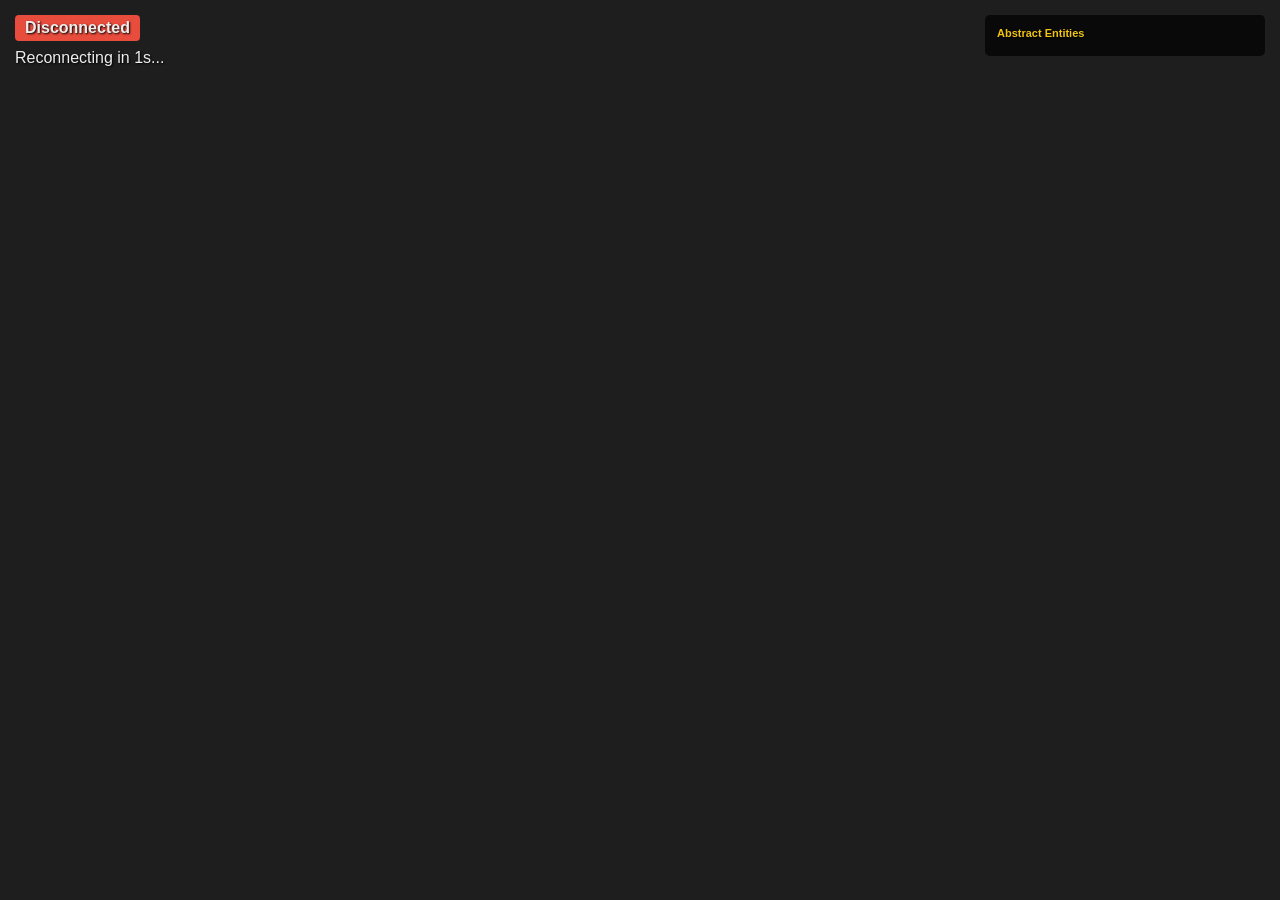
<file: index.html>
<!DOCTYPE html>
<html>
<head>
    <meta charset="utf-8">
    <title>Geometry Realtime Visualizer</title>
    <style>
        body { margin: 0; overflow: hidden; background: #1e1e1e; color: #eee; font-family: 'Segoe UI', Tahoma, Geneva, Verdana, sans-serif; }
        canvas { display: block; width: 100vw; height: 100vh; cursor: grab; }
        canvas:active { cursor: grabbing; }
        #overlay { position: absolute; top: 15px; left: 15px; pointer-events: none; text-shadow: 1px 1px 2px black; }
        .status-badge { display: inline-block; padding: 4px 10px; border-radius: 4px; font-weight: bold; margin-bottom: 8px;}
        
        /* 🌟 FIX: 右側パネルの幅を制限し、文字を折り返す */
        #side-panel {
            position: absolute; top: 15px; right: 15px; 
            width: 280px; max-width: 30vw; 
            background: rgba(0,0,0,0.7); padding: 12px; 
            border-radius: 5px; max-height: 90vh; 
            overflow-y: auto; overflow-x: hidden; 
            font-size: 11px; box-sizing: border-box; 
            word-wrap: break-word; text-shadow: 1px 1px 2px black;
        }
    </style>
</head>
<body>
    <div id="overlay">
        <div id="status" class="status-badge" style="background: #e74c3c;">Disconnected</div>
        <div id="info">Waiting for data...</div>
    </div>
    
    <div id="side-panel">
        <h4 style="margin: 0 0 5px 0; color: #f1c40f;">Abstract Entities</h4>
        <div id="entity-list"></div>
    </div>

    <canvas id="screen"></canvas>

    <script>
        const canvas = document.getElementById('screen');
        const ctx = canvas.getContext('2d');
        const statusEl = document.getElementById('status');
        const infoEl = document.getElementById('info');

        let nodesData = [];
        let focusData = [];

        let camera = { x: 0, y: 0, scale: 1, initialized: false };
        let isDragging = false;
        let lastMouse = { x: 0, y: 0 };

        function resize() {
            canvas.width = window.innerWidth;
            canvas.height = window.innerHeight;
            draw();
        }
        window.addEventListener('resize', resize);
        resize();

        canvas.addEventListener('mousedown', e => { isDragging = true; lastMouse = { x: e.clientX, y: e.clientY }; });
        window.addEventListener('mouseup', () => isDragging = false);
        window.addEventListener('mousemove', e => {
            if (!isDragging) return;
            camera.x += e.clientX - lastMouse.x;
            camera.y += e.clientY - lastMouse.y;
            lastMouse = { x: e.clientX, y: e.clientY };
            draw();
        });
        canvas.addEventListener('wheel', e => {
            const zoom = e.deltaY > 0 ? 0.9 : 1.1;
            const mouseX = e.clientX;
            const mouseY = e.clientY;
            camera.x = mouseX - (mouseX - camera.x) * zoom;
            camera.y = mouseY - (mouseY - camera.y) * zoom;
            camera.scale *= zoom;
            draw();
        });

        function mathToCanvas(x, y) {
            return {
                X: camera.x + x * camera.scale,
                Y: camera.y - y * camera.scale
            };
        }

        function draw() {
            ctx.clearRect(0, 0, canvas.width, canvas.height);
            const drawnLabels = [];

            nodesData.forEach(n => {
                if (!n.coords || n.coords.length < 3) return;

                const heatRatio = Math.min(n.heat / 20.0, 1.0);
                const r = Math.floor(heatRatio * 255);
                const b = Math.floor((1 - heatRatio) * 255);
                const color = `rgb(${r}, 180, ${b})`;
                const isFocused = focusData.includes(n.name);

                ctx.lineWidth = isFocused ? 3 : 1.5;
                ctx.strokeStyle = isFocused ? '#f1c40f' : (n.heat > 0 ? color : '#555');
                ctx.fillStyle = ctx.strokeStyle;

                if (n.type === 'Point') {
                    const z = n.coords[2] === 0 ? 1 : n.coords[2];
                    const mx = n.coords[0] / z;
                    const my = n.coords[1] / z;
                    const { X, Y } = mathToCanvas(mx, my);

                    ctx.beginPath();
                    ctx.arc(X, Y, isFocused ? 6 : 4, 0, Math.PI * 2);
                    ctx.fill();

                    let labelY = Y - 10;
                    while (drawnLabels.some(l => Math.abs(l.X - X) < 15 && Math.abs(l.Y - labelY) < 12)) {
                        labelY -= 15;
                    }
                    ctx.fillStyle = isFocused ? '#f1c40f' : 'white';
                    ctx.font = isFocused ? "bold 14px sans-serif" : "12px sans-serif";
                    ctx.fillText(n.name, X + 8, labelY);
                    drawnLabels.push({ X: X + 8, Y: labelY });
                }

                if (n.type === 'Line' && n.coords.length >= 3) {
                    const [a, b, c] = n.coords;
                    ctx.beginPath();
                    
                    const minMathX = -camera.x / camera.scale;
                    const maxMathX = (canvas.width - camera.x) / camera.scale;
                    const minMathY = (camera.y - canvas.height) / camera.scale;
                    const maxMathY = camera.y / camera.scale;
                    
                    const extX = Math.abs(maxMathX - minMathX) * 2;
                    const extY = Math.abs(maxMathY - minMathY) * 2;

                    if (Math.abs(b) > Math.abs(a)) {
                        const x1 = minMathX - extX;
                        const x2 = maxMathX + extX;
                        const y1 = (-c - a * x1) / b;
                        const y2 = (-c - a * x2) / b;
                        const p1 = mathToCanvas(x1, y1), p2 = mathToCanvas(x2, y2);
                        ctx.moveTo(p1.X, p1.Y); ctx.lineTo(p2.X, p2.Y);
                    } else if (Math.abs(a) > 1e-8) {
                        const y1 = minMathY - extY;
                        const y2 = maxMathY + extY;
                        const x1 = (-c - b * y1) / a;
                        const x2 = (-c - b * y2) / a;
                        const p1 = mathToCanvas(x1, y1), p2 = mathToCanvas(x2, y2);
                        ctx.moveTo(p1.X, p1.Y); ctx.lineTo(p2.X, p2.Y);
                    }
                    ctx.stroke();
                }

                // 🌟 FIX: 円の描画 (浮動小数点誤差による負の平方根を回避)
                if (n.type === 'Circle' && n.coords.length >= 4) {
                    const [A, D, E, F] = n.coords;
                    if (Math.abs(A) > 1e-8) {
                        const cx_m = -D / (2 * A);
                        const cy_m = -E / (2 * A);
                        // 微小なマイナス誤差を 0 にクリップして NaN を防ぐ
                        const rSq = Math.max(0, (D*D + E*E - 4*A*F) / (4*A*A));
                        if (rSq > 0) {
                            const r = Math.sqrt(rSq);
                            const { X, Y } = mathToCanvas(cx_m, cy_m);
                            ctx.beginPath();
                            ctx.arc(X, Y, r * camera.scale, 0, Math.PI * 2);
                            ctx.stroke();
                        }
                    }
                }
            });
        }

        function connect() {
            const ws = new WebSocket("ws://127.0.0.1:8765");
            
            ws.onopen = () => {
                statusEl.innerText = "Connected";
                statusEl.style.background = "#2ecc71";
            };

            ws.onmessage = (event) => {
                const data = JSON.parse(event.data);
                nodesData = data.nodes;
                focusData = data.focus;
                const currentTheorem = data.current_theorem; // 🌟 追加
                
                // 🌟 FIX: 定理名とフォーカス図形を改行して見やすく表示する
                infoEl.innerHTML = `
                    <div style="margin-bottom: 3px;">Entities: <b>${nodesData.length}</b></div>
                    <div style="color: #f1c40f; margin-bottom: 3px;">🔍 <b>${currentTheorem}</b> を探索中...</div>
                    <div style="color: #aaa; font-size: 0.9em;">Focus: ${focusData.join(', ') || 'None'}</div>
                `;

                if (!camera.initialized && nodesData.length > 0) {
                    let minX = Infinity, maxX = -Infinity, minY = Infinity, maxY = -Infinity;
                    let ptsCount = 0;
                    nodesData.forEach(n => {
                        if (n.type === 'Point' && Math.abs(n.coords[2]) > 1e-5 && n.name.length <= 3) {
                            const x = n.coords[0] / n.coords[2];
                            const y = n.coords[1] / n.coords[2];
                            if (Math.abs(x) < 10000 && Math.abs(y) < 10000) {
                                minX = Math.min(minX, x); maxX = Math.max(maxX, x);
                                minY = Math.min(minY, y); maxY = Math.max(maxY, y);
                                ptsCount++;
                            }
                        }
                    });
                    if (ptsCount >= 2) {
                        const pad = 100; 
                        const w = maxX - minX || 1;
                        const h = maxY - minY || 1;
                        camera.scale = Math.min((canvas.width - pad*2) / w, (canvas.height - pad*2) / h);
                        camera.x = canvas.width / 2 - ((maxX + minX) / 2) * camera.scale;
                        camera.y = canvas.height / 2 + ((maxY + minY) / 2) * camera.scale;
                        camera.initialized = true;
                    }
                }
                draw();

                // 右側パネルの更新
                const entityListEl = document.getElementById('entity-list');
                let listHtml = '';
                
                const abstractNodes = nodesData.filter(n => ['Angle', 'Direction', 'Scalar', 'Circle'].includes(n.type));
                abstractNodes.sort((a, b) => a.type.localeCompare(b.type) || a.name.localeCompare(b.name));
                
                let currentCategory = '';
                abstractNodes.forEach(n => {
                    if (currentCategory !== n.type) {
                        currentCategory = n.type;
                        listHtml += `<div style="color: #3498db; margin-top: 8px; font-weight: bold; border-bottom: 1px solid #555; padding-bottom: 2px;">${n.type}s</div>`;
                    }
                    
                    const isFocused = focusData.includes(n.name);
                    const color = isFocused ? '#f1c40f' : (n.heat > 0 ? '#e74c3c' : '#ccc');
                    
                    const valStr = n.coords.length > 0 ? `[${n.coords.map(c => c.toFixed(2)).join(', ')}]` : '';
                    const parentStr = n.parents && n.parents.length > 0 ? `← (${n.parents.join(', ')})` : '';
                    
                    listHtml += `<div style="color: ${color}; margin: 3px 0;">
                        <b>${n.name}</b> <span style="font-size: 0.9em;">${valStr}</span><br>
                        <span style="color: #888; font-size: 0.85em;">${parentStr}</span>
                    </div>`;
                });
                entityListEl.innerHTML = listHtml;
            };

            ws.onclose = () => {
                statusEl.innerText = "Disconnected";
                statusEl.style.background = "#e74c3c";
                infoEl.innerText = "Reconnecting in 1s...";
                camera.initialized = false; 
                setTimeout(connect, 1000);
            };

            ws.onerror = () => ws.close();
        }

        connect();
    </script>
</body>
</html>
</file>
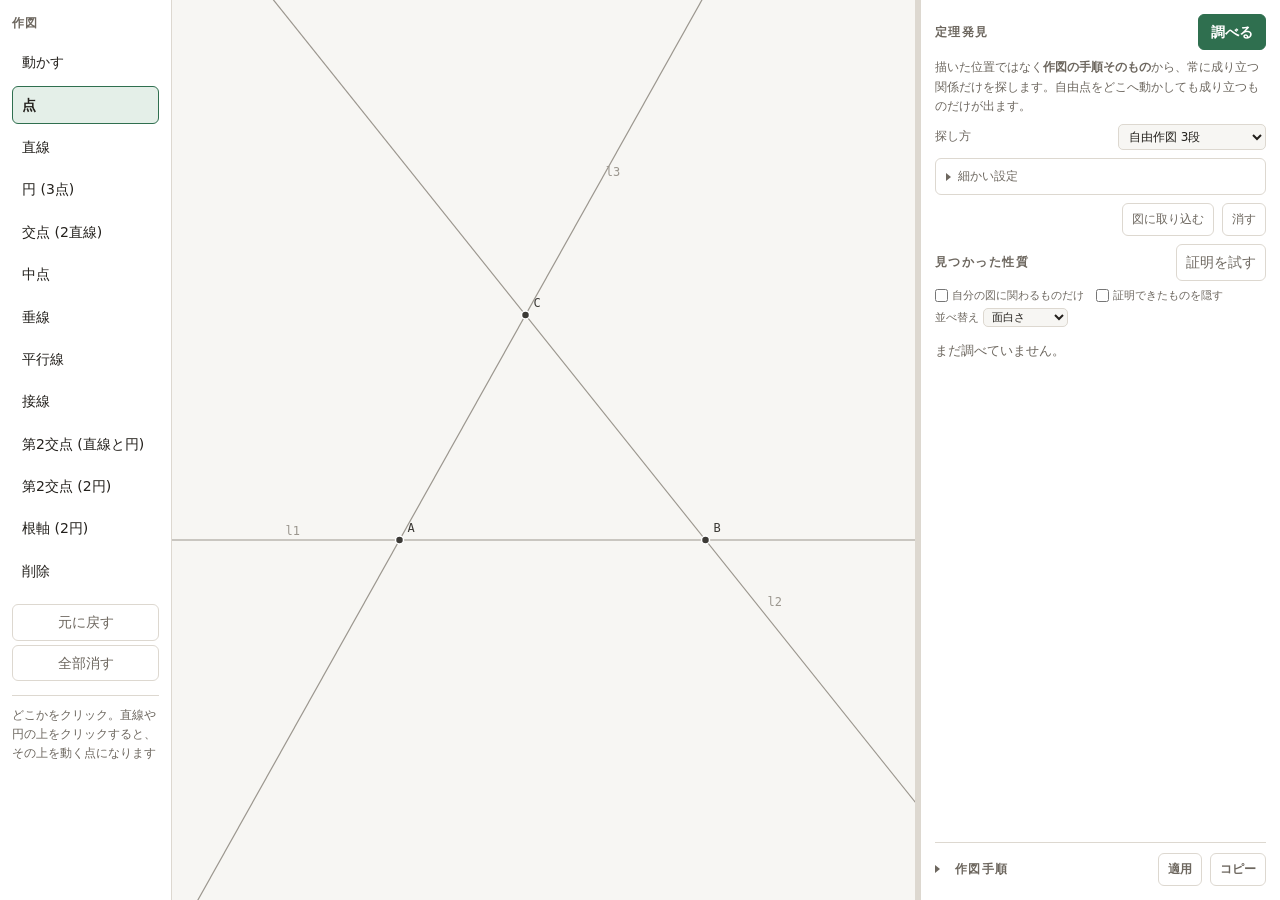
<file: web/index.html>
<!doctype html>
<html lang="ja">
<head>
<meta charset="utf-8">
<meta name="viewport" content="width=device-width, initial-scale=1">
<title>作図と定理発見</title>
<link rel="stylesheet" href="app.css">
</head>
<body>
<div id="app">
  <aside id="tools">
    <h1>作図</h1>
    <div class="group" id="toolbar"></div>
    <div class="group">
      <button class="util" data-act="undo" title="Ctrl+Z">元に戻す</button>
      <button class="util" data-act="clear">全部消す</button>
    </div>
    <p class="hint" id="hint">点ツールで自由点を置いてください。</p>
  </aside>

  <main id="stage">
    <canvas id="canvas"></canvas>
    <div id="statusbar"><span id="coords"></span></div>
  </main>

  <div id="splitter" role="separator" aria-orientation="vertical"
       title="ドラッグして幅を変える（ダブルクリックで既定に戻す）"></div>

  <aside id="side">
    <section>
      <div class="sechead">
        <h2>定理発見</h2>
        <span class="headbtns">
          <button id="stop" class="util" hidden title="探索と証明を打ち切ります">中止</button>
          <button id="discover">調べる</button>
        </span>
      </div>
      <p class="note">描いた位置ではなく<strong>作図の手順そのもの</strong>から、常に成り立つ関係だけを探します。自由点をどこへ動かしても成り立つものだけが出ます。</p>
      <label class="field">
        <span>探し方</span>
        <select id="rounds">
          <option value="0">描いた図のまま調べる</option>
          <option value="1">自由作図 1段</option>
          <option value="2">自由作図 2段</option>
          <option value="3" selected>自由作図 3段</option>
          <option value="4">自由作図 4段</option>
        </select>
      </label>
      <details id="advanced">
        <summary><span class="twisty" aria-hidden="true"></span>細かい設定</summary>
        <label class="field"><span>時間の上限 (秒)</span><input id="seconds" type="number" min="1" max="600" value="20"></label>
        <label class="field"><span>作図の実体数の上限</span><input id="cap" type="number" min="20" max="4000" step="20" value="400"></label>
        <label class="field"><span>1段あたりの材料数</span><input id="per_kind" type="number" min="3" max="20" value="8"></label>
        <label class="field"><span>調べる図形の数</span><input id="sweep" type="number" min="8" max="200" value="64"></label>
        <label class="field"><span>報告する件数</span><input id="top" type="number" min="1" max="200" value="30"></label>
        <label class="field"><span>証明の仕事量 (ステップ/件)</span><input id="prove_steps" type="number" min="100000" max="50000000" step="100000" value="300000"></label>
        <label class="field"><span>証明を試す件数</span><input id="prove_max" type="number" min="1" max="100" value="20"></label>
        <p class="note">自由作図の段数・実体数・調べる図形の数を上げるほど深い関係に届きますが、時間は急に増えます。時間の上限に達したところで打ち切ります。</p>
      </details>
      <p class="note" id="stagenote" hidden></p>

      <div id="auxbar" hidden>
        <span id="auxcount"></span>
        <button id="adopt" class="util">図に取り込む</button>
        <button id="dropaux" class="util">消す</button>
      </div>
      <div id="resulthead" hidden>
        <div class="sechead">
          <h2>見つかった性質 <span id="count"></span></h2>
          <button id="proveall" class="util" title="今の図(補助作図も含む)で、どれが今の定理集合からすぐ出るかを確かめます">証明を試す</button>
        </div>
        <div class="filters">
          <label class="filterbox"><input id="onlymine" type="checkbox">自分の図に関わるものだけ</label>
          <label class="filterbox"><input id="hideproved" type="checkbox">証明できたものを隠す</label>
          <label class="filterbox">並べ替え
            <select id="sortby" title="どの指標で面白い順にするか">
              <option value="score">面白さ</option>
              <option value="degree">次数</option>
              <option value="heat">熱</option>
              <option value="degen">退化の関係</option>
              <option value="mine">自分の図</option>
            </select>
          </label>
        </div>
        <p class="note" id="sortnote"></p>
      </div>
      <div id="findings" class="empty">まだ調べていません。</div>
    </section>
    <details id="scriptbox">
      <summary><span class="twisty" aria-hidden="true"></span>作図手順<span class="spacer"></span><button id="apply" class="util" title="書き換えた作図手順を図に反映します(名前の変更もここで)">適用</button><button id="copy" class="util">コピー</button></summary>
      <textarea id="script" spellcheck="false" autocapitalize="off" autocomplete="off"
        placeholder="point A free&#10;line l1 through A B&#10;fact collinear A B C"
        title="そのまま書き換えられます。名前を変えたいときもここで直して「適用」(Ctrl+Enter)を押してください"></textarea>
      <p class="scripterr" id="scripterr" hidden></p>
    </details>
  </aside>
</div>
<script src="app.js"></script>
</body>
</html>
</file>
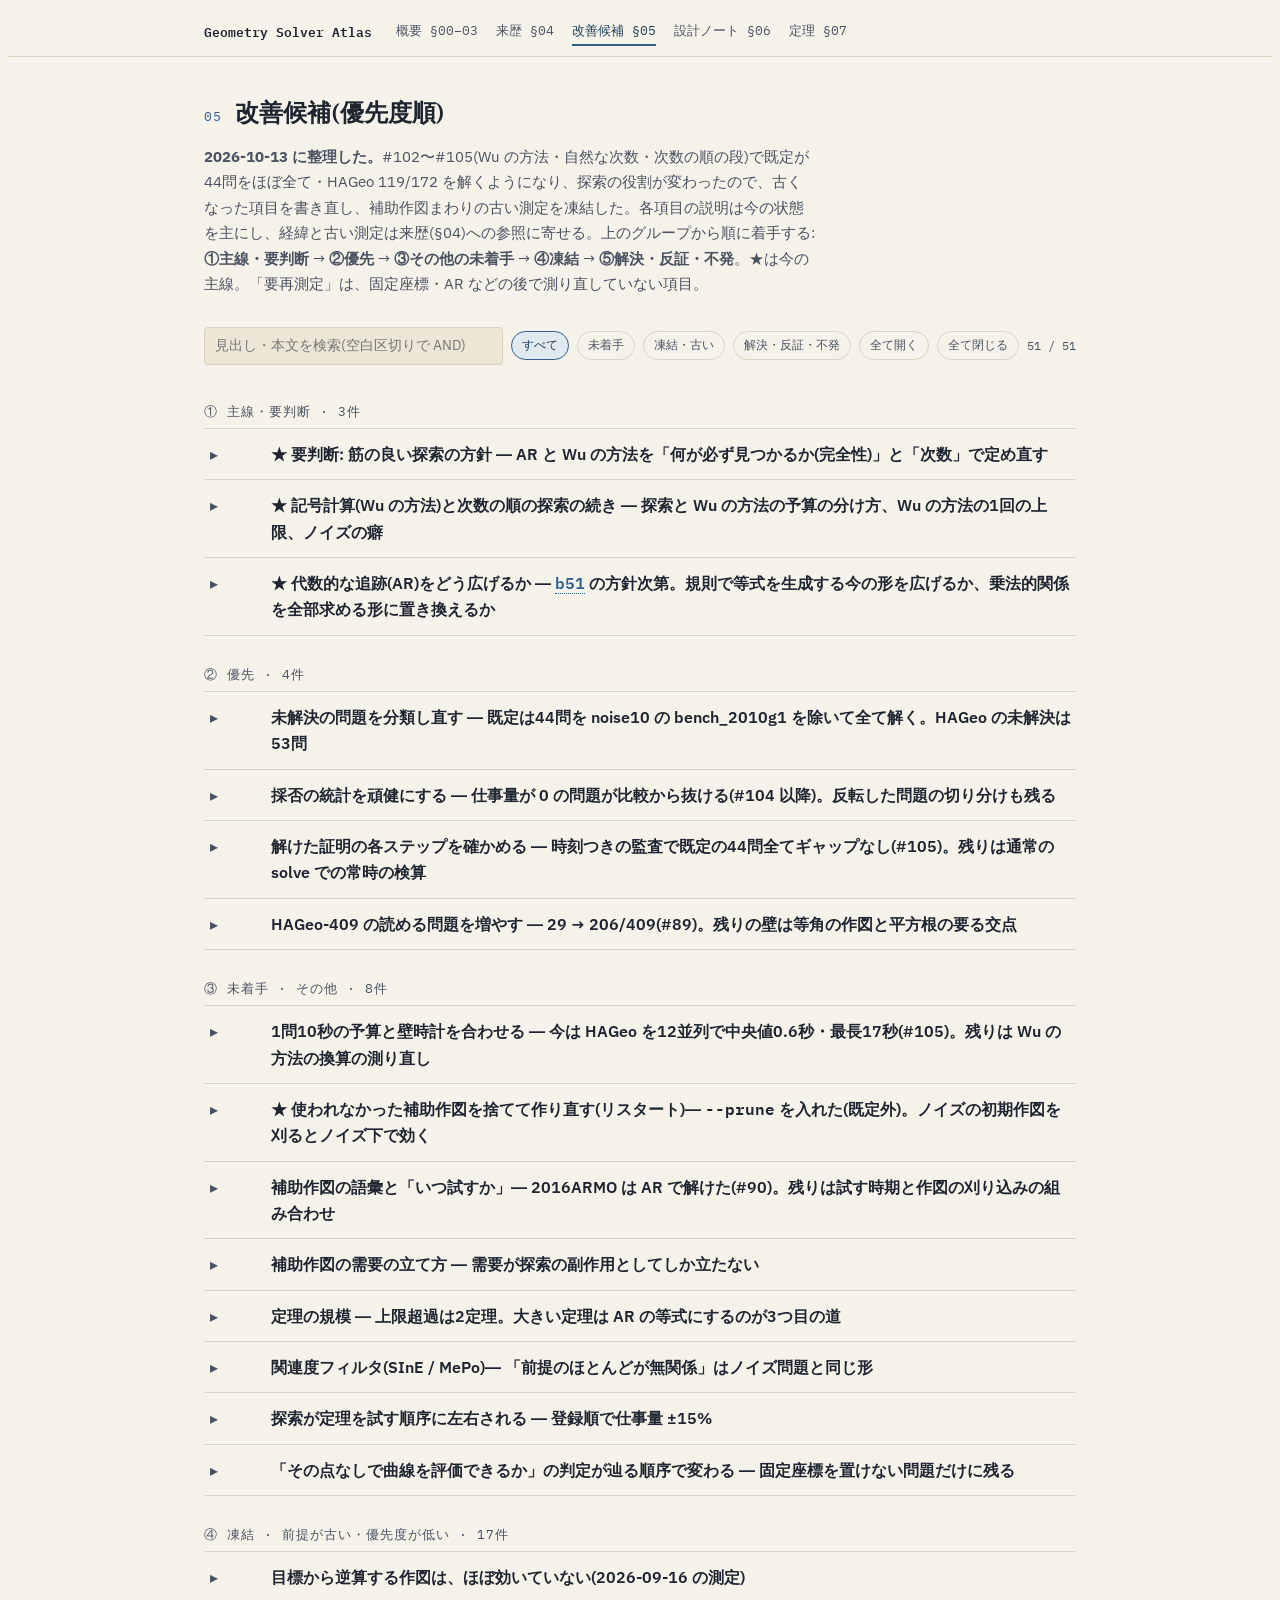
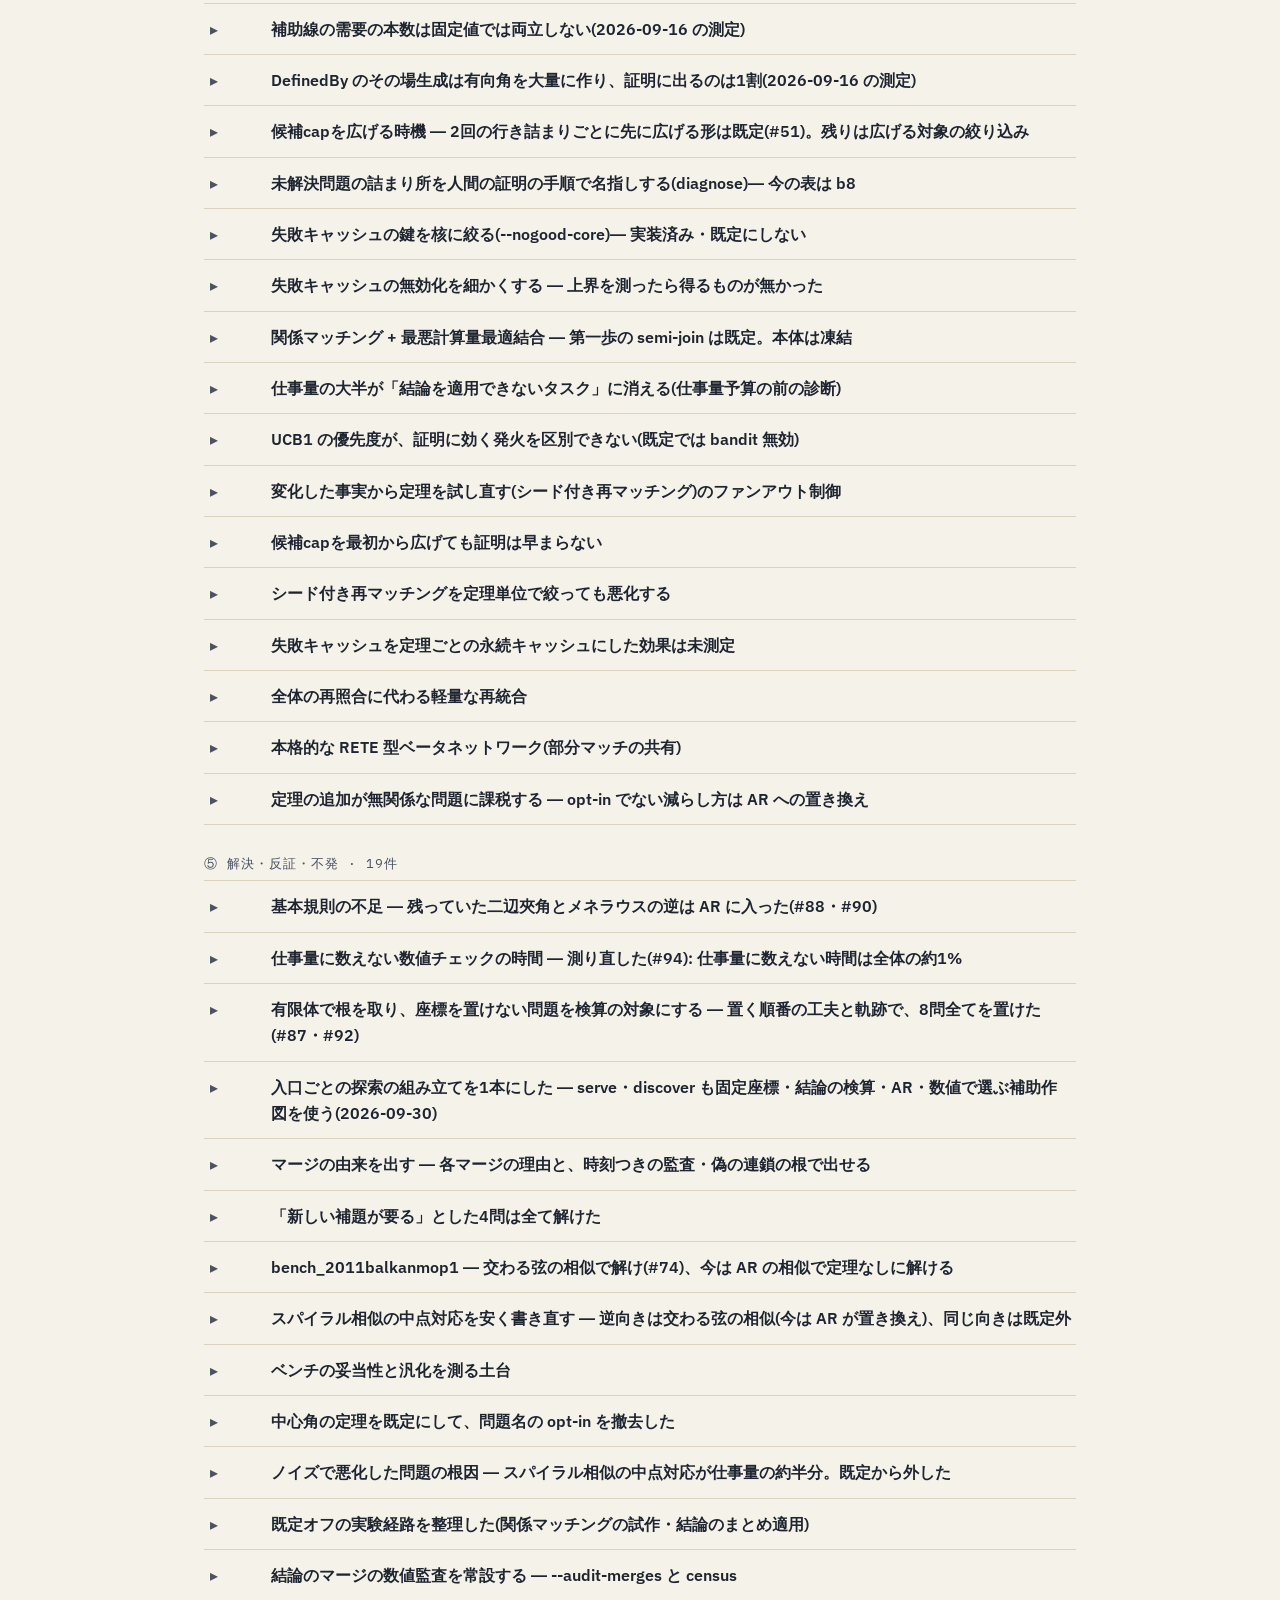
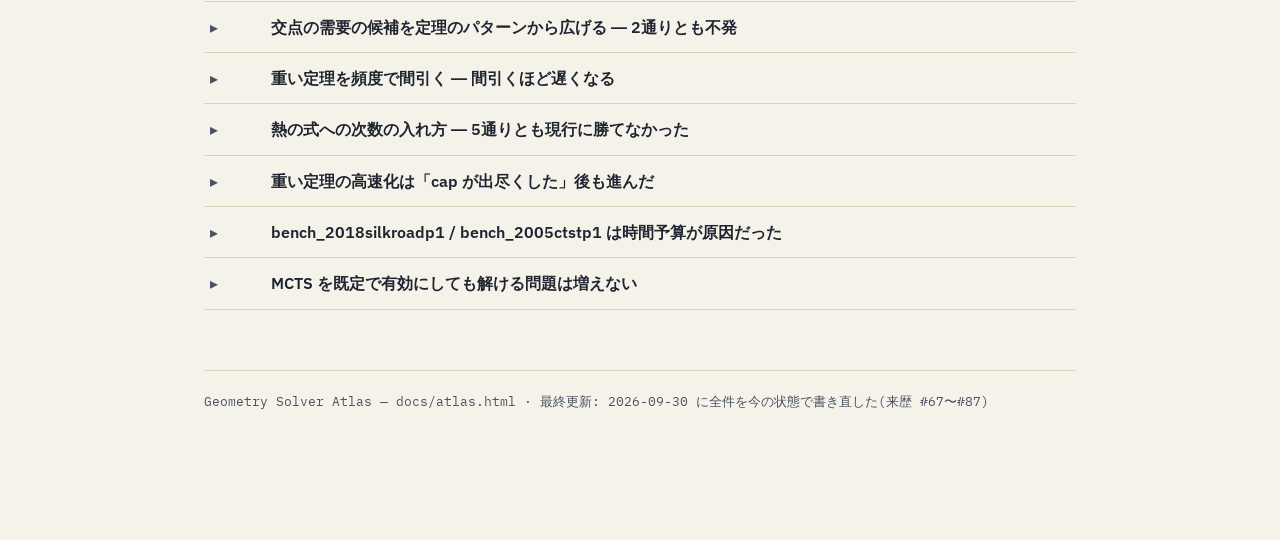
<file: docs/backlog.html>
<!doctype html>
<html lang="ja">
<meta charset="utf-8">
<meta name="viewport" content="width=device-width, initial-scale=1">
<title>Atlas · 改善候補</title>
<link rel="stylesheet" href="atlas.css">
<link rel="preconnect" href="https://fonts.gstatic.com" crossorigin>
<link rel="stylesheet" href="https://fonts.googleapis.com/css2?family=Fraunces:opsz,wght@9..144,500;9..144,600&family=IBM+Plex+Sans:wght@400;500;600&family=IBM+Plex+Mono:wght@400;500;600&display=swap">

<nav class="topnav"><div class="in"><span class="brand">Geometry Solver Atlas</span><a href="atlas.html">概要 §00–03</a><a href="ledger.html">来歴 §04</a><a href="backlog.html" aria-current="page">改善候補 §05</a><a href="notes.html">設計ノート §06</a><a href="theorems.html">定理 §07</a></div></nav>
<div class="wrap">
  <section id="backlog">
<div class="section-head"><span class="section-num">05</span><h2>改善候補(優先度順)</h2></div>
<p class="section-note"><b>2026-10-13 に整理した。</b>#102〜#105(Wu の方法・自然な次数・次数の順の段)で既定が44問をほぼ全て・HAGeo 119/172 を解くようになり、探索の役割が変わったので、古くなった項目を書き直し、補助作図まわりの古い測定を凍結した。各項目の説明は今の状態を主にし、経緯と古い測定は来歴(§04)への参照に寄せる。上のグループから順に着手する: <b>①主線・要判断</b> → <b>②優先</b> → <b>③その他の未着手</b> → <b>④凍結</b> → <b>⑤解決・反証・不発</b>。★は今の主線。「要再測定」は、固定座標・AR などの後で測り直していない項目。</p>
<div class="toolbar"><input type="search" id="q" placeholder="見出し・本文を検索(空白区切りで AND)"><button type="button" data-filter="all" aria-pressed="true">すべて</button><button type="button" data-filter="open" aria-pressed="false">未着手</button><button type="button" data-filter="frozen" aria-pressed="false">凍結・古い</button><button type="button" data-filter="done" aria-pressed="false">解決・反証・不発</button><button type="button" id="expand">全て開く</button><button type="button" id="collapse">全て閉じる</button><span class="count" id="count"></span></div>
<div class="group"><div class="group-title">① 主線・要判断 · 3件</div>
<details class="item" id="b51" data-status="open">
  <summary><span class="idx"></span><span class="t">★ 要判断: 筋の良い探索の方針 ― AR と Wu の方法を「何が必ず見つかるか(完全性)」と「次数」で定め直す</span></summary>
  <div class="body">
<div class="desc">ユーザーの問い(2026-10-13):「AR などは全探索系の手法だから筋の良さが保証しにくいので、筋の良い AR や Wu の方法をどう考えるかを決めたい」。<br>
<b>今:</b> 既定は 次数の順の段 → 定理の照合 + Wu の方法の試み(<a class="secref" href="ledger.html#l105">#105</a>)。どれも健全(示したものは正しい)だが、「何が見つかるか」を数学的に言えない。AR の格子に入る等式は、規則(相似の総当たり・共円や射影の検出・中点・鏡映など22件)が数値の候補から選んで作ったもので、見つかるのは「規則が生成した等式の線形結合」に限られる。Wu の方法は何でも示せるが、費用が作図の表し方で決まり(<a class="secref" href="ledger.html#l104">#104</a>: 1回の試みの上限を超える HAGeo 18問)、証明は1歩の計算になる。<br>
<b>案(筋の良さの定め方):</b> (1) <b>断片ごとの完全性</b> ― その方法で示せる事実の集まりを数学的に言える。(2) <b>費用が次数で抑えられる</b>。(3) <b>証明の次数</b>(使う事実・対象の次数の最大)<b>の小さい順に見つかる</b>。<br>
<b>AR を筋良くする:</b> AR の記号は点の差の等方座標 z<sub>X</sub> − z<sub>Y</sub>・z̄<sub>X</sub> − z̄<sub>Y</sub> の対数で、AR が示す事実(有向角・長さの比・共円・共線・相似・中点・共線の4点や共円の4点の複比)は、これらの積が定数になるという<b>乗法的関係</b>として書ける。作図は有理的なので配置空間の座標環は多項式環(一意分解)で、差たちの乗法的関係は、互いに素な基底に分けた指数の行列の<b>整数の核として全部求まる</b>(規則の総当たりが要らない。九点円の共円のような、規則の線形結合では出ないものも入る)。一般の直線の上では、別々の既約因子は互いに素のまま残るので、一変数の因数分解(法 P、i を入れるので F<sub>P²</sub>)で候補を求め(数値なので候補選びだけ)、関係の両辺を記号計算で確かめて証明にする。「図の点の差の乗法的関係は全て見つかる」と言える形で、今の規則による AR はその一部を生成しているものになる。<br>
<b>Wu の方法を筋良くする:</b> 乗法的関係に入らない事実(長さの和・調和の足し算など)だけを受け持つ。証明の次数を明示し、e-graph の事実で選んだ低い次数の表し方で計算する(<a class="secref" href="#b50">b50</a> (2))。<br>
<b>探索全体:</b> 次数 d ごとに 乗法的関係の閉包(完全)→ 残りを Wu の方法 → 補助作図は次数の低い順、を繰り返す(<a class="secref" href="ledger.html#l105">#105</a> の骨格)。定理の照合は「速くする層」と「証明を読める形に書き直す層」に下げ、熱・候補cap・バンディットなどの経験則は、筋の良い探索で置き換えられたものから外す。特定の図に依らない定理の一覧(計画の段階4)は、標準的な図での乗法的関係の格子を次数ごとに並べたものになる。</div>
    <div class="evidence"><b>(b)・(c) も決定(2026-10-13):</b> 証明は乗法的関係として書く(<a class="secref" href="ledger.html#l107">#107</a>: 独立な関係だけを「代数計算(乗法的関係)」で示して AR に入れる)。補助作図は次数の小さい順を基本にし、目標からの距離・よく使われるかなどで必要に応じて枝刈りする。ユーザーの指摘「足し引きしてから分解したほうが筋がいいこともありそう」: 点の差の和は補助点の差になる((z<sub>A</sub> − z<sub>B</sub>) + (z<sub>C</sub> − z<sub>D</sub>) = 2(z<sub>M</sub> − z<sub>N</sub>)、M・N は AC・BD の中点)ので、足し引きは補助点を足して分解することに当たる。補助点の役立ちは「足したときに格子の階数が、定義から出る分を超えて増えるか」で測れる。<br>
<b>次の一手:</b> (1) 補助作図を次数の順に ― <a class="secref" href="ledger.html#l108">#108</a>: 中点・交点・垂線の足を次数の順に試す枠を入れたが、「独立な関係が増える」で選ぶと至る所で入って悪化し、「目標が低い次数の関係で張れる」で選ぶと1問も入らない。役立ちを段階的に測る・補助点の組・作図の種類を増やす・定理の照合の手詰まりの補助作図と置き換えて比べる、が残り。 ― <a class="secref" href="ledger.html#l110">#110</a>: 1問も入らなかったのは、#108 の基準の土台から既知の高い次数の事実(「D は直線 DE の上」)が抜けていたため。直すと、補助点1つで目標が低い次数の事実から書ける候補が13問で1〜2個ずつ見つかり、次数の順の探索で8問に補助点が入る(解けた数は同じ。1問は補題 + AR の証明になり、4問は補助点の事実を Wu の方法が判定できずに仕事量が増えた)。「多くの因数に分解する(図と因子を多く共有する)点」は候補の約8割が当てはまって絞り込めないが、目標に効く点の順位付けには効く(上位22%)。役に立つ点は候補の中で次数が高め(次数を目標までに限ると落ちる)。今の探索の証明に使った補助点の多くは、定理の型が具体的な点を要るための足場で、事実の組み合わせで書ける関係を増やさない。<a class="secref" href="ledger.html#l111">#111</a>: 補助点の組は2点の間の事実まで入れても1問も届かない(目標の残りは目標の図形の原子にかかり、それに触れる関係を足せる候補が中央値7個・15問は0個)。上限は目標の次数の2倍にした(悪化は4問 → 1問)。残り: 補助点の事実を Wu の方法が判定できない(None)場合を分ける、補助点から作る補助点(順に作る組)、目標の図形にかかる低い次数の事実(目標の直線と図の直線の角など)を候補の事実に足す。(2) AR が線形に従う事実を出せない場合 ― <a class="secref" href="ledger.html#l109">#109</a>: 1問に約1つと見えたのはベクトルの組み方の誤りで、直すと12個(1問の等角だけ)。AR は図の事実の張る空間に対して実際にほぼ完全。取りこぼしは「線形に従うのに出せない」ではなく、「目標の次数の新しい関係を示せない」(Wu の方法の上限・補助作図)にある。<br>
<b>(以前の問い)</b> (b) 証明に求める形 ― 1歩の代数計算でよいか、乗法的関係(「この角・比の組み合わせが定数」)として書くか、名前のある定理の連鎖に書き直すか。(c) 補助作図(図に無い点)をどう筋良くするか ― 次数の低い作図から順に足す、など。<br>
<b>(a) は決定(2026-10-13): この方針で進める。</b> 最初の一手 <a class="secref" href="ledger.html#l106">#106</a>: 点の差の乗法的関係の格子を測った。図の事実が張る独立な関係のうち、AR だけで目標の次数より下の 92.5%、既定の探索の後で約 98% が分かり、足りないのは1問あたり数本(取りこぼしは目標の次数に集まる)。格子全体は図の事実の形の 2.4 倍。1問の時間は中央値 0.05秒。<br>
<b>次の一手:</b> 足りない独立な関係だけを次数の低い順に記号計算の恒等式で示して AR の格子に入れる(示す本数は階数の不足分。(b) の「乗法的関係として書く」形の証明になる)。</div>
    <div class="b-tags"><span class="tag">要判断</span><span class="tag">方針</span><span class="tag">AR</span><span class="tag">Wu の方法</span></div>
  </div>
</details>
<details class="item" id="b50" data-status="open">
  <summary><span class="idx"></span><span class="t">★ 記号計算(Wu の方法)と次数の順の探索の続き ― 探索と Wu の方法の予算の分け方、Wu の方法の1回の上限、ノイズの癖</span></summary>
  <div class="body">
<div class="desc">今(<a class="secref" href="ledger.html#l103">#103</a>〜<a class="secref" href="ledger.html#l105">#105</a>): 既定は、次数の順の段(予算の 1/4 まで)→ 定理の照合に Wu の方法の試みを足したもの(探索と予算を半分ずつ)で、44問は noise10 を除く全設定で 44/44、HAGeo 119/172。次数の順の探索だけ(<code>--degree-search</code>)は HAGeo 111 だが、段を回さない形(116)と解ける問題が違い、合わせると 127。<br>
<b>次の一手:</b> (1) <b>予算の分け方</b> ― 既定は Wu の方法の1回の試みが掛け算およそ 4,000 万回まで(探索と半分ずつ・上限は2倍ずつ)で、それを超える HAGeo 18問(#102 の1問60秒では示せた)を取れない。次数の順の段は安く済む問題が多く、そのとき残りの予算の大半を Wu の方法の1回に回すと取れる(<code>--degree-search</code> が拾う11問)。探索の手応え(手詰まりの続き方)で分け方を変えるなど、両方を取る形を探す。<br>
(2) <b>Wu の方法を安くする</b> ― e-graph が示した事実で、実体をより低い次数の定義で計算し直す(同値類の中で次数の低い定義を選ぶ・2つの曲線に乗ると分かった点を交点として作り直す。使った併合・接続を Wu の方法の一歩の前提に書く)。一番重いのは目標の式の小行列式なので、ここが小さくなれば効く。<br>
(3) <b>ノイズの癖</b>(以前から): ノイズの作図が前提の直線と一致すると、前提の接続が「定義から従う接続」とみなされて前提の曲線から外れる(<code>compute_extraneous_incidences</code>。Wu の方法は前提の少ない広い図で考えて示せなくなる)。前提を乱数の座標で満たせない図(bench_2010g1)では、ノイズの作図の退化の見送りが効かず、2点が一致する円ができる(#105 で、それに点を接続して偽の併合が連鎖した。Wu の方法の側は直した)。<br>
(4) 特定の図に依らない定理の一覧(計画の段階4、ユーザーの別の興味): 小さい図(三角形と外心・垂心などの標準的な点)で成り立つ事実を次数の順に全て数え、#105 の「線形には従わない新しい事実」を図をまたいで集める。</div>
  </div>
</details>
<details class="item" id="b45" data-status="open">
  <summary><span class="idx"></span><span class="t">★ 代数的な追跡(AR)をどう広げるか ― <a class="secref" href="#b51">b51</a> の方針次第。規則で等式を生成する今の形を広げるか、乗法的関係を全部求める形に置き換えるか</span></summary>
  <div class="body">
<div class="desc">今の AR(<a class="secref" href="ledger.html#l82">#82</a>〜<a class="secref" href="ledger.html#l101">#101</a>、規則の一覧は §07): 2点の差の形式的な対数と J・I の線束の記号を整数の格子(ℤⁿ ⊕ ℤ/4)で閉じる。格子に入れる等式は、規則(有向角・複比・比と平行・射影・円・長さ・相似と対応する点・メネラウスとチェバ・鏡映・中心の分かった円・二次曲線・根軸の逆・調和点列と中点)が数値の候補から選んで作り、呼ぶたびに作り直す。既定では次数の順の段の中と、定理の照合の手詰まりで回る(<a class="secref" href="ledger.html#l105">#105</a>)。照合に残る定理は円周角の定理・中心角・垂直二等分線・中点連結(<a class="secref" href="ledger.html#l92">#92</a>〜<a class="secref" href="ledger.html#l94">#94</a>)。</div>
    <div class="evidence"><b>規則の形のまま広げる場合の次の一手:</b> (1) 照合に残る4定理を AR に任せる(外すとノイズ下で 2016 ARMO g10 P2 などが落ちる)。(2) 相似で対応する点を三角形の中の点へ(外心どうし・垂心どうし)。(3) 内心の弧の中点・垂心の比 AH = 2·OM(<a class="secref" href="ledger.html#l100">#100</a> の分類で多い作図)。(4) 大きい図で重い(HAGeo 2020RMMSLG3 は相似の AA だけで1回の上限に当たる)。効き目の測り方は <code>--ar-usage</code>・<code>--ar-off</code>(<a class="secref" href="ledger.html#l98">#98</a>)。<br>
<b>置き換える場合(<a class="secref" href="#b51">b51</a>):</b> 図の点の差の乗法的関係を全部求める形にすれば、(1)〜(3) の規則の追加は要らない。(4) は互いに素な基底の大きさの問題に変わる。<br>
<b>方針:</b> 長さは比で(足し算は扱わない)。証明で数値に頼ってよいのは向きの選択と相異なることの確認だけ。</div>
    <div class="b-tags"><span class="tag">AR</span><span class="tag">長さは比で</span></div>
  </div>
</details>
</div>
<div class="group"><div class="group-title">② 優先 · 4件</div>
<details class="item" id="b8" data-status="open">
  <summary><span class="idx"></span><span class="t">未解決の問題を分類し直す ― 既定は44問を noise10 の bench_2010g1 を除いて全て解く。HAGeo の未解決は53問</span></summary>
  <div class="body">
<div class="desc">既定(<a class="secref" href="ledger.html#l105">#105</a> の後、予算100万)は44問の6設定のうち、解けないのは noise10 の bench_2010g1 だけ(基準でも解けない。前提の曲線が2本の自由点で Wu の方法が使えず、ノイズの作図が前提の直線と重なる癖(<a class="secref" href="#b50">b50</a> (3))もある)。<a class="secref" href="ledger.html#l67">#67</a>・<a class="secref" href="ledger.html#l100">#100</a> の分類は Wu の方法の前のもので古い。<br>
HAGeo の未解決53問を、Wu の方法の1問60秒(<a class="secref" href="ledger.html#l102">#102</a>)で見ると: 示せる 17、時間切れ 24、諦めた 12(計算の上限 9・定義の循環 2・前提の曲線が2本の自由点 1)。示せる17問は予算の分け方(<a class="secref" href="#b50">b50</a> (1))の問題で、残りの36問は Wu の方法も届かない。</div>
    <div class="evidence"><b>次の一手:</b> <code>bench/unsolved.sh</code> で今の既定の未解決を分け直す(予算の分け方・Wu の方法の上限・記号計算に無い作図や定義の循環・規則も補助作図も足りない)。</div>
    <div class="b-tags"><span class="tag">未解決の分類</span></div>
  </div>
</details>
<details class="item" id="b43" data-status="open">
  <summary><span class="idx"></span><span class="t">採否の統計を頑健にする ― 仕事量が 0 の問題が比較から抜ける(#104 以降)。反転した問題の切り分けも残る</span></summary>
  <div class="body">
<div class="desc"><b>今(2026-10-13):</b> <code>bench/cmp.py</code> は仕事量が 0 の問題を「両方で解けた」から外す(対数が取れないため)。Wu の方法が最初に掛け算160回未満で示すと仕事量が 0 になるので、#104 以降の比較では両方で44問を解いても n=33 になり、幾何平均が大きく歪む(既定の切り替えで +135% と出た)。仕事量に1を足して比べるなどに直す。<br>
今: <code>bench/cmp_all.sh</code>(<code>bench/cmp.py</code>)が、合計・幾何平均・中央値・20%超の悪化/改善の数と落ちた/増えた問題を出す。合計は重い数問に引きずられるので、採否は幾何平均と悪化の数で見る(#83〜#87 はこれで決めた)。</div>
    <div class="evidence"><b>残り:</b> 反転した問題だけ予算を3倍(<code>--steps=24000000</code>)にして「落ちた」のか「予算の外へ押し出された」のかを分ける手順を道具にする。壁時計の安全弁(600秒)に当たる重い問題は、機械の混み具合で結果が変わりうる(<a class="secref" href="ledger.html#l74">#74</a>)。以前いちばん反転していた bench_2018chnwesternmop5 は AR で全設定で解けるようになった(<a class="secref" href="ledger.html#l85">#85</a>)。</div>
    <div class="b-tags"><span class="tag">採否の統計</span></div>
  </div>
</details>
<details class="item" id="b44" data-status="open">
  <summary><span class="idx"></span><span class="t">解けた証明の各ステップを確かめる ― 時刻つきの監査で既定の44問全てギャップなし(#105)。残りは通常の solve での常時の検算</span></summary>
  <div class="body">
<div class="desc"><b>今(2026-10-13):</b> Wu の方法の一歩は記号計算(法 2⁶¹−1 の恒等式)で示し、数値に頼るのは非退化だけ。退化した作図の値が 0 になって恒等式に見えるのを断るようにした(<a class="secref" href="ledger.html#l105">#105</a>)。既定で解ける44問全てが時刻つきの監査でギャップ・循環なし、検査を外した監査で44問・noise20・HAGeo とも偽のマージ0件。<br>
今: 証明の監査は時刻つき(<a class="secref" href="ledger.html#l87">#87</a>) ― 各ステップの前提がそれより前に成り立っていたか、説明が循環していないかを確かめ、記録の無い接続は定義から・前提のものだけを基底の事実にする。解けている37問全てがギャップ・循環なし。全マージの数値監査(<code>--audit-merges --no-merge-checks</code>、<code>bench/census.sh</code>)は固定座標で42問が対象、偽0。目標が共円・接続の問題も目標の検算と監査を通す(<a class="secref" href="ledger.html#l86">#86</a>)。</div>
    <div class="evidence"><b>残り:</b> (1) 数値の監査は <code>--audit-merges</code> のときだけで、通常の solve では証明に使ったステップを数値で確かめていない(固定座標の値は計算済みなので安い)。(2) 座標を置けない2問(<a class="secref" href="#b46">b46</a>)。(3) bench_2008armog10p6 を <code>--rules=chord,parallelogram,spiral</code> で回すと図が崩壊した件(2026-09-29、固定座標・非退化条件の前)は測り直していない。</div>
    <div class="b-tags"><span class="tag">健全性</span><span class="tag">監査</span></div>
  </div>
</details>
<details class="item" id="b41" data-status="open">
  <summary><span class="idx"></span><span class="t">HAGeo-409 の読める問題を増やす ― 29 → 206/409(#89)。残りの壁は等角の作図と平方根の要る交点</span></summary>
  <div class="body">
<div class="desc">#89 で円の定義(<code>CircleCenterPoint</code>)・既知の共有点を使う第2交点・対称点・直角/二等辺三角形・平行四辺形・接線・内心(三角形を内接円から作る)を足し、読める問題が 29 → 206/409。保留問題と手で写した bench_* を除いた172問が広い集合 <code>bench/hageo.txt</code>(<code>bench/hageo.sh</code>、採否には使わず報告する)。今は 既定で 42/172 が解ける(#90)。</div>
    <div class="evidence"><b>残りの壁</b>(先頭の理由): 等角の作図 <code>angle_equal1</code>(28)・2つの交点を同時に作る文(22、平方根)・既知の共有点が無い円との交点(平方根)・内接円から作れない内心(別の三角形の内心、19)・<code>angle_equal2</code>・<code>midarc_no</code>・<code>circle_center_radius</code>・正三角形。</div>
    <div class="b-tags"><span class="tag">読める問題 206</span><span class="tag">広い集合</span></div>
  </div>
</details>
</div>
<div class="group"><div class="group-title">③ 未着手 · その他 · 8件</div>
<details class="item" id="b49" data-status="open">
  <summary><span class="idx"></span><span class="t">1問10秒の予算と壁時計を合わせる ― 今は HAGeo を12並列で中央値0.6秒・最長17秒(#105)。残りは Wu の方法の換算の測り直し</span></summary>
  <div class="body">
<div class="desc"><b>今(2026-10-13):</b> Wu の方法の掛け算160回を仕事量1と数える(#104、約 2×10⁷ 回/秒の実測から)。既定で HAGeo は12並列で中央値0.6秒・90%点8.6秒・最長17.2秒。Wu の方法の速さは問題で 1.6×10⁷〜6.9×10⁷ 回/秒と開いているので、重い問題で換算が壁時計とずれる。<br>
ユーザー方針(2026-09-30): 1問あたり10秒前後で探索を切り上げる。既定の予算を 800万 → 100万にした(<a class="secref" href="ledger.html#l91">#91</a>)。
44問は1問7秒以内(12並列で全体8秒)。HAGeo は12並列で中央値8秒・最大20秒だった(#92 の後は中央値6.4秒・最長11.9秒)。仕事量1あたりの時間が、軽い問題の dfs_match で約5µs、
大きい図(HAGeo 2020RMMSLG3)で約60µs、AR の行演算で 1.5〜4µs と開いている(AR は #91 で速くなったので、今は2回で1と数えるのが時間より重い)。</div>
    <div class="evidence"><b>済み(<a class="secref" href="ledger.html#l92">#92</a>):</b> 大きい図で遅かったのは dfs_match ではなく、仕事量に数えないタスクの合間の合同閉包だった(XinXingV28p2 で時間の68%)。円周点 I・J や方向の点が変わるたびに全ての円・無限遠直線を調べ直していたのを飛ばし、何も併合しなかった判定は世代が動くまで繰り返さない。<code>--profile</code> に照合・合同閉包(種類別)・結論の適用などの内訳を足した。<br><b>次の一手:</b> (2) 済み(<a class="secref" href="ledger.html#l94">#94</a>): AR の行演算を4回で仕事量1(実測で dfs_match 1回 7.7µs、行演算1回 2.0µs)。壁時計の安全弁がタスクの途中でも効くようにした。(<a class="secref" href="ledger.html#l95">#95</a>) AR を速くし(行演算1回 2.0 → 0.74µs)、換算を12回で1にした。(<a class="secref" href="ledger.html#l96">#96</a>・<a class="secref" href="ledger.html#l97">#97</a>) 等式の投入と相似も速くし、換算を18回で1にした。残り: 予算100万で HAGeo は12並列で中央値11秒・最長17秒(66/172)なので、「1問10秒」に合わせるなら予算を 70〜80万に下げるかを決める。
(3) AR の行演算の換算(今は2回で1)を測り直す。<br>
<b>予算を 200 万にした場合:</b> 44問は同じ 39、HAGeo 29 → 39 だが1問16秒前後(12並列)。</div>
    <div class="b-tags"><span class="tag">ユーザー方針</span><span class="tag">仕事量</span><span class="tag">dfs_match</span></div>
  </div>
</details>
<details class="item" id="b48" data-status="open">
  <summary><span class="idx"></span><span class="t">★ 使われなかった補助作図を捨てて作り直す(リスタート)― <code>--prune</code> を入れた(既定外)。ノイズの初期作図を刈るとノイズ下で効く</span></summary>
  <div class="body">
<div class="desc">ユーザー案(2026-09-30): 補助作図が溜まったら無駄な作図を一旦クリアする。実体は消さず無効にする(<code>--prune=&lt;倍率&gt;</code>)。使われた図形(問題文・合流した・定義以外の接続)とその作図の親を残し、補助作図とそれに依存するものだけ刈る。2回前の手詰まりより後に作ったものと、一度戻したものは刈らない。同じ作図がもう一度求められたら戻す(<code>live_memo</code>・<code>revive</code>)。経緯: docs/notes/mmp_core.md「使われなかった作図の刈り込み」。</div>
    <div class="evidence"><b>測ったこと(33問、rc5 との比較):</b> 補助作図だけを刈る版は既定ではほとんど効かない(刈れる量が少ない)。使われなかった問題文の作図(ノイズ)も刈る実験版(<code>--prune-given</code>)で、noise5 で newton_gauss が解け pappus が 726万 → 16.7万、noise10 で pappus が解け 2010 G1 が落ち、noise20 で pappus が解けた。既定では pascal 1.21倍・newton_gauss 1.10倍。<br>
<b>次の一手:</b> 全44問×6設定で <code>--prune=1.5 --prune-given</code> を測って既定にするか決める。</div>
    <div class="b-tags"><span class="tag">ユーザー案</span><span class="tag">方針E</span><span class="tag">既定外</span></div>
  </div>
</details>
<details class="item" id="b36" data-status="open">
  <summary><span class="idx"></span><span class="t">補助作図の語彙と「いつ試すか」― 2016ARMO は AR で解けた(#90)。残りは試す時期と作図の刈り込みの組み合わせ</span></summary>
  <div class="body">
<div class="desc">今: 手が全部尽きたときの最後の手として、汎用の補助作図(<a class="secref" href="ledger.html#l72">#72</a>)と数値で選ぶ補助作図(<a class="secref" href="ledger.html#l80">#80</a>)を同じ回に試す。desargues が解けた。行き詰まりのたびに試す版(<code>--numeric-aux-early</code>)でしか解けなかった 2016 ARMO は、AR の二辺夾角・三辺の相似で既定で解けるようになった(#90)。</div>
    <div class="evidence"><b>次の一手:</b> 早めに試す版と、作図の刈り込み(<a class="secref" href="#b48">b48</a>、<code>--prune</code>)を組む(試した補助作図を捨てられる)。</div>
    <div class="b-tags"><span class="tag">補助作図</span></div>
  </div>
</details>
<details class="item" id="b33" data-status="open">
  <summary><span class="idx"></span><span class="t">補助作図の需要の立て方 ― 需要が探索の副作用としてしか立たない</span></summary>
  <div class="body">
<div class="desc">今の需要は「定理のマッチがこの図形を欲しがって空振りした回数」に代数的次数の近さを加点したもの。補助線は「図を増やす組」と「既に共線の組」を別枠で引く(<a class="secref" href="ledger.html#l62">#62</a>)。座標で試作して新しい一致を生む候補を選ぶ案は、数値で選ぶ補助作図として最後の手に入った(<a class="secref" href="ledger.html#l80">#80</a>)。</div>
    <div class="evidence"><b>残る本体:</b> 需要はマッチングの副作用としてしか立たないので、マッチングが飽和すると新しい需要が出ず、少ない予算で降参する問題がある(<a class="secref" href="#b8">b8</a>)。未着手の手: マジックセット(前向きの評価をゴール指向にする Datalog の標準技法)、項の重み制限(作ってよい深さ・次数の上限)、需要の種類ごとの予算配分(バンディット)。作り直し(<a class="secref" href="#b48">b48</a>)と組むと、試して効かなかった需要の作図を捨てられる。</div>
    <div class="b-tags"><span class="tag">補助作図</span><span class="tag">需要</span></div>
  </div>
</details>
<details class="item" id="b34" data-status="open">
  <summary><span class="idx"></span><span class="t">定理の規模 ― 上限超過は2定理。大きい定理は AR の等式にするのが3つ目の道</span></summary>
  <div class="body">
<div class="desc">定理の規模は語彙の表現力ではなく、図に何が供給されているかで決まる(<a class="secref" href="ledger.html#l65">#65</a>)。上限(変数20・パターン20)を超えて既定に残るのは、円周角の定理(パターン22)とシュタイナーの定理の逆(パターン22)。「共点二弦の相似」(変数21・パターン24)は AR が置き換えて既定から外した(<a class="secref" href="ledger.html#l85">#85</a>)。</div>
    <div class="evidence"><b>取れる道:</b> 大きい定理を AR の等式(円・射影対応・相似)にする。AR は等方線束を図の実体にせず記号として持つので、等方直線を図に供給して図が膨らむ問題も起きない。ただし座標を置けない問題で AR は働かないので、その問題が残る限り定理を外せない(<a class="secref" href="#b46">b46</a>)。書き換えるときは証人テスト(<a class="secref" href="ledger.html#l65">#65</a>)を先に通す。</div>
    <div class="b-tags"><span class="tag">定理の規模</span></div>
  </div>
</details>
<details class="item" id="b31" data-status="open">
  <summary><span class="idx"></span><span class="t">関連度フィルタ(SInE / MePo)― 「前提のほとんどが無関係」はノイズ問題と同じ形</span></summary>
  <div class="body">
<div class="desc">Sledgehammer の MePo と Vampire の SInE は、巨大な公理集合のうちほとんどがゴールと無関係という、方針E のノイズ問題と同じ状況のためのもの。ゴールに現れる記号から出発し、記号の希少性で重み付けしながら関連する事実を引き込み、行き詰まったら半径を広げる。今の熱(heat)はその手作り版に見える。</div>
    <div class="evidence"><b>注意:</b> ゴールから自動で導くので、問題ごとに定理を選ぶ opt-in とは別物。ただし「候補を落とす」機構なので、広げ方を先に決めてから入れる。</div>
    <div class="b-tags"><span class="tag">方針E</span></div>
  </div>
</details>
<details class="item" id="b1" data-status="open">
  <summary><span class="idx"></span><span class="t">探索が定理を試す順序に左右される ― 登録順で仕事量 ±15%</span></summary>
  <div class="body">
<div class="desc">定理の登録順を変えるだけで、両方で解けた問題の仕事量が ±15% 程度振れる(個別には数倍、<a class="secref" href="ledger.html#l45">#45</a>)。筋の通った並べ方(逆順・パターン数順・射影先頭)はどれも登録順に勝たなかった。結論をまとめて適用する形(<code>--batch-conclusions</code>)も、解けた数 −2・仕事量増で不採用(2026-09-23 の測定)。AR でも、併合で手詰まりの時期がずれると道筋が変わり、bench_2012egmop1 はノイズ5で12倍重い(<a class="secref" href="ledger.html#l85">#85</a>)。</div>
    <div class="evidence"><b>方向:</b> 順序に鈍感な探索(まとめる単位を小さくする、優先度を図の変化に追随させる)。定理の層のマージは1回の全探索ごとにしか連鎖しないので、変化した事実から定理を試し直す差分の再照合(<a class="secref" href="#b12">b12</a>)とも関係する。</div>
    <div class="b-tags"><span class="tag">順序依存</span></div>
  </div>
</details>
<details class="item" id="b25" data-status="open">
  <summary><span class="idx"></span><span class="t">「その点なしで曲線を評価できるか」の判定が辿る順序で変わる ― 固定座標を置けない問題だけに残る</span></summary>
  <div class="body">
<div class="desc"><code>evaluation_requires_point</code> は循環に当たった節点をメモしないが、その結果を使った親はメモするので、辿り直す順序で答えが変わる。固定座標を置ける問題では検算が元の定義からの固定値を使うので効かない。残るのは座標を置けない2問と、<code>--no-fixed-coords</code> の比較だけ。</div>
    <div class="b-tags"><span class="tag">優先度低</span></div>
  </div>
</details>
</div>
<div class="group"><div class="group-title">④ 凍結 · 前提が古い・優先度が低い · 17件</div>
<details class="item" id="b5" data-status="frozen">
  <summary><span class="idx"></span><span class="t">目標から逆算する作図は、ほぼ効いていない(2026-09-16 の測定)</span></summary>
  <div class="body">
<div class="desc"><b>(2026-10-13 凍結)</b> Wu の方法と次数の順の段(<a class="secref" href="ledger.html#l104">#104</a>・<a class="secref" href="ledger.html#l105">#105</a>)で、補助作図の需要や候補capが効く場面が変わった。筋の良い探索の方針(<a class="secref" href="#b51">b51</a>)が決まるまで凍結。<br>
<code>resolve_target_demands</code> / <code>resolve_cross_ratio_demands</code> は、44問で動いたのが3問・作ったのは補助線4本と複比2個で、どれもマージに関与しなかった(外しても仕事量が1ステップも変わらない)。今の実装は「目標に出てくる点のうち、まだ直線で結ばれていないペアを結ぶ」だけで、他の手が全部尽きた後にしか回らない。</div>
    <div class="evidence">今動いている需要駆動の手は全部「マッチングの空振り」から出ており、目標の側からは何も来ていない。マジックセット(<a class="secref" href="#b33">b33</a>)がこの原理的な版。測定は古いので、着手前に測り直す。</div>
    <div class="b-tags"><span class="tag">要再測定</span></div>
  </div>
</details>
<details class="item" id="b6" data-status="frozen">
  <summary><span class="idx"></span><span class="t">補助線の需要の本数は固定値では両立しない(2026-09-16 の測定)</span></summary>
  <div class="body">
<div class="desc"><b>(2026-10-13 凍結)</b> Wu の方法と次数の順の段(<a class="secref" href="ledger.html#l104">#104</a>・<a class="secref" href="ledger.html#l105">#105</a>)で、補助作図の需要や候補capが効く場面が変わった。筋の良い探索の方針(<a class="secref" href="#b51">b51</a>)が決まるまで凍結。<br>
1回の行き詰まりで引く補助線を3本から5本にすると、仕事量は −17.8% だが bench_2011armog10p6 が落ち、個別の振れが極端(+592% 〜 −83%)。</div>
    <div class="evidence">候補capと同じ形のトレードオフなので、3本から始め、引いた補助線が次の行き詰まりまでに1本もマージを生まなかったときだけ本数を増やすのが筋。測定は枠分け(#62)の前なので測り直す。</div>
    <div class="b-tags"><span class="tag">要再測定</span></div>
  </div>
</details>
<details class="item" id="b7" data-status="frozen">
  <summary><span class="idx"></span><span class="t">DefinedBy のその場生成は有向角を大量に作り、証明に出るのは1割(2026-09-16 の測定)</span></summary>
  <div class="body">
<div class="desc"><b>(2026-10-13 凍結)</b> Wu の方法と次数の順の段(<a class="secref" href="ledger.html#l104">#104</a>・<a class="secref" href="ledger.html#l105">#105</a>)で、補助作図の需要や候補capが効く場面が変わった。筋の良い探索の方針(<a class="secref" href="#b51">b51</a>)が決まるまで凍結。<br>
全44問で DefinedBy のその場生成が作った図形の98%は有向角(2,517個)で、解けた問題の証明に出るのは9.8%。作られた図形は型インデックスの走査・熱の順位付けの母数を恒久的に増やす。方冪の定理の積(Product)は、定理を AR が置き換えて既定から外した(<a class="secref" href="ledger.html#l85">#85</a>)ので今はほぼ作られない。</div>
    <div class="evidence">空振りの多い組み合わせを DefinedBy の側で先に弾けるか(親の次数・熱で)。作り直し(<a class="secref" href="#b48">b48</a>)でも減らせる。測定は古い。</div>
    <div class="b-tags"><span class="tag">要再測定</span></div>
  </div>
</details>
<details class="item" id="b27" data-status="frozen">
  <summary><span class="idx"></span><span class="t">候補capを広げる時機 ― 2回の行き詰まりごとに先に広げる形は既定(#51)。残りは広げる対象の絞り込み</span></summary>
  <div class="body">
<div class="desc"><b>(2026-10-13 凍結)</b> Wu の方法と次数の順の段(<a class="secref" href="ledger.html#l104">#104</a>・<a class="secref" href="ledger.html#l105">#105</a>)で、補助作図の需要や候補capが効く場面が変わった。筋の良い探索の方針(<a class="secref" href="#b51">b51</a>)が決まるまで凍結。<br>
今: 行き詰まり2回ごとに、需要作図より先に候補capを広げる(<code>--widen-every=2</code>、<a class="secref" href="ledger.html#l51">#51</a>、<code>RecoveryOptions::standard()</code>)。</div>
    <div class="evidence"><b>残り:</b> 広げる対象を全体ではなく「切り捨てが実際に起きた型・定理」に絞る。同じ種類の需要作図を何度も繰り返さない上限を設ける。きれいな図で仕事量を増やさずに、ノイズ下で図が膨らむ前に広げられるか。</div>
    <div class="b-tags"><span class="tag">方針E</span></div>
  </div>
</details>
<details class="item" id="b3" data-status="frozen">
  <summary><span class="idx"></span><span class="t">未解決問題の詰まり所を人間の証明の手順で名指しする(diagnose)― 今の表は b8</span></summary>
  <div class="body">
<div class="desc"><code>geom_solver diagnose</code>(<code>sketch.rs</code>)が、問題ファイルの証明の筋書きに沿って各手順が自力で出るかを表にする。診断の表は <a class="secref" href="#b8">b8</a> に統合した。</div>
    <div class="b-tags"><span class="tag">b8 に統合</span></div>
  </div>
</details>
<details class="item" id="b28" data-status="frozen">
  <summary><span class="idx"></span><span class="t">失敗キャッシュの鍵を核に絞る(--nogood-core)― 実装済み・既定にしない</span></summary>
  <div class="body">
<div class="desc">鍵を「残っているパターンが見る変数」だけに絞る。仕事量は全設定で −1.5〜−15% だが、予算の縁にいる問題が押し出されて解けた数が合計 −3。核がほぼ束縛全体になり、予想した掛け算の潰れ方にはならなかった。</div>
    <div class="b-tags"><span class="tag">フラグで残置</span></div>
  </div>
</details>
<details class="item" id="b29" data-status="frozen">
  <summary><span class="idx"></span><span class="t">失敗キャッシュの無効化を細かくする ― 上界を測ったら得るものが無かった</span></summary>
  <div class="body">
<div class="desc">無効化を一切しない版(削減の上界)で、16問が落ちて仕事量も減らない(<a class="secref" href="ledger.html#l66">#66</a>)。「探索の51%が歩き直し」は参照回数で、省ける仕事量ではなかった。実体単位の依存追跡は作らない。</div>
    <div class="b-tags"><span class="tag">反証済み</span></div>
  </div>
</details>
<details class="item" id="b30" data-status="frozen">
  <summary><span class="idx"></span><span class="t">関係マッチング + 最悪計算量最適結合 ― 第一歩の semi-join は既定。本体は凍結</span></summary>
  <div class="body">
<div class="desc">候補を cap で切る前に他の前提で絞る semi-join(<a class="secref" href="ledger.html#l55">#55</a>)は、解を減らさず仕事量 −23〜−33% で既定。本体(変数を選んで全パターンの候補を交差させる generic join)の試作は、補助線の需要が立たず解けた数が半減し、撤去した(<a class="secref" href="ledger.html#l60">#60</a>・<a class="secref" href="ledger.html#l73">#73</a>)。動機のうち cap の不要化と <a class="secref" href="#b29">b29</a> の答えは実測で消え、残るのは順序非依存(<a class="secref" href="#b1">b1</a>)だけ。</div>
    <div class="b-tags"><span class="tag">第一歩は既定</span><span class="tag">本体は凍結</span></div>
  </div>
</details>
<details class="item" id="b10" data-status="frozen">
  <summary><span class="idx"></span><span class="t">仕事量の大半が「結論を適用できないタスク」に消える(仕事量予算の前の診断)</span></summary>
  <div class="body">
<div class="desc"><code>--trace</code> で6問を測ると、仕事量の75〜79%が一度も結論を適用できないタスク。タスク単位のメモ化は効果ゼロで撤回(毎回本当に変わった状態での探索だった)。削るなら部分マッチの共有(<a class="secref" href="#b19">b19</a>)の側。</div>
    <div class="b-tags"><span class="tag">前提が古い</span></div>
  </div>
</details>
<details class="item" id="b11" data-status="frozen">
  <summary><span class="idx"></span><span class="t">UCB1 の優先度が、証明に効く発火を区別できない(既定では bandit 無効)</span></summary>
  <div class="body">
<div class="desc">報酬が「結論を適用できたか」なので、発火しても証明に残らない方が普通という実態を反映しない。報酬の定義から見直す余地があるが、bandit は既定で無効。</div>
    <div class="b-tags"><span class="tag">前提が古い</span></div>
  </div>
</details>
<details class="item" id="b12" data-status="frozen">
  <summary><span class="idx"></span><span class="t">変化した事実から定理を試し直す(シード付き再マッチング)のファンアウト制御</span></summary>
  <div class="body">
<div class="desc"><code>--seeded-rematch</code> は定理 × パターン × 全順列のタスクを無差別に積むので全体が悪化する(6回試して6回撤回)。定理の層でマージを連鎖させる本来の手段で、結論の形(fact_type と型)ごとに頻度で抑える形が次の候補。AR は角・複比・比・相似の線形な関係について、この連鎖を格子で一度に行う(<a class="secref" href="ledger.html#l82">#82</a>)。</div>
    <div class="b-tags"><span class="tag">フラグで残置</span></div>
  </div>
</details>
<details class="item" id="b13" data-status="frozen">
  <summary><span class="idx"></span><span class="t">候補capを最初から広げても証明は早まらない</span></summary>
  <div class="body">
<div class="desc">cap の外にいる実体は、広げて拾っても証明を早めない(cap=10 で +56%、20 で +135%)。狭く始めて手詰まりのときだけ広げる今の形(<a class="secref" href="#b27">b27</a>)の裏付け。</div>
    <div class="b-tags"><span class="tag">反証済み</span></div>
  </div>
</details>
<details class="item" id="b16" data-status="frozen">
  <summary><span class="idx"></span><span class="t">シード付き再マッチングを定理単位で絞っても悪化する</span></summary>
  <div class="body">
<div class="desc">「シード起動前提」の5定理だけに絞っても悪化した。有向角どうしの一致という結論の形がこのドメインで高頻度なため、定理単位ではなく結論の形の単位で抑える必要がある(<a class="secref" href="#b12">b12</a>)。</div>
    <div class="b-tags"><span class="tag">6戦6敗</span></div>
  </div>
</details>
<details class="item" id="b17" data-status="frozen">
  <summary><span class="idx"></span><span class="t">失敗キャッシュを定理ごとの永続キャッシュにした効果は未測定</span></summary>
  <div class="body">
<div class="desc">出荷済み。壁時計の単発比較では数%の揺れに埋もれた。仕事量予算の今なら2つのコミットの差で決着するが、切り替えのフラグが無く優先度も低い。</div>
    <div class="b-tags"><span class="tag">優先度低</span></div>
  </div>
</details>
<details class="item" id="b18" data-status="frozen">
  <summary><span class="idx"></span><span class="t">全体の再照合に代わる軽量な再統合</span></summary>
  <div class="body">
<div class="desc"><code>schedule_full_sweep</code> 自体のコストは無視できるほど小さい(全体の0.0%)。設計上の一貫性の話として据え置く。</div>
    <div class="b-tags"><span class="tag">優先度低</span></div>
  </div>
</details>
<details class="item" id="b19" data-status="frozen">
  <summary><span class="idx"></span><span class="t">本格的な RETE 型ベータネットワーク(部分マッチの共有)</span></summary>
  <div class="body">
<div class="desc">定理間で部分マッチをインクリメンタルに伝播する大規模な刷新。<a class="secref" href="#b10">b10</a> の「適用できないタスク」を削る本命だが、到達を広げる見込みは規則の不足が律速(<a class="secref" href="#b8">b8</a>)なので低い。</div>
    <div class="b-tags"><span class="tag">大規模</span></div>
  </div>
</details>
<details class="item" id="b20" data-status="frozen">
  <summary><span class="idx"></span><span class="t">定理の追加が無関係な問題に課税する ― opt-in でない減らし方は AR への置き換え</span></summary>
  <div class="body">
<div class="desc">射影5定理は、使わない問題にも平均 +29% を課税していた(2026-09-16)。問題名で定理を入れる opt-in は方針で使わない。定理が言っていることを AR の等式にして外すのが、opt-in ではない減らし方(方冪・交わる弦の相似を外して幾何平均 −11.9%、<a class="secref" href="ledger.html#l85">#85</a>)。射影の定理は、座標を置けない問題で AR が働かないので外せない。</div>
    <div class="b-tags"><span class="tag">AR で置き換え</span></div>
  </div>
</details>
</div>
<div class="group"><div class="group-title">⑤ 解決・反証・不発 · 19件</div>
<details class="item" id="b35" data-status="done">
  <summary><span class="idx"></span><span class="t">基本規則の不足 ― 残っていた二辺夾角とメネラウスの逆は AR に入った(#88・#90)</span></summary>
  <div class="body">
<div class="desc">弦の規則と平行四辺形の規則(<a class="secref" href="ledger.html#l68">#68</a>、<code>--rules=chord,parallelogram</code>)は課税が大きく既定外のまま。動機だった 2015 APMO と重心は AR の相似で解ける(#85)。残っていた二辺夾角の合同は AR の二辺夾角・三辺の相似(向きは数値で選ぶ、#90)、メネラウスの逆は AR(#88)に入った。</div>
    <div class="b-tags"><span class="tag">解決</span></div>
  </div>
</details>
<details class="item" id="b26" data-status="done">
  <summary><span class="idx"></span><span class="t">仕事量に数えない数値チェックの時間 ― 測り直した(#94): 仕事量に数えない時間は全体の約1%</span></summary>
  <div class="body">
<div class="desc">以前(2026-09-17)、作図画面で実体が数百個の円の図を証明すると、1回の run_step が46秒かかった(時間の大半が二次曲線の一意性の伝播の数値チェック。キャッシュで6秒)。</div>
    <div class="evidence"><b>済み(<a class="secref" href="ledger.html#l94">#94</a>):</b> 44問と HAGeo の216問で、dfs_match(合同閉包・結論の適用を含む)59%・AR 39%・その他(数値の検算・補助作図など)約1%。仕事量に数えない時間で予算と壁時計がずれることは、もう無い(大きかった合同閉包の重複は #92 で消した)。</div>
    <div class="b-tags"><span class="tag">要再測定</span></div>
  </div>
</details>
<details class="item" id="b46" data-status="done">
  <summary><span class="idx"></span><span class="t">有限体で根を取り、座標を置けない問題を検算の対象にする ― 置く順番の工夫と軌跡で、8問全てを置けた(#87・#92)</span></summary>
  <div class="body">
<div class="desc">今(<a class="secref" href="ledger.html#l87">#87</a>): 乱数の座標では前提が成り立たない図で、前提を媒介変数の有理関数として標本から復元し、分子の根を有限体の上で求めて自由点を置く(平方根を含む一般の根)。検算専用で、次数の評価(動点法)には使わない(ユーザー方針)。置けたのは bench_2010g1・thales・test_right_midpoint・test_isosceles_converse・test_steiner_converse・two_circles_reim。</div>
    <div class="evidence"><b>済み(<a class="secref" href="ledger.html#l92">#92</a>):</b> 作図の順番の工夫(ユーザー案「作図の順番の工夫で面倒な方程式を回避できることが多い」): 前提は関わる自由点のうち置く順番で最後の点が解き、作った順で置けなければ1点・2点を最後に回した順番を試す(test_parallel は D を最後 = C を通り AB に平行な直線の上)。前提が2つで前提の曲線が無いときは、1つ目の前提を満たす点の軌跡(直線)を求め、その上で2つ目を解く(test_spiral_similarity。AR で解けた)。44問で座標を置けない問題は0になった。軌跡が円(二次曲線)になる前提はまだ扱わない。</div>
    <div class="b-tags"><span class="tag">健全性</span><span class="tag">2問</span><span class="tag">検算専用</span></div>
  </div>
</details>
<details class="item" id="b47" data-status="done">
  <summary><span class="idx"></span><span class="t">入口ごとの探索の組み立てを1本にした ― serve・discover も固定座標・結論の検算・AR・数値で選ぶ補助作図を使う(2026-09-30)</span></summary>
  <div class="body">
<div class="desc"><a class="secref" href="ledger.html#l86">#86</a>。準備(<code>prepare</code>)と手詰まりの一手(<code>on_stall</code>)と回復の既定を solve・serve・discover で共有し、AR が置き換える2定理の除外を <code>theorem_set</code> に移した。共円・接続の目標も検算・監査する。solve は1ステップも変わらず、作図画面の証明は同じ4つの図の発見80件で 55 → 67件。</div>
    <div class="b-tags"><span class="tag">解決</span></div>
  </div>
</details>
<details class="item" id="b32" data-status="done">
  <summary><span class="idx"></span><span class="t">マージの由来を出す ― 各マージの理由と、時刻つきの監査・偽の連鎖の根で出せる</span></summary>
  <div class="body">
<div class="desc">各マージは理由(定理名と前提・局所伝播の共有点・AR の使った等式)と時刻を持ち、<code>extract-proof</code> が前提まで時刻つきで辿る(<a class="secref" href="ledger.html#l87">#87</a>)。<code>census_sum.py</code> は問題ごとの最初の偽(偽の連鎖の根)を出す。</div>
    <div class="b-tags"><span class="tag">解決</span></div>
  </div>
</details>
<details class="item" id="b22" data-status="done">
  <summary><span class="idx"></span><span class="t">「新しい補題が要る」とした4問は全て解けた</span></summary>
  <div class="body">
<div class="desc">bench_2012egmop1(中心角の定理、<a class="secref" href="ledger.html#l70">#70</a>)、bench_2005usamop3(写しの修正、<a class="secref" href="ledger.html#l69">#69</a>)、bench_2011balkanmop1(<a class="secref" href="ledger.html#l74">#74</a>・<a class="secref" href="ledger.html#l85">#85</a>)、bench_2018chnwesternmop5(座標を置ける書き方で AR の相似、<a class="secref" href="ledger.html#l85">#85</a>)。</div>
    <div class="b-tags"><span class="tag">解決</span></div>
  </div>
</details>
<details class="item" id="b21" data-status="done">
  <summary><span class="idx"></span><span class="t">bench_2011balkanmop1 ― 交わる弦の相似で解け(#74)、今は AR の相似で定理なしに解ける</span></summary>
  <div class="body">
<div class="desc">旧スパイラル相似の定理は4本の直線を要求し、2直線が交わる配置に噛み合わなかった。逆向きの相似として書いた「交わる弦の相似」で解け(<a class="secref" href="ledger.html#l74">#74</a>)、今は AR の相似と相似で対応する点(中線どうしの対応)で、定理なしに解ける(<a class="secref" href="ledger.html#l85">#85</a>)。</div>
    <div class="b-tags"><span class="tag">解決</span></div>
  </div>
</details>
<details class="item" id="b42" data-status="done">
  <summary><span class="idx"></span><span class="t">スパイラル相似の中点対応を安く書き直す ― 逆向きは交わる弦の相似(今は AR が置き換え)、同じ向きは既定外</span></summary>
  <div class="body">
<div class="desc">順序が効かない謎は、どれも未束縛の一致(自己束縛)の見積もりが安いことだった。逆向きの版は既定に入れた後、AR が置き換えた(<a class="secref" href="ledger.html#l74">#74</a>・<a class="secref" href="ledger.html#l85">#85</a>)。同じ向きの版(<code>--rules=spiral</code>)と局所伝播(<code>--rules=spiral-prop</code>)は既定外。</div>
    <div class="b-tags"><span class="tag">解決</span></div>
  </div>
</details>
<details class="item" id="b37" data-status="done">
  <summary><span class="idx"></span><span class="t">ベンチの妥当性と汎化を測る土台</span></summary>
  <div class="body">
<div class="desc"><a class="secref" href="ledger.html#l69">#69</a>。bench_2005usamop3 の写しの修正、判定不能を素通しにしていたテストの修正、HAGeo-409 の取り込み(被覆率 29/409、<a class="secref" href="#b41">b41</a>)、保留問題(<code>bench/heldout.txt</code>)、ノイズの seed を変える <code>bench/seeds.sh</code>。</div>
    <div class="b-tags"><span class="tag">解決</span></div>
  </div>
</details>
<details class="item" id="b38" data-status="done">
  <summary><span class="idx"></span><span class="t">中心角の定理を既定にして、問題名の opt-in を撤去した</span></summary>
  <div class="body">
<div class="desc"><a class="secref" href="ledger.html#l70">#70</a>。課税は無かった(選抜で幾何平均 −1〜−2%)。</div>
    <div class="b-tags"><span class="tag">解決</span></div>
  </div>
</details>
<details class="item" id="b39" data-status="done">
  <summary><span class="idx"></span><span class="t">ノイズで悪化した問題の根因 ― スパイラル相似の中点対応が仕事量の約半分。既定から外した</span></summary>
  <div class="body">
<div class="desc"><a class="secref" href="ledger.html#l71">#71</a>。外すと選抜の幾何平均 −28%、ノイズ10で +2問。</div>
    <div class="b-tags"><span class="tag">解決</span></div>
  </div>
</details>
<details class="item" id="b40" data-status="done">
  <summary><span class="idx"></span><span class="t">既定オフの実験経路を整理した(関係マッチングの試作・結論のまとめ適用)</span></summary>
  <div class="body">
<div class="desc"><a class="secref" href="ledger.html#l73">#73</a>。既定の結果はバイト単位で不変、約700行減。MCTS・bandit・seeded-rematch・var-order・nogood-core・widen-first は A/B 用の小さい切り替えとして残した。</div>
    <div class="b-tags"><span class="tag">解決</span></div>
  </div>
</details>
<details class="item" id="b2" data-status="done">
  <summary><span class="idx"></span><span class="t">結論のマージの数値監査を常設する ― --audit-merges と census</span></summary>
  <div class="body">
<div class="desc">定理の結論・局所伝播・AR の全マージと接続を固定座標で確かめ、出どころ別に真・偽・判定不能を数える(<a class="secref" href="ledger.html#l49">#49</a>・<a class="secref" href="ledger.html#l78">#78</a>・<a class="secref" href="ledger.html#l79">#79</a>)。<code>--no-merge-checks</code> と組むと規則だけで健全かが分かる。今は42問が対象で偽0。</div>
    <div class="b-tags"><span class="tag">解決</span></div>
  </div>
</details>
<details class="item" id="b4" data-status="done">
  <summary><span class="idx"></span><span class="t">交点の需要の候補を定理のパターンから広げる ― 2通りとも不発</span></summary>
  <div class="body">
<div class="desc">パターンの空振りから交点を作ると、角の連鎖の定理がほぼ全ての直線の組で空振りするので候補が爆発し、作った54個は1個も証明に出なかった。コードは戻した。</div>
    <div class="b-tags"><span class="tag">不発</span></div>
  </div>
</details>
<details class="item" id="b9" data-status="done">
  <summary><span class="idx"></span><span class="t">重い定理を頻度で間引く ― 間引くほど遅くなる</span></summary>
  <div class="body">
<div class="desc">失敗キャッシュのおかげで、失敗する重い定理を毎回回すのは既に安い。間引くと、その間にキャッシュが無効になり、大きくなった図で同じ探索をやり直す(4通りとも悪化)。</div>
    <div class="b-tags"><span class="tag">不発</span></div>
  </div>
</details>
<details class="item" id="b14" data-status="done">
  <summary><span class="idx"></span><span class="t">熱の式への次数の入れ方 ― 5通りとも現行に勝てなかった</span></summary>
  <div class="body">
<div class="desc">証明が必要とするのは交点・円・方向といった派生物で、自由点より次数が高い。単純な線形和では一貫して勝つ式が無い。</div>
    <div class="b-tags"><span class="tag">不発</span></div>
  </div>
</details>
<details class="item" id="b15" data-status="done">
  <summary><span class="idx"></span><span class="t">重い定理の高速化は「cap が出尽くした」後も進んだ</span></summary>
  <div class="body">
<div class="desc">確保・見積もり・制約の評価順序の手当てで simson が 0.8秒(目標の1秒未満)。教訓: 打ち手が尽きたと結論する前に、cap 以外の軸を数える。</div>
    <div class="b-tags"><span class="tag">反証済み</span></div>
  </div>
</details>
<details class="item" id="b23" data-status="done">
  <summary><span class="idx"></span><span class="t">bench_2018silkroadp1 / bench_2005ctstp1 は時間予算が原因だった</span></summary>
  <div class="body">
<div class="desc">予算を仕事量に移した時点で、MCTS なしに既定で解けるようになった。</div>
    <div class="b-tags"><span class="tag">解決</span></div>
  </div>
</details>
<details class="item" id="b24" data-status="done">
  <summary><span class="idx"></span><span class="t">MCTS を既定で有効にしても解ける問題は増えない</span></summary>
  <div class="body">
<div class="desc">仕事量予算の下で測ると、解けた問題は同じで時間が12倍。既定で無効のまま。</div>
    <div class="b-tags"><span class="tag">実測で裏付け</span></div>
  </div>
</details>
</div>
  </section>

  <footer>
    Geometry Solver Atlas — docs/atlas.html · 最終更新: 2026-09-30 に全件を今の状態で書き直した(来歴 #67〜#87)
  </footer>
</div>
<script src="atlas.js"></script>
</html>
</file>
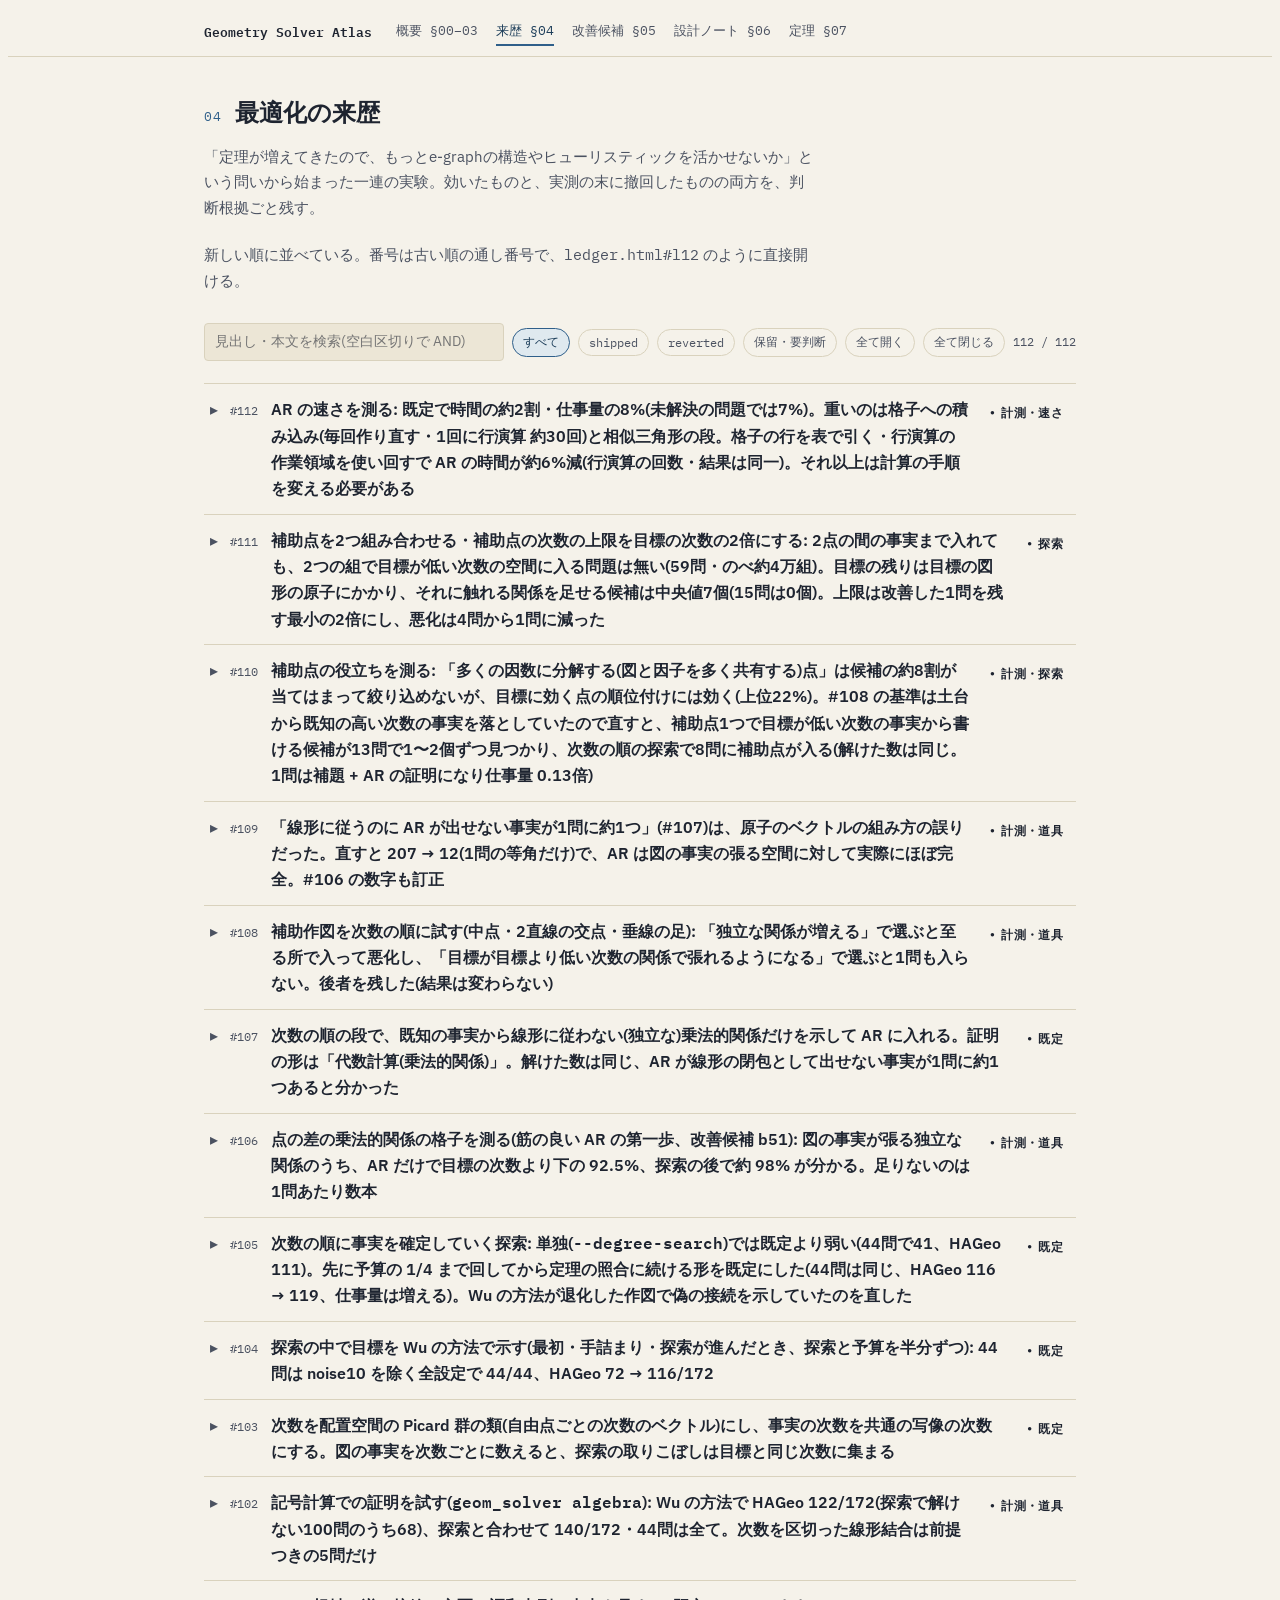
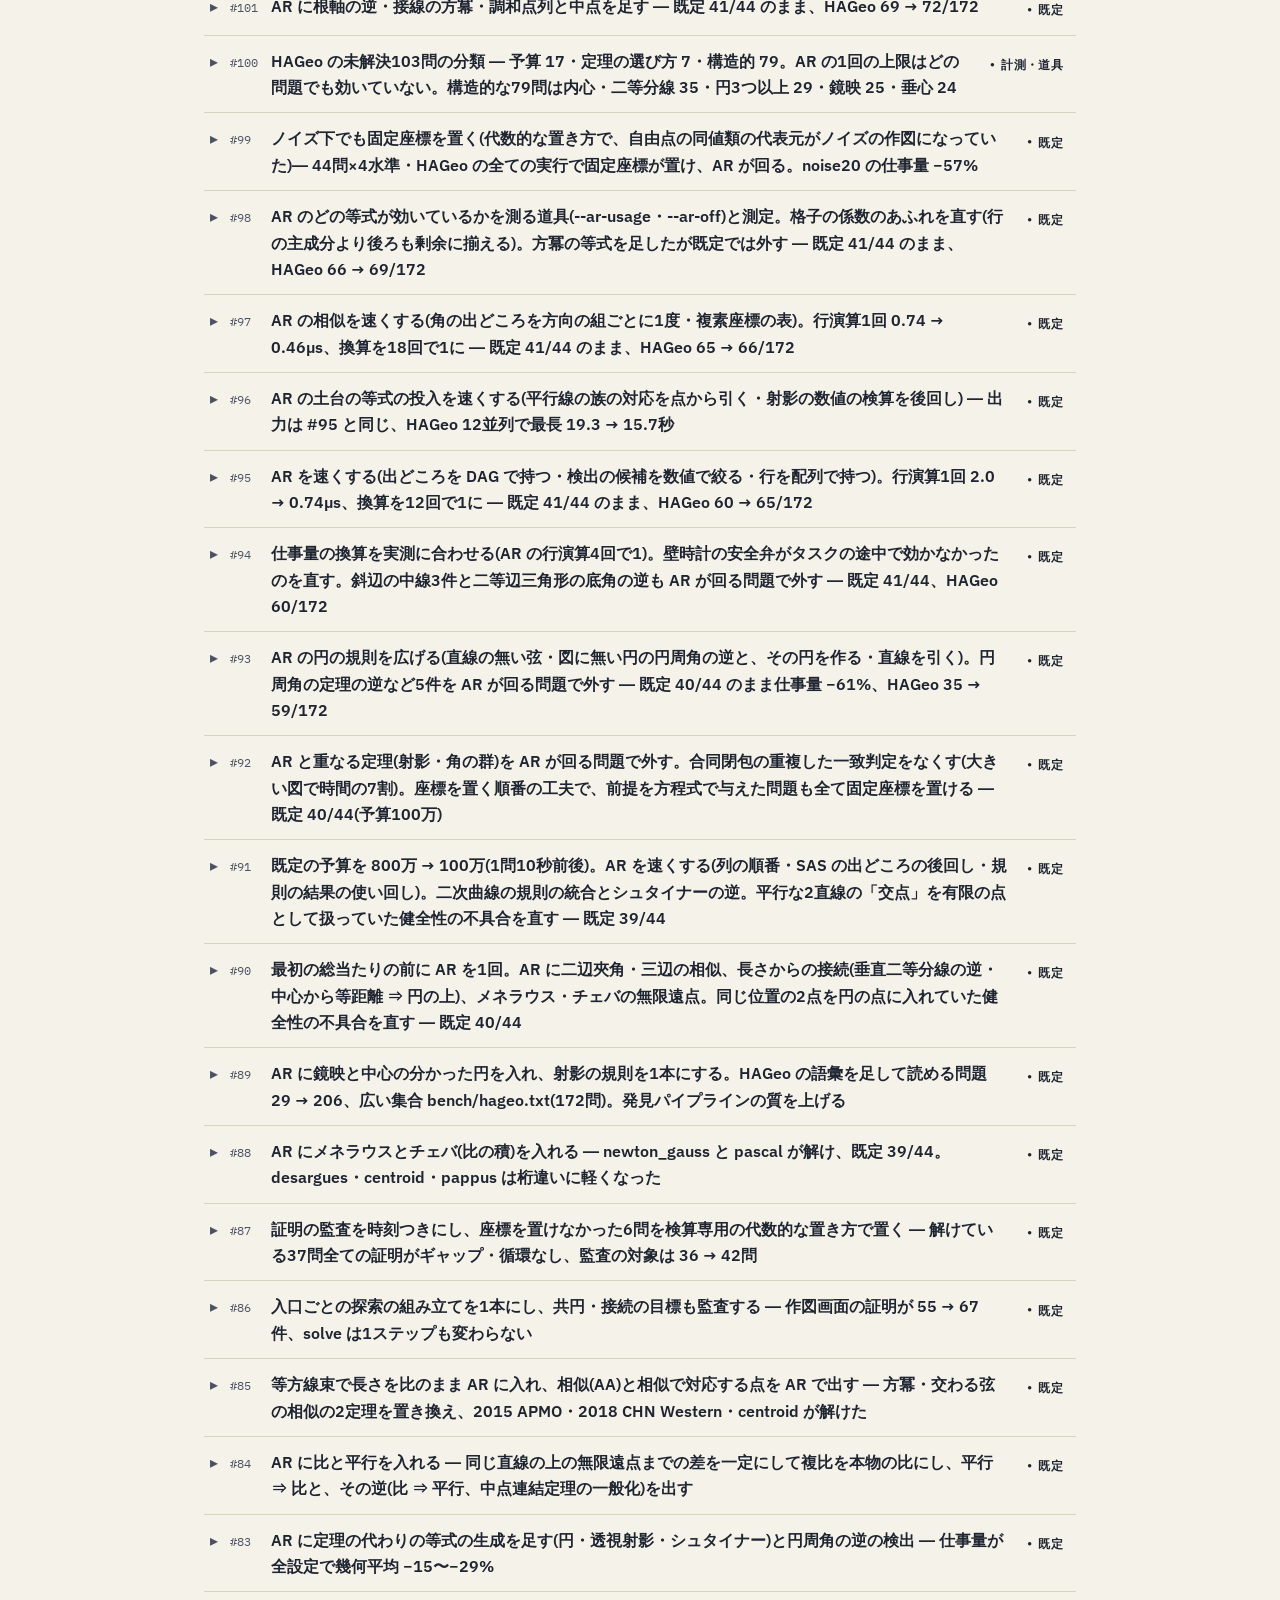
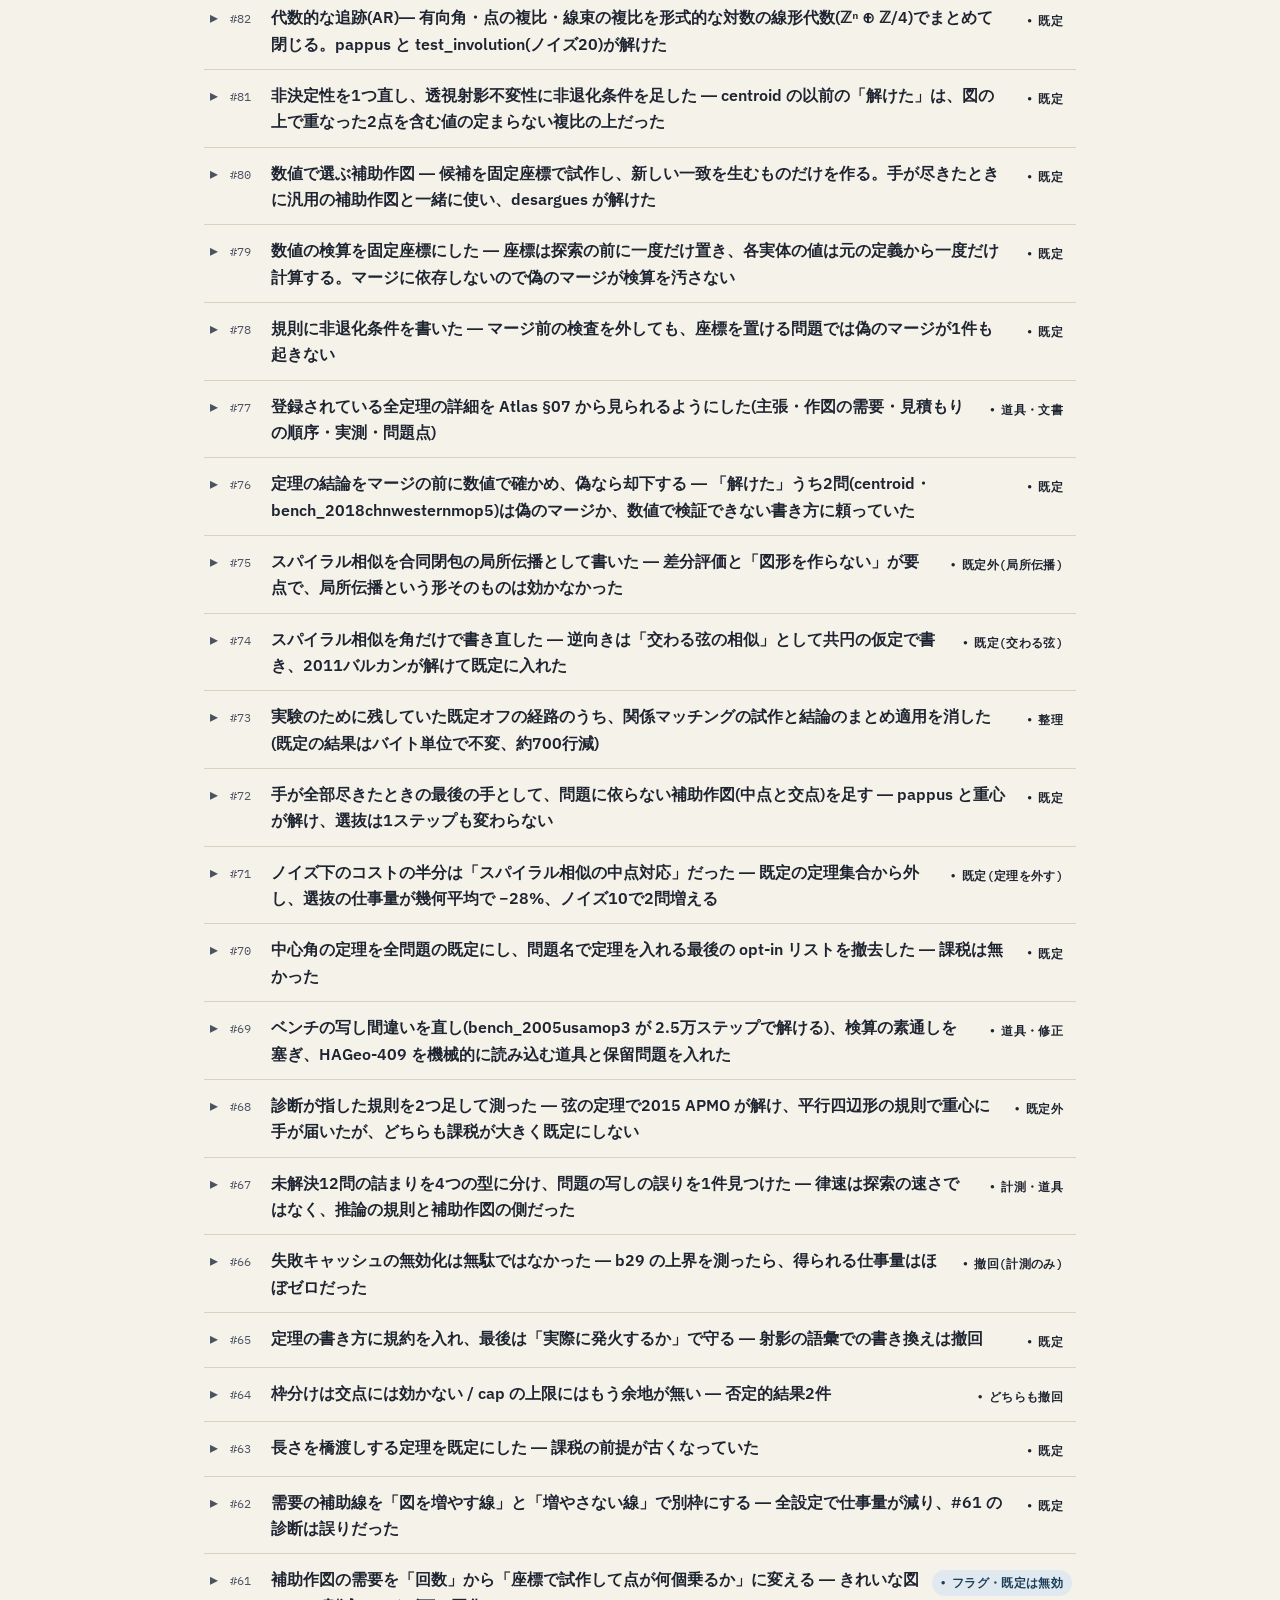
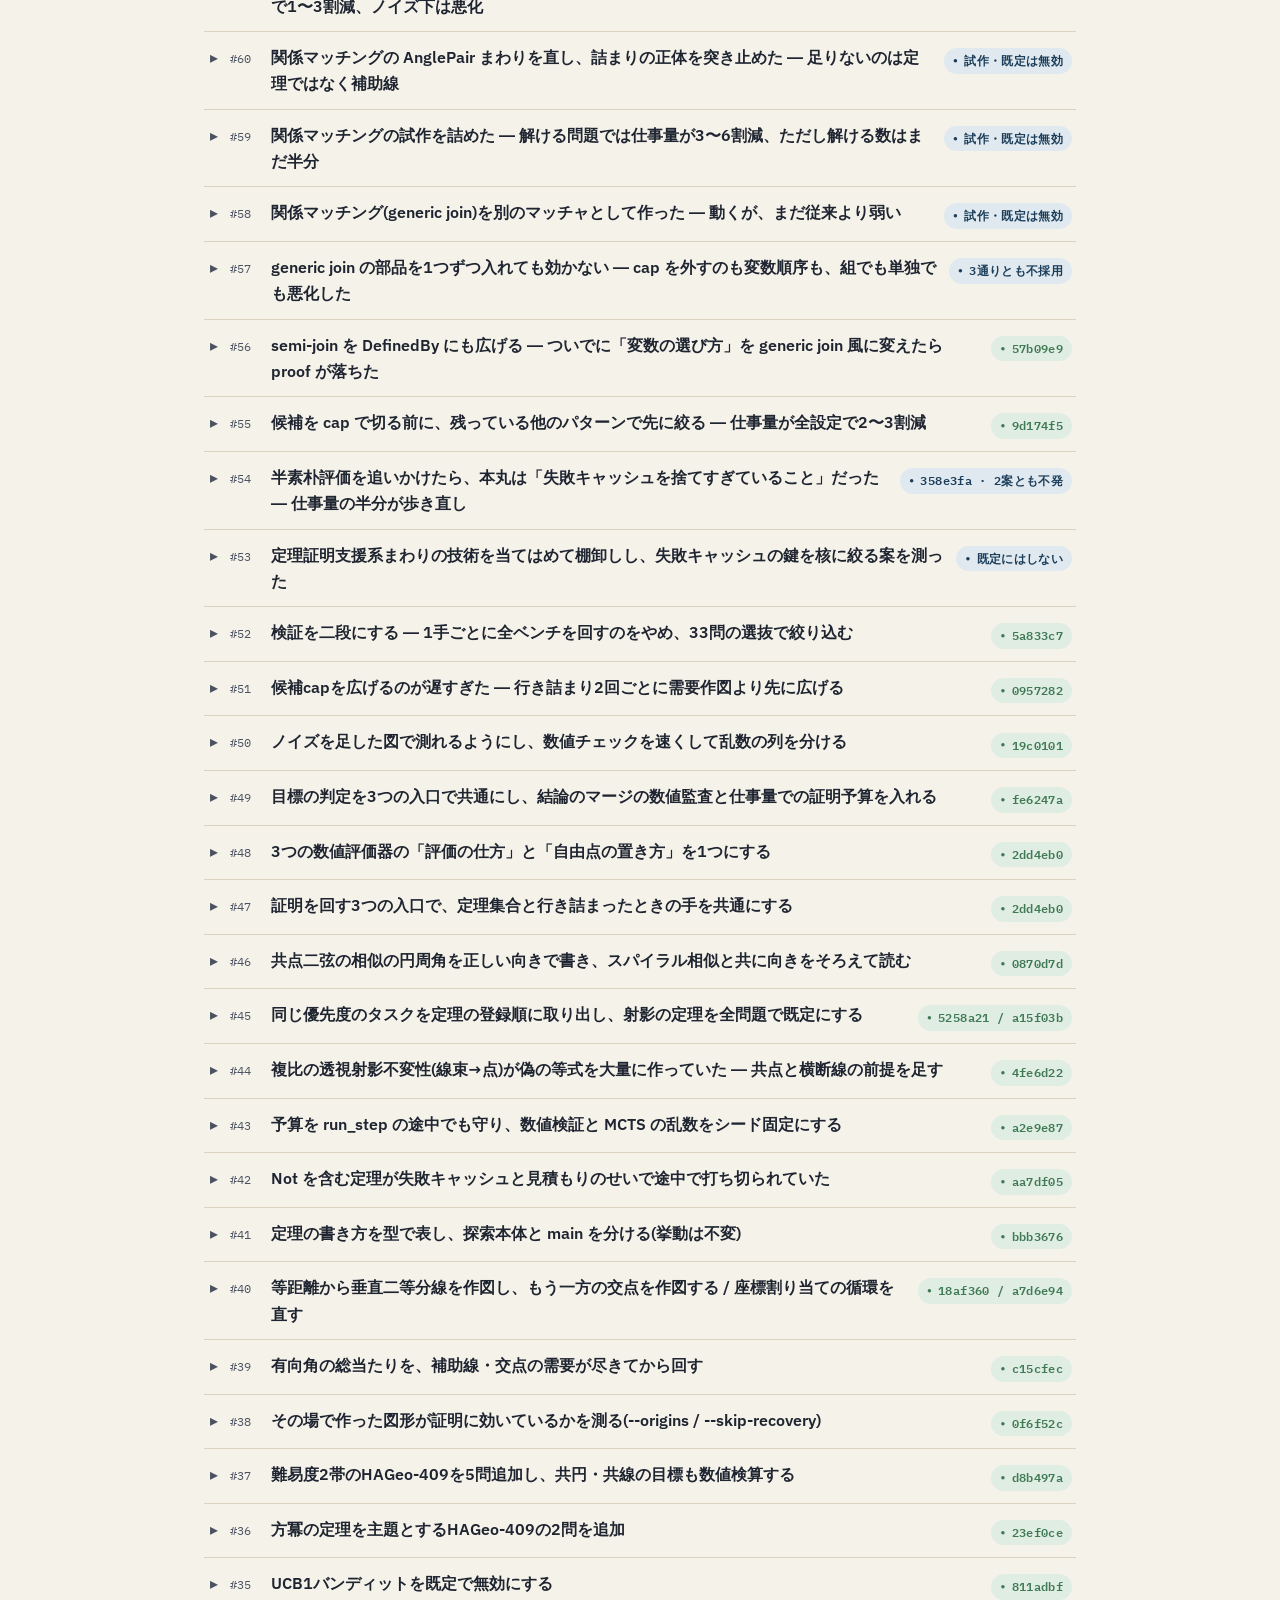
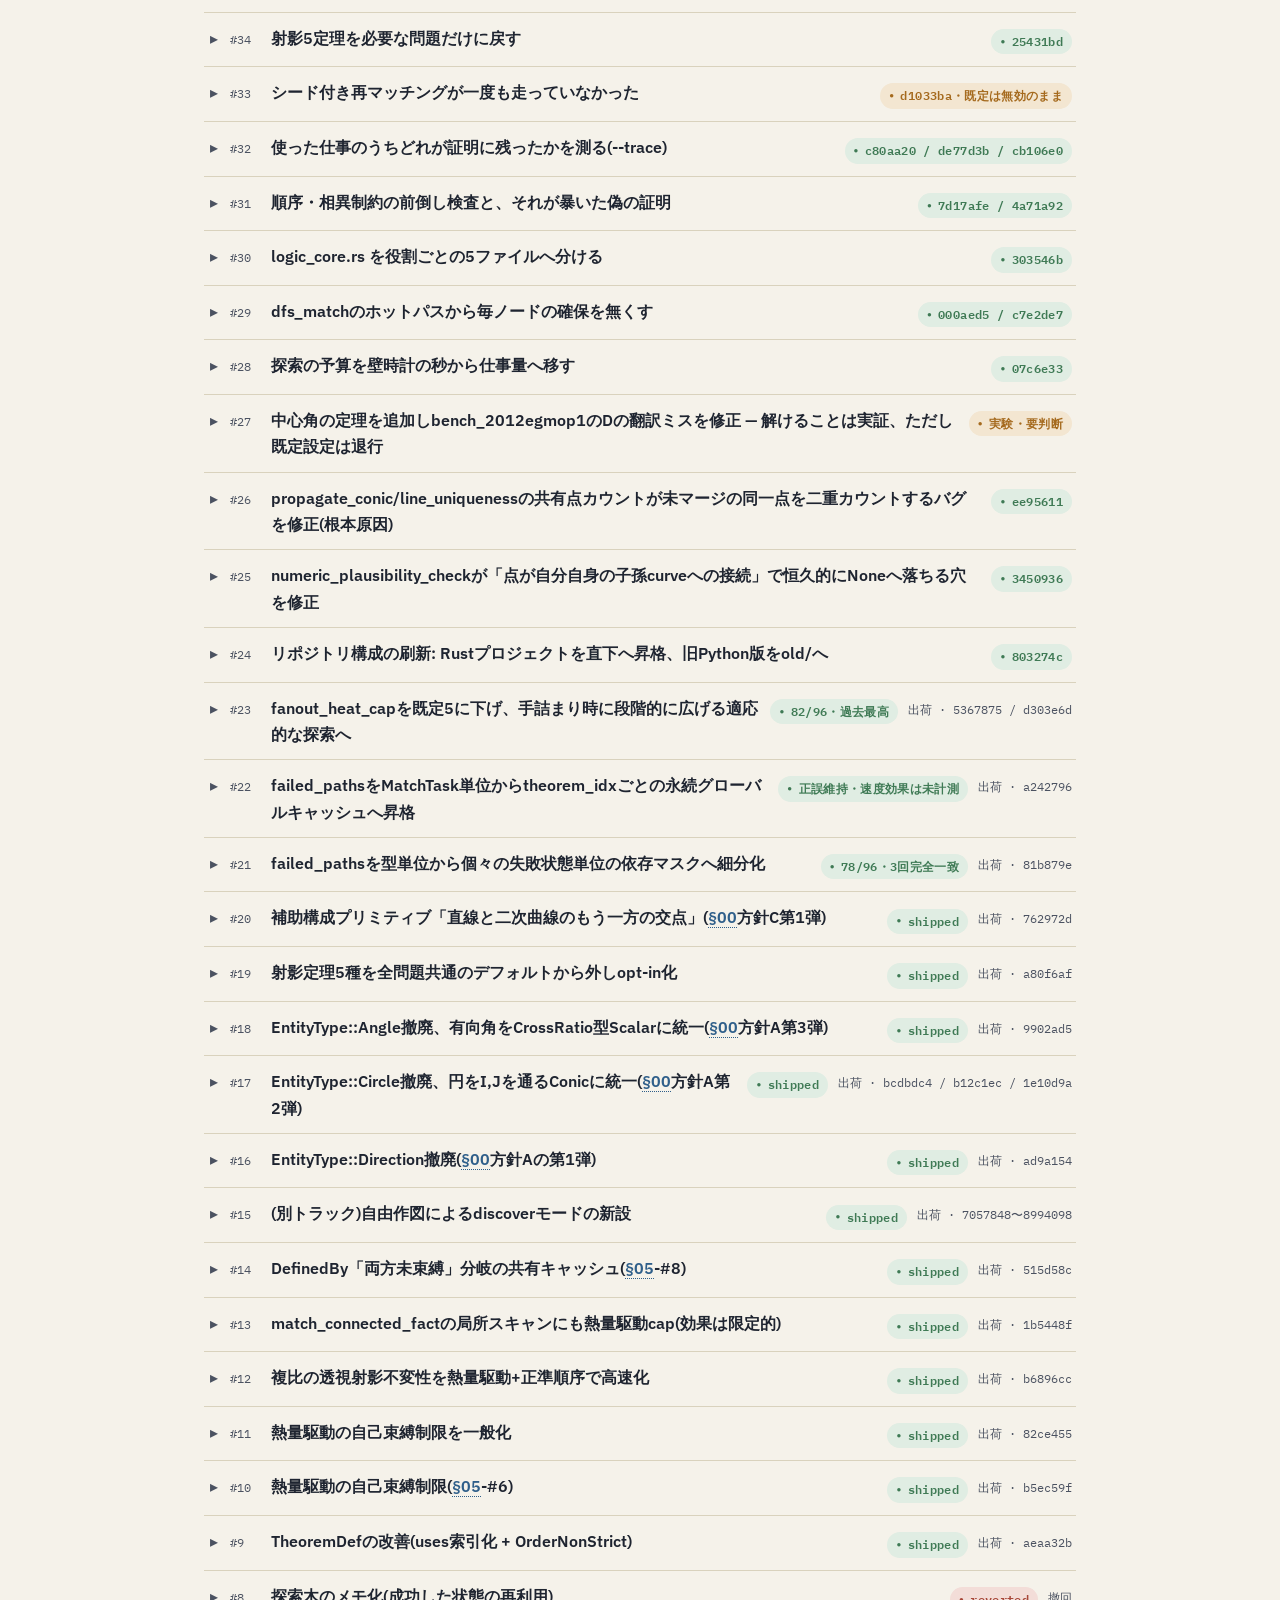
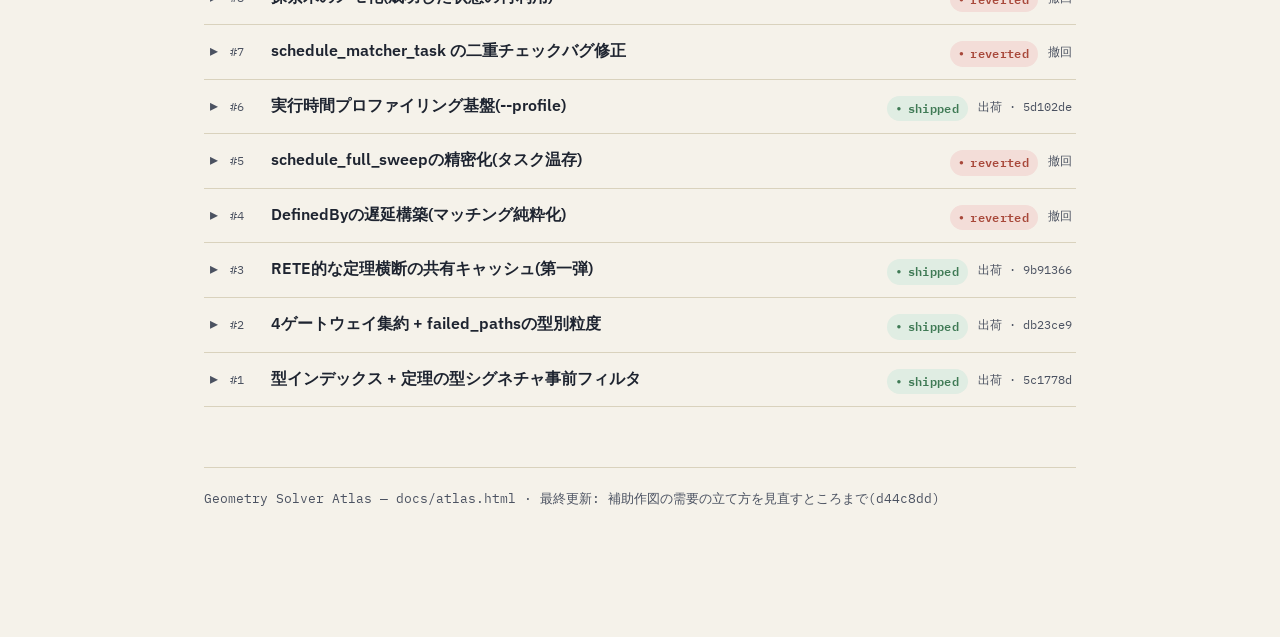
<file: docs/ledger.html>
<!doctype html>
<html lang="ja">
<meta charset="utf-8">
<meta name="viewport" content="width=device-width, initial-scale=1">
<title>Atlas · 来歴</title>
<link rel="stylesheet" href="atlas.css">
<link rel="preconnect" href="https://fonts.gstatic.com" crossorigin>
<link rel="stylesheet" href="https://fonts.googleapis.com/css2?family=Fraunces:opsz,wght@9..144,500;9..144,600&family=IBM+Plex+Sans:wght@400;500;600&family=IBM+Plex+Mono:wght@400;500;600&display=swap">

<nav class="topnav"><div class="in"><span class="brand">Geometry Solver Atlas</span><a href="atlas.html">概要 §00–03</a><a href="ledger.html" aria-current="page">来歴 §04</a><a href="backlog.html">改善候補 §05</a><a href="notes.html">設計ノート §06</a><a href="theorems.html">定理 §07</a></div></nav>
<div class="wrap">
  <section id="ledger">
<div class="section-head"><span class="section-num">04</span><h2>最適化の来歴</h2></div>
<p class="section-note">「定理が増えてきたので、もっとe-graphの構造やヒューリスティックを活かせないか」という問いから始まった一連の実験。効いたものと、実測の末に撤回したものの両方を、判断根拠ごと残す。</p>
<p class="section-note">新しい順に並べている。番号は古い順の通し番号で、<code>ledger.html#l12</code> のように直接開ける。</p>
<div class="toolbar"><input type="search" id="q" placeholder="見出し・本文を検索(空白区切りで AND)"><button type="button" data-filter="all" aria-pressed="true">すべて</button><button type="button" data-filter="shipped" aria-pressed="false">shipped</button><button type="button" data-filter="reverted" aria-pressed="false">reverted</button><button type="button" data-filter="backlog" aria-pressed="false">保留・要判断</button><button type="button" id="expand">全て開く</button><button type="button" id="collapse">全て閉じる</button><span class="count" id="count"></span></div>
<div class="items">
<details class="item" id="l112" data-status="shipped">
  <summary><span class="idx">#112</span><span class="t">AR の速さを測る: 既定で時間の約2割・仕事量の8%(未解決の問題では7%)。重いのは格子への積み込み(毎回作り直す・1回に行演算 約30回)と相似三角形の段。格子の行を表で引く・行演算の作業領域を使い回すで AR の時間が約6%減(行演算の回数・結果は同一)。それ以上は計算の手順を変える必要がある</span><span class="pill">計測・速さ</span></summary>
  <div class="body">
<div class="desc">ユーザーの問い(2026-10-13):「AR 自体の高速化はできる？」<br>
<b>測った</b>(216問、既定・<code>--profile</code>): AR は合計時間の 20%(解けた問題 30%・解けなかった問題 18%)、仕事量(行演算18回で1)の 8%(解けた問題 15%・解けなかった問題 7%)。<code>--degree-search</code> では時間の 7%・仕事量の 2.4%。予算を使い切る未解決の問題で AR が使うのは 7% なので、AR の仕事量を0にしても探索に回る予算は7%しか増えない。<br>
重い問題の内訳(計測用の時間の区分を一時的に入れて測った。プロファイラが無いので):<table style="margin:6px 0;border-collapse:collapse;font-size:13px"><tr><th style="text-align:left;padding:2px 12px 2px 0">AR の中(hageo:2014CTSTp13、1問 AR 3.3秒・36回)</th><th style="text-align:left;padding:2px 12px 2px 0">時間</th><th style="text-align:left;padding:2px 12px 2px 0"></th></tr><tr><td style="padding:2px 12px 2px 0">格子への積み込み(16万回、1回 約7µs・行演算 約30回)</td><td style="padding:2px 12px 2px 0">1.26秒</td><td style="padding:2px 12px 2px 0">うち4割は既に張る空間にある等式(格子が変わらない)</td></tr><tr><td style="padding:2px 12px 2px 0">相似三角形の段(積み込みを含む)</td><td style="padding:2px 12px 2px 0">1.10秒</td><td style="padding:2px 12px 2px 0">角の剰余で三角形を組にし、相似の等式を足す</td></tr><tr><td style="padding:2px 12px 2px 0">検出(剰余が同じ同値類・共円・平行など)</td><td style="padding:2px 12px 2px 0">0.47秒</td><td style="padding:2px 12px 2px 0"></td></tr><tr><td style="padding:2px 12px 2px 0">簡約</td><td style="padding:2px 12px 2px 0">0.36秒</td><td style="padding:2px 12px 2px 0"></td></tr><tr><td style="padding:2px 12px 2px 0">規則で等式を作る(円・射影など)</td><td style="padding:2px 12px 2px 0">0.28秒</td><td style="padding:2px 12px 2px 0"></td></tr></table>
格子は追跡のたびに作り直す(<a class="secref" href="ledger.html#l85">#85</a>: 積み続けると古い代表元の行が溜まり、証明が膨らんだ)。規則の結果の使い回し(図の構造の指紋が同じとき)が効くのは36回中7回。</div>
    <div class="evidence"><b>直したこと</b>(計算の手順は同じ): 格子の行を <code>BTreeMap</code> から表(<code>FxHashMap</code>)に(並びが要るのは前回の格子との比較だけなので、そこで並べる)、行演算の結果を毎回新しい配列に作らず作業領域を使い回す(<code>ar.rs</code>)。<br>
<b>結果:</b> AR の重い8問を1問ずつ新旧交互に2回ずつ回した最短で、AR の時間は合計 9.82秒 → 9.21秒(−6%、問題ごとに −3〜−9%)。行演算の回数は同一(例: 5,936,107回)で、44問6設定・HAGeo・<code>--degree-search</code> の結果は全て同一(推論の記録の md5 も同じ)。並列で回した合計時間は、同じバイナリでも 678秒と 886秒に揺れるので、比べるのに使えなかった。<br>
<b>これ以上速くするには</b>計算の手順を変える: (1) 追跡をまたいで格子を使い回し、併合した点・直線の記号を同一視する等式だけを足す(#85 の証明の膨らみを避ける工夫が要る)。(2) 相似三角形などの規則の総当たりを、変わった部分だけやり直す。(3) <a class="secref" href="backlog.html#b51">b51</a> の置き換え ― 規則で等式を作る代わりに、点の差の乗法的関係を因数分解で全部求める(<a class="secref" href="ledger.html#l106">#106</a>: 1問 中央値0.05秒)。(3) は速さと完全性を同時に得る形。</div>
  </div>
</details>
<details class="item" id="l111" data-status="shipped">
  <summary><span class="idx">#111</span><span class="t">補助点を2つ組み合わせる・補助点の次数の上限を目標の次数の2倍にする: 2点の間の事実まで入れても、2つの組で目標が低い次数の空間に入る問題は無い(59問・のべ約4万組)。目標の残りは目標の図形の原子にかかり、それに触れる関係を足せる候補は中央値7個(15問は0個)。上限は改善した1問を残す最小の2倍にし、悪化は4問から1問に減った</span><span class="pill">探索</span></summary>
  <div class="body">
<div class="desc">ユーザー判断(2026-10-13): 補助点を2つ組み合わせる。補助点の次数の上限(目標の次数)を緩める ― 目標の次数を少し上回るくらいなら許可する(<a class="secref" href="ledger.html#l110">#110</a> では上限を外していた)。<br>
<b>組の見方</b>(<code>aux_census.rs</code> の <code>aux_candidates</code>): 候補ごとに、その事実を土台(目標より低い次数の事実と既知の事実)を法とした標準形に直し、補助点の原子の列を先にして掃き出す(<code>units.rs</code> の <code>normal_form</code>・<code>rows_from</code>。標準形は線形なので、土台に別の空間を足した判定を小さな掃き出しでできる。土台を候補ごとに写さなくてよいので、1つの判定も前より軽い)。1つで足りなければ、2つの候補の事実の行に2点の間の事実(図の点との共線、図の2点との共円、図の線分との等長、図の点から等距離、2点を結ぶ方向と図の直線の平行・垂直。目標より低い次数のもの)を足した空間に目標が入るかを、次数の大きい方・小さい方の低い順に 5,000組まで見る。判定が正しいことは、1つで足りる問題で組を強制すると、その点を含む組が全て入ると出ることで確かめた。<br>
<b>上限</b>は目標の次数の倍で決める(<code>degree_search.rs</code> の <code>AUX_DEGREE_FACTOR</code>。<code>GS_AUX_DEGREE_FACTOR</code> で変えられる)。</div>
    <div class="evidence"><b>上限と組の比較</b>:<table style="margin:6px 0;border-collapse:collapse;font-size:13px"><tr><th style="text-align:left;padding:2px 12px 2px 0">補助点の次数の上限</th><th style="text-align:left;padding:2px 12px 2px 0">補助点が入った問題(<code>--degree-search</code>、216問)</th><th style="text-align:left;padding:2px 12px 2px 0">2つの組で入る問題</th></tr><tr><td style="padding:2px 12px 2px 0">目標の次数の1倍(#108)</td><td style="padding:2px 12px 2px 0">0</td><td style="padding:2px 12px 2px 0">0</td></tr><tr><td style="padding:2px 12px 2px 0">1.5倍</td><td style="padding:2px 12px 2px 0">1(hageo:2008CTSTp19。仕事量が増える側)</td><td style="padding:2px 12px 2px 0">0</td></tr><tr><td style="padding:2px 12px 2px 0"><b>2倍(既定にした)</b></td><td style="padding:2px 12px 2px 0">2(hageo:2014ARMOg9p4 は補題 + AR の証明になり 0.13倍、2008CTSTp19 は 1.62倍)</td><td style="padding:2px 12px 2px 0">0</td></tr><tr><td style="padding:2px 12px 2px 0">なし(#110)</td><td style="padding:2px 12px 2px 0">8(改善1・悪化4)</td><td style="padding:2px 12px 2px 0">0</td></tr></table>
<b>組が入らない理由:</b> 補助点が要る59問で、目標の土台を法とした標準形(目標の残り)は中央値8個の原子(目標の図形の点の差・方向)にかかる。関係を足せる候補は中央値73個あるが、その原子に触れるのは中央値7個で、15問は0個(どう組み合わせても届かない)。目標の図形にかかる事実は次数が目標と同じくらい高くなりがちで、図から作る補助点の低い次数の事実では目標の残りに届かない。組の判定は1問1秒ほど(補助作図の段に着く問題だけ)。<br>
<b>結果</b>(上限2倍・組あり):<table style="margin:6px 0;border-collapse:collapse;font-size:13px"><tr><th style="text-align:left;padding:2px 12px 2px 0"></th><th style="text-align:left;padding:2px 12px 2px 0">既定(44問6設定 / HAGeo)</th><th style="text-align:left;padding:2px 12px 2px 0"><code>--degree-search</code>(44問6設定 / HAGeo)</th></tr><tr><td style="padding:2px 12px 2px 0">解けた数</td><td style="padding:2px 12px 2px 0">基準と同一 / 119(同じ問題)</td><td style="padding:2px 12px 2px 0">fix1ds と同一 / 111(同じ問題)</td></tr><tr><td style="padding:2px 12px 2px 0">HAGeo の仕事量</td><td style="padding:2px 12px 2px 0">幾何平均 −1.3%。20%超の悪化1・改善1</td><td style="padding:2px 12px 2px 0">幾何平均 −0.1%。悪化1・改善1</td></tr><tr><td style="padding:2px 12px 2px 0">監査</td><td style="padding:2px 12px 2px 0">44/44 厳密・偽のマージ0(44問・noise20・HAGeo)</td><td style="padding:2px 12px 2px 0">41/44 厳密・偽のマージ0(同)</td></tr></table>
解けた数は変わらない。#110(上限なし)より悪化が減った(4問 → 1問。残る hageo:2008CTSTp19 は補助点の事実を Wu の方法が判定できない)。</div>
  </div>
</details>
<details class="item" id="l110" data-status="shipped">
  <summary><span class="idx">#110</span><span class="t">補助点の役立ちを測る: 「多くの因数に分解する(図と因子を多く共有する)点」は候補の約8割が当てはまって絞り込めないが、目標に効く点の順位付けには効く(上位22%)。#108 の基準は土台から既知の高い次数の事実を落としていたので直すと、補助点1つで目標が低い次数の事実から書ける候補が13問で1〜2個ずつ見つかり、次数の順の探索で8問に補助点が入る(解けた数は同じ。1問は補題 + AR の証明になり仕事量 0.13倍)</span><span class="pill">計測・探索</span></summary>
  <div class="body">
<div class="desc">ユーザーの問い(2026-10-13):「補助作図についてを進める。多くの因数に分解するような作図とかは有望？」<br>
<b>考え方:</b> 乗法的関係の格子では、図の原子(点の差・直線の方向)どうしの関係は初めから全て格子にあり、補助点を足しても1つも増えない。補助点が増やせるのは「事実(短い関係)の組み合わせで書ける関係」だけ。「多くの因数に分解する」は、補助点と図の点の差が図の原子の因子を多く共有する = 補助点を含む関係が多い、に当たる。<br>
<b>測った</b>(<code>GS_AUX_RICH=1</code>・<code>bench/aux_rich.sh</code>。候補は問題文の図から作る中点・交点・垂線の足・直線と円や円と円の2つ目の交点、1問 最大300個): (1) <b>因子の共有</b> ― 候補の原子を足したときの格子の階数の増えから、定義する図形の上だけで閉じる分を引いたもの(<code>units.rs</code> の <code>point_gain</code>)。(2) <b>事実の増え</b> ― 候補と図の間で新しく成り立つ事実(共線・共円・直線や円の上・等長・平行や垂直)を図の事実に足し、候補の原子を消して残る、図の原子どうしの新しい関係の数。(3) <b>目標が入るか</b> ― 目標より低い次数の事実と既知の事実に、候補の目標より低い次数の事実と定義する図形の上だけで閉じる事実を足した空間に目標が入るか(入れば証明は「低い次数の補題 + AR」)。正解の1つとして、今の探索が証明に使った補助点(<code>--origins</code> の AUXPT)も測った。<br>
<b>(3) の誤りを3つ直した</b>(どれも見かけで「入る」「入らない」を作っていた): (a) 探索の後に目標の2直線が併合されて、目標のベクトルが空になる → 図と目標は探索の前に記録する。(b) 定義する図形を値の比較で決めると、示したい接続(F が直線 DE の上)を定義に数える(#109 と同じ罠)→ 既知の接続だけで決める。(c) <b>#108 の基準の土台から、既知の高い次数の事実が抜けていた</b>。「D は直線 DE の上」は直線 DE と同じ次数で目標と同じくらい高いので、これを落とすと目標はまず張れない → 既知の事実は次数によらず土台に入れる。#108 で1問も入らなかったのは主にこれ。</div>
    <div class="evidence"><b>今の探索が使う補助点:</b> 証明に使った 113個(27問)のうち 66個は問題文の点と同じ(需要で作った交点が既にある点)、18個は値を作れず、測れたのは 29個(12問)。うち 17個は (2) が 0 で、図の事実の組み合わせで書ける関係を増やさない。例: hageo:2012G2 では円と直線の2つ目の交点を円周角の定理の頂点に使っている(定理の型が具体的な点を要るための足場)。(3) を満たすものは 0個。<br>
<b>候補全体:</b> (1) が正の候補は約8割(解けた問題 79.9%・解けなかった問題 76.3%)で、絞り込めない(#108 の (1) と同じ)。<br>
<b>(3) を満たす候補:</b> 目標が初めは低い次数・既知の空間に無い問題のうち、解けた問題 11/156・解けなかった問題 2/51(hageo:2019ELMOSLp3・hageo:2023PKUSummerp3)で、どれも候補 70〜300個のうち1〜2個。例: bench_2022balkanmop1 の BC の中点(その中点・AC の中点・外心・C が共円、中点を結ぶ線が外心から AC への垂線と垂直、という低い次数の事実で目標が書ける)。順位:<table style="margin:6px 0;border-collapse:collapse;font-size:13px"><tr><th style="text-align:left;padding:2px 12px 2px 0">候補の中での順位(0 = 最上位、0.5 = でたらめ)</th><th style="text-align:left;padding:2px 12px 2px 0">今の探索が証明に使った補助点 29個(12問)</th><th style="text-align:left;padding:2px 12px 2px 0">目標を低い次数の空間に入れる候補 12個(解けた11問)</th></tr><tr><td style="padding:2px 12px 2px 0">(1) 因子の共有(「多くの因数に分解する」)</td><td style="padding:2px 12px 2px 0">0.36</td><td style="padding:2px 12px 2px 0"><b>0.22</b></td></tr><tr><td style="padding:2px 12px 2px 0">(2) 事実の増え(全ての次数)</td><td style="padding:2px 12px 2px 0">0.54</td><td style="padding:2px 12px 2px 0">0.55</td></tr><tr><td style="padding:2px 12px 2px 0">(2) 事実の増え(低い次数の空間)</td><td style="padding:2px 12px 2px 0">0.41</td><td style="padding:2px 12px 2px 0"><b>0.17</b></td></tr><tr><td style="padding:2px 12px 2px 0">次数の低さ</td><td style="padding:2px 12px 2px 0">0.28</td><td style="padding:2px 12px 2px 0">0.63</td></tr></table>
「多くの因数に分解する」点は、目標に効く点の<b>順位付け</b>には効く(上位22%)が、それだけでは選べない。役に立つ点は候補の中で次数が<b>高め</b>(次数の低さの順位 0.63)で、候補の次数を目標の次数までに限ると落ちる。<br>
<b>次数の順の探索の補助作図(<code>aux_candidates</code>)を (3) の形に直した:</b> 既知の事実を次数によらず土台に入れる、定義する図形の上だけで閉じる事実は次数によらず使う、平行・垂直の事実、直線と円のもう一方の交点の候補、段で示した事実で「既知」を判定し直す、候補の次数の上限(目標の次数)を外す。<code>--degree-search</code> で補助作図の段に着くのは70問で、補助点が入るのは8問(9個、上の (3) の問題と同じ)。<br>
<b>結果:</b><table style="margin:6px 0;border-collapse:collapse;font-size:13px"><tr><th style="text-align:left;padding:2px 12px 2px 0"></th><th style="text-align:left;padding:2px 12px 2px 0">既定(44問6設定 / HAGeo)</th><th style="text-align:left;padding:2px 12px 2px 0"><code>--degree-search</code>(44問6設定 / HAGeo)</th></tr><tr><td style="padding:2px 12px 2px 0">解けた数</td><td style="padding:2px 12px 2px 0">基準と同一 / 119(同じ問題)</td><td style="padding:2px 12px 2px 0">fix1ds と同一 / 111(同じ問題)</td></tr><tr><td style="padding:2px 12px 2px 0">HAGeo の仕事量</td><td style="padding:2px 12px 2px 0">幾何平均 −0.6%。20%超の悪化4・改善1</td><td style="padding:2px 12px 2px 0">合計 +0.5%・幾何平均 +1.7%。悪化5・改善1</td></tr><tr><td style="padding:2px 12px 2px 0">監査</td><td style="padding:2px 12px 2px 0">44/44 厳密・偽のマージ0(44問・noise20・HAGeo)</td><td style="padding:2px 12px 2px 0">41/44 厳密・偽のマージ0(同)</td></tr></table>
解けた数は変わらない。hageo:2014ARMOg9p4 は、補助点(M から l2 への垂線の足)を足すと次数2の補題1つと AR で目標に届く(前は目標を Wu の方法の1歩で示していた。仕事量 0.13倍)。悪化した4問(hageo:2008CTSTp19 1.62倍・2007CMOp4 1.50倍・2016ELMOp2 1.36倍・2013CHNWesternMOp3 1.27倍)は、補助点の事実を Wu の方法が判定できず(結果が None。例: 2016ELMOp2 の「AO1 ⊥ BC」と補助点を含む2つの共円。掛け算 3,000回ほどで諦める)、段を回し直した分だけ増え、最後は前と同じく目標を直接示す。</div>
  </div>
</details>
<details class="item" id="l109" data-status="shipped">
  <summary><span class="idx">#109</span><span class="t">「線形に従うのに AR が出せない事実が1問に約1つ」(#107)は、原子のベクトルの組み方の誤りだった。直すと 207 → 12(1問の等角だけ)で、AR は図の事実の張る空間に対して実際にほぼ完全。#106 の数字も訂正</span><span class="pill">計測・道具</span></summary>
  <div class="body">
<div class="desc">ユーザー判断(2026-10-13): b51 の (B)「AR が線形に従う事実を出せない場合を分けて直す」を進める。<br>
<b>分けた:</b> 207個のうち、直線への接続 102・共線 65・等角 24・垂直 9・平行 4・円への接続 3。共線・接続は「方向を比べる直線が図に無いので AR が言えない」と見て、直線とその方向・有向角を足して AR をもう一度回す手当てを入れたが、分かったのは 31個だけだった。<br>
<b>原因:</b> どの既知の事実を何倍して使うかを出す出どころつきの掃き出し(<code>units.rs</code> の <code>ProvEliminator</code>、係数は有理数の復元で小さな分数に戻す、<code>GS_DEBUG_MISSED=1</code>)で orthocenter の取りこぼし「H が C からの垂線の上」を見ると、「C が垂線の上」(定義から既知)1つと同じベクトルだった。接続「P が直線 l の上」を「P と l の上の別の点 Q を結ぶ方向が l の方向」と書くとき、Q を値の比較で見つけただけの(まだ示していない)接続から選んでいたので、「C が垂線の上」を H を使って書き、示したい接続が既知の事実から従うように見えていた。Q(円なら3点)は既知の接続だけから選ぶように直した(<code>units.rs</code>)。直線を足す手当ては要らなくなったので外した。</div>
    <div class="evidence"><b>結果:</b> AR が出せなかった事実は 207 → 12。残る12個は全て 2017 European MCup S P3 の等角で、使う係数は全て整数(既知の等角の並べ替え)。同じ角の等しさを向き・順序を入れ替えて書いたものの「既知」の判定のずれと見られる。解けた数・仕事量は #107 と同じ(44問の6設定で同一、HAGeo 119/172、<code>--degree-search</code> 41/44・111/172)、監査は全て通る(偽のマージ0件)。<br>
<b>#106 の格子の測定の訂正</b>(図の事実が張る独立な関係のうち分かる割合。図の事実が張る階数は合計 13,575):<table style="margin:6px 0;border-collapse:collapse;font-size:13px"><tr><th style="text-align:left;padding:2px 12px 2px 0"></th><th style="text-align:left;padding:2px 12px 2px 0">最初から既知</th><th style="text-align:left;padding:2px 12px 2px 0">AR だけ(探索なし)</th><th style="text-align:left;padding:2px 12px 2px 0">探索の後(既定)</th></tr><tr><td style="padding:2px 12px 2px 0">解けた問題 155・目標の次数より下</td><td style="padding:2px 12px 2px 0">63.2%</td><td style="padding:2px 12px 2px 0">—</td><td style="padding:2px 12px 2px 0">98.8%(足りない 63)</td></tr><tr><td style="padding:2px 12px 2px 0">解けなかった問題 50・目標の次数より下</td><td style="padding:2px 12px 2px 0">59.7%</td><td style="padding:2px 12px 2px 0">—</td><td style="padding:2px 12px 2px 0">98.1%(足りない 59)</td></tr><tr><td style="padding:2px 12px 2px 0">解けなかった問題 50・目標の次数まで</td><td style="padding:2px 12px 2px 0">59.7%</td><td style="padding:2px 12px 2px 0">—</td><td style="padding:2px 12px 2px 0">96.1%(足りない 137)</td></tr><tr><td style="padding:2px 12px 2px 0">205問・目標の次数より下</td><td style="padding:2px 12px 2px 0">61.9%</td><td style="padding:2px 12px 2px 0">90.7%(足りない 777)</td><td style="padding:2px 12px 2px 0">—</td></tr><tr><td style="padding:2px 12px 2px 0">205問・目標の次数まで</td><td style="padding:2px 12px 2px 0">61.0%</td><td style="padding:2px 12px 2px 0">88.7%(足りない 1,089)</td><td style="padding:2px 12px 2px 0">—</td></tr></table>
目標の次数より下の関係は、AR だけで約 91%、既定の探索の後で約 98% 分かる。取りこぼしが目標の次数に集まる傾向は変わらない(目標の次数までそろうのは解けなかった問題で 2/50)。</div>
  </div>
</details>
<details class="item" id="l108" data-status="shipped">
  <summary><span class="idx">#108</span><span class="t">補助作図を次数の順に試す(中点・2直線の交点・垂線の足): 「独立な関係が増える」で選ぶと至る所で入って悪化し、「目標が目標より低い次数の関係で張れるようになる」で選ぶと1問も入らない。後者を残した(結果は変わらない)</span><span class="pill">計測・道具</span></summary>
  <div class="body">
<div class="desc">ユーザー判断(2026-10-13、b51 の (c)): 補助作図は次数の小さい順を基本にし、目標からの距離・よく使われるかなどで必要に応じて枝刈りする(<code>mmp_core/aux_census.rs</code>、<code>logic_core/degree_search.rs</code>)。次数の順の段で目標の次数まで見ても目標が分からなければ、候補(図の点の中点・図の直線どうしの交点・点から直線への垂線の足)を自然な次数の低い順に評価し、選んだ候補を作って図の事実を数え直し、もう一度段を回す(3回まで)。候補の値は実体を作らずに記号計算で作る(<code>Symbolic::value_of</code>・<code>foot_value</code>)。<br>
<b>選ぶ基準を2通り試した。</b> (1) 候補が加わって新しく成り立つ事実(共線・共円・直線や円の上・等長。値の比較で選ぶ)が、図の事実と候補の定義から出る関係を超えて独立な関係を増やすか。中点の中点のように、定義から足し算で出る関係(AB を 1:3 に分ける)も増えに見えるので、定義する図形の上だけで閉じる事実は除いた。それでも至る所で候補が通り、毎回作っては数え直すので予算を食った。(2) 目標の関係が、目標より低い次数の図の事実と、候補の新しい事実(目標より低い次数のもの)と定義の張る空間に入るか。入れば証明は「目標より低い次数の補題 + AR の線形結合」になる。<br>
<b>直したこと:</b> 段を回す部分を書き直したときに「未知の事実が無い次数は AR を回さない」近道を入れ、AR が目標を導く機会を落として <code>--degree-search</code> の44問が 41 → 31 になった。戻した。目標を関係に直すのに、平行(2つの方向が等しい)を足し、目標の点・直線を原子に入れた。</div>
    <div class="evidence"><b>結果</b>(予算100万、基準は #107 の rk3):<table style="margin:6px 0;border-collapse:collapse;font-size:13px"><tr><th style="text-align:left;padding:2px 12px 2px 0">選ぶ基準</th><th style="text-align:left;padding:2px 12px 2px 0">補助点が入った問題</th><th style="text-align:left;padding:2px 12px 2px 0">既定(44問 / HAGeo)</th><th style="text-align:left;padding:2px 12px 2px 0"><code>--degree-search</code>(44問 / HAGeo)</th></tr><tr><td style="padding:2px 12px 2px 0">なし(#107 の rk3)</td><td style="padding:2px 12px 2px 0">—</td><td style="padding:2px 12px 2px 0">44 / 119</td><td style="padding:2px 12px 2px 0">41 / 111</td></tr><tr><td style="padding:2px 12px 2px 0">独立な関係が増える(aux1)</td><td style="padding:2px 12px 2px 0">ほぼ全て</td><td style="padding:2px 12px 2px 0">44(仕事量 ×3) / 117</td><td style="padding:2px 12px 2px 0">33 / 112</td></tr><tr><td style="padding:2px 12px 2px 0">目標が低い次数の関係で張れる(aux3、残した形)</td><td style="padding:2px 12px 2px 0">0</td><td style="padding:2px 12px 2px 0">44 / 119(rk3 と同じ)</td><td style="padding:2px 12px 2px 0">41 / 111(rk3 と同じ)</td></tr></table>
(2) の基準は216問のどれでも満たされなかった: 補助点を1つ足しただけでは、目標が目標より低い次数の関係の張る空間に入る候補が無い(例: bench_2015apmop1 の等長の目標は次数 4 で、中点を足しても入らない)。目標が点どうしの一致など関係に直せない問題や、目標の点の値を記号計算で作れない問題もある。<br>
<b>次の一手(b51):</b> 補助点の役立ちを「入るか入らないか」ではなく段階的に測る(目標の関係の、低い次数の空間に対する残りの大きさが減るか)、2つ以上の補助点の組、作図の種類を増やす(外心・鏡映・円との2つ目の交点)、定理の照合の手詰まりの補助作図(需要・数値で選ぶ補助作図)を次数の順のものに置き換えて比べる。</div>
  </div>
</details>
<details class="item" id="l107" data-status="shipped">
  <summary><span class="idx">#107</span><span class="t">次数の順の段で、既知の事実から線形に従わない(独立な)乗法的関係だけを示して AR に入れる。証明の形は「代数計算(乗法的関係)」。解けた数は同じ、AR が線形の閉包として出せない事実が1問に約1つあると分かった</span><span class="pill">既定</span></summary>
  <div class="body">
<div class="desc">ユーザー判断(2026-10-13、改善候補 b51): (b) 証明の形は乗法的関係として書く(「足し引きしてから分解した方が筋がいいこともありそう」)。(c) 補助作図は次数の小さい順を基本にし、目標からの距離・よく使われるかなどで必要に応じて枝刈りする。<br>
<b>変更</b>(<code>logic_core/degree_search.rs</code>): 次数 d の段で AR の後にまだ分からない事実を、全部 Wu の方法で示すのをやめ、<a class="secref" href="ledger.html#l106">#106</a> の原子のベクトルで既知の事実の張る空間を持ち、(1) 同じ点・同じ直線(乗法的関係の外の一番強い事実)、(2) 張る空間に入らない独立な事実(原子の少ない順)、(3) 段の初めの AR を回した後なのに張る空間に入っていて分からない事実(AR が出せなかったもの)を記号計算で示す。段の中で示した事実で従属になったものは次の段の AR に任せる。示した一歩の根拠は「代数計算(乗法的関係)」。<br>
<b>経緯:</b> 示した直後に AR を回し直す形(rk1)と、従属な事実を全て AR に任せる形(rk2)は、HAGeo の仕事量が +10%(2021 GOWACA P1 が18倍)。目標の次数で「線形に従うのに AR が出さない」共線の事実を示さず、直線が2点を共有して1本にまとまる併合が起きなかった。(3) を足して元に戻った。</div>
    <div class="evidence"><b>結果</b>(<code>rk3</code>、基準 dfd1 = #105 の既定、予算100万):<table style="margin:6px 0;border-collapse:collapse;font-size:13px"><tr><th style="text-align:left;padding:2px 12px 2px 0">設定</th><th style="text-align:left;padding:2px 12px 2px 0">解けた数</th><th style="text-align:left;padding:2px 12px 2px 0">仕事量(合計)</th></tr><tr><td style="padding:2px 12px 2px 0">default</td><td style="padding:2px 12px 2px 0">44(±0)</td><td style="padding:2px 12px 2px 0">+2.8%</td></tr><tr><td style="padding:2px 12px 2px 0">extras</td><td style="padding:2px 12px 2px 0">44(±0)</td><td style="padding:2px 12px 2px 0">+2.8%</td></tr><tr><td style="padding:2px 12px 2px 0">skip</td><td style="padding:2px 12px 2px 0">44(±0)</td><td style="padding:2px 12px 2px 0">+2.7%</td></tr><tr><td style="padding:2px 12px 2px 0">noise5</td><td style="padding:2px 12px 2px 0">44(±0)</td><td style="padding:2px 12px 2px 0">+3.5%</td></tr><tr><td style="padding:2px 12px 2px 0">noise10</td><td style="padding:2px 12px 2px 0">43(±0)</td><td style="padding:2px 12px 2px 0">+4.9%</td></tr><tr><td style="padding:2px 12px 2px 0">noise20</td><td style="padding:2px 12px 2px 0">44(±0)</td><td style="padding:2px 12px 2px 0">+2.7%</td></tr><tr><td style="padding:2px 12px 2px 0">HAGeo 172問</td><td style="padding:2px 12px 2px 0">119(±0)</td><td style="padding:2px 12px 2px 0">−3.3%(中央値 ±0)</td></tr></table>監査: 時刻つきの証明の監査で44問全てギャップ・循環なし、検査を外した監査で44問・noise20・HAGeo とも偽のマージ0件。<code>--degree-search</code> 単独も解けた数は同じ(44問で41、HAGeo 111)。<br>
<b>次数ごと</b>(<code>--degree-search</code>、216問、解けた152問 / 解けなかった問題):<table style="margin:6px 0;border-collapse:collapse;font-size:13px"><tr><th style="text-align:left;padding:2px 12px 2px 0">次数</th><th style="text-align:left;padding:2px 12px 2px 0">示した(独立)</th><th style="text-align:left;padding:2px 12px 2px 0">従属なので AR に任せた</th><th style="text-align:left;padding:2px 12px 2px 0">AR が出せず示しにいった</th></tr><tr><td style="padding:2px 12px 2px 0">0–2</td><td style="padding:2px 12px 2px 0">37 / 7</td><td style="padding:2px 12px 2px 0">13 / 0</td><td style="padding:2px 12px 2px 0">17 / 11</td></tr><tr><td style="padding:2px 12px 2px 0">3–4</td><td style="padding:2px 12px 2px 0">106 / 37</td><td style="padding:2px 12px 2px 0">44 / 1</td><td style="padding:2px 12px 2px 0">24 / 1</td></tr><tr><td style="padding:2px 12px 2px 0">5–6</td><td style="padding:2px 12px 2px 0">24 / 7</td><td style="padding:2px 12px 2px 0">20 / 0</td><td style="padding:2px 12px 2px 0">18 / 18</td></tr><tr><td style="padding:2px 12px 2px 0">7–8</td><td style="padding:2px 12px 2px 0">23 / 9</td><td style="padding:2px 12px 2px 0">1 / 0</td><td style="padding:2px 12px 2px 0">21 / 5</td></tr><tr><td style="padding:2px 12px 2px 0">9–12</td><td style="padding:2px 12px 2px 0">48 / 17</td><td style="padding:2px 12px 2px 0">0 / 0</td><td style="padding:2px 12px 2px 0">19 / 24</td></tr><tr><td style="padding:2px 12px 2px 0">13 以上</td><td style="padding:2px 12px 2px 0">35 / 46</td><td style="padding:2px 12px 2px 0">0 / 0</td><td style="padding:2px 12px 2px 0">16 / 33</td></tr></table>
記号計算で示す本数は、全部示していた #105 より少なく(次数 0–2 で 44 → 37、3–4 で 123 → 106)、示した後の従属な事実は AR が全て導いた。一方で、段の初めに既に線形に従っていたのに AR が出せない事実が1問に約1つある(合わせて207)。<b>(<a class="secref" href="ledger.html#l109">#109</a> で訂正: これは接続のベクトルの組み方の誤りによる見かけで、直すと12個(1問の等角だけ)。AR は図の事実の張る空間に対して実際にほぼ完全)</b></div>
  </div>
</details>
<details class="item" id="l106" data-status="shipped">
  <summary><span class="idx">#106</span><span class="t">点の差の乗法的関係の格子を測る(筋の良い AR の第一歩、改善候補 b51): 図の事実が張る独立な関係のうち、AR だけで目標の次数より下の 92.5%、探索の後で約 98% が分かる。足りないのは1問あたり数本</span><span class="pill">計測・道具</span></summary>
  <div class="body">
<div class="desc">ユーザー判断(2026-10-13): b51 の方針(AR と Wu の方法を「何が必ず見つかるか」と「次数」で定め直す)で進める。その最初の一手として、完全な AR が知りうる関係の全体を測る(<code>mmp_core/units.rs</code>)。<br>
<b>格子:</b> 点 X の等方座標 z<sub>X</sub>・z̄<sub>X</sub> は配置空間の有理関数で、点の差の分子・分母と直線の方向 a ± ib を原子とし、原子の乗法的関係(積が定数)の格子を、互いに素な基底に分けた指数の行列の整数の核として求める。全ての媒介変数を一般の直線の上に乗せた一変数の多項式(F<sub>P²</sub>、P = 2⁶¹ − 1 は 4 で割って 3 余るので i を足して体になる)で基底を作る。別々の既約因子は一般の直線の上でも互いに素なので核は変わらない(標本なので測定・候補選び用)。<br>
<b>階数で数える:</b> 図の事実(#103 の一覧)のうち乗法的関係の形のもの(共線・共円・等長・平行・垂直・等角、点を補える接続)を原子のベクトルにし、事実の部分集合(全て・最初から既知・探索の後・角と長さの実体を足して AR を1回回した後)が張る階数を次数ごとに累積で出す(<code>--fact-census</code> の FACT_RANK・LATTICE、<code>geom_solver facts</code>、<code>bench/lattice_sum.py</code>)。同じことを言い直した事実の重複に左右されず、独立な関係の本数で取りこぼしが分かる。</div>
    <div class="evidence"><b>結果</b>(216問、既定と <code>--steps=0 --no-wu</code>):<table style="margin:6px 0;border-collapse:collapse;font-size:13px"><tr><th style="text-align:left;padding:2px 12px 2px 0"></th><th style="text-align:left;padding:2px 12px 2px 0">最初から既知</th><th style="text-align:left;padding:2px 12px 2px 0">AR だけ(探索なし)</th><th style="text-align:left;padding:2px 12px 2px 0">探索の後(既定)</th></tr><tr><td style="padding:2px 12px 2px 0">解けた問題 155 ・目標の次数より下</td><td style="padding:2px 12px 2px 0">68.5%</td><td style="padding:2px 12px 2px 0">—</td><td style="padding:2px 12px 2px 0">98.9%(足りない 57)</td></tr><tr><td style="padding:2px 12px 2px 0">解けなかった問題 50 ・目標の次数より下</td><td style="padding:2px 12px 2px 0">64.8%</td><td style="padding:2px 12px 2px 0">—</td><td style="padding:2px 12px 2px 0">98.3%(足りない 54)</td></tr><tr><td style="padding:2px 12px 2px 0">解けなかった問題 50 ・目標の次数まで</td><td style="padding:2px 12px 2px 0">65.7%</td><td style="padding:2px 12px 2px 0">—</td><td style="padding:2px 12px 2px 0">97.5%(足りない 85)</td></tr><tr><td style="padding:2px 12px 2px 0">205問・目標の次数より下</td><td style="padding:2px 12px 2px 0">67.1%</td><td style="padding:2px 12px 2px 0">92.5%(足りない 621)</td><td style="padding:2px 12px 2px 0">—</td></tr><tr><td style="padding:2px 12px 2px 0">205問・目標の次数まで</td><td style="padding:2px 12px 2px 0">67.0%</td><td style="padding:2px 12px 2px 0">91.4%(足りない 817)</td><td style="padding:2px 12px 2px 0">—</td></tr></table>
図の事実は全て、基底の上で打ち消し合う関係になった(成り立たないと出たもの 0)。格子の階数は合計 31,615 で、図の事実が張る階数 13,418 の 2.4 倍(相似の比・長さの比など、一覧に無い形の関係を含む)。時間は1問中央値 0.05秒・最長 6.2秒、基底の大きさの中央値 79。<br>
<b>(<a class="secref" href="ledger.html#l109">#109</a> で訂正: 接続のベクトルの組み方に誤りがあり、上の表の数字は少し違う。訂正後は AR だけで目標の次数より下の 90.7%、探索の後で 98.8% / 98.1%)</b><br>
<b>読み取り:</b> 足りない独立な関係は、AR だけでも目標の次数より下で1問あたり約3本、既定の探索の後では解けなかった問題で約1本。目標の次数までそろっているのは解けた問題 133/155、解けなかった問題 12/50 で、取りこぼしは目標の次数に集まる(#103 の事実の数での測定と同じ傾向)。<br>
<b>次の一手(b51):</b> 足りない独立な関係だけを、次数の低い順に記号計算の恒等式で示して AR の格子に入れる(示す本数は階数の不足分で済む)。格子の残り(一覧に無い形の関係)も AR の材料にできる。</div>
  </div>
</details>
<details class="item" id="l105" data-status="shipped">
  <summary><span class="idx">#105</span><span class="t">次数の順に事実を確定していく探索: 単独(<code>--degree-search</code>)では既定より弱い(44問で41、HAGeo 111)。先に予算の 1/4 まで回してから定理の照合に続ける形を既定にした(44問は同じ、HAGeo 116 → 119、仕事量は増える)。Wu の方法が退化した作図で偽の接続を示していたのを直した</span><span class="pill">既定</span></summary>
  <div class="body">
<div class="desc">計画の段階3「次数の順に事実を確定していく探索を、今の探索とは別に作り、ベンチで比べる。良ければ既定にして、使わなくなった仕組みを外す」(<code>logic_core/degree_search.rs</code>)。図の事実(<a class="secref" href="ledger.html#l103">#103</a> の一覧)を共通の写像の次数 d の低い順に見て、次数 d ごとに (1) 未知の事実の角・長さの実体を足して合同閉包と AR で閉じ、(2) それでも分からない事実を Wu の方法(掛け算 1000·2^(d/2) 回まで)で確かめて入れる。(2) で入る事実が「低い次数の事実から線形には従わない、次数 d の新しい事実」。定理の照合は使わない(<code>--degree-search</code>、目標の次数まで来たら残りの予算の全部で目標を Wu の方法で試す)か、予算の 1/4 まで回してから定理の照合と #104 の試みに続ける(既定。<code>--no-degree-first</code> で外す)。<br>
<b>見つけて直した不具合(健全性):</b> 検査を外した監査で bench_2010g1 の noise20 だけ偽のマージが10件。根は Wu の方法が「Foot_D はノイズの円 Noise8 の上」を示したことで、Noise8 の記号計算の値が恒等的に 0 のベクトル(3点を通る円で2点が一致)だったため、どの点も乗る恒等式になっていた。値が恒等的に 0 の作図の比例・接続と、最初の3点が一致する共円は示したことにしないようにした。また、途中の値を探索をまたいで使い回す(#104)ので、自由点の変数を探索の前の時点の代表元で引くようにした。既定の結果は44問の6設定で1件も変わらない。先に回す形で証明を2度出していたのも直した。<br>
<b>検査の意味を戻した:</b> 証人の問題が解けることで定理が発火したかを確かめる検査(<code>theorem_lint.rs</code>)と diagnose は、#104 以来 Wu の方法が先に目標を示してしまい、定理の照合を確かめられていなかった。どちらも <code>--no-wu --no-degree-first</code> で定理の照合だけで解かせる。</div>
    <div class="evidence"><b>結果</b>(基準 wu4 = #104 に上の修正を入れたもの、予算100万。<code>--degree-first</code> の列が今の既定):<table style="margin:6px 0;border-collapse:collapse;font-size:13px"><tr><th style="text-align:left;padding:2px 12px 2px 0">設定</th><th style="text-align:left;padding:2px 12px 2px 0">wu4(既定)</th><th style="text-align:left;padding:2px 12px 2px 0"><code>--degree-search</code></th><th style="text-align:left;padding:2px 12px 2px 0"><code>--degree-first</code></th></tr><tr><td style="padding:2px 12px 2px 0">default</td><td style="padding:2px 12px 2px 0">44</td><td style="padding:2px 12px 2px 0">41</td><td style="padding:2px 12px 2px 0">44(仕事量 +10.4%)</td></tr><tr><td style="padding:2px 12px 2px 0">extras</td><td style="padding:2px 12px 2px 0">44</td><td style="padding:2px 12px 2px 0">41</td><td style="padding:2px 12px 2px 0">44(+10.4%)</td></tr><tr><td style="padding:2px 12px 2px 0">skip</td><td style="padding:2px 12px 2px 0">44</td><td style="padding:2px 12px 2px 0">41</td><td style="padding:2px 12px 2px 0">44(+10.2%)</td></tr><tr><td style="padding:2px 12px 2px 0">noise5</td><td style="padding:2px 12px 2px 0">44</td><td style="padding:2px 12px 2px 0">40</td><td style="padding:2px 12px 2px 0">44(+20.0%)</td></tr><tr><td style="padding:2px 12px 2px 0">noise10</td><td style="padding:2px 12px 2px 0">43</td><td style="padding:2px 12px 2px 0">40</td><td style="padding:2px 12px 2px 0">43(+37.1%)</td></tr><tr><td style="padding:2px 12px 2px 0">noise20</td><td style="padding:2px 12px 2px 0">44</td><td style="padding:2px 12px 2px 0">40</td><td style="padding:2px 12px 2px 0">44(+36.1%)</td></tr><tr><td style="padding:2px 12px 2px 0">HAGeo 172問</td><td style="padding:2px 12px 2px 0">116</td><td style="padding:2px 12px 2px 0">111(+11・−16)</td><td style="padding:2px 12px 2px 0">119(+6・−3)</td></tr></table><code>--degree-search</code> は定理の照合が要る問題と作図から従わない前提の問題を落とし、段が安く済んで最後の Wu の方法の1回に予算の大半を回せた問題を拾う(両方を合わせると HAGeo 127)。<code>--degree-first</code> は44問の解けた数が同じで仕事量が 10〜37% 増え、HAGeo は +3(+2008 CHN South East P3・2017 European MCup S P3・2018 CTST P21・2018 KöMaL A726・2021 Iran GOM P4・2023 Planet Cup P9、−2010 ARMO g10 P6・2016 RMM SL G1・2019 CGMO P7)。44問だけなら採らない差だが、ユーザーの判断で既定にした(定理の照合は残るので、外せる仕組みは無い)。既定にした版で、44問の6設定と HAGeo の結果がこの列と同じことを確かめた。証明の形(解けた163問): Wu の方法の1歩だけ 79、Wu の方法と定理・AR 30、定理・AR だけ 54(44問で Wu の方法を使わない証明は 19 → 31)。<br>
<b>健全性:</b> 修正後は両方とも、検査を外した監査で44問の既定・noise20 と HAGeo で偽のマージ0件、時刻つきの証明の監査で解けた問題全てがギャップ・循環なし。<br>
<b>次数ごとの事実</b>(<code>bench/degree_levels.sh</code>、解けた152問): ほとんどは作図の定義から分かっているか、低い次数の事実から AR で線形に従う。線形には従わない新しい事実は合わせて 312(1問あたり2つほど、次数 3–4 に多い)。詳しくは設計ノート mmp_core の「次数の順に事実を確定していく探索」。</div>
  </div>
</details>
<details class="item" id="l104" data-status="shipped">
  <summary><span class="idx">#104</span><span class="t">探索の中で目標を Wu の方法で示す(最初・手詰まり・探索が進んだとき、探索と予算を半分ずつ): 44問は noise10 を除く全設定で 44/44、HAGeo 72 → 116/172</span><span class="pill">既定</span></summary>
  <div class="body">
<div class="desc">計画の段階2「Wu の方法を探索に組み込む。最初と手詰まりのときに、目標の次数に応じた上限で試す」(<code>logic_core/wu.rs</code>)。最初に掛け算 1000·2^(d/2) 回(d は目標の次数、<a class="secref" href="ledger.html#l103">#103</a>。#102 の実測で示せた問題の掛け算の回数の中央値がおよそこれ)と予算の 1/16 の小さい方で試し、その後は Wu の方法の掛け算の累計が探索の仕事量(160回 = 仕事量1)を超えないように、手詰まりのときと探索が次の上限の分だけ進んだときに試す(上限は試すたびに2倍、探索が尽きたら残りの全部)。上限で諦めた試みの途中の値は覚えて続きから計算する。示せたら目標を「代数計算(Wu の方法)」で閉じる(前提は目標の作図の祖先で前提の曲線に乗せた自由点の接続)。<code>--no-wu</code>・<code>--no-wu-start</code>。<br>
<b>配分の経緯:</b> 手詰まりのたびに4倍(HAGeo 110)では、目標の次数が高いと最初の1回で予算を使い切り、手詰まりが来ないと試す機会が無かった。最初の上限を予算の 1/16 に、探索の仕事量に釣り合わせて試すと 117。途中の値を覚え、次の上限の分が溜まるまで試さないと 116(予算の縁の問題の入れ替わり)。</div>
    <div class="evidence"><b>結果</b>(<code>wu3</code>、基準 nat1 = #103、予算100万):<table style="margin:6px 0;border-collapse:collapse;font-size:13px"><tr><th style="text-align:left;padding:2px 12px 2px 0">設定</th><th style="text-align:left;padding:2px 12px 2px 0">解けた数</th><th style="text-align:left;padding:2px 12px 2px 0">両方で解けた問題の仕事量(合計)</th></tr><tr><td style="padding:2px 12px 2px 0">default</td><td style="padding:2px 12px 2px 0">44(+3)</td><td style="padding:2px 12px 2px 0">−69.5%</td></tr><tr><td style="padding:2px 12px 2px 0">extras</td><td style="padding:2px 12px 2px 0">44(+1)</td><td style="padding:2px 12px 2px 0">−62.3%</td></tr><tr><td style="padding:2px 12px 2px 0">skip</td><td style="padding:2px 12px 2px 0">44(+3)</td><td style="padding:2px 12px 2px 0">−68.1%</td></tr><tr><td style="padding:2px 12px 2px 0">noise5</td><td style="padding:2px 12px 2px 0">44(+3)</td><td style="padding:2px 12px 2px 0">−91.4%</td></tr><tr><td style="padding:2px 12px 2px 0">noise10</td><td style="padding:2px 12px 2px 0">43(+5)</td><td style="padding:2px 12px 2px 0">−64.7%</td></tr><tr><td style="padding:2px 12px 2px 0">noise20</td><td style="padding:2px 12px 2px 0">44(+4)</td><td style="padding:2px 12px 2px 0">−63.1%</td></tr></table>HAGeo の広い集合は 72 → 116/172(+50。−6 は探索に 60 万以上の仕事量が要った問題: 2008 CHN South East P3・2012 EGMO P7・2016 G2・2020 CHN South East g10 P2・2020 POGCHAMP P1・ShuZhiMiGeo109)。予算を半分ずつ分けるので1回の試みは掛け算およそ 4,000 万回までで、それを超える HAGeo 18問(#102 の1問60秒では示せたもの)は示せない。<br>
<b>証明の形</b>(解けた160問): Wu の方法の1歩だけ 106、Wu の方法と定理 4、定理・AR だけ 50。<code>--no-wu-start</code> では解けた数は同じで 88・7・65(44問で Wu の方法を使わない証明が 19 → 31)。<br>
<b>健全性:</b> 時刻つきの証明の監査で既定で解ける41問全てがギャップ・循環なし。検査を外した監査で44問の既定・noise20 と HAGeo で偽のマージ0件。<br>
<b>観察:</b> noise10 の bench_2010g1(基準でも解けない)は、ノイズの作図が前提の直線と一致して前提の接続が「定義から従う接続」とみなされ、Wu の方法が前提の1つ少ない広い図で考えて「0 でない」になる(健全性には影響しない)。詳しくは設計ノート mmp_core の「探索の中で Wu の方法を試す」。</div>
  </div>
</details>
<details class="item" id="l103" data-status="shipped">
  <summary><span class="idx">#103</span><span class="t">次数を配置空間の Picard 群の類(自由点ごとの次数のベクトル)にし、事実の次数を共通の写像の次数にする。図の事実を次数ごとに数えると、探索の取りこぼしは目標と同じ次数に集まる</span><span class="pill">既定</span></summary>
  <div class="body">
<div class="desc">ユーザー指示「次数の計算の仕方は各対象の次数の和よりももっと代数幾何的に自然な定式化をできると思うのでそれを実装する(他の次数の計算とかも代数幾何的に自然なものを採用する)」と、計画の段階1「今の探索が、図の事実を次数ごとにどれだけ見つけているかを測る」。<br>
<b>実体の次数</b>(<code>mmp_core/natural_degree.rs</code>): 配置空間 C は自由点ごとの P²(前提の直線・円の上の点は P¹)の積。作図した実体(点・直線・円・比のスカラー)は有理写像 C ⇢ Pⁿ で、次数は φ*O(1) の移動部分の類 ∈ Pic(C) = ℤ^k、つまり自由点ごとの次数のベクトル(成分 = その自由点だけを一般の直線の上で動かしたときの次数)。スカラーの次数はその和。記号計算(法 P の t の多項式を成分の最大公約式で割る)で求める。前の測り方(<code>measure_numerical_degree</code>: 乱数の点の標本とランク判定)は消した。前は動かす点を1つに決めていたので作図の経路で値が変わり、前提の曲線の上の点は動かせなかった。照合の候補の並べ方、交点の需要(どれかの成分が4を超えるものは作らない)、複比の制限(成分が8を超えるもの)、2点の相性、<code>degree</code>・trace・serve を置き換えた。<br>
<b>事実の次数</b>: 事実は2つの作図が同じ写像になる恒等式で、その次数は共通の写像の次数(共線 → 3点を通る直線、共円 → 円、平行・垂直 → 方向、等長 → 長さの2乗、等角 → 有向角、接続 → 曲線)。関わる実体の次数の和ではない。目標の次数の中央値は44問で 6、HAGeo で 11(前の和では 16)。<br>
<b>図の事実の調査</b>(<code>geom_solver facts</code>・<code>--fact-census</code>、<code>bench/facts.sh</code>・<code>coverage.sh</code>): 図の中で成り立つ事実を全て挙げて次数の順に数え(候補は値の比較で選ぶ。測定用で証明には使わない)、探索の後に e-graph が知っているか、角・長さの実体を足して AR を1回回せば分かるかを数える(証明を出した後に測るので探索には影響しない)。<br>
<b>直したバグ:</b> 多項式の足し算で最高次が打ち消し合っても次数の記録(上限)が下がらず、次数を高く見積もっていた(Line(A, Midpoint(A,F)) が (2,1))。</div>
    <div class="evidence"><b>結果</b>(<code>nat1</code>、基準 r102、予算100万):<table style="margin:6px 0;border-collapse:collapse;font-size:13px"><tr><th style="text-align:left;padding:2px 12px 2px 0">設定</th><th style="text-align:left;padding:2px 12px 2px 0">解けた数</th><th style="text-align:left;padding:2px 12px 2px 0">両方で解けた問題の仕事量(合計 / 幾何平均)</th></tr><tr><td style="padding:2px 12px 2px 0">default</td><td style="padding:2px 12px 2px 0">41(±0)</td><td style="padding:2px 12px 2px 0">−16.8% / −1.6%</td></tr><tr><td style="padding:2px 12px 2px 0">extras</td><td style="padding:2px 12px 2px 0">43(±0)</td><td style="padding:2px 12px 2px 0">−3.1% / −0.7%</td></tr><tr><td style="padding:2px 12px 2px 0">skip</td><td style="padding:2px 12px 2px 0">41(±0)</td><td style="padding:2px 12px 2px 0">−16.6% / −1.6%</td></tr><tr><td style="padding:2px 12px 2px 0">noise5</td><td style="padding:2px 12px 2px 0">41(+1)</td><td style="padding:2px 12px 2px 0">+11.5% / −2.1%</td></tr><tr><td style="padding:2px 12px 2px 0">noise10</td><td style="padding:2px 12px 2px 0">38(±0)</td><td style="padding:2px 12px 2px 0">−7.8% / −1.2%</td></tr><tr><td style="padding:2px 12px 2px 0">noise20</td><td style="padding:2px 12px 2px 0">40(±0)</td><td style="padding:2px 12px 2px 0">+3.3% / +1.9%</td></tr></table>解けた問題の増減は noise5 の +2012 CHN Western P5 だけ。HAGeo の広い集合は 72/172(±0。+2019 KöMaL A729・2020 CHN South East g10 P2・2024 APMO P1、−2010 CTST P4・2017 ARMO g10 P2・2017 European MCup S P3、幾何平均 +3.7%)。<br>
<b>健全性:</b> 検査を外した監査で44問の既定・noise20 と HAGeo で偽のマージ0件。時刻つきの証明の監査で既定で解ける41問全てがギャップ・循環なし。<br>
<b>取りこぼし</b>(216問、AR まで含めて分かる事実の割合):<table style="margin:6px 0;border-collapse:collapse;font-size:13px"><tr><th style="text-align:left;padding:2px 12px 2px 0">事実の次数 − 目標の次数</th><th style="text-align:left;padding:2px 12px 2px 0">解けた問題</th><th style="text-align:left;padding:2px 12px 2px 0">解けなかった問題</th></tr><tr><td style="padding:2px 12px 2px 0">−9 以下</td><td style="padding:2px 12px 2px 0">98.6%</td><td style="padding:2px 12px 2px 0">98.4%</td></tr><tr><td style="padding:2px 12px 2px 0">−8〜−1</td><td style="padding:2px 12px 2px 0">97.6%</td><td style="padding:2px 12px 2px 0">96.0%</td></tr><tr><td style="padding:2px 12px 2px 0">0(目標と同じ)</td><td style="padding:2px 12px 2px 0">99.5%</td><td style="padding:2px 12px 2px 0">76.1%</td></tr><tr><td style="padding:2px 12px 2px 0">+1 以上</td><td style="padding:2px 12px 2px 0">96.8%</td><td style="padding:2px 12px 2px 0">93.3%</td></tr></table>目標より低い次数の事実は、解けなかった問題でも 95% 以上分かっている。解けなかった100問のうち50問は目標より低い次数の事実を全部知っていて、足りないのは目標の次数の一歩だけ(そのうち39問は Wu の方法で示せる)。e-graph だけで見ると等角は 37–40%・等長は 29–32%(角・長さは AR の格子にある)。詳しくは設計ノート mmp_core の「次数の代数幾何的な定式化と、図の事実の調査」。<br>
<b>次の一手:</b> Wu の方法を探索に組み込む(<a class="secref" href="ledger.html#l104">#104</a>)。</div>
  </div>
</details>
<details class="item" id="l102" data-status="shipped">
  <summary><span class="idx">#102</span><span class="t">記号計算での証明を試す(<code>geom_solver algebra</code>): Wu の方法で HAGeo 122/172(探索で解けない100問のうち68)、探索と合わせて 140/172・44問は全て。次数を区切った線形結合は前提つきの5問だけ</span><span class="pill">計測・道具</span></summary>
  <div class="body">
<div class="desc">ユーザー指示「Wu の方法、次数を区切った多項式の線形結合を探す方法を試す。ある程度大きい法の合同式として示されれば良いことにする」。探索とは別の入口 <code>geom_solver algebra &lt;問題&gt; [--method=wu|cert]</code> を作り、問題の作図と前提だけから目標を示せるかを測った(探索にはまだ組み込んでいない)。計算は法 P = 2⁶¹ − 1。乱数の点での値の一致ではなく、多項式そのものが法 P で恒等的に 0 になることを示す。<br>
<b>Wu の方法</b>(<code>mmp_core/symbolic.rs</code>): HAGeo の読み込みは平方根の要る作図を受け付けないので、作図は全て媒介変数の有理式。点・直線・円を元の定義どおりに、同次座標の成分が媒介変数の多項式になるよう組み立て(割り算を使わない式: 交点は外積、直線と円のもう一方の交点は (QᵀMQ)K − 2(KᵀMQ)Q など)、目標(2つの値の比例・共円の行列式)が恒等的に 0 かを見る。主変数について一次の三角化の Wu の方法と同じ。自由点は相似で最初の2つを (0,0)・(1,0) に置き、前提の直線・円の上の点は1変数。同次座標の成分に共通する単項式は割る。与えた前提は作図から恒等的に従うもの(読み込みが鏡映の中点を前提として合流させたものなど)だけ認め、従わない前提(thales の等距離など)があれば使わない。<br>
<b>次数を区切った線形結合</b>(<code>mmp_core/certificate.rs</code>): 点の座標を全て変数にし(作った点も代入しない)、作図と前提を2次程度の仮説 h_i で書き、g·s = Σ q_i h_i(deg ≤ D)を Macaulay 行列の掃き出しで探す。s は非退化の因子(交わる2直線が平行でない・2点が別など)1つずつか全部の積。作図でない前提も仮説に入るが、HAGeo では証拠の次数が5では足りず、ほとんど見つからない。</div>
    <div class="evidence"><b>結果</b>(1問60秒まで):<table style="margin:6px 0;border-collapse:collapse;font-size:13px"><tr><th style="text-align:left;padding:2px 12px 2px 0"></th><th style="text-align:left;padding:2px 12px 2px 0">Wu の方法</th><th style="text-align:left;padding:2px 12px 2px 0">次数を区切った線形結合(D ≤ 5)</th><th style="text-align:left;padding:2px 12px 2px 0">探索(r102)</th><th style="text-align:left;padding:2px 12px 2px 0">探索 ∪ 記号計算</th></tr><tr><td style="padding:2px 12px 2px 0">HAGeo 172問</td><td style="padding:2px 12px 2px 0">122(探索で解けない 68)</td><td style="padding:2px 12px 2px 0">5</td><td style="padding:2px 12px 2px 0">72</td><td style="padding:2px 12px 2px 0">140</td></tr><tr><td style="padding:2px 12px 2px 0">44問</td><td style="padding:2px 12px 2px 0">28(探索で解けない3問全て)</td><td style="padding:2px 12px 2px 0">18(Wu で使えない前提つきの5問)</td><td style="padding:2px 12px 2px 0">41</td><td style="padding:2px 12px 2px 0">44</td></tr></table>Wu の方法で示せた問題の時間は中央値 0.004秒・90%点 3.7秒・最長 58秒。示せなかった HAGeo 50問は、時間切れ 34、計算の上限 11、記号計算に無い作図(複比・5点の二次曲線)・前提の曲線が2本の自由点・定義の循環など。探索だけで解けて Wu で示せないのは HAGeo 18問(時間切れが多い)と44問の11問(作図でない前提・複比・シュタイナー)。偽の目標(中線が辺に垂直、AH = OM など)は全て「0 でない」になった。<br>
<b>次の一手:</b> 探索に組み込む(固定座標で非退化を確かめてから、時間を区切って最初に Wu の方法を試し、示せたら目標を「代数計算(Wu の方法)」で閉じる。証明はその1歩で、前提は作図の定義)。Wu で示せない前提つきの問題は線形結合で。</div>
  </div>
</details>
<details class="item" id="l101" data-status="shipped">
  <summary><span class="idx">#101</span><span class="t">AR に根軸の逆・接線の方冪・調和点列と中点を足す ― 既定 41/44 のまま、HAGeo 69 → 72/172</span><span class="pill">既定</span></summary>
  <div class="body">
<div class="desc"><a class="secref" href="backlog.html#b45">§05 b45</a>・<a class="secref" href="ledger.html#l100">#100</a> の次の候補(1)。ユーザー指示「1をやる」。<br>
<b>根軸の逆(検出→等式):</b> 中心の違う2つの円への方冪が固定座標で等しい点を候補にし、その点の方冪の等式(#98 の方冪。既定で外している power とは別の種類 radical として、候補の点だけ入れる)を格子に入れる。格子で π_C1(P) = π_C2(P) が言えた点と、2つの円の共有点が根軸の上。格子が言うのは方冪の2乗が等しいことなので、符号は固定座標で選ぶ(候補は方冪が等しい方の点だけ。(π1 − π2)(π1 + π2) は恒等的に 0 で、作図は有理的なので片方が恒等的に 0 ― 二辺夾角の向きの選び方と同じ、#90)。根軸の上の2点 R1, R2 と中心 O1, O2 が分かれば dir(R1,R) − dir(O1,O2) = 直角を格子に入れ、3点目以降は R1R2 の図の直線に接続する。<br>
<b>接線の方冪:</b> 候補の点 P を通る直線が円と図の点 T だけで交わり、中心 O について OT ⊥ PT が格子で言えるなら、その直線は T での接線で 2·len(P,T) = π_C(P)(接線として作っていない直線、内接円の辺など)。<br>
<b>調和点列と中点:</b> 直線の上の A, C, P, E が格子で調和((A,C;P,E) = −1)で、M が PE の中点なら MA·MC = ME²(len(M,A) + len(M,C) = 2·len(M,E))。足し算から出る比なので格子の線形結合では出ない。候補は固定座標でこの等式が成り立つ組。<br>
<b>2007 CMO P4 で確かめた:</b> 内接円の接点で作る M, N が内接円と外接円の根軸に乗るには、この3つが全部要る(AC は内接円に E で接し、(A,C;P,E) が調和で M が PE の中点)。ただしこの問題は外接円を作図していないので、そのままでは解けない。HAGeo の読み込みで外心を作るたびに外接円も作ると 0.3秒で解けるが、他の問題で図が大きくなり HAGeo は 72 → 71(+2007 CMO P4・+2023 G7、−2017 European MCup P3・−2018 CGMO P2)なので入れなかった。</div>
    <div class="evidence"><b>結果</b>(<code>r102</code>、基準 r101 = #99、予算100万):<table style="margin:6px 0;border-collapse:collapse;font-size:13px"><tr><th style="text-align:left;padding:2px 12px 2px 0">設定</th><th style="text-align:left;padding:2px 12px 2px 0">解けた数</th><th style="text-align:left;padding:2px 12px 2px 0">両方で解けた問題の仕事量</th></tr><tr><td style="padding:2px 12px 2px 0">default</td><td style="padding:2px 12px 2px 0">41(±0)</td><td style="padding:2px 12px 2px 0">+6.7%</td></tr><tr><td style="padding:2px 12px 2px 0">extras</td><td style="padding:2px 12px 2px 0">43(±0)</td><td style="padding:2px 12px 2px 0">+0.6%</td></tr><tr><td style="padding:2px 12px 2px 0">skip</td><td style="padding:2px 12px 2px 0">41(±0)</td><td style="padding:2px 12px 2px 0">+6.9%</td></tr><tr><td style="padding:2px 12px 2px 0">noise5</td><td style="padding:2px 12px 2px 0">40(±0)</td><td style="padding:2px 12px 2px 0">+0.4%</td></tr><tr><td style="padding:2px 12px 2px 0">noise10</td><td style="padding:2px 12px 2px 0">38(±0)</td><td style="padding:2px 12px 2px 0">+1.9%</td></tr><tr><td style="padding:2px 12px 2px 0">noise20</td><td style="padding:2px 12px 2px 0">40(±0)</td><td style="padding:2px 12px 2px 0">+3.6%</td></tr></table>解けた問題の増減なし。
HAGeo の広い集合: 69 → 72/172(+2008 CHN South East P3・2013 ARMO g10 P7・2022 G2・ShuZhiMiGeo109、−2019 KöMaL A729(予算の縁))。時間は同じ回に r101 と交互に2回ずつ流して、合計 1,940・1,932秒 → 1,863・1,869秒(この日は機械が重く、#98 の 1,416秒とは比べられない)。<br>
<b>健全性:</b> 検査を外した監査(予算800万)で44問の既定・noise20 と HAGeo 172問で偽のマージ0件(このとき HAGeo 87/172)。時刻つきの証明の監査で既定で解ける41問全てがギャップ・循環なし。</div>
  </div>
</details>
<details class="item" id="l100" data-status="shipped">
  <summary><span class="idx">#100</span><span class="t">HAGeo の未解決103問の分類 ― 予算 17・定理の選び方 7・構造的 79。AR の1回の上限はどの問題でも効いていない。構造的な79問は内心・二等分線 35・円3つ以上 29・鏡映 25・垂心 24</span><span class="pill">計測・道具</span></summary>
  <div class="body">
<div class="desc">ユーザー指示「HAGeo の未解決103問を分類する」。r101(#99)で解けない103問を、予算・既存の選択肢・作図の語で分けた。道具: <code>bench/unsolved.sh &lt;bin&gt;</code>(既定で解き直し、仕事量・時間・AR の回数と上限に達した回・最後の格子の大きさを <code>res/unsolved_&lt;bin&gt;.tsv</code> に出す)、<code>bench/unsolved_sum.py &lt;bin&gt; &lt;census&gt;</code>(予算800万の監査とつないで分け、作図の語の出現率を解けた問題と比べる)。<br>
<b>分類:</b><table style="margin:6px 0;border-collapse:collapse;font-size:13px"><tr><th style="text-align:left;padding:2px 12px 2px 0">群</th><th style="text-align:left;padding:2px 12px 2px 0">問題数</th><th style="text-align:left;padding:2px 12px 2px 0">中身</th><th style="text-align:left;padding:2px 12px 2px 0">例</th></tr><tr><td style="padding:2px 12px 2px 0">予算</td><td style="padding:2px 12px 2px 0">17</td><td style="padding:2px 12px 2px 0">予算800万(時刻の上限60秒)なら解ける。300万で13問。難易度の平均 3.31</td><td style="padding:2px 12px 2px 0">2008 CHN South East P3・2009 ARMO g9 P2・2019 CGMO P1・2022 G2 など</td></tr><tr><td style="padding:2px 12px 2px 0">定理の選び方</td><td style="padding:2px 12px 2px 0">7</td><td style="padding:2px 12px 2px 0">AR に任せて外した長さの定理を戻すと解ける(垂直二等分線の逆・二等辺三角形の底角・斜辺の中線)、または <code>--rules</code></td><td style="padding:2px 12px 2px 0">2013 ARMO g10 P7・2015 ARMO g10 P7・2016 ELMO P2・2018 CTST P21・2018 KöMaL A726・2021 CGMO P7・2024 USA TSTST P4</td></tr><tr><td style="padding:2px 12px 2px 0">構造的</td><td style="padding:2px 12px 2px 0">79</td><td style="padding:2px 12px 2px 0">どの設定でも解けない。難易度の平均 3.98(解けた問題 2.58)</td><td style="padding:2px 12px 2px 0">下の内訳</td></tr></table><b>AR の上限:</b> 103問とも、相似の行演算が1回の上限に達した回は0(#95〜#98 の高速化の後)。相似の組の上限(400)に達した回がある問題は20問だが、どれも一部の回だけ。AR の回しきれなさは律速ではない。<br>
<b>既存の選択肢で救えるか</b>(103問のうち): 予算300万で13問、AR に任せた長さの定理を戻すと7問(うち予算の群3問)、<code>--rules</code> で2問、方冪(<code>--ar-off=none</code>)・中点の需要・extras は0問。全ての定理を戻す(<code>--ar-drop=none</code>)と5問増えるが18問減る(HAGeo 69 → 56)。長さの定理を1件ずつ戻すと: 二等辺三角形の底角で HAGeo 69 → 70・既定の仕事量 −6.1%、垂直二等分線の逆で 44問 41 → 42(+2012 CHN Western P5・+newton_gauss・−2000 USA TST P2)・HAGeo 68、中点連結(長さ)は何も変わらず、二等辺三角形の底角の逆は既定の仕事量 +79%。2010 CTST P4・2019 KöMaL A729・2016 G2・2020 POGCHAMP P1 は何を変えても出入りする予算の縁の問題。<br>
<b>構造的な79問の作図</b>(重なりあり):<table style="margin:6px 0;border-collapse:collapse;font-size:13px"><tr><th style="text-align:left;padding:2px 12px 2px 0">作図</th><th style="text-align:left;padding:2px 12px 2px 0">問題数</th><th style="text-align:left;padding:2px 12px 2px 0">足りないと思われる推論</th></tr><tr><td style="padding:2px 12px 2px 0">内心・角の二等分線</td><td style="padding:2px 12px 2px 0">35</td><td style="padding:2px 12px 2px 0">半角・弧の中点の性質(格子は角を mod π で持つので二等分できない)</td></tr><tr><td style="padding:2px 12px 2px 0">円が3つ以上(2円の交点)</td><td style="padding:2px 12px 2px 0">29</td><td style="padding:2px 12px 2px 0">根軸・方冪(等しい方冪 ⇒ 根軸の上・中心線に垂直)</td></tr><tr><td style="padding:2px 12px 2px 0">鏡映</td><td style="padding:2px 12px 2px 0">25</td><td style="padding:2px 12px 2px 0"></td></tr><tr><td style="padding:2px 12px 2px 0">垂心</td><td style="padding:2px 12px 2px 0">24</td><td style="padding:2px 12px 2px 0">AH = 2·OM のような足し算から来る比、九点円</td></tr><tr><td style="padding:2px 12px 2px 0">重心</td><td style="padding:2px 12px 2px 0">5</td><td style="padding:2px 12px 2px 0">解けた問題には0問</td></tr><tr><td style="padding:2px 12px 2px 0">どれにも当たらない</td><td style="padding:2px 12px 2px 0">10</td><td style="padding:2px 12px 2px 0">外接円と弦・交点の問題(2009 G4・2022 CTST P1 など)</td></tr></table>作図の語の出現率は、未解決(予算の群を除く86問)と解けた69問で、垂心 24/86 と 8/69、内心 29/86 と 12/69、重心 5/86 と 0/69、鏡映(直線) 17/86 と 13/69。目標は共線 28・共円 16・長さが等しい 11・垂直 9・平行 7・角が等しい 6・中点 2。<br>
<b>読んだ問題から(易しい順):</b> 2012 USAMO P5(難易度 1.7、直線に関する鏡映と共線): 定石は正弦の形のメネラウス。格子の記号は座標の差の対数の線形結合なので、角の正弦(足し算)と正弦定理は書けず、図に相似な三角形があるときしか比に届かない。2024 APMO P1(1.7): 直線と円のもう一方の交点を補助点に取り、方冪で示す。2007 CMO P4(内心、IO ⊥ MN): MN は内接円と外接円の根軸で、等しい方冪から根軸・中心線への垂直を出す推論が要る(今の AR には方冪の等式はあるが、その逆が無い)。</div>
    <div class="evidence"><b>次の候補:</b> (1) 等しい方冪 ⇒ 根軸の上・中心線に垂直(AR の検出、方冪の等式 #98 の上に)。(2) 内心の弧の中点(角の二等分線と外接円の交点が弧の中点で、そこから B・C・I までの距離が等しい)を作図・規則として持つ。(3) 垂心の比 AH = 2·OM。(4) 予算の群は予算の値の決め方(b49)と一緒に扱う。</div>
  </div>
</details>
<details class="item" id="l99" data-status="shipped">
  <summary><span class="idx">#99</span><span class="t">ノイズ下でも固定座標を置く(代数的な置き方で、自由点の同値類の代表元がノイズの作図になっていた)― 44問×4水準・HAGeo の全ての実行で固定座標が置け、AR が回る。noise20 の仕事量 −57%</span><span class="pill">既定</span></summary>
  <div class="body">
<div class="desc">ユーザー指示「ノイズ下でも固定座標を置く」。#98 の測定で、固定座標を置けず AR が回らないのはノイズ下の8回だけだった(test_isosceles_converse・test_right_midpoint の noise5/10/20、bench_2010g1・two_circles_reim の noise20)。この8回では AR と重なる18定理を外せず、照合だけで解いていた。<br>
<b>原因:</b> 乱数の座標では前提が成り立たない図なので、前提を方程式として解いて置く(代数的な置き方)。自由点を1つずつ置き、置いた点が他の点・直線と偶然重ならないかを確かめる。置く点は自由点の同値類の代表元で、ノイズの作図(A を通る2直線の交点など、図の上で A と一致するもの)とマージされると代表元がノイズの実体になる。その元の定義(交点)で値を作ると、まだ置いていない点を待って値が出ず、「偶然重ならないか」の確認が毎回失敗していた。<br>
<b>直したこと:</b> 置いた点の値は、同値類のうち元の定義が自由点の実体から作る。</div>
    <div class="evidence"><b>結果</b>(<code>r101</code>、基準 r100 = #98): 既定・extras・skip と HAGeo は基準と完全に一致。ノイズ3水準は解けた数が同じで、両方で解けた問題の仕事量 noise5 +0.1%・noise10 −1.3%・noise20 −57.2%。変わったのは固定座標を置けるようになった8回だけ:<table style="margin:6px 0;border-collapse:collapse;font-size:13px"><tr><th style="text-align:left;padding:2px 12px 2px 0">設定</th><th style="text-align:left;padding:2px 12px 2px 0">問題</th><th style="text-align:left;padding:2px 12px 2px 0">仕事量</th></tr><tr><td style="padding:2px 12px 2px 0">noise5</td><td style="padding:2px 12px 2px 0">test_isosceles_converse</td><td style="padding:2px 12px 2px 0">1,091 → 2,652</td></tr><tr><td style="padding:2px 12px 2px 0">noise5</td><td style="padding:2px 12px 2px 0">test_right_midpoint</td><td style="padding:2px 12px 2px 0">1,285 → 132</td></tr><tr><td style="padding:2px 12px 2px 0">noise10</td><td style="padding:2px 12px 2px 0">test_isosceles_converse</td><td style="padding:2px 12px 2px 0">1,655 → 1,780</td></tr><tr><td style="padding:2px 12px 2px 0">noise10</td><td style="padding:2px 12px 2px 0">test_right_midpoint</td><td style="padding:2px 12px 2px 0">2,909 → 501</td></tr><tr><td style="padding:2px 12px 2px 0">noise20</td><td style="padding:2px 12px 2px 0">bench_2010g1</td><td style="padding:2px 12px 2px 0">287,804 → 16,950</td></tr><tr><td style="padding:2px 12px 2px 0">noise20</td><td style="padding:2px 12px 2px 0">two_circles_reim</td><td style="padding:2px 12px 2px 0">26,734 → 1,326</td></tr><tr><td style="padding:2px 12px 2px 0">noise20</td><td style="padding:2px 12px 2px 0">test_isosceles_converse</td><td style="padding:2px 12px 2px 0">2,589 → 1,827</td></tr><tr><td style="padding:2px 12px 2px 0">noise20</td><td style="padding:2px 12px 2px 0">test_right_midpoint</td><td style="padding:2px 12px 2px 0">3,498 → 713</td></tr></table>固定座標を置けない実行は、44問×4水準と HAGeo で0件になった。<br>
<b>健全性:</b> 検査を外した監査(予算800万)で44問の既定・noise5・noise20 とも偽のマージ0件。時刻つきの証明の監査で既定で解ける41問全てがギャップ・循環なし。</div>
  </div>
</details>
<details class="item" id="l98" data-status="shipped">
  <summary><span class="idx">#98</span><span class="t">AR のどの等式が効いているかを測る道具(--ar-usage・--ar-off)と測定。格子の係数のあふれを直す(行の主成分より後ろも剰余に揃える)。方冪の等式を足したが既定では外す ― 既定 41/44 のまま、HAGeo 66 → 69/172</span><span class="pill">既定</span></summary>
  <div class="body">
<div class="desc"><a class="secref" href="backlog.html#b45">§05 b45</a>。ユーザー指示「AR などでどのような式が効いているのかを調べられるようにして、どの性質がどのような条件下で有効に働いているかを調べる。他に加えるべき AR の定理があったら加える。dfs 側でも不要な定理があったら削ったり、足りていない定理があったら追加する」。<br>
<b>道具:</b> AR が格子に入れる等式に種類(class・chart・sim_aa など20種)を付けた。<code>--ar-usage</code> で解けたとき、証明(時刻つきの監査がたどった根拠)に使った定理ごとの回数と、証明に残った AR の結論がどの種類の等式を使ったかを出す(<code>bench/ar_usage.sh</code>・<code>ar_usage_sum.py</code> が44問と HAGeo で集計)。<code>--ar-off=種類</code> でその種類を格子に入れない(<code>bench/ablation_features.py</code> が、外して落ちた HAGeo の問題に多い作図・目標を数える)。出どころは消去の途中で使った行を全て含むので「証明に残った」は多めに数える。効き目は外して測る。<br>
<b>外したときの解けた数</b>(r99 の時点、基準 既定 41 / noise10 38 / HAGeo 66):<table style="margin:6px 0;border-collapse:collapse;font-size:13px"><tr><th style="text-align:left;padding:2px 12px 2px 0">種類</th><th style="text-align:left;padding:2px 12px 2px 0">既定</th><th style="text-align:left;padding:2px 12px 2px 0">noise10</th><th style="text-align:left;padding:2px 12px 2px 0">HAGeo</th><th style="text-align:left;padding:2px 12px 2px 0">落ちた問題に多いもの</th></tr><tr><td style="padding:2px 12px 2px 0">class(同値類の定義)</td><td style="padding:2px 12px 2px 0">17</td><td style="padding:2px 12px 2px 0">18</td><td style="padding:2px 12px 2px 0">8</td><td style="padding:2px 12px 2px 0">全て(土台)</td></tr><tr><td style="padding:2px 12px 2px 0">chart(等方線束と直線)</td><td style="padding:2px 12px 2px 0">36</td><td style="padding:2px 12px 2px 0">28</td><td style="padding:2px 12px 2px 0">27</td><td style="padding:2px 12px 2px 0">足・共円の目標・円の上の点(角と長さの橋渡し)</td></tr><tr><td style="padding:2px 12px 2px 0">sim_aa(相似 AA)</td><td style="padding:2px 12px 2px 0">33</td><td style="padding:2px 12px 2px 0">32</td><td style="padding:2px 12px 2px 0">30</td><td style="padding:2px 12px 2px 0">足・中点・垂直の目標</td></tr><tr><td style="padding:2px 12px 2px 0">sim_sas(二辺夾角)</td><td style="padding:2px 12px 2px 0">40</td><td style="padding:2px 12px 2px 0">37</td><td style="padding:2px 12px 2px 0">45</td><td style="padding:2px 12px 2px 0">共円の目標・足・中点</td></tr><tr><td style="padding:2px 12px 2px 0">center_circle(中心の分かった円)</td><td style="padding:2px 12px 2px 0">41</td><td style="padding:2px 12px 2px 0">37</td><td style="padding:2px 12px 2px 0">47</td><td style="padding:2px 12px 2px 0">長さが等しい目標・垂直二等分線・二等辺三角形</td></tr><tr><td style="padding:2px 12px 2px 0">steiner(二次曲線の線束)</td><td style="padding:2px 12px 2px 0">39</td><td style="padding:2px 12px 2px 0">35</td><td style="padding:2px 12px 2px 0">64</td><td style="padding:2px 12px 2px 0">test_steiner 系・pascal・中心の分かった円</td></tr><tr><td style="padding:2px 12px 2px 0">mid_ratio(中点の比 2)</td><td style="padding:2px 12px 2px 0">40</td><td style="padding:2px 12px 2px 0">36</td><td style="padding:2px 12px 2px 0">63</td><td style="padding:2px 12px 2px 0">中点</td></tr><tr><td style="padding:2px 12px 2px 0">proj_center(有限の中心の射影)</td><td style="padding:2px 12px 2px 0">41</td><td style="padding:2px 12px 2px 0">37</td><td style="padding:2px 12px 2px 0">64(−4 +2)</td><td style="padding:2px 12px 2px 0">外心・中心の分かった円</td></tr><tr><td style="padding:2px 12px 2px 0">affine(無限遠点までの差)</td><td style="padding:2px 12px 2px 0">41</td><td style="padding:2px 12px 2px 0">37</td><td style="padding:2px 12px 2px 0">66(−2 +2)</td><td style="padding:2px 12px 2px 0">pascal</td></tr><tr><td style="padding:2px 12px 2px 0">sim_corr(相似の対応点)</td><td style="padding:2px 12px 2px 0">41</td><td style="padding:2px 12px 2px 0">38</td><td style="padding:2px 12px 2px 0">65</td><td style="padding:2px 12px 2px 0"></td></tr><tr><td style="padding:2px 12px 2px 0">menelaus</td><td style="padding:2px 12px 2px 0">41</td><td style="padding:2px 12px 2px 0">37</td><td style="padding:2px 12px 2px 0">68(+2)</td><td style="padding:2px 12px 2px 0">desargues(noise10)</td></tr><tr><td style="padding:2px 12px 2px 0">reflect(鏡映)</td><td style="padding:2px 12px 2px 0">41</td><td style="padding:2px 12px 2px 0">38</td><td style="padding:2px 12px 2px 0">68(+2)</td><td style="padding:2px 12px 2px 0">(外しても落ちない。証明には 61問で残る)</td></tr><tr><td style="padding:2px 12px 2px 0">chord / chord_noline(弦)</td><td style="padding:2px 12px 2px 0">41</td><td style="padding:2px 12px 2px 0">38</td><td style="padding:2px 12px 2px 0">67 / 69(+4 −1)</td><td style="padding:2px 12px 2px 0">(外しても落ちない)</td></tr><tr><td style="padding:2px 12px 2px 0">ratio・tangent・conic_link・proj_parallel・sim_sss</td><td style="padding:2px 12px 2px 0">41</td><td style="padding:2px 12px 2px 0">38</td><td style="padding:2px 12px 2px 0">66</td><td style="padding:2px 12px 2px 0">(外しても変わらない)</td></tr></table><b>dfs の定理:</b> AR が回る問題(既定と HAGeo では全て、ノイズ下で固定座標を置けない8回を除く全て)で照合に使う4件は、証明に円周角の定理 56問・垂直二等分線の距離の等価性 35問・中点連結定理 23問・中心角の定理 10問(HAGeo)で残り、外すと落ちる(#94)。AR に任せている18件のうち、固定座標を置けない8回で使われるのは二等辺三角形の底角の逆・有向角の交替律・斜辺の中線・同位角・円周角の逆・角の加法性で、残り12件(射影5件・接弦・底角・垂直二等分線の逆・中点連結(長さ)・斜辺の中線の距離版と逆・同位角(左))はどの設定の証明にも出ない。ただし AR が回らないときの代わりなので、外しても得が無く残した。<br>
<b>方冪(AR に足した等式):</b> 円 C の上に無い点 P を通る直線が C と図の2点 A, B で交わるとき len(P,A) + len(P,B) = π_C(P)(接線なら接点で2回)、根軸の上では2つの円の π が等しい。記号 π が1つの等式にしか出ない組は入れない。test_power_of_point の証明が等式 49本から2本になったが、足すと格子の係数があふれた(下)。あふれを直した後も、HAGeo 69 → 67・既定の仕事量 +11% で、足さない方がよかった。共点二弦・交わる弦の相似で既に言えることを、行を増やして言い直すだけになっている。実装は残し、既定で外す(<code>--ar-off</code> の既定が <code>power</code>、<code>--ar-off=none</code> で入れる)。<br>
<b>格子の係数のあふれ:</b> 方冪を足すと、2013 CHN Western P3 で追跡41回のうち31回が途中で打ち切られていた。行の組み合わせで i64 があふれると、追跡の1回を丸ごと捨てていた。長さ(J + I)と向き(J − I)が同じ行に混ざると主成分 2 の行ができ、拡張ユークリッドの組み合わせを重ねるうちに主成分より後ろの成分が育つ。(1) あふれたらその等式だけを諦め、途中で置き換えた行を元に戻す(格子は真の等式の張る空間のまま。<code>🧮 代数的な追跡</code> の行に「係数があふれて諦めた等式」「途中で打ち切り」を出す)。(2) 行を入れるとき、主成分より後ろの成分も既存の行で剰余に揃える(剰余は格子の張る空間だけで決まるので検出は変わらない)。あふれは全て消え、方冪なしでも行演算と仕事量が減った。出どころに揃えた行が加わるので、深い証明のステップは 41問の合計で 11.2万 → 16.5万(圧縮した証明は 5,080 → 5,282)。</div>
    <div class="evidence"><b>結果</b>(<code>r100</code>、基準 r99 = #97、予算100万):<table style="margin:6px 0;border-collapse:collapse;font-size:13px"><tr><th style="text-align:left;padding:2px 12px 2px 0">設定</th><th style="text-align:left;padding:2px 12px 2px 0">解けた数</th><th style="text-align:left;padding:2px 12px 2px 0">両方で解けた問題の仕事量</th></tr><tr><td style="padding:2px 12px 2px 0">default</td><td style="padding:2px 12px 2px 0">41(±0)</td><td style="padding:2px 12px 2px 0">−6.2%</td></tr><tr><td style="padding:2px 12px 2px 0">extras</td><td style="padding:2px 12px 2px 0">43(±0)</td><td style="padding:2px 12px 2px 0">−3.0%</td></tr><tr><td style="padding:2px 12px 2px 0">skip</td><td style="padding:2px 12px 2px 0">41(±0)</td><td style="padding:2px 12px 2px 0">−6.5%</td></tr><tr><td style="padding:2px 12px 2px 0">noise5</td><td style="padding:2px 12px 2px 0">40(±0)</td><td style="padding:2px 12px 2px 0">−0.6%</td></tr><tr><td style="padding:2px 12px 2px 0">noise10</td><td style="padding:2px 12px 2px 0">38(±0)</td><td style="padding:2px 12px 2px 0">−1.7%</td></tr><tr><td style="padding:2px 12px 2px 0">noise20</td><td style="padding:2px 12px 2px 0">40(±0)</td><td style="padding:2px 12px 2px 0">−1.9%</td></tr></table>
HAGeo の広い集合: 66 → 69/172(+2010 CTST P4・2011 CHN Western P7・2019 KöMaL A729、落ちた問題なし)。12並列で合計時間 1,483 → 1,416秒・最長 16.5秒。<br>
<b>健全性:</b> 検査を外した監査(予算800万)で HAGeo 172問・44問とも偽のマージ0件(このとき HAGeo 86/172、44問 41/44)。時刻つきの証明の監査で既定で解ける41問全てがギャップ・循環なし。</div>
  </div>
</details>
<details class="item" id="l97" data-status="shipped">
  <summary><span class="idx">#97</span><span class="t">AR の相似を速くする(角の出どころを方向の組ごとに1度・複素座標の表)。行演算1回 0.74 → 0.46µs、換算を18回で1に ― 既定 41/44 のまま、HAGeo 65 → 66/172</span><span class="pill">既定</span></summary>
  <div class="body">
<div class="desc"><a class="secref" href="backlog.html#b45">§05 b45</a>・<a class="secref" href="backlog.html#b49">b49</a>。ユーザー指示「AR の相似を速くする」。<br>
<b>どこが遅かったか:</b> 相似の段を AA・SAS/SSS・対応する点に分けて測ると、AA では相似の組ごとに両方の三角形の角の式を簡約し直して出どころを求めていた(newton_gauss で 0.17秒・170万行演算)。三角形は方向の組を共有するので同じ簡約の繰り返しだった。SAS/SSS の候補(格子の演算はほとんど無いのに 0.1〜0.2秒)と対応する点の検算は、固定座標の複素座標を候補ごとに評価し直していた。<br>
<b>直したこと:</b> (1) 角の出どころを方向の組ごとに1度だけ求めて使い回す(後で格子に行が増えても、先に求めた出どころはその時点の等式からの導出として正しい。前提の集合は前と少し変わる)。(2) 枠の点の複素座標 z と共役を、1回の追跡で1度だけ求めた表から引く。相似の段は newton_gauss 2.40 → 1.56秒、2017 European MCup 0.72 → 0.46秒、2021 Czech-Slovak P6 0.45 → 0.28秒。<br>
<b>仕事量の換算:</b> 速くなった分、行演算あたりの時間が dfs_match より軽くなり、換算12回のままだと浮いた仕事量が重い dfs_match に回って HAGeo の時間が延びた(2020 CSMGO P3 で行演算 700万 → 560万・AR 1.43 → 1.25秒なのに、dfs_match 44万 → 58万回で全体 3.8 → 4.5秒)。216問で測り直すと行演算1回 0.46µs・dfs_match 1回 8.2µs で、18回で1にした。</div>
    <div class="evidence"><b>結果</b>(<code>r99</code>、基準 r97 = #96、予算100万):<table style="margin:6px 0;border-collapse:collapse;font-size:13px"><tr><th style="text-align:left;padding:2px 12px 2px 0">設定</th><th style="text-align:left;padding:2px 12px 2px 0">解けた数</th><th style="text-align:left;padding:2px 12px 2px 0">両方で解けた問題の仕事量</th></tr><tr><td style="padding:2px 12px 2px 0">default</td><td style="padding:2px 12px 2px 0">41(±0)</td><td style="padding:2px 12px 2px 0">−12.9%</td></tr><tr><td style="padding:2px 12px 2px 0">extras</td><td style="padding:2px 12px 2px 0">43(±0)</td><td style="padding:2px 12px 2px 0">−11.7%</td></tr><tr><td style="padding:2px 12px 2px 0">skip</td><td style="padding:2px 12px 2px 0">41(±0)</td><td style="padding:2px 12px 2px 0">−12.1%</td></tr><tr><td style="padding:2px 12px 2px 0">noise5</td><td style="padding:2px 12px 2px 0">40(±0)</td><td style="padding:2px 12px 2px 0">−5.1%</td></tr><tr><td style="padding:2px 12px 2px 0">noise10</td><td style="padding:2px 12px 2px 0">38(±0)</td><td style="padding:2px 12px 2px 0">−11.6%</td></tr><tr><td style="padding:2px 12px 2px 0">noise20</td><td style="padding:2px 12px 2px 0">40(±0)</td><td style="padding:2px 12px 2px 0">−7.8%</td></tr></table>解けた問題の増減なし。
HAGeo の広い集合: 65 → 66/172(+2016 G2、落ちた問題なし)。12並列で合計時間は同じ(1,485 → 1,483秒)・最長 18.2 → 16.5秒、両方で解けた65問の時間の合計は 0.89倍。<br>
<b>健全性:</b> 検査を外した監査(予算800万)で HAGeo 172問・44問とも偽のマージ0件(このとき HAGeo 84/172、44問 41/44)。時刻つきの証明の監査で既定で解ける41問全てがギャップ・循環なし。</div>
  </div>
</details>
<details class="item" id="l96" data-status="shipped">
  <summary><span class="idx">#96</span><span class="t">AR の土台の等式の投入を速くする(平行線の族の対応を点から引く・射影の数値の検算を後回し) ― 出力は #95 と同じ、HAGeo 12並列で最長 19.3 → 15.7秒</span><span class="pill">既定</span></summary>
  <div class="body">
<div class="desc"><a class="secref" href="backlog.html#b49">§05 b49</a>。ユーザー指示「土台の等式の投入を速くする」。<br>
<b>どこが遅かったか:</b> 1回の追跡の「投入」の段(同値類の式・比・規則で作る等式を格子に積む)の大半は、格子ではなく等式を作る側(<code>ar_generated_relations</code>、2017 European MCup で 0.40秒・2021 Czech-Slovak P6 で 0.48秒)で、その7割が平行線の族の対応(<code>ar_parallel_correspondences</code>)だった。方向ごとに全ての2直線の組を調べ、族の直線ごとに点の並びを線形に探していた(直線の数の3乗)。<br>
<b>直したこと:</b> (1) 点 → 通る直線の表を1度作り、族の直線の点から「どの直線と図の点で交わるか」を引く。族のどの直線とも交わらない直線は組にしない(対応は2組以上要り、2直線の交点は1組にしかならない)。交点は前と同じく、その直線の点の並びで最初のもの。対応の 0.30 → 0.05秒。(2) 有限の中心からの射影で、中心が直線に乗らないかの数値の検算(全ての点と直線の組)を、対応が3組そろった組だけにした。等式を作る側 0.40〜0.48 → 0.21〜0.23秒。<br>
<b>出力:</b> 推論の記録・仕事量は #95 と1文字も変わらない(44問×6設定が基準と一致、HAGeo も同じ 65/172・同じ仕事量)。</div>
    <div class="evidence"><b>結果</b>(<code>r97</code>、基準 r96 = #95):44問×6設定とも基準と一致。HAGeo 65/172 で解けた問題・仕事量とも同じ。12並列で1問 中央値 11.7 → 10.9秒・最長 19.3 → 15.7秒・合計 −8%。</div>
  </div>
</details>
<details class="item" id="l95" data-status="shipped">
  <summary><span class="idx">#95</span><span class="t">AR を速くする(出どころを DAG で持つ・検出の候補を数値で絞る・行を配列で持つ)。行演算1回 2.0 → 0.74µs、換算を12回で1に ― 既定 41/44 のまま、HAGeo 60 → 65/172</span><span class="pill">既定</span></summary>
  <div class="body">
<div class="desc"><a class="secref" href="backlog.html#b45">§05 b45</a>・<a class="secref" href="backlog.html#b49">b49</a>。ユーザー指示「AR 自体をこれ以上高速にできるか」→「1,2,3を進める」。<br>
<b>どこが遅かったか:</b> 時間の 39% が AR(44問と HAGeo の216問)。段ごとには相似 40〜50%・検出 25〜30%・土台の等式の投入 15〜20%。重い3問で格子を見ると、行は平均 6〜8 項と短いのに、行の出どころ(等式の番号の集合)が平均 136〜464 個(最大 1,449 個)あり、行演算のたびにその和集合を作り直し、行を出どころごと複製していた。<br>
<b>(1) 出どころを合併の DAG で持つ:</b> 行演算では合わせた2つの出どころだけを記録し、等式の番号に展開するのは併合・接続の前提を作るときだけ。展開した集合は前と同じで、出力(推論の記録・証明)は変わらない(6問で全文一致を確かめた)。<br>
<b>(2) 検出の候補を数値で絞る:</b> 方向どうしの一致と平行(切片の比)の検出は全ての組で剰余を求めていた。固定座標で同じ方向・平行に見える組だけを試す(数値は候補の選別だけで、一致は格子で示す)。2017 European MCup で方向の段 0.23 → 0.05秒、平行の段 0.17 → 0.10秒。<br>
<b>(3) 行を BTreeMap から並べた配列にする:</b> 出力は変わらず、AR がさらに約2割速い。<br>
<b>結果の速さ:</b> 行演算1回 2.02 → 0.74µs、時間に占める AR 39% → 22%。単独で流して 2017 European MCup の AR 4.8 → 1.8秒、2000 USA TST P2 3.0 → 0.8秒(相似の段は 4〜5倍)。<br>
<b>仕事量の換算:</b> dfs_match 1回が 8〜10µs なので、行演算 12 回で仕事量1にした(#94 は4回)。同じ予算で AR を3倍回せる。</div>
    <div class="evidence"><b>結果</b>(<code>r96</code>、基準 r95 = #94 との比較、予算100万):<table style="margin:6px 0;border-collapse:collapse;font-size:13px"><tr><th style="text-align:left;padding:2px 12px 2px 0">設定</th><th style="text-align:left;padding:2px 12px 2px 0">解けた数</th><th style="text-align:left;padding:2px 12px 2px 0">両方で解けた問題の仕事量(新しい換算)</th></tr><tr><td style="padding:2px 12px 2px 0">default</td><td style="padding:2px 12px 2px 0">41(±0)</td><td style="padding:2px 12px 2px 0">−48.8%</td></tr><tr><td style="padding:2px 12px 2px 0">extras</td><td style="padding:2px 12px 2px 0">43(±0)</td><td style="padding:2px 12px 2px 0">−39.0%</td></tr><tr><td style="padding:2px 12px 2px 0">skip</td><td style="padding:2px 12px 2px 0">41(±0)</td><td style="padding:2px 12px 2px 0">−48.8%</td></tr><tr><td style="padding:2px 12px 2px 0">noise5</td><td style="padding:2px 12px 2px 0">40(±0)</td><td style="padding:2px 12px 2px 0">−23.3%</td></tr><tr><td style="padding:2px 12px 2px 0">noise10</td><td style="padding:2px 12px 2px 0">38(±0)</td><td style="padding:2px 12px 2px 0">−39.4%</td></tr><tr><td style="padding:2px 12px 2px 0">noise20</td><td style="padding:2px 12px 2px 0">40(±0)</td><td style="padding:2px 12px 2px 0">−28.7%</td></tr></table>解けた問題の増減なし(仕事量が減ったのは主に換算の変更による)。
HAGeo の広い集合: 60 → 65/172(+2007 CHN South East P2・2012 EGMO P7・2013 CHN Western P3・2017 ARMO g10 P2・2020 POGCHAMP P1、落ちた問題なし)。12並列で1問 中央値 11.0 → 11.7秒・最長 16.3 → 19.3秒(同じ予算で AR を多く回すため)。両方で解けた60問の時間の合計は 0.72倍。<br>
<b>健全性:</b> 検査を外した監査(予算800万)で HAGeo 172問・44問とも偽のマージ0件(このとき HAGeo 80/172(#94 は 77)、44問 41/44)。時刻つきの証明の監査で既定で解ける41問全てがギャップ・循環なし。</div>
  </div>
</details>
<details class="item" id="l94" data-status="shipped">
  <summary><span class="idx">#94</span><span class="t">仕事量の換算を実測に合わせる(AR の行演算4回で1)。壁時計の安全弁がタスクの途中で効かなかったのを直す。斜辺の中線3件と二等辺三角形の底角の逆も AR が回る問題で外す ― 既定 41/44、HAGeo 60/172</span><span class="pill">既定</span></summary>
  <div class="body">
<div class="desc"><a class="secref" href="backlog.html#b49">§05 b49</a>・<a class="secref" href="backlog.html#b45">b45</a>。<br>
<b>仕事量の換算(ユーザー指示「仕事量の数え方を時間に合わせる」):</b> <code>--profile</code> に AR の時間と集計用の1行(WORK_BREAKDOWN: dfs_match の回数・AR の行演算の数・それぞれの時間)を足し、44問と HAGeo の216問で測った。dfs_match 1回(合同閉包・結論の適用を含む)が 7.7µs、行演算1回が 2.0µs で、時間に合わせるなら行演算 3.8回で仕事量1(#91 の列の順番の工夫で行が短くなり、2回で1は AR を約1.6倍重く数えていた)。4回で1にした。問題ごとの仕事量1あたりの時間のばらつき(90%点/10%点)は 1.64 → 1.48。時間の内訳は dfs_match 59%・AR 39%・その他1%。<br>
<b>壁時計の安全弁:</b> <code>--time</code>(60秒)は run_step(1万タスク)の合間にしか確かめておらず、1つのタスクが何千もの割り当てを見つける大きい図(ノイズ10の test_isosceles_converse を予算400万で)で10分を超えた。タスクごとと、割り当ての適用の途中でも確かめるようにした(60.25秒で止まる)。予算内では効かないので結果は変わらない。<br>
<b>残りの定理:</b> <code>--drop-theorems</code> は座標を置けない問題(ノイズの一部)でも外すので、前回の選抜の「落ちた問題」の一部はそのせいだった。<code>--ar-drop</code> に定理の名前も渡せるようにし、AR が回る問題に限って1件ずつ外して測り直した。斜辺の中線3件と二等辺三角形の底角の逆は落ちる問題なしで、length の群に足した。円周角の定理(3〜4問)・中心角と垂直二等分線(ノイズ下の 2016 ARMO g10 P2。証明が垂直二等分線の距離の等価性を5回使う)・中点連結(noise20 の varignon)は残した。AR が回る問題で照合に使う定理は 22件中4件。</div>
    <div class="evidence"><b>結果</b>(<code>r95</code>、基準 r94 = #93 との比較、予算100万):<table style="margin:6px 0;border-collapse:collapse;font-size:13px"><tr><th style="text-align:left;padding:2px 12px 2px 0">設定</th><th style="text-align:left;padding:2px 12px 2px 0">解けた数</th><th style="text-align:left;padding:2px 12px 2px 0">変わった問題</th><th style="text-align:left;padding:2px 12px 2px 0">両方で解けた問題の仕事量(新しい換算)</th></tr><tr><td style="padding:2px 12px 2px 0">default</td><td style="padding:2px 12px 2px 0">41(+1)</td><td style="padding:2px 12px 2px 0">+bench_2000usatstp2</td><td style="padding:2px 12px 2px 0">−46.4%</td></tr><tr><td style="padding:2px 12px 2px 0">extras</td><td style="padding:2px 12px 2px 0">43(±0)</td><td style="padding:2px 12px 2px 0"></td><td style="padding:2px 12px 2px 0">−59.8%</td></tr><tr><td style="padding:2px 12px 2px 0">skip</td><td style="padding:2px 12px 2px 0">41(+1)</td><td style="padding:2px 12px 2px 0">+bench_2000usatstp2</td><td style="padding:2px 12px 2px 0">−43.8%</td></tr><tr><td style="padding:2px 12px 2px 0">noise5</td><td style="padding:2px 12px 2px 0">40(−1)</td><td style="padding:2px 12px 2px 0">−bench_2012chnwesternmop5</td><td style="padding:2px 12px 2px 0">−36.4%</td></tr><tr><td style="padding:2px 12px 2px 0">noise10</td><td style="padding:2px 12px 2px 0">38(±0)</td><td style="padding:2px 12px 2px 0"></td><td style="padding:2px 12px 2px 0">−46.2%</td></tr><tr><td style="padding:2px 12px 2px 0">noise20</td><td style="padding:2px 12px 2px 0">40(±0)</td><td style="padding:2px 12px 2px 0"></td><td style="padding:2px 12px 2px 0">−30.4%</td></tr></table>HAGeo の広い集合: 59 → 60/172(+6・−5)。新しい換算では同じ予算で AR を長く回せるので1問の時間は延び、12並列で中央値 6.4 → 11.0秒・最長 9.4 → 16.3秒(単独で走らせると約0.7倍)。<br>
<b>健全性:</b> 検査を外した監査(予算800万)で HAGeo 172問・44問とも偽のマージ0件。時刻つきの証明の監査で既定で解ける40問全てがギャップ・循環なし。</div>
  </div>
</details>
<details class="item" id="l93" data-status="shipped">
  <summary><span class="idx">#93</span><span class="t">AR の円の規則を広げる(直線の無い弦・図に無い円の円周角の逆と、その円を作る・直線を引く)。円周角の定理の逆など5件を AR が回る問題で外す ― 既定 40/44 のまま仕事量 −61%、HAGeo 35 → 59/172</span><span class="pill">既定</span></summary>
  <div class="body">
<div class="desc"><a class="secref" href="backlog.html#b45">§05 b45</a>。<br>
<b>なぜ外せなかったか:</b> #92 の後に円・長さの群を定理ごとに外すと、円周角の定理で6問、その逆で8問落ちた。AR の円の弦の等式は直線が図にある弦にしか出ず、円周角の逆(検出)は図にある円にしか点を接続できなかった(miquel の目標の円 CDE は図に無く、定理が作図で作っていた)。さらに miquel・miquel_quadrilateral は M を2円の交点(2つあって定まらない)で定義していて固定座標の値が無く、AR が M を使えなかった。<br>
<b>入れたこと:</b> (1) 円の上の全ての点の組に弦の等式(線分の向き s(JP,JX) − s(IP,IX) は直線があれば β + c_0 なので、直線が無くても同じ形)。(2) 円周角の逆を線分の向きで書き、候補は固定座標で円に乗る点。(3) 固定座標で同じ円に乗る4点以上の組で円が図に無いものは、4点の共円を表す3通りの角の等式のどれかが格子で言えたら外接円を作って接続し、言えなかったら4点のうち直線の無い組に直線を引く(円周角の逆の定理が需要で引いていた直線の代わり。nine_point_full はこれで解けた)。(4) miquel 2問の M を既知の共有点でない方の交点にした(HAGeo の読み込みと同じ)。<br>
<b>外した定理:</b> <code>--ar-drop</code> に circle(円周角の定理の逆・接弦定理)と length(垂直二等分線の逆・二等辺三角形の底角・中点連結(長さ))を足して既定にした。円周角の定理(順)は外すと pascal と 2015 APMO P1 が落ちる(照合の途中で角を作り、他の定理がそれを使う)ので残した。中心角・斜辺の中線・二等辺三角形の底角の逆・中点連結・垂直二等分線もノイズ下で1問ずつ落ちるので残した。</div>
    <div class="evidence"><b>結果</b>(<code>r94</code>、基準 r93 = #92 との比較、予算100万):<table style="margin:6px 0;border-collapse:collapse;font-size:13px"><tr><th style="text-align:left;padding:2px 12px 2px 0">設定</th><th style="text-align:left;padding:2px 12px 2px 0">解けた数</th><th style="text-align:left;padding:2px 12px 2px 0">変わった問題</th><th style="text-align:left;padding:2px 12px 2px 0">両方で解けた問題の仕事量</th></tr><tr><td style="padding:2px 12px 2px 0">default</td><td style="padding:2px 12px 2px 0">40(±0)</td><td style="padding:2px 12px 2px 0"></td><td style="padding:2px 12px 2px 0">−60.6%</td></tr><tr><td style="padding:2px 12px 2px 0">extras</td><td style="padding:2px 12px 2px 0">43(+2)</td><td style="padding:2px 12px 2px 0">+bench_2012chnwesternmop5, +bench_2012egmop1</td><td style="padding:2px 12px 2px 0">−44.7%</td></tr><tr><td style="padding:2px 12px 2px 0">skip</td><td style="padding:2px 12px 2px 0">40(±0)</td><td style="padding:2px 12px 2px 0"></td><td style="padding:2px 12px 2px 0">−63.2%</td></tr><tr><td style="padding:2px 12px 2px 0">noise5</td><td style="padding:2px 12px 2px 0">41(+2)</td><td style="padding:2px 12px 2px 0">+bench_2012chnwesternmop5, +pappus</td><td style="padding:2px 12px 2px 0">−71.6%</td></tr><tr><td style="padding:2px 12px 2px 0">noise10</td><td style="padding:2px 12px 2px 0">38(±0)</td><td style="padding:2px 12px 2px 0"></td><td style="padding:2px 12px 2px 0">−76.0%</td></tr><tr><td style="padding:2px 12px 2px 0">noise20</td><td style="padding:2px 12px 2px 0">40(+1)</td><td style="padding:2px 12px 2px 0">+bench_2008armog10p6</td><td style="padding:2px 12px 2px 0">−65.3%</td></tr></table>落ちた問題なし。
HAGeo の広い集合: 35 → 59/172(+27・−3。落ちたのは 2007 CHN South East P2・2013 ARMO g10 P7・2019 ELMO SL P1)。12並列で1問 中央値6.4秒・90%点8.0秒・<b>最長9.4秒</b>。<br>
<b>健全性:</b> 検査を外した監査(予算800万)で HAGeo 172問・44問とも偽のマージ0件(このとき HAGeo 79/172、44問 42/44)。時刻つきの証明の監査で既定で解ける40問全てがギャップ・循環なし。</div>
  </div>
</details>
<details class="item" id="l92" data-status="shipped">
  <summary><span class="idx">#92</span><span class="t">AR と重なる定理(射影・角の群)を AR が回る問題で外す。合同閉包の重複した一致判定をなくす(大きい図で時間の7割)。座標を置く順番の工夫で、前提を方程式で与えた問題も全て固定座標を置ける ― 既定 40/44(予算100万)</span><span class="pill">既定</span></summary>
  <div class="body">
<div class="desc"><a class="secref" href="backlog.html#b45">§05 b45</a>・<a class="secref" href="backlog.html#b49">b49</a>・<a class="secref" href="backlog.html#b46">b46</a>。<br>
<b>AR と重なる定理を外す(<code>--ar-drop</code>):</b> 群ごとに外して選抜で比べた。射影(透視射影2件・シュタイナー3件)はどの設定でも落ちず仕事量 −6〜−11%、角(加法性・交替律・同位角2件)は既定の仕事量 −31〜−37% だが座標を置けない test_parallel が落ちた。円(円周角・その逆・接弦・中心角)は11〜13問、長さ(垂直二等分線・二等辺三角形・斜辺の中線・中点連結)は5〜7問落ちた(AR は手が止まったときにしか回らない)。射影と角を、固定座標を置けて AR が回る問題に限って外す(<code>prepare</code> の後、タスクを積む前)のを既定にした。試験用の <code>--ar-replace</code> はこれにまとめた。<br>
<b>合同閉包:</b> <code>--profile</code> に探索の中の内訳(照合・失敗キャッシュの鍵・パターンの選択・結論の適用・合同閉包の種類別)を足して測ると、HAGeo で最も遅い XinXingV28p2(18秒)は時間の68%がタスクの合間の合同閉包で、仕事量に数えていなかった。円周点 I・J が新しい円との接続で変化するたびに全ての円の一致判定を、方向の点が変わるたびに無限遠直線の一致判定(全ての方向)をやり直していた。I・J と無限遠直線のときは飛ばし、直線・二次曲線の一致判定が何も併合しなかったら、点・直線・二次曲線の型世代が動くまで繰り返さない。XinXingV28p2 は 18 → 6.8秒、仕事量は同じ(結果は合流の経路が変わるだけ)。<br>
<b>座標を置く順番(ユーザー案「作図の順番の工夫で面倒な方程式を回避できることが多い」):</b> 前提を方程式で与えた問題(乱数の座標では前提が成り立たない)で、前提は関わる自由点のうち置く順番で最後の点が解く。作った順で置けなければ1点・2点を最後に回した順番を試す(test_parallel は D を最後)。1点に前提が2つかかるときは、1つ目の前提の軌跡(直線)の上で2つ目を解く(test_spiral_similarity)。44問で座標を置けない問題が0になり、AR と数値の検算が全問で回る。<br>
<b>整備:</b> 証明の時刻つきの監査を <code>bench/audit.sh</code> にした。</div>
    <div class="evidence"><b>結果</b>(<code>r93</code>、基準 r91 = #91 との比較、予算100万):<table style="margin:6px 0;border-collapse:collapse;font-size:13px"><tr><th style="text-align:left;padding:2px 12px 2px 0">設定</th><th style="text-align:left;padding:2px 12px 2px 0">解けた数</th><th style="text-align:left;padding:2px 12px 2px 0">変わった問題</th><th style="text-align:left;padding:2px 12px 2px 0">両方で解けた問題の仕事量</th></tr><tr><td style="padding:2px 12px 2px 0">default</td><td style="padding:2px 12px 2px 0">40(+1)</td><td style="padding:2px 12px 2px 0">+test_spiral_similarity</td><td style="padding:2px 12px 2px 0">−46.5%</td></tr><tr><td style="padding:2px 12px 2px 0">extras</td><td style="padding:2px 12px 2px 0">41(+1)</td><td style="padding:2px 12px 2px 0">+newton_gauss, +test_spiral_similarity, −bench_2012egmop1</td><td style="padding:2px 12px 2px 0">−44.4%</td></tr><tr><td style="padding:2px 12px 2px 0">skip</td><td style="padding:2px 12px 2px 0">40(+1)</td><td style="padding:2px 12px 2px 0">+test_spiral_similarity</td><td style="padding:2px 12px 2px 0">−46.9%</td></tr><tr><td style="padding:2px 12px 2px 0">noise5</td><td style="padding:2px 12px 2px 0">39(+1)</td><td style="padding:2px 12px 2px 0">+test_spiral_similarity</td><td style="padding:2px 12px 2px 0">−5.9%</td></tr><tr><td style="padding:2px 12px 2px 0">noise10</td><td style="padding:2px 12px 2px 0">38(+1)</td><td style="padding:2px 12px 2px 0">+test_spiral_similarity</td><td style="padding:2px 12px 2px 0">−11.4%</td></tr><tr><td style="padding:2px 12px 2px 0">noise20</td><td style="padding:2px 12px 2px 0">39(+3)</td><td style="padding:2px 12px 2px 0">+bench_2012egmop1, +miquel, +test_spiral_similarity</td><td style="padding:2px 12px 2px 0">−15.6%</td></tr></table>落ちたのは extras の 2012 EGMO P1(予算の縁)だけ。
HAGeo の広い集合(<code>r92</code>、座標を置く順番の前): 29 → 35/172(+2009 ARMO g9 P2・2013 Balkan P1・2017 APMO P2・2017 Balkan P2・2020 Czech-Polish-Slovak P1・2023 USAMO P1、落ちた問題なし)。12並列で1問 中央値6.4秒・90%点7.9秒・最長11.9秒(#91 は 7.9・9.9・19.3秒)。<br>
<b>健全性:</b> 検査を外した監査(予算800万)で HAGeo 172問・44問とも偽のマージ0件(このとき HAGeo 53/172、44問 43/44)。座標を置けず集計外だった2問も集計に入った。時刻つきの証明の監査で既定で解ける全ての問題がギャップ・循環なし(test_parallel・test_spiral_similarity を含む)。</div>
  </div>
</details>
<details class="item" id="l91" data-status="shipped">
  <summary><span class="idx">#91</span><span class="t">既定の予算を 800万 → 100万(1問10秒前後)。AR を速くする(列の順番・SAS の出どころの後回し・規則の結果の使い回し)。二次曲線の規則の統合とシュタイナーの逆。平行な2直線の「交点」を有限の点として扱っていた健全性の不具合を直す ― 既定 39/44</span><span class="pill">既定</span></summary>
  <div class="body">
<div class="desc"><a class="secref" href="backlog.html#b45">§05 b45</a>・<a class="secref" href="backlog.html#b49">b49</a>。<br>
<b>予算(ユーザー方針「1問10秒ぐらいで探索を切り上げる」):</b> 重い問題の時間の9割以上が AR で、AR の行演算を実際の約1/8しか数えていなかった(16回で1)。実測に合わせて2回で1と数え、1回の追跡の行演算に上限(40万)を付け、予算を使い切ったら手詰まり1回の中で AR・回復を続けない。相似の対応する点の候補は固定座標で当たっているものに絞る。既定の予算を100万、<code>--time</code> を60秒にした。<br>
<b>AR を速く:</b> 格子は小さい番号の列から主成分にするので、新しい記号(相似の定数・円の点の θ・射影の倍率)を点の組の記号より前に、等方線束の記号を後ろに置く(存在するだけの量を先に消去して行を短く保つ)。行演算は 2012 EGMO P1 で 306万 → 45万、newton_gauss で 876万 → 193万、併合の数は同じ。SAS・三辺は重複を除いてから鍵の出どころを求める(newton_gauss で1回 225 → 46ms)。図の構造と土台の格子が前回と同じなら規則の後の状態を使い回す(剰余は格子の張る空間だけで決まる。当たるのは1〜3割)。<br>
<b>二次曲線の規則の統合(ユーザー指摘「円周角の定理とシュタイナーの定理はまとめられない?」):</b> 円は I・J を通る二次曲線で、頂点からの線束の対応が I・J を動かさないので定数倍になり、シュタイナーの形が円周角の形になる。円にもシュタイナーの等式を入れて θ とつなぎ(円の上の複比が AR で出る)、シュタイナーの逆(検出)を足した。シュタイナーの定理3件は残す(外すと幾何平均 −11% だが noise10 の 2010 G1 が落ちた)。<br>
<b>健全性の修正:</b> #90 の後も HAGeo の監査に偽の根が1問(2020 European Math Cup S P1)残った。図の上で AT ∥ l1(どちらも BD に垂直)なのに、汎用の補助作図が2直線の「交点」を作り、固定座標では無限遠点なのに AR が有限の点として扱った。格子の等式 846本から偽の結論に要る42本を機械的に絞り込んで特定した。補助作図の非退化の判定で固定座標で平行な2直線の交点を退化とみなし、AR が有限の点を集めるところで固定座標で無限遠にある点を除く(どちらも相異なることの確認なので数値でよい)。</div>
    <div class="evidence"><b>結果</b>(<code>r91</code>・予算100万、基準 rc6 = #90・予算800万との比較):<table style="margin:6px 0;border-collapse:collapse;font-size:13px"><tr><th style="text-align:left;padding:2px 12px 2px 0">設定</th><th style="text-align:left;padding:2px 12px 2px 0">解けた数</th><th style="text-align:left;padding:2px 12px 2px 0">変わった問題</th><th style="text-align:left;padding:2px 12px 2px 0">両方で解けた問題の仕事量</th></tr><tr><td style="padding:2px 12px 2px 0">default</td><td style="padding:2px 12px 2px 0">39(−1)</td><td style="padding:2px 12px 2px 0">−newton_gauss</td><td style="padding:2px 12px 2px 0">+1.8%</td></tr><tr><td style="padding:2px 12px 2px 0">extras</td><td style="padding:2px 12px 2px 0">40(−1)</td><td style="padding:2px 12px 2px 0">−newton_gauss</td><td style="padding:2px 12px 2px 0">+1.9%</td></tr><tr><td style="padding:2px 12px 2px 0">skip</td><td style="padding:2px 12px 2px 0">39(±0)</td><td style="padding:2px 12px 2px 0"></td><td style="padding:2px 12px 2px 0">+2.7%</td></tr><tr><td style="padding:2px 12px 2px 0">noise5</td><td style="padding:2px 12px 2px 0">38(−1)</td><td style="padding:2px 12px 2px 0">−pappus</td><td style="padding:2px 12px 2px 0">−44.1%</td></tr><tr><td style="padding:2px 12px 2px 0">noise10</td><td style="padding:2px 12px 2px 0">37(±0)</td><td style="padding:2px 12px 2px 0">−bench_2010g1, +pascal</td><td style="padding:2px 12px 2px 0">−30.7%</td></tr><tr><td style="padding:2px 12px 2px 0">noise20</td><td style="padding:2px 12px 2px 0">36(−1)</td><td style="padding:2px 12px 2px 0">−bench_2012egmop1, −miquel, +pascal</td><td style="padding:2px 12px 2px 0">+4.5%</td></tr></table>落ちたのは予算を1/8にしたことによる(newton_gauss は約300万で解ける、1問14秒)。仕事量の数え方が変わった(AR を8倍重く数える)ので、仕事量の比較は同じ単位ではない。
時間: 44問は1問7秒以内(12並列で全体8秒)。HAGeo の広い集合は 29/172 で、12並列で中央値7.9秒・90%点9.9秒・最大19.3秒(直す前の予算100万は 22/172、予算200万では 26 → 39/172)。<br>
<b>健全性:</b> 検査を外した監査(予算800万)で HAGeo 172問・44問とも偽のマージ0件(このとき HAGeo 45/172、44問 41/44 が解けている)。時刻つきの証明の監査で、既定で解ける39問全てがギャップ・循環なし。<br>
<b>残り:</b> 時間の大半は dfs_match(newton_gauss で67%)で、仕事量1あたりの時間が図の大きさで 5〜60µs と開く(<a class="secref" href="backlog.html#b49">b49</a>)。</div>
  </div>
</details>
<details class="item" id="l90" data-status="shipped">
  <summary><span class="idx">#90</span><span class="t">最初の総当たりの前に AR を1回。AR に二辺夾角・三辺の相似、長さからの接続(垂直二等分線の逆・中心から等距離 ⇒ 円の上)、メネラウス・チェバの無限遠点。同じ位置の2点を円の点に入れていた健全性の不具合を直す ― 既定 40/44</span><span class="pill">既定</span></summary>
  <div class="body">
<div class="desc"><a class="secref" href="backlog.html#b45">§05 b45</a>。<br>
<b>AR を最初に1回(ユーザー提案):</b> 仕事量に占める AR の割合は多くの問題で 2〜14%。図が一番小さい最初に1回回すと、そこで出た合流が総当たりを短くする(<code>--no-ar-first</code> で外す)。<br>
<b>メネラウス・チェバの無限遠点(ユーザー指摘「仮定を外すだけ」):</b> 辺の上の点に方向の点を入れ、平行なら方向の点を返し、数値の確かめを斉次にしただけ。BD/DC の形式的な比が −1 になり、平行線と比の定理・平行な3本のチェバになる。<br>
<b>長さからの接続:</b> 鏡映の軸 m で A ↔ B と言えていて |PA|² = |PB|² なら P ∈ m。中心 O の分かった円の実体で |OP|² が半径の2乗なら P ∈ 円。<br>
<b>二辺夾角・三辺の相似:</b> (角, 2辺の長さの2乗の比)・(2つの比)の剰余を鍵にする。格子では J の線束の比の2倍までしか言えないので、半直線の向き・同じ向きか裏返しかは固定座標の標本で選ぶ(ユーザー方針: 数値に頼ってよいのは向きの選択と相異なることの確認だけ)。二等辺三角形の自分自身への裏返しも使う。<br>
<b>健全性の修正:</b> HAGeo の広い集合で検査を外した監査を回すと55問で AR の併合が偽の根になった。中心の分かった円の点に、図の上で同じ位置のまだ合流していない2つの実体(I と EF の中点)を入れ、その2点を「通る」直線(実は半径)を弦とみなしていた。同じ位置の点は1つだけ使う。<br>
<b>作図の刈り込み(b48、既定外):</b> <code>--prune=&lt;倍率&gt;</code>。使われなかった補助作図を無効にし、求められたら戻す。</div>
    <div class="evidence"><b>結果</b>(<code>rc6</code>、基準 men3 = #88 との比較):<table style="margin:6px 0;border-collapse:collapse;font-size:13px"><tr><th style="text-align:left;padding:2px 12px 2px 0">設定</th><th style="text-align:left;padding:2px 12px 2px 0">解けた数</th><th style="text-align:left;padding:2px 12px 2px 0">増えた問題</th><th style="text-align:left;padding:2px 12px 2px 0">幾何平均</th></tr><tr><td style="padding:2px 12px 2px 0">default</td><td style="padding:2px 12px 2px 0">40(+1)</td><td style="padding:2px 12px 2px 0">+bench_2016armog10p2</td><td style="padding:2px 12px 2px 0">−20.1%</td></tr><tr><td style="padding:2px 12px 2px 0">extras</td><td style="padding:2px 12px 2px 0">41(+2)</td><td style="padding:2px 12px 2px 0">+bench_2000usatstp2, +bench_2016armog10p2</td><td style="padding:2px 12px 2px 0">−21.1%</td></tr><tr><td style="padding:2px 12px 2px 0">skip</td><td style="padding:2px 12px 2px 0">39(+1)</td><td style="padding:2px 12px 2px 0">+bench_2016armog10p2</td><td style="padding:2px 12px 2px 0">−21.2%</td></tr><tr><td style="padding:2px 12px 2px 0">noise5</td><td style="padding:2px 12px 2px 0">39(+2)</td><td style="padding:2px 12px 2px 0">+bench_2016armog10p2, +pascal</td><td style="padding:2px 12px 2px 0">−16.6%</td></tr><tr><td style="padding:2px 12px 2px 0">noise10</td><td style="padding:2px 12px 2px 0">37(+1)</td><td style="padding:2px 12px 2px 0">+bench_2016armog10p2</td><td style="padding:2px 12px 2px 0">−4.1%</td></tr><tr><td style="padding:2px 12px 2px 0">noise20</td><td style="padding:2px 12px 2px 0">37(+1)</td><td style="padding:2px 12px 2px 0">+bench_2016armog10p2</td><td style="padding:2px 12px 2px 0">−20.4%</td></tr></table>どの設定でも落ちた問題なし。大きく軽くなったのは 2011 ARMO g10 P6(0.08倍)・test_right_midpoint(0.17倍)・centroid・2010 G1(1/3)、
重くなったのは 2012 EGMO P1(2.06倍)・newton_gauss(1.56倍)・ノイズ10の nine_point_full(18倍、解けたまま)。
2016 ARMO g10 P2 は二辺夾角・三辺の相似(向きを数値で選ぶ)に依存し、外すと予算切れ。2000 USA TST(extras)は仕事量23.6万で、証明の監査はギャップなし。
時刻つきの証明の監査: 既定で解ける39問全てギャップなし(2016 ARMO も 2,447ステップでギャップなし)。検査を外した監査で44問は偽のマージ0件(解けた40問)。HAGeo の広い集合(172問)の同じ監査は、この記録の時点で回っている途中。
HAGeo の広い集合: 既定で 42/172(鏡映・円を入れた rc3 の 24/171 から +20・−2。鏡映と円を外した版は 12/172)。<br>
<b>段階ごとの寄与(33問):</b> AR を最初に1回で幾何平均 −17.5%(extras・skip で nine_point_full が解けた)、その上に二辺夾角・三辺・長さからの接続・無限遠点で −9〜−18%。
刈り込み(既定外)は既定ではほぼ効かず、問題文の作図も刈る実験版(<code>--prune-given</code>)で noise5・noise20 に +1(pappus 726万 → 16.7万)、noise10 は ±0。</div>
  </div>
</details>
<details class="item" id="l89" data-status="shipped">
  <summary><span class="idx">#89</span><span class="t">AR に鏡映と中心の分かった円を入れ、射影の規則を1本にする。HAGeo の語彙を足して読める問題 29 → 206、広い集合 bench/hageo.txt(172問)。発見パイプラインの質を上げる</span><span class="pill">既定</span></summary>
  <div class="body">
<div class="desc"><a class="secref" href="backlog.html#b45">§05 b45</a>・<a class="secref" href="backlog.html#b41">b41</a>。<br>
<b>射影の規則の統合(ユーザー指摘):</b> 透視射影(有限の中心)と「平行 ⇒ 比」(無限遠の中心)を「中心からの射影は一次分数変換」の1本にした。有限の中心では動かない点 ∞_L の対応が新しく入る。意味を持たない等式(対応が3組以下)はやめた。<br>
<b>鏡映:</b> 直線 m に関する鏡映は I と J を入れ替える等長変換(裏返しの相似で κ_J + κ_I = 0)。σ(A) = B と言える条件(AB ⊥ m と中点・等距離)を格子と図で確かめ、m の上の点と A ↔ B の対応で等式を足す。円の外の点から引いた2本の接線も鏡映(接線の長さ)。<br>
<b>中心の分かった円:</b> s(JO,JP) = θ(P) + c_J、s(IO,IP) = −θ(P) + c_I(2 で割らずに長さと角がつながる)と c_C − c_J + c_I + c_0 = 2T。中心の出どころは定義(新しい <code>CircleCenterPoint(O, P)</code>)・格子で等距離・直径の上の直角。中心角・斜辺の中線・二等辺三角形の底角・半径と接線の直交が出る。<br>
<b>HAGeo の語彙:</b> 円の定義・既知の共有点を使う第2交点(構造上も両方に乗る点を優先)・点と直線に関する対称点・直角/二等辺三角形・平行四辺形・接線・目標の中点、内心・傍心・角の二等分線(三角形を内接円から作る)。読める問題 29 → 206/409(目標が乱数座標で全て成り立つ)。保留問題と手で写した bench_* を除いた172問を <code>bench/hageo.txt</code>(<code>bench/hageo.sh</code>)にした。<br>
<b>発見パイプライン(ユーザー依頼):</b> 系統的作図で既にある点と一致する点を作らない、証明は主張に要る作図だけの小さな図で(<code>minimal_figure</code>、前提の接続も持ち込む)、等長は線分の類にまとめて4点共線を落とす。<code>discover --prove-findings</code> で発見を1件ずつ証明して仕事量を並べる。</div>
    <div class="evidence"><b>結果:</b> 33問の既定では解けた数は同じ(射影の統合・鏡映・円を入れて幾何平均 +6.5%、nine_point_full は AR が係数のあふれで打ち切られていた基準との道筋の差)。
HAGeo の広い集合では、鏡映と円を入れた版(rc3)が 24/171、外した版が 12/172(規則で12問増えた)。検査を外した監査で44問は偽0。
発見: 三角形の中心の配置で発見 742 → 80件(等長 684 → 21)、試した発見の証明 5/38 → 21/35。作図画面の4つの図で証明できた発見 69/80 → 77/80(うち AR の変更の分 +1)。</div>
  </div>
</details>
<details class="item" id="l88" data-status="shipped">
  <summary><span class="idx">#88</span><span class="t">AR にメネラウスとチェバ(比の積)を入れる ― newton_gauss と pascal が解け、既定 39/44。desargues・centroid・pappus は桁違いに軽くなった</span><span class="pill">既定</span></summary>
  <div class="body">
<div class="desc"><a class="secref" href="backlog.html#b45">§05 b45</a>。三角形 ABC と辺(の直線)BC・CA・AB の上の点 D・E・F の向きつきの比の積 (AF/FB)(BD/DC)(CE/EA) は、D・E・F が共線なら −1(メネラウス)、AD・BE・CF が1点で交わるなら 1(チェバ)。どの比も同じ直線の上の差の比なので、形式的な対数では線形な等式になる。<br><b>等式:</b> 3辺が図にある三角形と、図にある横断線・1点で交わる3本の直線について等式を入れる(固定座標で積が −1・1 であることも確かめる)。<br><b>検出(逆):</b> 2辺の上の点を通る直線 t があり、3つ目の辺の上の点で積の式が −1 に還元されれば、その点を t に接続する(メネラウスの逆)。2本の直線が O で交わり、3本目の候補で積が 1 に還元されれば接続する(チェバの逆)。固定座標で「その点がその直線に乗る」が真の候補だけを格子で確かめる。三角形の枠(点・2点を通る直線・三角形・直線ごとの点)は相似と共有し、1回の追跡で1度だけ作る。<br><b>監査で見つけて直したこと:</b> AR の前提を「memo から引いた実体の番号」で記録していて、その実体がその時点では別の同値類にいることがあった(時刻つきの監査で「自分の結論を前提にした」時刻の逆転に見えた ― nine_point_full)。「この定義がこの同値類にある」(DefinedBy)として記録するようにした。既に接続している組には、理由つきの接続でも理由を記録しない。<br><b>AR の規則の一覧:</b> コードに規則の表(<code>AR_RULES</code>、19件)を置き、§07 に「代数的な追跡の規則」として出す(ユーザー依頼)。</div>
    <div class="evidence"><b>結果</b>(<code>men3</code>、基準 alg1 = #87 との比較):<table style="margin:6px 0;border-collapse:collapse;font-size:13px"><tr><th style="text-align:left;padding:2px 12px 2px 0">設定</th><th style="text-align:left;padding:2px 12px 2px 0">解けた数</th><th style="text-align:left;padding:2px 12px 2px 0">増えた問題</th><th style="text-align:left;padding:2px 12px 2px 0">幾何平均</th></tr><tr><td style="padding:2px 12px 2px 0">default</td><td style="padding:2px 12px 2px 0">39(+2)</td><td style="padding:2px 12px 2px 0">+newton_gauss, +pascal</td><td style="padding:2px 12px 2px 0">−37.7%</td></tr><tr><td style="padding:2px 12px 2px 0">extras</td><td style="padding:2px 12px 2px 0">39(+4)</td><td style="padding:2px 12px 2px 0">+desargues, +newton_gauss, +pappus, +pascal</td><td style="padding:2px 12px 2px 0">−18.0%</td></tr><tr><td style="padding:2px 12px 2px 0">skip</td><td style="padding:2px 12px 2px 0">38(+3)</td><td style="padding:2px 12px 2px 0">+desargues, +pappus, +pascal</td><td style="padding:2px 12px 2px 0">−14.5%</td></tr><tr><td style="padding:2px 12px 2px 0">noise5</td><td style="padding:2px 12px 2px 0">37(+3)</td><td style="padding:2px 12px 2px 0">+centroid, +desargues, +pappus</td><td style="padding:2px 12px 2px 0">−9.1%</td></tr><tr><td style="padding:2px 12px 2px 0">noise10</td><td style="padding:2px 12px 2px 0">36(+2)</td><td style="padding:2px 12px 2px 0">+centroid, +desargues</td><td style="padding:2px 12px 2px 0">−12.6%</td></tr><tr><td style="padding:2px 12px 2px 0">noise20</td><td style="padding:2px 12px 2px 0">36(+3)</td><td style="padding:2px 12px 2px 0">+bench_2022balkanmop1, +centroid, +desargues</td><td style="padding:2px 12px 2px 0">−14.8%</td></tr></table>どの設定でも落ちた問題なし。悪化はノイズ下の nine_point_full(1.3〜1.5倍)だけ。個別には desargues 567万 → 4,414、centroid 26.1万 → 4,310、pappus 388万 → 12.8万。検査なしの監査で偽0(42問)、時刻つきの証明の監査で解けた全問がギャップなし(pascal 11,507ステップ・newton_gauss 22,923ステップを含む)。<br><b>なぜ効いたか:</b> 共線・共点の結論は角(有向角)では出せない種類で、比の積の関係だった。角の規則をいくら足しても届かなかった newton_gauss(中点三角形の上でメネラウスの逆)と pascal が、この一本で届いた。</div>
  </div>
</details>
<details class="item" id="l87" data-status="shipped">
  <summary><span class="idx">#87</span><span class="t">証明の監査を時刻つきにし、座標を置けなかった6問を検算専用の代数的な置き方で置く ― 解けている37問全ての証明がギャップ・循環なし、監査の対象は 36 → 42問</span><span class="pill">既定</span></summary>
  <div class="body">
<div class="desc"><a class="secref" href="backlog.html#b44">§05 b44</a>・<a class="secref" href="backlog.html#b46">§05 b46</a>。ユーザー依頼: AR で本当に新規の問題が解けているのかを pappus の証明手順で確かめる。検算まわりの改善候補を進める(平方根は検算専用とし、次数の評価には使わない)。<br><b>見つかったこと(pappus):</b> 圧縮した証明に「代数的な追跡」も透視射影不変性も1つも出ず、共有点の由来の無い「2直線が点を共有しているので同じ直線」が並んでいた。深い証明には中身(複比の等式の鎖を AR がつなぎ、4点目の一意性で2点が一致する)があったが、監査に3つの穴があった: (1) 「既出」の判定が検証済みと検証中を区別せず、循環した参照を「既出・検証済み」として素通りさせた。(2) 共有点の段の見出しに直線の組が入っておらず、圧縮した証明が別の主張を同じステップとみなして参照を落とした。(3) 根拠を探索の終わりの図から選ぶので、あるマージの根拠にそれより後の事実を使い、説明が循環した(検証中を区別すると pappus だけで循環が212件)。定理の前提の接続は、記録が無いと一律に「作図時点の接続」としていた。<br><b>時刻つきの監査:</b> e-graph に時計を持たせ、実体の生成・理由つきのマージ・接続に時刻を振る(記録の無い接続も、最初に張った時刻と文脈 ― 定義から / 前提の凍結の前 / それ以外 ― を残す)。監査は各主張に「成り立った最も早い時刻」を持たせ、前提がそのステップより後にしか成り立たなければ「時刻の逆転」、検証中の祖先を指せば「循環」としてギャップにする。接続は同値類の中の接続の記録と合流経路まで、DefinedBy は元の定義の持ち主と引数・結果への合流まで展開する(複比は値を保つ4通りの並べ替えを同じ定義として引く)。<br><b>代数的な置き方(検算専用):</b> 前提どおりに置くのに平方根などが要る図(直線と円の両方に乗る点、2つの円に乗る点、「OP = OA」や直角の前提)で、担当の自由点を媒介変数 t で動かし、残りの前提を t の有理関数として標本から復元して、分子の根を有限体の上で求める(gcd(f, t^p − t) と (t+a)^((p−1)/2) − 1 で分ける)。退化した根(等方的な直線・既知の点そのもの・前提でない直線に乗る点)を捨てる。今の置き方で前提が成り立つ図では呼ばない。<br><b>ついでに直した:</b> thales は前提「OP = OA」を理由の記録されないマージで与えていた(Given として記録するようにした)。調和共役点の作図の接続に理由を付けた。</div>
    <div class="evidence"><b>pappus の証明(時刻つきの監査で2,318ステップ、ギャップ0)の核心:</b> 補助作図 P = XY ∩ L2、Q = XZ ∩ L2 を作り、点 → 線束・線束 → 点の透視射影不変性で複比の等式を積み(93回)、AR がそのうち48本と接続71本を組み合わせて CR(B, A′; …) = CR(B, C′; X, …) を出す(並べ替え・逆数の合成は定理1回では出ない)。もう一度透視射影して L2 の上で CR(A′, C′; P, B′) = CR(A′, C′; Q, B′)、4点目の一意性で P ≡ Q、XY と XZ は X と P を共有するので同じ直線。教科書の射影的な証明と同じ筋。<br><b>結果:</b> 解けている37問全てが時刻つきの監査でギャップ・循環なし(以前の監査では「厳密」でも、検証中の区別を入れると多くの問題で循環が見つかった)。深い証明も小さくなった(bench_2012egmop1 25,756 → 3,440ステップ)。代数的な置き方で固定座標を置けたのは8問中6問(bench_2010g1・thales・test_right_midpoint・test_isosceles_converse・test_steiner_converse・two_circles_reim)で、どれも解けて検査なしの監査で偽0。全6設定で解けた数は同じ、幾何平均 −1.5%(bench_2010g1 が AR と固定座標で 0.56倍)、監査の対象は 36 → 42問、偽0。<b>残り:</b> test_parallel(担当の点 F では解けず、C か D を動かす必要がある)と test_spiral_similarity(1点に前提が3つ)。</div>
  </div>
</details>
<details class="item" id="l86" data-status="shipped">
  <summary><span class="idx">#86</span><span class="t">入口ごとの探索の組み立てを1本にし、共円・接続の目標も監査する ― 作図画面の証明が 55 → 67 件、solve は1ステップも変わらない</span><span class="pill">既定</span></summary>
  <div class="body">
<div class="desc"><a class="secref" href="backlog.html#b47">§05 b47</a>。Atlas のパイプラインを今のコードに合わせて書き直す中で、入口どうしの連携を点検した(ユーザー依頼)。<br><b>1. 探索の組み立て:</b> 前提の凍結・固定座標・検査の設定と、手詰まりの一手(AR と recover を同じ回に)が solve.rs の中だけにあり、serve の証明試行と discover(<code>build_full_engine</code>・<code>attempt_proof</code>)は古い組み立てのまま(固定座標・結論の検算・AR・数値で選ぶ補助作図・汎用の補助作図なし、回復の設定は2か所に直書き)だった。コメントは「solve と共通」と書いていた。<code>BlackboardEngine::prepare</code>・<code>on_stall</code>・<code>RecoveryOptions::standard()</code> にまとめて3つの入口で共有した(serve・discover は中点の需要だけ足す)。<code>Recovered::Algebra</code>(作図の手は尽きたが AR が併合した)を足した。<br><b>2. 定理集合:</b> AR が置き換える2定理の除外を solve.rs から <code>TheoremSetOptions::ar_replaces_chord</code> に移した。§07 の元データと定理の検査も同じ判定になる。<br><b>3. 共円・接続の目標:</b> 目標到達時の数値の検算と深い証明の監査が Identical の目標だけだった。固定座標で目標の接続を確かめ(前提が乱数座標で成り立たない図では、図全体の標本が前提を満たさず誤警報になった ― test_steiner_converse が一度落ちた ― ので固定座標でだけ)、<code>RawProof::verify_incidences</code> で目標の接続の由来を監査する。接続の記録が無いときは、点・曲線の同値類の中で一方の定義がもう一方を親に持つ組に戻し、そこまでの合流経路も展開する(bench_2022balkanmop1 は、これが無いと「定義から従う」の1ステップで素通りしていた)。</div>
    <div class="evidence"><b>結果:</b> solve は簡易計測(37問×6設定)で基準と完全に一致。作図画面(<code>POST /discover</code>、同じ4つの図・各20件の発見)で証明できた件数: 3中点の三角形 6 → 12、垂心 15 → 19、垂直二等分線 14 → 16、交わる対角線 20 → 20(合計 55 → 67、却下0)。discover は試した設定(プリセット・systematic・MCTS)で一致が見つからず、証明試行まで届かなかったので比べられていない。共円・接続の目標の7問(miquel・miquel_quadrilateral・nine_point・nine_point_full・bench_2022balkanmop1・bench_2005usamop3・test_steiner_converse)で監査が回り、全てギャップ0。<b>残り:</b> MCTS の数値ショートカット判定は Identical の目標だけ。</div>
  </div>
</details>
<details class="item" id="l85" data-status="shipped">
  <summary><span class="idx">#85</span><span class="t">等方線束で長さを比のまま AR に入れ、相似(AA)と相似で対応する点を AR で出す ― 方冪・交わる弦の相似の2定理を置き換え、2015 APMO・2018 CHN Western・centroid が解けた</span><span class="pill">既定</span></summary>
  <div class="body">
<div class="desc"><a class="secref" href="backlog.html#b45">§05 b45</a>。ユーザー案: 相似の定理は複比だけで書けるが大きすぎたので AR で表したい、比ではなく複比を使う、長さの足し算は符号が難しいので扱わず全て比で表す。<br><b>表現:</b> 虚円点 J・I からの線束の要素 JX, IX を記号にする。直線 m の上の X, Y で s(JX,JY) − s(X,Y) = κ_J(m)、κ_J(m) − κ_I(m) = β(m の方向) + 定数(直線の上の比と方向の角をつなぐ地図の等式)。|XY|² = (z_X − z_Y)(z̄_X − z̄_Y) なので LengthSq(X,Y) = s(JX,JY) + s(IX,IY)、積は和。<br><b>相似(検出と結論):</b> 3辺が図にある三角形の2つの角の正準な剰余を鍵に、同じ鍵なら同じ向きの相似、符号を変えた鍵と一致すれば裏返しの相似。同じ向きの相似は I と J を動かさないので、対応する辺ごとに s(JX′,JY′) = s(JX,JY) + log a と I の線束の同じ式(裏返しは I と J を入れ替える)。仮定の角から結論を出す部分だけは線形でないので検出で出す。<br><b>相似で対応する点:</b> 辺 XY の上の点 P と対応する辺の上の点 P′ について、σ(X) = X′ からの2つの等式が格子で言えるなら P′ = σ(P)。同じ直線の上ではこれは内分比 XP/XY = X′P′/X′Y′ が言えることと同じで、中点に限らない。分かった対応点は頂点・他の対応点との組で σ の等式を足す。2011 バルカン(中線どうしの対応)が交わる弦の相似の定理なしで解ける。<br><b>2つの定理を外した:</b> AR が有効なら、共点二弦の相似(方冪の定理の基礎)と交わる弦の相似を既定で外す(<code>--chord-theorems</code> で残す)。</div>
    <div class="evidence"><b>差分で積む形(ユーザー案)を試してやめた:</b> 格子を呼び出しをまたいで持ち越し、マージされた実体の古い記号を「古い代表元の記号 = 新しい代表元の記号」でつなぐと、(1) 古い記号の行が溜まって行が3倍(971 → 2918)になり、どの段も毎回作り直すより遅い(等式を入れる段 0.14秒 → 1.09秒、egmop1 ノイズ10 の壁時計 4.4秒 → 8.2秒)、(2) 行の出どころが行どうしの組み合わせのたびに合併されて太り、1回の併合の前提が平均 227 → 6374 個、取り出した証明が 3.7万 → 103万ステップになってメモリが尽きた。e-graph は union-find で代表元にまとめ、マージの理由も1件ずつ持つので、この2つは定理の側では起きない。<br><b>速くしたのは簡約の使い回し:</b> 角は2方向だけで決まるので方向・方向の組ごとに1度だけ簡約し、検出は記号1つずつの剰余の和を簡約し直す。使い回した剰余は出どころが太るので、併合に使う式だけ直接簡約して出どころを取り直す。egmop1 ノイズ5 で相似の検出 9.0秒 → 0.3秒、平行・共円の検出 4.9秒 → 1.1秒。nine_point_full は相似を入れた直後の 1.04M・14秒 → 57万・4.4秒。<br><b>健全性の穴を1つ塞いだ:</b> centroid で、重心 G2 を中心とする相似が「G1 → G1」の対応を見つけ(G1 と G2 は図の上で同じ点だがまだマージされていない)、組 (G2,G1) の等式を足した。長さ 0 の差の記号 s(G2,G1) が打ち消し合って「log a = 0」だけが残り、格子に 2 = −1 が入って三角形の辺の方向どうしを併合した(検査なしの監査で偽22件)。対応点の等式は固定座標で区別できる組だけで作り、格子に入れる等式も残った記号の2端が区別できるものだけにした。centroid は103ステップの証明(偽0・判定不能0)で解ける。<br><b>結果</b>(<code>cor2d</code>、基準 gen1 = #83 との比較):<table style="margin:6px 0;border-collapse:collapse;font-size:13px"><tr><th style="text-align:left;padding:2px 12px 2px 0">設定</th><th style="text-align:left;padding:2px 12px 2px 0">解けた数</th><th style="text-align:left;padding:2px 12px 2px 0">増減</th><th style="text-align:left;padding:2px 12px 2px 0">幾何平均</th></tr><tr><td style="padding:2px 12px 2px 0">default</td><td style="padding:2px 12px 2px 0">37(+3)</td><td style="padding:2px 12px 2px 0">+2015 APMO, +2018 CHN Western, +centroid</td><td style="padding:2px 12px 2px 0">−11.9%</td></tr><tr><td style="padding:2px 12px 2px 0">extras</td><td style="padding:2px 12px 2px 0">35(+3)</td><td style="padding:2px 12px 2px 0">同上</td><td style="padding:2px 12px 2px 0">−12.6%</td></tr><tr><td style="padding:2px 12px 2px 0">skip</td><td style="padding:2px 12px 2px 0">35(+3)</td><td style="padding:2px 12px 2px 0">同上</td><td style="padding:2px 12px 2px 0">−10.7%</td></tr><tr><td style="padding:2px 12px 2px 0">noise5</td><td style="padding:2px 12px 2px 0">34(+2)</td><td style="padding:2px 12px 2px 0">+2015 APMO, +2018 CHN Western</td><td style="padding:2px 12px 2px 0">−3.3%</td></tr><tr><td style="padding:2px 12px 2px 0">noise10</td><td style="padding:2px 12px 2px 0">34(+3)</td><td style="padding:2px 12px 2px 0">同上と +bench_2010g1</td><td style="padding:2px 12px 2px 0">−7.4%</td></tr><tr><td style="padding:2px 12px 2px 0">noise20</td><td style="padding:2px 12px 2px 0">33(+2)</td><td style="padding:2px 12px 2px 0">+2015 APMO, +2018 CHN Western</td><td style="padding:2px 12px 2px 0">+2.6%</td></tr></table>どの設定でも落ちた問題なし。検査なしの監査で偽のマージ0件(2定理を残した版・外した版とも)。定理を残した版(<code>cor2</code>)は同じ問題が解けて幾何平均 +2.6〜+14.7% ― 2定理を外すと、その総当たりの分だけ軽くなる。悪化: test_power_of_point 1.65倍、egmop1 はノイズ5で 12倍(AR の併合で手詰まりの時期がずれ、DK ⊥ BC に届くまでの回数が倍になる。ノイズ20 では逆に 0.76倍)。</div>
  </div>
</details>
<details class="item" id="l84" data-status="shipped">
  <summary><span class="idx">#84</span><span class="t">AR に比と平行を入れる ― 同じ直線の上の無限遠点までの差を一定にして複比を本物の比にし、平行 ⇒ 比と、その逆(比 ⇒ 平行、中点連結定理の一般化)を出す</span><span class="pill">既定</span></summary>
  <div class="body">
<div class="desc"><a class="secref" href="backlog.html#b45">§05 b45</a>。ユーザー案: 中点連結定理は比が一定であることから傾きの一致を帰結するので複比だけで書ける、一般の比の一致から平行を導く方に広げ、逆も入れる。<br><b>アフィンの等式:</b> z = 1 の座標では、同じ直線 L の上で [X ∞_L R] が X によらないので s(X,∞_L) が一定。これで無限遠点との複比が本物の比になる(中点 (A,B;M,∞) = −1 から AM = MB)。<br><b>中点の比:</b> 無限遠点との複比 −1 は AM = MB しか言わず、BA = 2·BM は足し算からしか出ないので、中点の定義から s(A,B) = s(A,M) + log 2 を入れる(log 2 は新しい記号)。<br><b>平行 ⇒ 比:</b> 平行線の族に沿った2直線の間の射影はアフィンなので、対応する2点の差の比が一定(s_{L2}(X2,Y2) − s_{L1}(X1,Y1) = κ)。2直線の交点は自分自身に対応する。<br><b>比 ⇒ 平行(検出):</b> 2直線を切る2本の横断線について、交点からの比(2直線が交わる場合)、または既に平行な横断線を基準にした比が一致すれば平行として方向を併合する。</div>
    <div class="evidence"><b>結果</b>(<code>aff1</code>、基準 gen1 との比較): 全設定で解けた問題は同じ、幾何平均 +0.8〜+1.4%、20%超の悪化なし。検査なしの監査で偽のマージ0件。単独では解ける問題を増やさないが、#85 の相似で対応する点(内分比が等しい点)がこの比の等式に乗っている。中点連結定理の定理はまだ外していない。</div>
  </div>
</details>
<details class="item" id="l83" data-status="shipped">
  <summary><span class="idx">#83</span><span class="t">AR に定理の代わりの等式の生成を足す(円・透視射影・シュタイナー)と円周角の逆の検出 ― 仕事量が全設定で幾何平均 −15〜−29%</span><span class="pill">既定</span></summary>
  <div class="body">
<div class="desc"><a class="secref" href="backlog.html#b45">§05 b45</a>。ユーザー案: すぐ AR にできるものを AR にし、まだできないものを考える。<br><b>円:</b> 円ごとの点の記号 θ で、弦 PX の方向の記号 = θ(P) + θ(X) + 円の定数、接線は 2θ(P) + 円の定数(単位円で弦の方向の等角座標が −p·x と2点の積に分かれる)。円周角の定理・接弦定理がこの1本にまとまる。<br><b>円周角の逆(検出):</b> 円の外の点から円周上の2点への角が θ の差に還元されれば、その点を円に接続する。<br><b>透視射影・シュタイナー:</b> 射影対応は一次分数変換なので、方向の差 = 点の差 + 各点の倍率 + 定数、を点の対ごとに入れる。<br><b>仕事量:</b> 行演算は dfs_match よりずっと軽いので、16回で仕事量1と数える(nine_point_full の実測)。<code>--drop-theorems=名前,…</code>(末尾 * で前方一致)で定理を外す実験ができる。</div>
    <div class="evidence"><b>結果</b>(<code>gen1</code>、基準 nd6ar = #82 との比較): 既定 34/44、ノイズ10 31/44(+bench_2022balkanmop1)、仕事量は全設定で幾何平均 −14.6〜−28.7%。検査なしの監査で偽のマージ0件。<br><b>円・射影の定理を外すと(<code>--drop-theorems</code>)</b>各設定で5〜6問落ち(miquel・miquel_quadrilateral・orthocenter・simson・two_circles_reim など)、仕事量は +64〜+119%: 座標を置けない問題では AR が働かず、定理が角・複比の実体を作る働きを AR が置き換えられない。外していない。</div>
  </div>
</details>
<details class="item" id="l82" data-status="shipped">
  <summary><span class="idx">#82</span><span class="t">代数的な追跡(AR)― 有向角・点の複比・線束の複比を形式的な対数の線形代数(ℤⁿ ⊕ ℤ/4)でまとめて閉じる。pappus と test_involution(ノイズ20)が解けた</span><span class="pill">既定</span></summary>
  <div class="body">
<div class="desc"><a class="secref" href="backlog.html#b45">§05 b45</a>。ユーザー案: 複比の型をまとめて扱う、数値の対数は取らず形式的に(積を和のように)扱う、ℤ 上で考え虚円点の ±i のためにねじれを ℤ/4 にする。<br><b>表現:</b> 同じ直線の上の2点の差を記号 s(X,Y)(s(Y,X) = −s(X,Y)、入れ替えはねじれ 2)として、評価器の複比 (A,B;C,D) = s(A,C)·s(D,B) / (s(C,B)·s(A,D))。有向角は虚円点との複比 (I,J;D1,D2)、線束の複比は方向の点の複比なので、どれも無限遠直線を含む直線の上の点の複比として同じ形。比は無限遠点との複比として入れる: 中点 (A,B;M,∞) = −1、調和共役 (A,B;C,D) = −1(方向の点が図に無い直線は、直線ごとの仮の無限遠点)。<br><b>計算:</b> 同値類の中の2つの式の差を等式として整数の格子に積み(エルミート標準形の逐次挿入、主成分が割り切れないときは拡張ユークリッド)、各同値類の式を正準な剰余に還元して、剰余が同じ同値類を併合する。(I,J;D1,D2) の式が 0 に還元される方向どうしも併合する(平行)。ℤ の上なので 2θ₁ = 2θ₂ から θ₁ = θ₂ は出ない(有向角 mod π で健全)。証明の前提には、差を消すのに使った等式を記録する。手が止まったとき、回復の手(補助作図など)と同じ回に1回回す(<code>logic_core/ar.rs</code>、<code>--no-ar</code> で外せる)。<br><b>安全策:</b> 各定義を記号の式に写したら、固定座標で式の値(基準点 R の行列式 [XYR] の積)と定義の値が一致することを確かめ、一致したものだけを使う。これが<b>評価器のコメントの誤りを捕まえた</b>: <code>calc_cross_ratio</code> はコメントの τ_D/τ_C ではなく τ_C/τ_D を返していて、最初は全ての定義が確認で外れた(コメントを直した)。</div>
    <div class="evidence"><b>nine_point_full が4倍遅くなった原因:</b> AR が手詰まりの回を使って補助作図を遅らせ、併合のたびに全定理を試し直させていた(試行 3→7)。回復の手と同じ回に行うように直して 220万 → 60万。<br><b>結果</b>(<code>nd6ar</code> と AR なしの <code>nd6</code>):<table style="margin:6px 0;border-collapse:collapse;font-size:13px"><tr><th style="text-align:left;padding:2px 12px 2px 0">設定</th><th style="text-align:left;padding:2px 12px 2px 0">解けた数</th><th style="text-align:left;padding:2px 12px 2px 0">増減</th><th style="text-align:left;padding:2px 12px 2px 0">幾何平均</th></tr><tr><td style="padding:2px 12px 2px 0">default</td><td style="padding:2px 12px 2px 0">34(+1)</td><td style="padding:2px 12px 2px 0">+pappus</td><td style="padding:2px 12px 2px 0">−0.8%</td></tr><tr><td style="padding:2px 12px 2px 0">extras</td><td style="padding:2px 12px 2px 0">32</td><td style="padding:2px 12px 2px 0">—</td><td style="padding:2px 12px 2px 0">−0.2%</td></tr><tr><td style="padding:2px 12px 2px 0">skip</td><td style="padding:2px 12px 2px 0">32</td><td style="padding:2px 12px 2px 0">—</td><td style="padding:2px 12px 2px 0">+1.2%</td></tr><tr><td style="padding:2px 12px 2px 0">noise5</td><td style="padding:2px 12px 2px 0">32</td><td style="padding:2px 12px 2px 0">—</td><td style="padding:2px 12px 2px 0">−2.9%</td></tr><tr><td style="padding:2px 12px 2px 0">noise10</td><td style="padding:2px 12px 2px 0">30</td><td style="padding:2px 12px 2px 0">—</td><td style="padding:2px 12px 2px 0">+0.3%</td></tr><tr><td style="padding:2px 12px 2px 0">noise20</td><td style="padding:2px 12px 2px 0">31(+1)</td><td style="padding:2px 12px 2px 0">+test_involution</td><td style="padding:2px 12px 2px 0">−1.2%</td></tr></table>どの設定でも落ちた問題・20%超の悪化は無い。検査なしの監査で偽のマージ0件(判定不能 121件は、座標を置けない miquel・miquel_quadrilateral の2問にほぼ集中、<a class="secref" href="backlog.html#b46">§05 b46</a>)。pappus の証明(圧縮して56ステップ、偽0・判定不能0)は、透視射影不変性の2つの定理の等式を AR が2回つないでいる ― 点の複比と線束の複比を積・商の関係でつなぐ、狙いどおりの働き方。<br><b>角の足し算の規則を外すと(<code>--ar-replace</code>)</b>遅くなる問題が多い: 今の AR は既に図にある角の実体しか比べないので、規則が新しい角の実体を作る働きまでは置き換えられない。<br><b>基準の更新</b>(nd5 → nd6ar、#80〜#82 の合計): 既定 34/44(+pappus、−centroid)、noise20 31/44(+test_involution)、仕事量は全設定で幾何平均 −2.9〜−7.1%。</div>
  </div>
</details>
<details class="item" id="l81" data-status="shipped">
  <summary><span class="idx">#81</span><span class="t">非決定性を1つ直し、透視射影不変性に非退化条件を足した ― centroid の以前の「解けた」は、図の上で重なった2点を含む値の定まらない複比の上だった</span><span class="pill">既定</span></summary>
  <div class="body">
<div class="desc"><b>非決定性:</b> centroid だけ、同じバイナリ・同じ設定で仕事量が実行ごとに違った(746.7万・763.9万・774.8万)。<code>find_common_line</code> が、共通の直線が複数ある(まだマージされていない同じ直線)とき、std の <code>HashSet</code>(実行ごとに乱数で並びが変わる)から任意の1本を返していた。複比の一意性の伝播がどの直線を使うかで「4点目がその直線に乗っているか」の判定が変わる。番号の最小の直線を返すようにした。以前 #74 で「壁時計の安全弁の当たり外れ」と書いた centroid の揺れも、これだった可能性が高い。<br><b>非退化条件の抜け:</b> 代数的な追跡(#82)を入れた centroid で、検査なしの監査に偽のマージが出た。根は、透視射影不変性(点→線束)が横断線の上の4点を番号の順序でしか分けておらず、図の上では同じ G1・G2 を含む <code>CrossRatio(G1,G2,Ma,X)</code>(値の定まらない複比)を線束の複比と等しいとしていたこと。監査はこれを「判定不能」として素通りさせていた。2つの透視射影不変性の定理で、4点と4直線を非退化条件にした。</div>
    <div class="evidence"><b>結果</b>(<code>nd6</code>、以前の基準 nd5 との比較): 落ちたのは既定の centroid だけ(以前の解は値の定まらない複比の上だった ― #78 で「626ステップの厳密な証明」と書いたときは、判定不能を数えていなかった)。他の5設定は解けた問題が同じで、<b>仕事量は全設定で幾何平均 −4.0〜−5.3%</b>(退化した配置での無駄な発火が消えた)。</div>
  </div>
</details>
<details class="item" id="l80" data-status="shipped">
  <summary><span class="idx">#80</span><span class="t">数値で選ぶ補助作図 ― 候補を固定座標で試作し、新しい一致を生むものだけを作る。手が尽きたときに汎用の補助作図と一緒に使い、desargues が解けた</span><span class="pill">既定</span></summary>
  <div class="body">
<div class="desc"><a class="secref" href="backlog.html#b36">§05 b36</a>・<a class="secref" href="backlog.html#b33">§05 b33</a>。候補(2直線の交点・中点・点を通る垂線や平行線と直線の交点・直線や円との第2交点)を図に足さずに固定座標(<a class="secref" href="ledger.html#l79">§04 #79</a>)の上だけで作り、既存の直線に乗る(+1)・既存の円に乗る(+3)・既存の点と重なる(+2)・熱い点どうしと新しく共線(+1)・共円(+2)で点数を付け、点数の高いものを作る(<code>logic_core/numeric_aux.rs</code>)。定義に使った曲線と図の上で同じ曲線、中点なら両端を通る直線に乗るのは当たり前なので数えない(最初の版はこれを数えて、中点の点数が水増しされていた)。<br><b>効いた作図:</b> desargues は「直線 Y_1 と目標の直線 XZ の交点」(点数8) ― 図の上では Y と重なり、「目標の点を別の作り方で作って同じ点だと示す」定石を数値が見つけた。2016ARMO は外接円の中心を通る直線 OaOb との第2交点・平行線との交点(点数7〜9)。どちらの解も監査で偽のマージ0件・証明は厳密。</div>
    <div class="evidence"><b>どこに入れるか:</b><table style="margin:6px 0;border-collapse:collapse;font-size:13px"><tr><th style="text-align:left;padding:2px 12px 2px 0">入れ方</th><th style="text-align:left;padding:2px 12px 2px 0">新しく解けた</th><th style="text-align:left;padding:2px 12px 2px 0">落ちた</th></tr><tr><td style="padding:2px 12px 2px 0">手が全部尽きたとき、汎用の補助作図より先に</td><td style="padding:2px 12px 2px 0">desargues</td><td style="padding:2px 12px 2px 0">centroid(汎用の補助作図に頼る道筋が変わる)</td></tr><tr><td style="padding:2px 12px 2px 0">手が全部尽きたとき、汎用の補助作図の後に</td><td style="padding:2px 12px 2px 0">—(汎用の補助作図は予算の中で使い切られず、一度も呼ばれない)</td><td style="padding:2px 12px 2px 0">—</td></tr><tr><td style="padding:2px 12px 2px 0"><b>手が全部尽きたとき、汎用の補助作図と同じ回に両方(採用)</b></td><td style="padding:2px 12px 2px 0">desargues(既定)</td><td style="padding:2px 12px 2px 0">なし(centroid が 1.25倍)</td></tr><tr><td style="padding:2px 12px 2px 0">行き詰まりのたびに(需要の補助線・交点の直後)</td><td style="padding:2px 12px 2px 0">2016ARMO(6設定中5)</td><td style="padding:2px 12px 2px 0">bench_2012egmop1・centroid・ノイズの2問</td></tr><tr><td style="padding:2px 12px 2px 0">行き詰まりのたびに点数6以上を2つまで + 最後の手</td><td style="padding:2px 12px 2px 0">2016ARMO(5設定)</td><td style="padding:2px 12px 2px 0">centroid・bench_2022balkanmop1(noise5)・bench_2012egmop1・miquel(noise20)</td></tr></table>採用した入れ方は、新しい手が要るとき(手が全部尽きたとき)にしか働かないので、今解けている問題を乱さない(ノイズ5・10・20・extras・skip で1ステップも変わらない)。行き詰まりのたびに試す版は <code>--numeric-aux-early</code> で残した(2016ARMO が解けるが他を落とす)。外すのは <code>--no-numeric-aux</code>。<br><b>測定の落とし穴:</b> <code>bench/compare.sh</code> は追加の旗を1つの引数として受け取るので、別々に渡すと2つ目が捨てられる ― 2案を比べたつもりで同じ設定を2回回していた(bench/README に書いた)。</div>
  </div>
</details>
<details class="item" id="l79" data-status="shipped">
  <summary><span class="idx">#79</span><span class="t">数値の検算を固定座標にした ― 座標は探索の前に一度だけ置き、各実体の値は元の定義から一度だけ計算する。マージに依存しないので偽のマージが検算を汚さない</span><span class="pill">既定</span></summary>
  <div class="body">
<div class="desc">ユーザー指摘「マージの確認の度に定義までさかのぼってオブジェクトの座標を計算しているのは非効率では? 予め座標を計算してしまうべきでは?」。<br><b>以前の仕組み:</b> 数値チェックは、構造が変わるたび(実体の生成・マージ・接続・memo の登録)に自由点の座標を置き直し、同値類を「計算できる最初の定義」で根から評価し直していた。これには効率より重い問題が2つあった。(1) <b>値がマージに依存する。</b> 同値類に誤った定義や循環する定義が入ると、以後の検算はその値と比べる。(2) <b>探索中に規則が導いた接続まで、自由点を置くときの前提に数えていた。</b> 偽の接続があると、それを満たすように点を置いて検算が偽を見逃す。導いた接続が積み重なると点を置けなくなり(円の上の点 D・E・F を持つ pascal)、検算が全て判定不能になって、非退化条件の数値判定も素通りになっていた ― #78 の後も pascal だけ、検査なしで偽のマージが出ていた原因。接続の検算は図全体の標本も使っていなかった。</div>
    <div class="evidence"><b>今の仕組み</b>(<code>mmp_core/fixed_coords.rs</code>): 探索の前に前提の接続を固め(<code>freeze_premise_incidences</code>)、自由点をその前提どおりに一度だけ置く。各実体の値は<b>その実体の元の定義</b>と親の実体の値だけで計算して覚え、以後は捨てない。マージの検算は2つの代表元の値の比較、接続の検算は代入1回、値の定まらない作図は「値が定まらない」ことそのもの。前提が数値的に成り立つ問題で使い、使えないときは従来の経路(<code>--no-fixed-coords</code> で比較できる)。<br><b>結果:</b> pascal を検査なしで回すと 72秒 → 30秒、偽のマージ 40件・判定不能 40件 → 0件・0件。他の問題は時間も仕事量も変わらなかった(以前の置き直しは、これらの問題では時間の大きな割合ではなかった)。<table style="margin:6px 0;border-collapse:collapse;font-size:13px"><tr><th style="text-align:left;padding:2px 12px 2px 0">測定</th><th style="text-align:left;padding:2px 12px 2px 0">結果</th></tr><tr><td style="padding:2px 12px 2px 0">検査あり/なしの全44問×6設定</td><td style="padding:2px 12px 2px 0">座標を置ける問題は6設定すべてで完全に一致(解けたか・仕事量まで)。違ったのは座標を置けない3問(bench_2010g1・test_parallel・test_right_midpoint)だけ</td></tr><tr><td style="padding:2px 12px 2px 0">検査なしの監査</td><td style="padding:2px 12px 2px 0">既定・ノイズ5・ノイズ20で偽のマージ0件。ノイズ10は bench_2010g1(座標を置けない)だけ</td></tr></table>座標を置ける問題では、<b>健全性は規則の非退化条件だけで保たれ、安全網の検査は結果を1つも変えない</b>。費用がほぼ無いので、検査は既定で有効のまま残す(規則だけの健全性は <code>--no-merge-checks --audit-merges</code> で確かめる)。<br><b>基準の更新</b>(<code>bench/adopt.sh nd4</code>、以前の基準 #76 との比較):<table style="margin:6px 0;border-collapse:collapse;font-size:13px"><tr><th style="text-align:left;padding:2px 12px 2px 0">設定</th><th style="text-align:left;padding:2px 12px 2px 0">解けた数</th><th style="text-align:left;padding:2px 12px 2px 0">増減</th><th style="text-align:left;padding:2px 12px 2px 0">幾何平均</th></tr><tr><td style="padding:2px 12px 2px 0">default</td><td style="padding:2px 12px 2px 0">33(±0)</td><td style="padding:2px 12px 2px 0">+centroid・−pappus</td><td style="padding:2px 12px 2px 0">+0.6%</td></tr><tr><td style="padding:2px 12px 2px 0">extras</td><td style="padding:2px 12px 2px 0">32(−1)</td><td style="padding:2px 12px 2px 0">−pappus</td><td style="padding:2px 12px 2px 0">+0.6%</td></tr><tr><td style="padding:2px 12px 2px 0">skip</td><td style="padding:2px 12px 2px 0">32(−1)</td><td style="padding:2px 12px 2px 0">−pappus</td><td style="padding:2px 12px 2px 0">+0.6%</td></tr><tr><td style="padding:2px 12px 2px 0">noise5</td><td style="padding:2px 12px 2px 0">32(−1)</td><td style="padding:2px 12px 2px 0">−pascal</td><td style="padding:2px 12px 2px 0">+5.6%</td></tr><tr><td style="padding:2px 12px 2px 0">noise10</td><td style="padding:2px 12px 2px 0">30(−2)</td><td style="padding:2px 12px 2px 0">−bench_2010g1・−bench_2022balkanmop1</td><td style="padding:2px 12px 2px 0">−2.5%</td></tr><tr><td style="padding:2px 12px 2px 0">noise20</td><td style="padding:2px 12px 2px 0">30(±0)</td><td style="padding:2px 12px 2px 0">+miquel・−pascal</td><td style="padding:2px 12px 2px 0">+38.2%</td></tr></table>ノイズの設定は、値の定まらないノイズの作図を作らなくなって図そのものが変わったので、以前の基準とは同じ土俵ではない(以前の速い解のいくつかは値の定まらない図形の上にあった、#78)。選抜は33問になった。</div>
  </div>
</details>
<details class="item" id="l78" data-status="shipped">
  <summary><span class="idx">#78</span><span class="t">規則に非退化条件を書いた ― マージ前の検査を外しても、座標を置ける問題では偽のマージが1件も起きない</span><span class="pill">既定</span></summary>
  <div class="body">
<div class="desc">ユーザー方針「健全性のチェックは正しくマージできれば本来不要だから、最終的になくても動くようにしたい」。<a class="secref" href="ledger.html#l76">§04 #76</a> の検査(結論の数値検算と、局所伝播の「数値的に別物なら結合しない」)は偽のマージを却下する安全網で、なぜ偽の結論が出るのかは直していなかった。<br><b>道具:</b> <code>--audit-merges</code> を、定理の結論だけでなく<b>全てのマージと接続</b>を実行の直前に数値で確かめ、出どころ(定理・局所伝播・合同閉包・自明な関係)ごとに数えるようにした(<code>mmp_core/census.rs</code>)。<code>--no-merge-checks</code> で安全網を全て外せる。全44問を回して集計するのは <code>bench/census.sh</code> と <code>bench/census_sum.py</code>(最初の偽が、その問題の偽の連鎖の根)。<br><b>最初の監査(検査なし):</b> 座標を置ける36問のうち10問で偽のマージが出た。最初の偽の出どころは (1)「垂線 ⇒ 90度」6問 ― 監査の誤りで、他とマージされる前の Ang90(GivenPoint)を (0,0,1) と評価していた。有向角の値(-1)で評価するよう直した。(2) 二次曲線の一意性 3問 ― 2直線に退化した二次曲線どうしが1本の直線を丸ごと共有し、その上の5点を共有して「同じ二次曲線」とされた(centroid)。(3) 二等辺三角形の底角の逆 1問 ― 3頂点が共線(点・中点・もう一方の端点)の「三角形」。検査ありでは、どの問題でも偽のマージは0件だった(安全網は効いていた)。<br><b>根本の原因:</b> 規則の「相異なる」は e-graph 上で別の実体かしか見ない。図の上では同じなのに、まだ一致が証明されていないだけの2つの図形を別物として扱うと、退化した配置で偽の結論が出る。<br><b>直したもの:</b> (a) <b>定理:</b> 「相異なる」には2つの役割がある ― 「既に同じなら適用しても意味がない」(枝刈り)と「一致すると定理が偽になる」(非退化条件)。後者を新しいパターン <code>NonDegenerate</code> として書き分け、マッチが完成したときに図の上で数値的に一致しないことを確かめる。全ての「相異なる」を数値で見ると orthocenter が4万→254万、simson が2.9万→298万になり、bench_2019g1 などが落ちた ― 同位角による平行判定(∠(D1,D3)=∠(D2,D3) ⇒ D1=D2)の相異は、まさに一致を結論する相手で、有向角の足し算は方向が一致しても成り立つ。三角形の頂点・3辺、円周上の点、中点の配置などの27組を非退化条件にした(<a class="secref" href="theorems.html">§07 定理</a> に表示)。(b) <b>局所伝播:</b> 交点の一意性は2直線が図の上でも別の直線のとき、二次曲線の一意性は共有点からどの4点も共線でない5点を選べるとき、複比の一意性は固定した3点が図の上でも相異なるときだけにした。(c) <b>値の定まらない作図:</b> 図の上で同じ2直線の交点・同じ2点を通る直線・共線な3点の外接円・3点が共線な5点の二次曲線は、探索の中(補助作図・定理の作図・その場の作図)で作らない。ノイズの作図でも作らない(ノイズは入力なので、ノイズの図そのものが変わった)。</div>
    <div class="evidence"><b>見つかったこと:</b> (1) <b>pappus の以前の「解けた」は誤った推論だった。</b> 証明は、L2 上の3点を含む5点の二次曲線(2直線に退化)どうしを、L2 上の4点を含む共有点で「同じ二次曲線」とマージしていた(4点が共線なら5点で二次曲線は決まらない)。結論はパップスの定理が正しいので真だが、推論は成り立たない。(2) <b>centroid が厳密な証明(626ステップ、複比の透視射影不変性とその逆)で解けるようになった。</b> (3) ノイズ20の orthocenter_alt の以前の速い解(1,104)は、図の上で値の定まらないノイズの直線の上にあり、「無限遠直線 ≡ Noise6」という偽のマージまでしていた。ノイズ設定の悪化の多くは、ノイズの図が変わったことによる。<br><b>非退化条件の費用</b>(同じノイズの図で、条件あり/なし): 両方で解けた問題の仕事量は幾何平均 −0.1〜−1.5%、中央値 ±0。安全網の費用は壁時計で ±3%(12問を1問ずつ)。<br><b>座標を置けない問題:</b> bench_2010g1(P が直線と外接円の両方に乗る)などの8問は数値の検算がそもそも効かず、非退化条件で探索の道筋が変わっただけで図の崩壊に当たることがある(ノイズ10)。<a class="secref" href="backlog.html#b46">§05 b46</a>。</div>
  </div>
</details>
<details class="item" id="l77" data-status="shipped">
  <summary><span class="idx">#77</span><span class="t">登録されている全定理の詳細を Atlas §07 から見られるようにした(主張・作図の需要・見積もりの順序・実測・問題点)</span><span class="pill">道具・文書</span></summary>
  <div class="body">
<div class="desc">ユーザー要望「全ての登録済みの定理の詳細を atlas から閲覧できるようにする(定理のステートメント、どこに作図需要を作っているか、cost の estimate はどうなっているか、現状の問題点などを全てまとめる)」。<a class="secref" href="theorems.html">§07 定理</a> を作った。<b>ページが定理の定義とずれないよう、構造はコードから作る</b>: <code>geom_solver theorem-atlas</code> が全定理のパターン(照合・その場で作る・需要を立てる)・作図・結論・lint の指摘・証人を JSON で出し、さらに問題の図の上で <code>estimate_cost</code> を実際に呼んで、<code>dfs_match</code> と同じ選び方でパターンが消費される順序と各段の見積もりを再現する。実測は <code>bench/theorem_stats.sh</code>(全44問を回し、定理ごとの試行回数・探索量・上限到達・マッチ・証明に登場した問題を集める)。手書きの部分(主張の言葉と問題点)は <code>docs/notes/theorem_catalog.md</code>。<code>docs/gen_theorem_atlas.py</code> が組み立てる(作り直し方はその先頭)。<br><b>ページで分かること(例):</b> 角の一致を前提に持つ定理の多くは「等しい角の同値類の自己束縛」(見積もり15)から入る。どれも未束縛の一致は、一部だけ束縛された定義(見積もり25以上)より先に選ばれるので、角の一致を2つ持つ定理は2つの同値類を続けて選ぶ ― 重さの共通の原因。<br><b>道具の修正:</b> <code>--stats</code> は定理の統計を上位20件しか出していなかったので、全件出すようにした。実測のスクリプトは、途中でビルドし直してもバイナリが入れ替わらないよう、最初にコピーして使う(1回、途中でビルドして結果が混ざりかけた)。</div>
  </div>
</details>
<details class="item" id="l76" data-status="shipped">
  <summary><span class="idx">#76</span><span class="t">定理の結論をマージの前に数値で確かめ、偽なら却下する ― 「解けた」うち2問(centroid・bench_2018chnwesternmop5)は偽のマージか、数値で検証できない書き方に頼っていた</span><span class="pill">既定</span></summary>
  <div class="body">
<div class="desc">#75 で見つけた健全性の穴を塞いだ。定理の「相異なる」は e-graph 上で別の実体かしか見ないので、数値的に同じ点が別の実体のまま残ると退化した図形で偽の結論を出す。結論はマージ前に数値で確かめていなかった(<code>--audit-merges</code> のときだけ数えていた)。<br><b>入れたもの:</b> <code>apply_conclusions</code> で、一致と接続の結論を適用する前に <code>numeric_plausibility_check</code> / <code>numeric_incidence_check</code> で確かめ、「偽」なら却下する(判定不能は通す)。<code>--no-conclusion-check</code> で外せる。検算は探索の乱数を消費しない。<b>有効にするのは、数値の図が前提の忠実なモデルになっている問題だけ</b>: 全ての自由点を前提どおりに置けて、探索の前にマージ済みの組が乱数座標で成り立つこと(問題名のリストは使わない)。今の44問では8問で無効になる(thales・test_right_midpoint など前提を座標への制約として与える問題と、bench_2010g1 のように直線と円の両方に乗る自由点を持つ問題)。<br><b>(1) centroid の「解けた」は偽のマージに頼っていた。</b> 検算を入れると centroid が解けなくなった(1,171件却下)。検算なしの監査で偽のマージが10件あり、その1つ「A が C・G2・Mc を通る二次曲線の上」(C・G2・Mc は共線なので二次曲線は2直線に退化している。シュタイナーの定理の逆)が証明に入っていた。以前の証明が169ステップの「厳密」な証明に見えたのは、<b>複比の一意性の局所伝播(<code>propagate_cross_ratio_uniqueness</code>)が、証明の前提に「2つの複比が等しい」を記録していなかった</b>から。記録するように直すと、同じ探索の証明は 41,257ステップになり、偽のマージまで辿れる。探索は変わらない(前提の記録だけ)。<br><b>(2) 数値の図が前提を満たさない問題では誤警報になる。</b> 最初の版は「座標を置けない」ときも検算を有効にしていて、bench_2010g1 のノイズ20で落ちた(7,894件却下)。P は直線 EF と外接円の両方に乗る自由点で、有限体では置けない(平方根が要る)。P に依存する結論は判定不能のまま通り、その先の P に依存しない結論だけが検算されて「偽」になる(監査は目標 AP = AQ まで「偽」と言う)。置けない図では無効にした。<br><b>(3) bench_2018chnwesternmop5 の書き直し:</b> D・E を「直線上かつ円上」の自由点ではなく、円 AOM と直線 AB・AC の「A でないほうの交点」として作図した。以前の書き方では有限体で座標が置けず、目標の検算も結論の監査も判定不能・誤警報で、基準でも監査で偽のマージが2件出ていた ―「解けた」ことを数値で確かめられなかった。書き直すと予算3倍(2400万)でも解けない(監査の偽0)。<b>以前の「解けた」は、数値で検証できない書き方の上の結果だった</b>(この問題は #31 でも偽陽性だった)。判定不能の問題の一覧(<code>INDETERMINATE_KNOWN</code>)から外した。</div>
    <div class="evidence"><b>全44問×6設定(基準は #74 の交わる弦の相似):</b><table style="margin:6px 0;border-collapse:collapse;font-size:13px"><tr><th style="text-align:left;padding:2px 12px 2px 0">設定</th><th style="text-align:left;padding:2px 12px 2px 0">解けた数</th><th style="text-align:left;padding:2px 12px 2px 0">増減</th><th style="text-align:left;padding:2px 12px 2px 0">幾何平均</th><th style="text-align:left;padding:2px 12px 2px 0">中央値</th></tr><tr><td style="padding:2px 12px 2px 0">default</td><td style="padding:2px 12px 2px 0">33(-2)</td><td style="padding:2px 12px 2px 0">−bench_2018chnwesternmop5、−centroid</td><td style="padding:2px 12px 2px 0">+0.0%</td><td style="padding:2px 12px 2px 0">+0.0%</td></tr><tr><td style="padding:2px 12px 2px 0">extras</td><td style="padding:2px 12px 2px 0">33(-1)</td><td style="padding:2px 12px 2px 0">−bench_2018chnwesternmop5</td><td style="padding:2px 12px 2px 0">+0.0%</td><td style="padding:2px 12px 2px 0">+0.0%</td></tr><tr><td style="padding:2px 12px 2px 0">skip</td><td style="padding:2px 12px 2px 0">33(-1)</td><td style="padding:2px 12px 2px 0">−bench_2018chnwesternmop5</td><td style="padding:2px 12px 2px 0">+0.0%</td><td style="padding:2px 12px 2px 0">+0.0%</td></tr><tr><td style="padding:2px 12px 2px 0">noise5</td><td style="padding:2px 12px 2px 0">33(±0)</td><td style="padding:2px 12px 2px 0">—</td><td style="padding:2px 12px 2px 0">-0.0%</td><td style="padding:2px 12px 2px 0">+0.0%</td></tr><tr><td style="padding:2px 12px 2px 0">noise10</td><td style="padding:2px 12px 2px 0">32(±0)</td><td style="padding:2px 12px 2px 0">—</td><td style="padding:2px 12px 2px 0">+0.0%</td><td style="padding:2px 12px 2px 0">+0.0%</td></tr><tr><td style="padding:2px 12px 2px 0">noise20</td><td style="padding:2px 12px 2px 0">30(±0)</td><td style="padding:2px 12px 2px 0">—</td><td style="padding:2px 12px 2px 0">+0.1%</td><td style="padding:2px 12px 2px 0">+0.0%</td></tr></table>落ちたのは、偽のマージに頼っていた centroid(既定)と、書き直した bench_2018chnwesternmop5(既定・extras・skip)だけ。それ以外の問題は仕事量が1ステップも変わらないか ±0.3% 以内で、<b>仕事量の課税は無い</b>(ただし数値チェックは仕事量に数えないので、壁時計の時間の増え方は測っていない)。最初の版(置けない図でも有効)は bench_2010g1 のノイズ20を落としたが、直した版で戻った。<code>bench/adopt.sh guard2</code> で基準にした(既定 35/44 → <b>33/44</b>。減った2問はどちらも以前から正しく解けていなかった)。</div>
  </div>
</details>
<details class="item" id="l75" data-status="reverted">
  <summary><span class="idx">#75</span><span class="t">スパイラル相似を合同閉包の局所伝播として書いた ― 差分評価と「図形を作らない」が要点で、局所伝播という形そのものは効かなかった</span><span class="pill">既定外(局所伝播)</span></summary>
  <div class="body">
<div class="desc">ユーザー提案「合同閉包の局所伝播として書くのも試す(他の定理でも試すべき?)」。<code>mmp_core/spiral_prop.rs</code>(<code>--rules=spiral-prop</code>)に、有向角の同値類が変化したときだけ、その定義の組から回転相似を探す局所伝播を書いた(前提2は A 側と D 側を角の同値類をキーにハッシュ結合し、点の組を総当たりしない)。探索の手数は仕事量の予算に数える(数えないと壁時計だけ食う)。</div>
    <div class="evidence"><b>(1) 連鎖の暴走でWSLごと落ちた。</b> 結論で作った中点が次の相似の頂点になり、「中点の中点の…」を不動点まで際限なく作って数秒で7GBに達し、カーネルの OOM キラーのあと WSL のディストリビューションが繰り返し落ちた(<code>/tmp</code> の作業ファイルは全部消えた。<code>wsl --shutdown</code> で仮想マシンごと再起動して回復)。ベンチの実行に1プロセス2.5GBのメモリ上限を入れた(<code>bench.sh</code>・<code>qbench.sh</code>)。<b>基準でも未解決の問題のうち、ノイズ下で 2.5GB を超えて上限で止まるものがある</b>(bench_2008armog10p6 のノイズ5・10、bench_2012chnwesternmop5 のノイズ20、test_involution のノイズ20)。<br><b>(2) 差分評価にしないと予算の100倍。</b> 角の同値類が変化するたびに同値類の定義の組を全部見直していたので、1回の合同閉包で8.25億ステップ使った(予算は定理のタスクの間でしか確かめない)。マージで合流してきた定義との組だけを見る差分評価(semi-naive)にし、手数に上限を置いた。<br><b>(3) 作る版と作らない版:</b><table style="margin:6px 0;border-collapse:collapse;font-size:13px"><tr><th style="text-align:left;padding:2px 12px 2px 0">版</th><th style="text-align:left;padding:2px 12px 2px 0">解けた数(6設定の合計、単体テストを除く)</th><th style="text-align:left;padding:2px 12px 2px 0">課税</th><th style="text-align:left;padding:2px 12px 2px 0">備考</th></tr><tr><td style="padding:2px 12px 2px 0">作る(中点・直線・角を作ってマージ)</td><td style="padding:2px 12px 2px 0">+2 / −7</td><td style="padding:2px 12px 2px 0">中央値 +2〜8%、nine_point_full がノイズ10で113倍</td><td style="padding:2px 12px 2px 0">bench_2016armog10p2 が解ける</td></tr><tr><td style="padding:2px 12px 2px 0">作らない(図にあるものだけマージ)</td><td style="padding:2px 12px 2px 0">0 / −2</td><td style="padding:2px 12px 2px 0">幾何平均 +5〜10%</td><td style="padding:2px 12px 2px 0">何も増えない</td></tr><tr><td style="padding:2px 12px 2px 0">(参考)定理版</td><td style="padding:2px 12px 2px 0">+2 / −7</td><td style="padding:2px 12px 2px 0">幾何平均 +9〜19%</td><td style="padding:2px 12px 2px 0">bench_2016armog10p2 が解ける</td></tr></table><b>結論:</b> 効いたのは「差分評価」と「結論の図形を作らないこと」で、局所伝播という形そのものではない。作らない形は定理でも書ける(#74 の交わる弦の相似)。2016ARMO は結論で図形を作らないと解けない。既定外のまま残した。<br><b>他の定理を局所伝播にするか:</b> 価値があるのは有向角の加法性・交替律・同位角のような角の足し算の規則で、これは局所伝播より、角の等式を線形代数でまとめて閉じる仕組み(AlphaGeometry の AR と同じ発想)にするのが本筋(<a class="secref" href="backlog.html">§05</a> b44)。結論に新しい図形が要る定理は局所伝播に向かない。<br><b>(4) 健全性の穴が見つかった(#76 で塞いだ):</b> 座標を置ける書き方の bench_2018chnwesternmop5 で、作る版の局所伝播と組むと定理の結論が1,625件偽になった。最初の偽は円周角の定理の逆で、<b>数値的には同じ点なのに e-graph 上で別の実体のまま残った2点</b>を「相異なる」として扱い、2点が重なった退化した外接円を作っていた。</div>
  </div>
</details>
<details class="item" id="l74" data-status="shipped">
  <summary><span class="idx">#74</span><span class="t">スパイラル相似を角だけで書き直した ― 逆向きは「交わる弦の相似」として共円の仮定で書き、2011バルカンが解けて既定に入れた</span><span class="pill">既定(交わる弦)</span></summary>
  <div class="body">
<div class="desc"><a class="secref" href="ledger.html#l71">§04 #71</a> で「スパイラル相似の中点対応」が効かない理由を調べた: 比の前提 EA·EC = EB·ED を作れる定理が無い(方冪が出す積は同じ直線上の2点の積で、この定理が要る「別々の直線上の2点の積」にならない)ので、単体テスト以外で一度も発火していなかった。さらに見積もり(<a class="secref" href="theorems.html">§07 定理</a>)の性質で、角の一致と積の一致の2つの自己束縛を続けて選び、無関係な同値類の組み合わせを舐めていた ― パターンの並びを変えても仕事量が変わらなかった謎の答え。<br><b>(1) 同じ向き(--rules=spiral):</b> 前提を2組の有向角の一致 ∠(EA,EB) = ∠(ED,EC)・∠(AE,AB) = ∠(DE,DC) にした(2組目は両辺に同じ変数を使い、自己束縛を2つ続けない)。結論は中点の対応2つと、対になる相似 △EAD ∽ △EBC の角(200通りの乱数配置で確かめた)。新しい問題 <code>test_spiral_circles</code>(2円の交点が中心になる配置、前提を事実として与えない)が1.8万ステップで解け、bench_2016armog10p2 が補助作図なしで解けた(445万、証明7,312ステップ厳密、監査の偽0)。しかし全44問×6設定では、単体テストを除いて解けた数が合計 +2・−7(課税は幾何平均 +9〜19%)。結論で中点・直線を作ることが 2016ARMO には要るが、その作図が図を膨らませる。既定外のまま。<br><b>(2) 逆向き:</b> 角の前提で一般に書いた版は、E を通る直線が2本だけの配置で E での角の一致が自明になり、2直線の交点すべてで点の組を総当たりした(幾何平均 +40%)。<b>共円の仮定で書き直した</b>: 円に内接する四角形 ABCD の対角線の交点 E で △EAB と △EDC は逆向きに相似。中点を作る形は円周上の4点の組ごとに中点・直線・角を作り、bench_2010g1 が14倍になった。<b>中点が既に図にあるときだけ照合する形</b>にすると課税がほぼ消えた。</div>
    <div class="evidence"><table style="margin:6px 0;border-collapse:collapse;font-size:13px"><tr><th style="text-align:left;padding:2px 12px 2px 0">設定</th><th style="text-align:left;padding:2px 12px 2px 0">解けた数</th><th style="text-align:left;padding:2px 12px 2px 0">増減</th><th style="text-align:left;padding:2px 12px 2px 0">幾何平均</th><th style="text-align:left;padding:2px 12px 2px 0">中央値</th></tr><tr><td style="padding:2px 12px 2px 0">default</td><td style="padding:2px 12px 2px 0">35(+1)</td><td style="padding:2px 12px 2px 0">+bench_2011balkanmop1</td><td style="padding:2px 12px 2px 0">+5.1%</td><td style="padding:2px 12px 2px 0">+2.2%</td></tr><tr><td style="padding:2px 12px 2px 0">extras</td><td style="padding:2px 12px 2px 0">34(+1)</td><td style="padding:2px 12px 2px 0">+bench_2011balkanmop1</td><td style="padding:2px 12px 2px 0">+5.0%</td><td style="padding:2px 12px 2px 0">+1.8%</td></tr><tr><td style="padding:2px 12px 2px 0">skip</td><td style="padding:2px 12px 2px 0">34(±0)</td><td style="padding:2px 12px 2px 0">+bench_2011balkanmop1、−pascal</td><td style="padding:2px 12px 2px 0">+5.2%</td><td style="padding:2px 12px 2px 0">+1.8%</td></tr><tr><td style="padding:2px 12px 2px 0">noise5</td><td style="padding:2px 12px 2px 0">33(−1)</td><td style="padding:2px 12px 2px 0">−bench_2018chnwesternmop5</td><td style="padding:2px 12px 2px 0">+1.8%</td><td style="padding:2px 12px 2px 0">+5.0%</td></tr><tr><td style="padding:2px 12px 2px 0">noise10</td><td style="padding:2px 12px 2px 0">32(±0)</td><td style="padding:2px 12px 2px 0">—</td><td style="padding:2px 12px 2px 0">+1.4%</td><td style="padding:2px 12px 2px 0">+5.0%</td></tr><tr><td style="padding:2px 12px 2px 0">noise20</td><td style="padding:2px 12px 2px 0">30(±0)</td><td style="padding:2px 12px 2px 0">+bench_2011balkanmop1、−miquel</td><td style="padding:2px 12px 2px 0">+9.4%</td><td style="padding:2px 12px 2px 0">+8.4%</td></tr></table>合計 +4・−3。落ちた3問は、どの変更でも入れ替わる予算の境界の問題。<b>既定に入れた</b>(<code>--no-spiral-opp</code> で外せる)。既定の版で選抜を回し、この測定(旧バイナリ + <code>--rules=spiral-opp</code>)とバイト単位で一致することを確かめてから、基準にした(<code>bench/adopt.sh chordmid</code>)。<br><b>ついでに見つけたこと:</b> 対照実験の noise5 で centroid の1行だけが違った(718万と808万、どちらも未解決)。壁時計の安全弁 <code>--time</code>(600秒)に当たったかどうかの違いで、重い問題では機械の混み具合で結果が変わる ― 「仕事量の予算なので決定的」は、安全弁に当たらない問題でだけ成り立つ。<br><b>証人テストの修正:</b> 既定外の規則を全部同時に足して60万ステップで解かせていたので、他の規則の課税で弦の規則の証人が予算から押し出された。証人ごとに、その定理の規則だけを足すようにした。</div>
  </div>
</details>
<details class="item" id="l73" data-status="shipped">
  <summary><span class="idx">#73</span><span class="t">実験のために残していた既定オフの経路のうち、関係マッチングの試作と結論のまとめ適用を消した(既定の結果はバイト単位で不変、約700行減)</span><span class="pill">整理</span></summary>
  <div class="body">
<div class="desc"><a class="secref" href="backlog.html">§05</a> b40。到達を広げないと実測済みで、A/B のために残していた経路を消した: <code>logic_core/genjoin.rs</code>(513行)と <code>--generic-join</code>・<code>--gj-audit</code>、<code>--batch-conclusions</code>(<code>run_step</code> のまとめ適用)、使われなくなった <code>created_on_demand</code>。<b>戻す必要があるときは、コミット 3c5941d(#66 の時点)で試せる</b>(#56〜#60 の数字はその版のもの)。<br><b>検証:</b> 整理した版を選抜33問で default・extras・skip の3設定に流して、基準(<code>qbase_*</code>)と<b>バイト単位で一致</b>した。テストは102件通過。<br><b>残したもの:</b> MCTS(<code>mcts.rs</code>・<code>action_space.rs</code>)・<code>--bandit</code>・<code>--seeded-rematch</code>・<code>--var-order</code>・<code>--nogood-core</code>・<code>--widen-first</code>。どれも小さい切り替えで、A/B の再開に要る。<code>cli.rs</code> の <code>DEFAULT_STEP_BUDGET</code> のコメント「解けない問題は予算に達する前に探索が尽きて自分から止まる」は、今は5問が予算を使い切るので誤りだった(直した)。</div>
  </div>
</details>
<details class="item" id="l72" data-status="shipped">
  <summary><span class="idx">#72</span><span class="t">手が全部尽きたときの最後の手として、問題に依らない補助作図(中点と交点)を足す ― pappus と重心が解け、選抜は1ステップも変わらない</span><span class="pill">既定</span></summary>
  <div class="body">
<div class="desc"><a class="secref" href="backlog.html">§05</a> b36。診断(<a class="secref" href="ledger.html#l67">§04 #67</a>)で、人間の証明が要る補助作図は中点と交点がほとんどなのに、既定の回復はその一部しか作らず、交点の需要は実質死んでいると分かった。<b>手が全部尽きたとき(候補 cap の拡大まで使い切ったとき)にだけ</b>、熱い点どうしの中点(1回8個、上位12点から)と熱い直線どうしの交点(1回6個、上位14本から)を足す(<code>resolve_generic_aux</code>)。総数は60まで。「尽きたときにだけ」なので、今解けている問題の探索は構造的に変わらない。<code>--no-generic-aux</code> で外せる。</div>
    <div class="evidence"><b>検査の順(作る前に測る):</b><br>(1) <b>数値の一致で候補を絞れるか</b>(Python の小さな試作): 2016ARMO の人間の補助点 X(D を通り AD に垂直な直線と PQ の交点)を、複合の候補48,699通り(2直線の交点。直線は図にある2点の直線・点を通る垂線・平行線)の中で、既存の円に乗る個数で並べると <b>19〜28位</b>(乗る円が0個の候補が47,614通り)。絞り込みの方向は通用する ― ただし今回のエンジンの実装は絞り込まず、熱い順に固定個数を足すだけ。<br>(2) <b>生の供給で届くか</b>(筋書き): 重心に、直線どうしの交点3個と、(図の8点 + その3個の)11点の全ての組の中点55個を与え、平行四辺形の規則を付けると 306万で解ける。<br>(3) <b>実装して、未解決12問に流す</b>(汎用の補助作図のみ、予算 800万):<table style="margin:6px 0;border-collapse:collapse;font-size:13px"><tr><th style="text-align:left;padding:2px 12px 2px 0">問題</th><th style="text-align:left;padding:2px 12px 2px 0">結果</th><th style="text-align:left;padding:2px 12px 2px 0">仕事量</th><th style="text-align:left;padding:2px 12px 2px 0">備考</th></tr><tr><td style="padding:2px 12px 2px 0">pappus</td><td style="padding:2px 12px 2px 0"><b>解けた</b></td><td style="padding:2px 12px 2px 0">1,055,390</td><td style="padding:2px 12px 2px 0">17ステップの証明が <code>extract_proof</code> で全て厳密に辿れる。補助作図14個(交点6・中点8)</td></tr><tr><td style="padding:2px 12px 2px 0">centroid</td><td style="padding:2px 12px 2px 0"><b>解けた</b></td><td style="padding:2px 12px 2px 0">6,988,642</td><td style="padding:2px 12px 2px 0">予算の87%。補助作図は同様</td></tr><tr><td style="padding:2px 12px 2px 0">bench_2005usamop3</td><td style="padding:2px 12px 2px 0">解けた</td><td style="padding:2px 12px 2px 0">25,462</td><td style="padding:2px 12px 2px 0">写しの修正による(<a class="secref" href="ledger.html#l69">§04 #69</a>)</td></tr><tr><td style="padding:2px 12px 2px 0">desargues / pascal / newton_gauss</td><td style="padding:2px 12px 2px 0">解けない</td><td style="padding:2px 12px 2px 0">約 800万</td><td style="padding:2px 12px 2px 0">上限の60個を使い切っても届かない(垂線・平行線が無い、規則が無い)</td></tr><tr><td style="padding:2px 12px 2px 0">bench_2000usatstp2・2008・2011バルカン・2012中国西部・2015APMO・2016ARMO</td><td style="padding:2px 12px 2px 0">解けない</td><td style="padding:2px 12px 2px 0">約 800万</td><td style="padding:2px 12px 2px 0">規則(#68)か垂線・平行線が要る</td></tr></table><b>選抜33問(のち34問)への影響: なし</b>。default・extras・skip・noise5・noise10 の5設定で、解けた数も仕事量も基準と1つも変わらない(+0.0%)。<br><b>pappus で使われた補助作図:</b> 直線どうしの交点は L2∩XY・L2∩XZ・X_1∩Y_2・X_1∩Z_1・X_2∩Y_1・X_2∩Z_2 の6個、中点は Ap-Bp・Ap-Cp・Bp-Cp・Ap-X・Ap-Y・Ap-Z・Bp-X・Bp-Y の8個。中点のうち Ap-Bp・Ap-Cp・Bp-Cp は L2 の上にあり、L2 の上の点が Ap・Bp・Cp の3点から6点に増える。<b>直線上の点どうしの中点が、複比に必要な「4点目」を安く供給した</b>可能性が高い(「全ての交点を与える検査」(#67)では解けなかった理由と整合する)。中点だけ・交点だけの切り分けは未実施。<br><b>限界と注意:</b> 垂線・平行線を作らない(2016ARMO の X には届かない)。図が膨らむと、1回の <code>run_step</code>(最大1万タスク)が時間の安全弁 <code>--time</code> より長くなる(数値チェックが仕事量に数えられない、<a class="secref" href="backlog.html">§05</a> b26)ので、総数に上限60を置いた。上限を付ける前の版で平行四辺形の規則と組むと、centroid が 900秒でも終わらなかった。serve・discover の回復は既定のまま(汎用の補助作図なし)。</div>
  </div>
</details>
<details class="item" id="l71" data-status="shipped">
  <summary><span class="idx">#71</span><span class="t">ノイズ下のコストの半分は「スパイラル相似の中点対応」だった ― 既定の定理集合から外し、選抜の仕事量が幾何平均で −28%、ノイズ10で2問増える</span><span class="pill">既定(定理を外す)</span></summary>
  <div class="body">
<div class="desc"><a class="secref" href="backlog.html">§05</a> b39(ノイズで悪化した上位の根因分析)を #62 の手順で追った。bench_2019g1 のノイズ20(202k → 5.9M、29倍)を <code>--stats</code> で見ると、<b>「スパイラル相似の中点対応」だけで 37回試行 × 平均 71,635 = 265万ステップ(仕事量の45%)</b>、しかも dfs_cap への到達が 37回中22回だった(cap に達したタスクは優先度を下げて最大4回やり直される)。きれいな図でも同じ問題で 8回 × 11,939 = 9.5万(47%)。24定理中最大の定理(変数33・パターン26)で、#65 の副産物でも「外すとノイズ10で2問解ける」と出ていた。</div>
    <div class="evidence"><b>A/B(選抜33問、スパイラル相似を外す、基準との対の比較):</b><table style="margin:6px 0;border-collapse:collapse;font-size:13px"><tr><th style="text-align:left;padding:2px 12px 2px 0">設定</th><th style="text-align:left;padding:2px 12px 2px 0">解けた数</th><th style="text-align:left;padding:2px 12px 2px 0">合計</th><th style="text-align:left;padding:2px 12px 2px 0">幾何平均</th><th style="text-align:left;padding:2px 12px 2px 0">中央値</th><th style="text-align:left;padding:2px 12px 2px 0">備考</th></tr><tr><td style="padding:2px 12px 2px 0">default</td><td style="padding:2px 12px 2px 0">31(−test_spiral_similarity)</td><td style="padding:2px 12px 2px 0">−54.6%</td><td style="padding:2px 12px 2px 0">−28.0%</td><td style="padding:2px 12px 2px 0">−19.4%</td><td style="padding:2px 12px 2px 0">14問が20%超改善、悪化0問</td></tr><tr><td style="padding:2px 12px 2px 0">noise5</td><td style="padding:2px 12px 2px 0">32(−test_spiral_similarity)</td><td style="padding:2px 12px 2px 0">−49.6%</td><td style="padding:2px 12px 2px 0">—</td><td style="padding:2px 12px 2px 0">—</td><td style="padding:2px 12px 2px 0"></td></tr><tr><td style="padding:2px 12px 2px 0">noise10</td><td style="padding:2px 12px 2px 0"><b>31(+2 −1)</b></td><td style="padding:2px 12px 2px 0">−56.9%</td><td style="padding:2px 12px 2px 0">−29.8%</td><td style="padding:2px 12px 2px 0">−19.8%</td><td style="padding:2px 12px 2px 0">bench_2018silkroadp1・bench_2022balkanmop1 が解ける。14問が20%超改善</td></tr><tr><td style="padding:2px 12px 2px 0">noise20</td><td style="padding:2px 12px 2px 0">29(−test_spiral_similarity)</td><td style="padding:2px 12px 2px 0">−58.9%</td><td style="padding:2px 12px 2px 0">—</td><td style="padding:2px 12px 2px 0">—</td><td style="padding:2px 12px 2px 0"></td></tr><tr><td style="padding:2px 12px 2px 0">extras</td><td style="padding:2px 12px 2px 0">31(+1 −1)</td><td style="padding:2px 12px 2px 0">−51.2%</td><td style="padding:2px 12px 2px 0">—</td><td style="padding:2px 12px 2px 0">—</td><td style="padding:2px 12px 2px 0">bench_2018chnwesternmop5 が解ける</td></tr><tr><td style="padding:2px 12px 2px 0">skip</td><td style="padding:2px 12px 2px 0">31(−test_spiral_similarity)</td><td style="padding:2px 12px 2px 0">−56.5%</td><td style="padding:2px 12px 2px 0">—</td><td style="padding:2px 12px 2px 0">—</td><td style="padding:2px 12px 2px 0"></td></tr></table><b>落とすのはこの定理自身の単体テスト(test_spiral_similarity)だけ</b>で、ベンチの他の問題はこれを要さない。採用: <code>TheoremSetOptions::default()</code> から外し、<code>--rules=spiral</code> で入れる形にした(証人は <code>--rules=chord,parallelogram,spiral</code> で回る)。serve・discover も同じ定理集合を使うので、そちらでも既定から外れる。<b>スパイラル相似は競技幾何の重要な道具なので、外すのは「今の書き方が高すぎる」からで、なくてよいからではない</b> ― 安い書き方(合同閉包の局所伝播、または2直線の配置を別に書く)が要る(<a class="secref" href="backlog.html">§05</a> b21・b35)。<br><b>試して外したこと:</b> 積の等式(EA・EC = EB・ED)から探索を始めるようパターンの並びを変えた(等しい積は等しい角より少ないはず)。単体テストは 19,138 → 11,871 に減ったが、bench_2019g1・bench_2005ctstp1 などでは仕事量が1ステップも変わらなかった(「Identical 自己束縛」の枝の数も同一)。並びが見積もりの同点の選び方にしか効かない前提が、この定理では当てはまっていない(原因は未調査。戻した)。<br><b>道具の落とし穴(私が踏んだ):</b> 新しい実験に、過去の実験と同じラベル(<code>spiral</code>)を使ったところ、<code>BENCH_RESUME=1</code> が過去の結果を再利用して新しい結果として表示した。数字が過去の記録(#65)とぴったり一致して気づいた。新しいラベルで取り直した結果は上の表(過去の結果と一致)。bench/README.md の「落とし穴」に書いた。</div>
  </div>
</details>
<details class="item" id="l70" data-status="shipped">
  <summary><span class="idx">#70</span><span class="t">中心角の定理を全問題の既定にし、問題名で定理を入れる最後の opt-in リストを撤去した ― 課税は無かった</span><span class="pill">既定</span></summary>
  <div class="body">
<div class="desc"><a class="secref" href="backlog.html">§05</a> b38。<code>solve.rs</code> の <code>CENTRAL_ANGLE_PROBLEMS</code>(bench_2012egmop1 だけ)は、問題名で定理を入れる最後の opt-in だった。入れなかった理由(「外心を持つ問題では前提がほぼ常に満たされ、無関係な問題に課税する」)は semi-join(#55)と補助線の枠分け(#62)より前の測定だった。#71・#72 を採用した基準の上で、全問題に入れて44問×6設定で測り直した。<code>--no-central-angle</code> で外せる。</div>
    <div class="evidence"><table style="margin:6px 0;border-collapse:collapse;font-size:13px"><tr><th style="text-align:left;padding:2px 12px 2px 0">設定</th><th style="text-align:left;padding:2px 12px 2px 0">解けた数</th><th style="text-align:left;padding:2px 12px 2px 0">合計</th><th style="text-align:left;padding:2px 12px 2px 0">幾何平均</th><th style="text-align:left;padding:2px 12px 2px 0">中央値</th><th style="text-align:left;padding:2px 12px 2px 0">備考</th></tr><tr><td style="padding:2px 12px 2px 0">default</td><td style="padding:2px 12px 2px 0">34 → 34</td><td style="padding:2px 12px 2px 0">−3.4%</td><td style="padding:2px 12px 2px 0">−1.3%</td><td style="padding:2px 12px 2px 0">+0.2%</td><td style="padding:2px 12px 2px 0"></td></tr><tr><td style="padding:2px 12px 2px 0">extras</td><td style="padding:2px 12px 2px 0">33 → 33</td><td style="padding:2px 12px 2px 0">±0</td><td style="padding:2px 12px 2px 0">±0</td><td style="padding:2px 12px 2px 0">±0</td><td style="padding:2px 12px 2px 0">この設定は元から中心角の定理を入れている(バイト単位で一致)</td></tr><tr><td style="padding:2px 12px 2px 0">skip</td><td style="padding:2px 12px 2px 0">34 → 34</td><td style="padding:2px 12px 2px 0">+5.4%</td><td style="padding:2px 12px 2px 0">+0.5%</td><td style="padding:2px 12px 2px 0">+0.2%</td><td style="padding:2px 12px 2px 0">bench_2018chnwesternmop5 が 1.49倍</td></tr><tr><td style="padding:2px 12px 2px 0">noise5</td><td style="padding:2px 12px 2px 0">34 → 34</td><td style="padding:2px 12px 2px 0">−6.1%</td><td style="padding:2px 12px 2px 0">−1.9%</td><td style="padding:2px 12px 2px 0">+0.3%</td><td style="padding:2px 12px 2px 0"></td></tr><tr><td style="padding:2px 12px 2px 0">noise10</td><td style="padding:2px 12px 2px 0">32 → 32</td><td style="padding:2px 12px 2px 0">−16.1%</td><td style="padding:2px 12px 2px 0">−2.4%</td><td style="padding:2px 12px 2px 0">+0.8%</td><td style="padding:2px 12px 2px 0">bench_2011armog10p6 が 1.26倍</td></tr><tr><td style="padding:2px 12px 2px 0">noise20</td><td style="padding:2px 12px 2px 0">30 → 30</td><td style="padding:2px 12px 2px 0">+13.8%</td><td style="padding:2px 12px 2px 0">+14.1%</td><td style="padding:2px 12px 2px 0">+0.7%</td><td style="padding:2px 12px 2px 0">bench_2018chnwesternmop5 を落とし pascal を得る。<b>miquel が 61倍</b>(4.8万 → 294万、解けたまま)</td></tr></table><b>読み方:</b> 解けた数はどの設定でも変わらず、中央値は +0.2〜0.8%。例外は noise20 の miquel(61倍)で、図が大きいときに外心を持つ図形の組が増えて中心角の定理が空振りを重ねる形。問題名のリストは新しい問題に効かないので、この1問の悪化は受け入れた。<b>これで問題名で定理を入れる opt-in は1つも無くなった</b>。<br><b>基準の更新:</b> この版(adopt2)の44問×6設定を新しい基準にした(<code>bench/adopt.sh</code>)。選抜は「どれかの設定で解けた問題」から作り直して36問。</div>
  </div>
</details>
<details class="item" id="l69" data-status="shipped">
  <summary><span class="idx">#69</span><span class="t">ベンチの写し間違いを直し(bench_2005usamop3 が 2.5万ステップで解ける)、検算の素通しを塞ぎ、HAGeo-409 を機械的に読み込む道具と保留問題を入れた</span><span class="pill">道具・修正</span></summary>
  <div class="body">
<div class="desc"><a class="secref" href="ledger.html#l67">§04 #67</a> で見つけた問題を直し、汎化を測る土台を入れた(<a class="secref" href="backlog.html">§05</a> b37)。<br><b>(1) bench_2005usamop3 を作図で分岐を決める形に直した。</b> 原題は「凸四角形になるように」で C1・B1 の分岐を決めているのに、接続だけの前提では決まらず、健全な証明が原理的に存在しなかった(<a class="secref" href="ledger.html#l67">§04 #67</a>)。C1 を円 ABP 上の自由点、Q = BC ∩ (C1 を通り CA に平行な直線)、B1 を「円 C1PQ と Q を通り AB に平行な直線の Q でないほうの交点」と作り、目標を「B1 が円 ACP 上」にした(乱数座標で成り立つことは検算で確認)。<b>結果: 全6設定で解ける(2.5万 / 2.5万 / 2.5万 / 3.1万 / 4.0万 / 8.7万ステップ)</b>。8.0M を使い切る「未解決」は、エンジンの弱さではなく問題の欠陥だった。既定の掃引は 32/44 → 33/44。<br><b>(2) 検算が判定不能を素通しにしないテスト</b>(<code>no_target_is_silently_indeterminate</code>)を足した。既存の検算は <code>assert_ne!(.., Some(false))</code> で、判定不能(None)を合格にしていた。None になる問題は<b>5問</b>(miquel・miquel_quadrilateral・two_circles_reim・bench_2018chnwesternmop5・bench_2005usamop3)で、どれも自由点に「直線上かつ円上」の2つの接続を与えている(有限体では点が置けない)。2005usamop3 は直したので4問が既知の一覧(<code>INDETERMINATE_KNOWN</code>)に残り、増えるとテストが落ちる。<b>bench_2018chnwesternmop5 を第2交点の定義で書き直したところ 800万で解けなくなった</b>(既定のままでは 215万で解ける)ので、書き直しは戻した。この問題が「解ける」かどうかは、問題の書き方にも依っている。<br><b>(3) HAGeo-409 を読む道具</b>(<code>src/hageo.rs</code>、データは <code>data/hageo409.tsv</code>)。<code>geom_solver hageo:&lt;ID&gt;</code> で1問を解け、<code>geom_solver hageo-list</code> で読める問題と読めない理由が出る。<b>このエンジンの作図語彙で読める問題は409問のうち29問(7%)だけ</b>。最大の壁は <code>circle_center_point</code>(232問が使う)で、円の定義を足すと 129問、有理な作図を足すと 198問、平方根の要る作図(内心・角の二等分線)まで足して 387問(<a href="notes.html">設計ノート</a> 診断)。<br><b>(4) 保留問題と seed。</b> <code>bench/heldout.txt</code> は読める29問から手で写した6問を除いた23問(難易度 2.5〜6.8、調整に使わない)、<code>bench/heldout.sh</code> で回す。<code>bench/seeds.sh</code> はノイズの seed 2・3 で選抜を回す。保留問題には易しい問題が無いので、今のエンジンでは大半が解けない見込み ― 易しい保留問題を得るには円の定義が要る(<a class="secref" href="backlog.html">§05</a> b41)。<br><b>(5) ベンチの基準を更新した:</b> 選抜は34問(2005usamop3 を加えた)、44問の基準の2005usamop3 の行を差し替えた。</div>
    <div class="evidence">保留問題の基準(default): 旧既定 0/23・新既定(#71・#72 の後)0/23  /  noise5: 旧既定 0/23・新既定 0/23(<code>bench/res/heldout_*.tsv</code>)。</div>
  </div>
</details>
<details class="item" id="l68" data-status="shipped">
  <summary><span class="idx">#68</span><span class="t">診断が指した規則を2つ足して測った ― 弦の定理で2015 APMO が解け、平行四辺形の規則で重心に手が届いたが、どちらも課税が大きく既定にしない</span><span class="pill">既定外</span></summary>
  <div class="body">
<div class="desc"><a class="secref" href="ledger.html#l67">§04 #67</a> の診断(<a class="secref" href="backlog.html">§05</a> b35)が指した「規則の不足」のうち、有向角(mod π)の世界で健全に書けて、証人問題で検算できる2つを <code>--rules=chord,parallelogram</code> として入れた。既定の定理集合には入れない。<br><b>(1) 等しい円周角に対する弦は等しい</b>(<code>--rules=chord</code>): 同じ円の上で、2つの弦を見込む円周角が等しければ弦の長さ(の二乗)が等しい。弦² = 4R²sin²θ は θ の符号にも π の周期にも依らないので、有向角の等式から健全に言える(向きは両方読む)。2015 APMO は手順1・2(ミケル点・∠VZW = ∠BCA)が素の図で自力で届いていて、欠けていたのはこの橋渡しだけだった。<b>bench_2015apmop1 が 800万で解けなかったのが 33万ステップで解ける</b>。<br><b>(2) 平行四辺形の対角線は互いに二等分する</b>(<code>--rules=parallelogram</code>): 対辺が平行な2組の直線で囲まれた四角形なら、対角線の中点が一致する。<b>bench_2015 とは別に、重心の筋書きの手順4・5 が自力で出る</b>ようになった(補助作図 G・X・Y を与えれば 147万で解ける)。「手順5 は比の一意性が要る」という #67 の予想は<b>誤り</b>だった: 中点の合流と交点の一意性だけで足りた。証人は新しい単体問題 <code>test_parallelogram</code>(規則なしで 4.3万で止まり、規則ありで 1,021 で解ける)。</div>
    <div class="evidence"><b>課税(選抜33問、基準との対、解けた問題どうしの比。合計は重い問題に引きずられるので、幾何平均と中央値も見る):</b><table style="margin:6px 0;border-collapse:collapse;font-size:13px"><tr><th style="text-align:left;padding:2px 12px 2px 0">規則</th><th style="text-align:left;padding:2px 12px 2px 0">設定</th><th style="text-align:left;padding:2px 12px 2px 0">合計</th><th style="text-align:left;padding:2px 12px 2px 0">幾何平均</th><th style="text-align:left;padding:2px 12px 2px 0">中央値</th><th style="text-align:left;padding:2px 12px 2px 0">解けた数・悪化</th></tr><tr><td style="padding:2px 12px 2px 0">弦(作る形: 全ての弦を試す)</td><td style="padding:2px 12px 2px 0">default</td><td style="padding:2px 12px 2px 0">+33.6%</td><td style="padding:2px 12px 2px 0">—</td><td style="padding:2px 12px 2px 0">—</td><td style="padding:2px 12px 2px 0">2018chnwesternmop5 を落とす</td></tr><tr><td style="padding:2px 12px 2px 0">弦(2つの弦の長さが別物なことを先に検査)</td><td style="padding:2px 12px 2px 0">default</td><td style="padding:2px 12px 2px 0">+21.9%</td><td style="padding:2px 12px 2px 0">+22.3%</td><td style="padding:2px 12px 2px 0">+17.7%</td><td style="padding:2px 12px 2px 0">2018chnwesternmop5 を落とす</td></tr><tr><td style="padding:2px 12px 2px 0"><b>弦(長さが図に既にあるものだけ)</b></td><td style="padding:2px 12px 2px 0">default</td><td style="padding:2px 12px 2px 0">+30.8%</td><td style="padding:2px 12px 2px 0">+22.9%</td><td style="padding:2px 12px 2px 0">+27.8%</td><td style="padding:2px 12px 2px 0">落とさない。18/32問が +20% 超(simson 1.8倍)</td></tr><tr><td style="padding:2px 12px 2px 0">平行四辺形</td><td style="padding:2px 12px 2px 0">default</td><td style="padding:2px 12px 2px 0">−23.3%</td><td style="padding:2px 12px 2px 0">+4.4%</td><td style="padding:2px 12px 2px 0">+5.5%</td><td style="padding:2px 12px 2px 0">2018chnwesternmop5 を落とす(24Mなら 11.5M で解ける=5.4倍)</td></tr><tr><td style="padding:2px 12px 2px 0">平行四辺形</td><td style="padding:2px 12px 2px 0">noise5</td><td style="padding:2px 12px 2px 0">+7.9%</td><td style="padding:2px 12px 2px 0">+10.5%</td><td style="padding:2px 12px 2px 0">+6.6%</td><td style="padding:2px 12px 2px 0">3問落とす(2018chnwesternmop5・2018silkroadp1・2022balkanmop1)</td></tr><tr><td style="padding:2px 12px 2px 0">平行四辺形</td><td style="padding:2px 12px 2px 0">noise10</td><td style="padding:2px 12px 2px 0"><b>+253.5%</b></td><td style="padding:2px 12px 2px 0">+41.5%</td><td style="padding:2px 12px 2px 0">+7.1%</td><td style="padding:2px 12px 2px 0">落とさないが orthocenter_alt 29.7倍・orthocenter 23.9倍・bench_2012egmop1 5.4倍</td></tr></table><b>読み方:</b> 弦の規則は「全問題に約25%の課税」で、解けた数を1問(2015 APMO、選抜の外)増やす代わりにほとんど全ての問題が遅くなる。平行四辺形の規則は、きれいな図では中央値+5%と安いが、<b>ノイズ下で図が大きくなると急に壊れる</b>(方針Eに反する)。どちらも定理(パターン照合)として書くと、同じ円の上の弦の組や平行な直線の組を全て舐めることになる。<code>propagate_cross_ratio_uniqueness</code> のような合同閉包の局所伝播として書けば、変化した同値類だけを見るので桁違いに安いはず(<a class="secref" href="backlog.html">§05</a> b35 の次の一手)。<br><b>書かなかったもの(理由つき):</b> 二辺夾角の合同は、有向角(mod π)が θ と π−θ を区別できないので、2辺と夾角が等しくても第3辺が違う三角形が通ってしまい不健全(AA相似と1辺なら健全)。相似な2三角形の対応する中線は、共点二弦の配置(EAB ∽ EDC)が<b>逆向きの相似</b>で、既存の「スパイラル相似の中点対応」が読む向き(同じ向き)と食い違う。2直線版として書き直すには向きの扱いが要る。<br><b>補助線:</b> 弦の規則を最初に書いたとき、作る形(build_by)のまま2つの弦を全部試して +33.6%・2018chnwesternmop5 を落とした。「長さが既に図にある弦だけ」(match_by)に絞ると落とさなくなったが、課税は +23% 残る。</div>
  </div>
</details>
<details class="item" id="l67" data-status="shipped">
  <summary><span class="idx">#67</span><span class="t">未解決12問の詰まりを4つの型に分け、問題の写しの誤りを1件見つけた ― 律速は探索の速さではなく、推論の規則と補助作図の側だった</span><span class="pill">計測・道具</span></summary>
  <div class="body">
<div class="desc"><a class="secref" href="backlog.html">§05</a> の優先度の並びが実測と合っているかを確かめるため、diagnose(人間の証明の筋書きに沿って、どの手順で詰まるかを名指しする)を、筋書きのあった4問から11問に広げた。筋書きを書いた問題: centroid・newton_gauss・bench_2011balkanmop1・bench_2015apmop1(人間の証明)。pappus・desargues・pascal は標準の証明を複比の連鎖として書き下すのが重いので、<b>図にある全直線の全交点を補助作図として与える検査</b>(<code>sketch::with_all_intersections</code>)にした ― 与えても解けなければ、詰まりは補助作図の供給ではなく推論の側にある。bench_2005usamop3 は筋書きを書く前に、問題の写しが不正だと分かった(下)。<br><b>道具:</b> <code>--sketch-file=&lt;パス&gt;</code>(筋書きをコンパイルし直さずに試す)、<code>sketch::with_all_intersections</code>、diagnose の手順1の判定(補助作図の無い筋書きでは「補助作図だけ」の段が無く、判定できないと出ていたのを、素の図の段で見る形に直した)。テスト100件通過。</div>
    <div class="evidence"><b>結果(既定設定・予算 800万):</b><br>centroid: 手順1〜3(中点連結)は自力で出る。手順4(平行四辺形の対角線は二等分)と手順5(中線上で 2:1 の点は一意)が出ない。手順5 を前提にすると 3,119 で解ける。<br>newton_gauss: 補助作図(中点3つ)を与えれば手順1〜3は自力で出るが、目標は出ない(メネラウスの逆)。<br>bench_2011balkanmop1: 手順1(E,H,K,G 共円)は素の図で届く。手順2(相似な2三角形の対応する中線)が出ない。手順2 を前提にすると 44,912 で解ける。<br>bench_2015apmop1: 手順1(ミケル点)・手順2(∠VZW = ∠BCA)は<b>素の図で自力で届く</b>。両方を前提にしても目標に届かない ― 「同じ円で等しい円周角に対する弦は等しい」が無い。<br>bench_2016armog10p2: 補助作図 X を与えれば 2.55M で解ける(与えなければ 8.1M でも解けない)。補助作図の供給が律速なのはこの1問。<br>pappus / desargues / pascal: 全交点を与えても 14万 / 19万 / 71万で止まる。複比の透視射影不変性の順序制約(A&lt;B&lt;C&lt;D)を外した版(6通りの並べ替えを許す)でも 26万 / 36万 / 162万で止まる。pappus・desargues は定理が素の図で1回も発火しない(実行して確認)。pascal は円周角の定理・その逆・共点二弦の相似だけが発火し、射影の定理(シュタイナー・複比の透視射影不変性)は0回。<br><b>2026-09-28 の再診断(#65 以後の既定で4問):</b> 2000USATST は手順5・6(二辺夾角の合同)、2012中国西部は手順3・4、2008ARMO は手順4・5 と筋書きの最後の隙間。3問は補助作図を与えても規則が無くて止まる。<br><b>型:</b> A 規則の不足 7問 / B 補助作図の供給 1問 / C 入口不足 3問 / D 問題の写しが不正 1問(詳しい表は <a class="secref" href="backlog.html">§05</a> b8)。<br><b>問題の写しの誤り(bench_2005usamop3):</b> C1 は「円 ABP 上かつ Q を通り CA に平行な直線上」の点で、どちらの制約も2点を与える。B1 も同様。前提を満たす4通りの組のうち、結論の共円が成り立つのは同じ番号どうしの2通りだけ(260通りの乱数配置すべてで確認、交差する組は0件)。原題は「凸四角形になるように」で分岐を決めているが、接続だけで書いた前提にはそれが無い。したがって<b>健全な証明は原理的に存在せず</b>、8.0M を使い切る「未解決」は、エンジンの弱さではなく問題の欠陥だった。直し方の案は b37 に書いた(B1 を「円 C1PQ と Q を通り AB に平行な直線の Q でないほうの交点」と作り、目標を「B1 が円 ACP 上」にすると、520/520 の配置で成り立つ)。<br><b>ついでに見つかった穴:</b> 問題の目標を乱数座標で確かめるテスト(<code>identical_targets_actually_hold_numerically</code> など)は <code>assert_ne!(.., Some(false))</code> で、<code>None</code>(判定不能)を合格にする。2005usamop3 は制約点が置けず判定不能になるので、書き間違いがあっても通っていた(b37 の (b))。</div>
  </div>
</details>
<details class="item" id="l66" data-status="reverted">
  <summary><span class="idx">#66</span><span class="t">失敗キャッシュの無効化は無駄ではなかった ― b29 の上界を測ったら、得られる仕事量はほぼゼロだった</span><span class="pill rev">撤回(計測のみ)</span></summary>
  <div class="body">
<div class="desc"><a class="secref" href="backlog.html">§05</a> b29 は「無効化が大雑把すぎて<b>仕事量の2〜5割</b>が、一度失敗と分かった枝の歩き直しに消えている」として、実体単位の依存追跡を次の一手に挙げていた。実体単位の機構を作る前に<b>上界を直接測った</b> ― 失敗キャッシュを一切無効化しない版(<code>--cache-never-stale</code>、健全ではないが取りこぼしが出るだけで偽の証明は作れない)。</div>
    <div class="evidence"><b>いまの数字(今日の変更後、--profile):</b> nine_point_full 当たり0.6%/無効9.3%、bench_2005ctstp1 0.8%/25.4%、bench_2018chnwesternmop5 4.5%/<b>38.9%</b>、bench_2022balkanmop1 ノイズ10 3.8%/<b>49.1%</b>。無効化の内訳は<b>接続関係の追加が65.5%</b>(うち Point が半分)、依存マスクは1〜2ビットが80%。ここまでは b29 の記述どおり。<br><b>上界(選抜33問、<code>--cache-never-stale</code>):</b> 既定 32→<b>16</b>(仕事量 +14.6%)、長さ+中心角+中点 31→<b>15</b>(−0.0%)、skip 31→<b>15</b>(−13.8%)、ノイズ5 32→<b>17</b>(+157.0%)、ノイズ10 29→<b>21</b>(+0.3%)。<b>16〜17問が落ちたうえ、仕事量は減りもしない。</b><br><b>結論:</b> (1) <b>無効化は無駄ではなく本質的な仕事</b>だった ― 図が変われば失敗は失敗でなくなるので、捨てるのが正しい。(2) <b>「世代違いで破棄49.1%」は参照回数であって仕事量ではない</b>。その節点で打ち切れていれば省けたはずの部分木は、実際にはほぼ空(葉の近く)だった。b29 が「型世代を候補集合と接続関係に分けても −0.05% しか動かなかった」と記録していたのは、この乖離の最初の兆候だった。<br><b>影響:</b> 実体単位の依存追跡を作る価値は無い。<a href="backlog.html#b30">b30</a>(関係マッチング)の動機は2つあったが、<b>両方とも今日の測定で消えた</b> ― capの不要化は <a class="secref" href="#l64">#64</a>(cap 40→200 で降参する4問が1ステップも動かない)、b29 の前提はここ。残るのは順序非依存だけ。</div>
  </div>
</details>
<details class="item" id="l65" data-status="shipped">
  <summary><span class="idx">#65</span><span class="t">定理の書き方に規約を入れ、最後は「実際に発火するか」で守る ― 射影の語彙での書き換えは撤回</span><span class="pill">既定</span></summary>
  <div class="body">
<div class="desc">ユーザー方針:「定理のステートメントの記述のフォーマットを確立して、今後の定理や今までの定理をそれに則った形にすると、定理追加がしやすくなりそう」。<br><b>計測した実態(24定理):</b> 変数は中央値13・最大33、パターンは中央値12・最大26。<b>19定理・71パターンが、マッチの途中で図形を勝手に作っていた</b>(<code>DirectionOf</code>・<code>AnglePair</code>・<code>LengthSq</code>・<code>Product</code>)。ところが <code>def_by(DefKind::AnglePair, ..)</code> と <code>def_by(DefKind::LineThroughPoints, ..)</code> は同じ見た目で、前者は作り・後者は需要を立てる ― <b>定理を読んでも挙動が分からない</b>状態だった。<br><b>当たらなかった予想:</b> 「<code>Order</code> が2定理にしかないので重複発火があるはず」と見て対称性の検査を書いたが、<b>入れ替えても定理が不変になる変数の組は1つも無かった</b>(<code>Distinct</code>・型・<code>Connected</code> の向きが既に役割を固定している)。規約を足す必要は無い。</div>
    <div class="evidence"><b>入れたもの:</b> <code>Pattern::DefinedBy</code> に役割(<code>DefRole</code>)を持たせ、呼び出し側を <code>match_by</code>(照合のみ15箇所)/ <code>build_by</code>(その場で作る42箇所)/ <code>demand_by</code>(需要を立てる32箇所)に分けた。役割は既定値ではなく<b>定理が宣言し、それが挙動を決める</b>。移行時点では選抜33問×6設定でバイト単位一致。<br><code>theorem_lint.rs</code> をテストで回し、5つを見る: (1) 宣言した役割とその種類で実際に起きることの食い違い、(2) <b>需要を消費する側はあるのに立てる定理が1つも無い種類</b>、(3) 変数20・パターン20の上限(超過4定理は <code>OVERSIZED_KNOWN</code> に明示)、(4) 対称性(現状0件)、(5) <b>証人</b>。<br>(2) は <code>Intersection</code> を名指しした ― <a class="secref" href="#l64">#64</a> で交点の枠分けが空振りした原因そのもので、<b>今後は書いた時点で分かる</b>。<br><b>撤回した試み(規模の削減):</b> 最大の「スパイラル相似の中点対応」(変数33・パターン26)を、円周点 I 中心の線束の複比で書き直した。数学は正しく(<code>CR(IE,IA;IB,I∞)</code> の一致はスパイラル相似の条件そのもの)、<b>変数20・パターン10・結論1まで落ちた</b>。ところが<b>一度も発火しなくなった</b> ― 等方直線が図に1本も無く、<code>build_by</code> は親が束縛されてから作るので、5点を束縛するパターンが無いまま詰む。仕事量が −50〜57% 減ったのは<b>定理が消えた分</b>だった。<br><b>ここから出た規約:</b> この壊れ方は<b>静的な検査を全部通る</b> ― 束縛の閉包も、独立した束縛元も、種プールの供給元(<code>CrossRatioOfLines</code> は他の定理が供給している)も、規模も役割も合格する。壊れていたのは構造ではなく<b>供給</b>で、しかも種類ではなく<b>形</b>(中心が I・第4項が無限遠直線)の粒度なので、静的には追えない。<b>決定的な検査は経験的なものしかない</b>: 定理ごとに「それが発火しないと解けない問題」を紐づけ、テストで実際に解かせる(<code>WITNESS</code>、12定理ぶん、<b>0.4秒</b>)。撤回した書き換えを当て直すと実際に落ちる ― ベンチ6分の代わりに0.4秒で捕まる。<br><b>部品として残したもの:</b> <code>Refinement::CircularPoint</code> / <code>InfinityLine</code>(円周点と無限遠直線を定理から名指しできる)と、役割が挙動を駆動する仕組み。等方直線の供給を足す道(<a class="secref" href="backlog.html">§05</a> b34)を採るなら必要になる。<br><b>副産物:</b> スパイラル相似の定理を実質無効にすると、ノイズ10で <b>bench_2018silkroadp1 と bench_2022balkanmop1 が解けるようになる</b>。この定理が現状むしろ害になっている可能性があり、b21 で測り直す価値がある。</div>
  </div>
</details>
<details class="item" id="l64" data-status="reverted">
  <summary><span class="idx">#64</span><span class="t">枠分けは交点には効かない / cap の上限にはもう余地が無い ― 否定的結果2件</span><span class="pill rev">どちらも撤回</span></summary>
  <div class="body">
<div class="desc"><a class="secref" href="#l62">#62</a> の枠分け(図を増やす作図と増やさない作図を別々の枠で引く)を、需要の種類によらない一般原理だと考えて交点にも広げた。<b>効かなかった</b>。あわせて、ネタ切れで降参する問題に候補capを上げれば届くかを測ったが、<b>cap には既に余地が無かった</b>。</div>
    <div class="evidence"><b>(1) 交点への枠分け(<code>--point-extra</code>、2直線が既に共通の点を持つ組を別枠に; <code>find_common_point</code> を足した):</b> 選抜33問で 既定 <b>+6.6%</b>、長さ+中心角+中点 +6.5%、skip +2.9%、ノイズ5 −0.1%、ノイズ10 +5.8%、ノイズ20 +6.9% かつ bench_2018chnwesternmop5 を落とす。無料の交点を次数の上限で落とさない変種(<code>--point-extra-nocap</code>)も同じか悪い(ノイズ20 +10.0%)。<b>撤回。</b><br><b>効かない理由(測定で判明):</b> <b>交点の需要は score が全部 0.0</b> だった ― centroid で3件・nine_point_full で4件、どれも 0.0。つまり <code>resolve_point_demands</code> が見ているのは <code>PerpendicularLine</code> からの<b>種蒔きだけ</b>で、マッチャが立てた需要(<code>matcher.rs</code> の <code>+= 1.0</code>)は届いていない。枠分けが効く原理は「<b>定理が待っている項</b>を、図を増やさずに使えるようにする」ことなので、待っている定理がいない交点では項が増えるだけになる。枠分けが発火しない問題(nine_point_full・bench_2005ctstp1・orthocenter・miquel)は<b>1ステップも変わらず</b>、既定で変わったのは bench_2012egmop1 の +34% ただ1問だった。<br><b>正しい一般化:</b> 枠分けは需要の種類によらない原理ではなく、<b>マッチャが量として欲しがっている項</b>でだけ効く。<br><b>(2) ネタ切れに cap を足しても動かない:</b> <code>--heat-cap</code> を 40→200 にして、降参する8問を測った ― centroid 106,128 / desargues 50,303 / pappus 33,735 / pascal 1,576,569 は<b>1ステップも変わらない</b>(<code>--midpoint-demands</code> を足しても同じ)。<b>cap は何も切り捨てていない</b>(候補集合がそもそも40より小さい)。<a class="secref" href="backlog.html">§05</a> b13 の「fanout_heat_cap=5 は証明に要る実体を外す」は自動拡大で解決済みで、<b>上限側にはもう余地が無い</b>。これは <a href="backlog.html#b30">b30</a>(関係マッチング)の動機のうち「capの不要化」の価値を下げる ― 残る動機は順序非依存の方。<br><b>ネタ切れは2種類ある(<a class="secref" href="backlog.html">§05</a> b8 を精密化):</b> centroid・desargues・pappus・pascal は<b>何を足しても1ステップも動かない</b>(手駒で動かせる状態が残っていない ― 残り98%の予算は機会ではなく手の種類が足りない症状)。bench_2000usatstp2(130,446→1,763,993)と newton_gauss(52,820→5,804,054)は中点を解禁すると探索が10〜100倍に広がるが届かない。<b>前者に要るのは定理(b3)、後者に要るのは探索の改善</b>で、対策が正反対。</div>
  </div>
</details>
<details class="item" id="l63" data-status="shipped">
  <summary><span class="idx">#63</span><span class="t">長さを橋渡しする定理を既定にした ― 課税の前提が古くなっていた</span><span class="pill">既定</span></summary>
  <div class="body">
<div class="desc"><code>--length-theorems</code>(中身は<b>中点連結定理の長さ版1つだけ</b>)を既定から外していた根拠は「既定に入れると解ける問題は増えずに他の問題の仕事量が大きく増える」だった。これを測り直したところ<b>前提が2つとも古くなっていた</b>。<br>(1) その測定は semi-join(<a class="secref" href="#l55">#55</a>、全体 −23〜33%)と cap 拡大の時機の修正(#51)より前のもので、以後更新されていなかった。<br>(2) ベンチの <code>extras</code> 設定を「長さ定理の効果」として読んでいたが、<code>extras</code> は <code>--steps=1500000</code> と予算が既定の1/5で、bench_2018chnwesternmop5(既定で3.5M要る)は<b>予算切れで落ちていただけ</b>だった。</div>
    <div class="evidence"><b>素の測定(選抜33問、既定予算、<code>--length-theorems</code> のみ):</b> 既定 32/33 のまま仕事量 <b>−7.4%</b>、skip <b>−7.5%</b> ― <b>きれいな図ではもう課税ではない</b>。課税されるのは図が大きいときだけで、ノイズ5 <b>+37.2%</b>、ノイズ10 <b>+40.4%</b>(解けた数はどれも変化なし)。<br><b>採用の理由:</b> 課税が方針Eの軸(図が大きいと高くつく)に乗っているので、同じ軸で効く枠分け(#62)と組むと相殺される。全44問で <code>--collinear-extra --length-theorems</code> は<b>+3問・後退ゼロ</b>(#62 の実測欄)。<b>単独では採れなかった定理が、頑健性の改善で採れるようになった</b>という形。<br><b>入れ方:</b> <code>TheoremSetOptions::default()</code> を <code>length_bridge: true</code> にしたので solve だけでなく serve・discover にも入る(入口ごとの食い違いを作らない)。外すのは <code>--no-length-theorems</code>。</div>
  </div>
</details>
<details class="item" id="l62" data-status="shipped">
  <summary><span class="idx">#62</span><span class="t">需要の補助線を「図を増やす線」と「増やさない線」で別枠にする ― 全設定で仕事量が減り、#61 の診断は誤りだった</span><span class="pill">既定</span></summary>
  <div class="body">
<div class="desc"><a class="secref" href="#l61">#61</a> の <code>--coincidence-demands</code>(座標で試作して乗る点を数える)が「きれいな図で効きノイズで壊れる」理由を追い、<b>診断が誤りだったことが分かった</b>。<br><b>本当に起きていたこと:</b> 「乗る点の数」が最大になるのは、<b>その直線が既に存在する組</b>である。乗っている点は全部すでに共線と分かっているので数は最大になるが、引いても図は1つも増えない。つまり指標が最も高く評価する組は、図を増やさない組だった。<br>bench_2010g1 のノイズ10(+275%の正体は<b>この1問</b>、163K→8.0M)で上位に上がったのは <code>Line_Foot_E_Noise1</code> と <code>Line_Noise1_Q</code>(需要はどちらも 1.0)で、引いた直後に既存の <code>Line_Foot_E_Q</code> へ併合されていた。ノイズは既存の点を通る直線と交点を作るのでこの種の組を増やす ― <b>ノイズ固有の現象ではなく、ノイズで露出しただけの指標の穴</b>だった。<br><b>採った形:</b> 需要の補助線には性質の違う2種類が混ざっている ― 既に2点が同じ直線上にある組(作った直線は即座に併合され、残るのは定理が欲しがっていた <code>Line(A,B)</code> という呼び名とその併合が生む事実だけ)と、本当に図が増える組。同じ枠(<code>LINES_PER_STALL</code>)を奪い合わせると、図が大きいほど前者が後者を餓死させる。<b>枠を分ければ図の大きさに影響されない</b>。</div>
    <div class="evidence"><b>実測(全44問、基準 → <code>--collinear-extra --length-theorems</code>、#63 と同時採用):</b> 既定 32/44(仕事量 <b>−11.5%</b>)、長さ+中心角+中点 31/44(−8.5%)、skip-recovery <b>31→32</b>(bench_2018chnwesternmop5、−0.8%)、ノイズ5 <b>32→33</b>(bench_2022balkanmop1、−4.3%)、ノイズ10 <b>29→30</b>(bench_2011balkanmop1、<b>−26.1%</b>)、ノイズ20 30/44(+1.7%)。<b>合計 +3問・後退ゼロ</b>。選抜33問の予測がそのまま再現した。<br><b>枠分けだけ(<code>--collinear-extra</code> 単独):</b> 既定 <b>−25.4%</b>、skip −24.5%、ノイズ5 <b>−28.9%</b>、ノイズ10 <b>+2問</b>(−20.6%)だが<b>ノイズ20 で bench_2018chnwesternmop5 を落とす</b>(合計 +1)。長さの定理と組む方が上。ノイズ20 の varignon は 4,851,560 → <b>12,409</b>、orthocenter は 605,452 → 128,236。<br><b>試して外した(3つとも実測):</b> (a) <b>一致の点数から「既に直線がある組」を除くガード</b> ― ノイズの悪化は消えるが<b>きれいな図の利きも消える</b>(既定 −12.7%→−0.6%)。効いていたのがその組だったことの裏。(b) <b>実体を作らず memo に別名を張る</b>(<code>insert_memo</code> で <code>Line(A,B)</code>→既存の直線)― <b>きれいな図でも大幅悪化</b>(bench_2010g1 152K解ける → 1.76M解けず)。図は1つも増えないが<b>項の空間が一度に広がり</b>、heat cap が正しい候補を切り落とす。「図が増えなければ安い」は成り立たない。(c) <b><code>--collinear-first</code></b>(その組を先に並べるだけ)― きれいな図 −10.7/−22.1/−21.2% だが<b>ノイズ20 で2問落ちる</b>。枠を奪い合わせたままだから。<br><b>否定的な結果:</b> 乗る点を絞る案(熱・目標の依存錐・動点法の次数・退化グループの4通り、<code>--coincidence-roster</code>)は、(a)のガードを入れると<b>4モードが小数点以下まで同一値に collapse</b> した ― 絞る対象は結果を左右していなかった。関連度フィルタ(<a class="secref" href="backlog.html">§05</a> b31)をここに当てる案は畳む。<br><b>撤去したもの:</b> <code>--coincidence-demands</code> / <code>--coincidence-roster</code> / <code>points_on_new_line</code>(座標での試作)/ <code>--alias-existing-lines</code> / <code>--collinear-first</code>。<b>需要ごとに有限体サンプリングを回していた機構一式が、<code>find_common_line</code> 一発の構造テストに置き換わった</b>。</div>
  </div>
</details>
<details class="item" id="l61" data-status="shipped">
  <summary><span class="idx">#61</span><span class="t">補助作図の需要を「回数」から「座標で試作して点が何個乗るか」に変える ― きれいな図で1〜3割減、ノイズ下は悪化</span><span class="pill open">フラグ・既定は無効</span></summary>
  <div class="body">
<div class="desc">需要の立て方を見直した(<a class="secref" href="backlog.html">§05</a> b33)。いまの需要は「マッチがこの図形を欲しがって空振りした<b>回数</b>」で、順位に代数的次数の差を加点している ― 失敗駆動のアブダクションに代数的な事前分布を掛けた形。<br><b>(1) 需要を束縛の状態から立てる:</b> 需要が探索の副作用として立つと、歩き方を変えただけで一度も立たなくなる(#60 で実際にそうなった)。関係マッチングの側に、親がそろっていて結果が図に無い <code>DefinedBy</code> をその枝を辿ったかに関係なく数える経路を明示的に置いた。<b>挙動は変わらなかった</b> ― 既存の候補生成が実質同じ状態を見ていたため。miquel で需要が0件なのは別の理由(探索がその深さまで届いていない)。<br><b>(2) 数値で「面白い構成」を選ぶ:</b> 回数は「多くのマッチが欲しがった」の代理指標でしかない。本当に効く補助線は<b>引いた結果として新しい一致が生まれる</b>もの。e-graph に実体を作らず<b>乱数座標だけで補助線を試作</b>し、既存の有限点が何個その上に乗るかを数えて順位にする(<code>count_points_on_new_line</code>、<code>--coincidence-demands</code>)。モデルで候補を確かめてから抽象を広げる CEGAR と同じ形。探索の乱数は消費しないので、計測を入れただけでは結果は変わらない。</div>
          <div class="evidence"><b>実測(選抜33問、基準 → <code>--coincidence-demands</code>):</b> きれいな図では効く ― 既定 32/32(仕事量 <b>−12.7%</b>)、長さ+中心角+中点 31/31(<b>−15.5%</b>)、skip-recovery 31/31(<b>−27.5%</b>)。<b>ノイズ下では悪化</b> ― ノイズ5 32→<b>31</b>(−2.4%)、ノイズ10 29→<b>30</b>(<b>+275.3%</b>)、ノイズ20 30/30(+12.7%)。解けた数は合計 <b>±0</b>。<br><b>ノイズで壊れる仕組み:</b> 無関係な作図も既存の点から中点・交点・直線を作るので、<b>本物だが役に立たない一致</b>を生んで信号を薄める。方針E に反する向きなので<b>既定にはしない</b>。<br><b>試して外した:</b> 一致の数で順位を上書きせず、次数アフィニティと同じく<b>加点</b>にとどめる版。きれいな図での利きが消え(既定 −12.7%→<b>+16.8%</b>、extras −15.5%→+0.4%)、skip-recovery で bench_2012egmop1 を落とした。<b>一致があるなら回数より優先してよい</b>と分かったので上書き版を残した。<br><b>次の refinement:</b> 数える点を「熱い点・目標に現れる点」に絞る ― 関連度フィルタ(<a class="secref" href="backlog.html">§05</a> b31)をここに適用する形。ノイズ由来の点が一致に数えられるのを止められる。</div>
  </div>
</details>
<details class="item" id="l60" data-status="shipped">
  <summary><span class="idx">#60</span><span class="t">関係マッチングの AnglePair まわりを直し、詰まりの正体を突き止めた ― 足りないのは定理ではなく補助線</span><span class="pill open">試作・既定は無効</span></summary>
  <div class="body">
<div class="desc">#59 の「落ちる問題は有向角に偏る / miquel では定理が1つも発火しない」を追った。<b>両方のマッチャを同じ状態で走らせてマッチ数を突き合わせる監査(<code>--gj-audit</code>)</b>を足したところ、予想と逆のことが分かった ― <b>試作は少なくではなく、多くマッチしていた</b>。</div>
          <div class="evidence"><b>直したこと:</b> (1) <b>AnglePair の memo 逆引き。</b> <code>normalize_definition</code> は AnglePair の順序を入れ替えないので ∠(d1,d2) と ∠(d2,d1) は別エントリになる。従来の探索は向きを反転して同じ角として拾うが、試作は片方しか引いておらず、既にある角の半分を見落としていた。(2) <b>通知は束縛1つにつき1回だけ</b>にした(向き違いで二重に通知していた)。(3) <b>上限を候補ではなくマッチの方に移した</b> ― 中間結果を切るのではなく、適用する数を <code>heat_cap</code> 件で止める。(4) 候補を熱の高い順に出す。</div>
          <div class="evidence"><b>監査で分かったこと(miquel):</b> 円周角の定理 従来16件 / 試作32件、有向角の加法性 従来60件 / 試作<b>784件</b>、有向角の交替律 36件 / 96件。<b>試作は完全で、従来は cap で絞られている。</b>従来側の cap を広げると 60→168件、36→48件と近づく(試作は976件/96件)。つまりこの証明器は<b>絞られていることに依存して</b>焦点を保っている ― cap は探索の枝刈りであると同時に、適用する結論の関連度フィルタでもある。</div>
          <div class="evidence"><b>本当の詰まり所(決定打):</b> 既定の miquel は最初に <code>[オンデマンド作図] 要請により Line_A_E_(Demand) を生成</code> から始まり、補助線を<b>7本</b>引く。試作は<b>補助線の需要が0件</b>で、1本も引かない。理由は束縛の順序で、試作は候補集合の小さい<b>直線を先に</b>束縛して点を後から導くため、「2点はあるのに結ぶ直線が無い」という状態に辿り着かない。<b>落ちているのは定理のマッチではなく補助作図</b>で、来歴が「解けている問題の約半分はこの路線が支えている」と書いている当の仕組み。<br><b>試して外した:</b> 作れない種類の DefinedBy の結果を親より後に束縛する ― 需要は0件のままで、simson が 21,943→<b>330,542</b>、nine_point が 33,029→69,687 と悪化したので戻した。順序をずらすだけでは届かない。</div>
          <div class="evidence"><b>いまの実力(選抜33問、基準 → <code>--generic-join</code>):</b> 解けた数 32→14 / 31→15 / 31→13 / 32→14 / 29→14 / 30→16。両方が解けた問題の仕事量は <b>−64.5% / +43.8% / −59.9% / −78.8% / −58.2% / −48.9%</b>。9問の抜き取りでは解けた5問すべてが既定より速く、nine_point 168,041→<b>33,029</b>(−80%)、test_spiral_similarity 19,123→<b>1,574</b>(−92%)。<br><b>次の一手:</b> 需要が立つようにする。束縛の順序を変える案は外れたので、<b>「その定理のどの DefinedBy が図に無いか」を束縛の途中ではなく別に数える</b>(例: 全変数が決まった後の検査で落ちた DefinedBy を需要として記録する)方向で試す。<br><b>既定の挙動は変えていない:</b> 選抜33問×6設定で結果ファイルがバイト単位で一致、テスト94件通過。</div>
  </div>
</details>
<details class="item" id="l59" data-status="shipped">
  <summary><span class="idx">#59</span><span class="t">関係マッチングの試作を詰めた ― 解ける問題では仕事量が3〜6割減、ただし解ける数はまだ半分</span><span class="pill open">試作・既定は無効</span></summary>
  <div class="body">
<div class="desc"><a class="secref" href="ledger.html">§04</a> #58 の試作(<code>--generic-join</code>)の詰まり所を1つずつ潰した。<b>効いたのは1つだけで、それが決定的だった。</b><br><b>効いた: <code>DefinedBy</code> の親候補を、既に束縛済みの親と整合する読み方だけに絞る。</b> それまでは定義の親を全位置そのまま候補にしていたので、後の検査で落ちるだけの枝を大量に作っていた。定義の読み方(親の並べ替え・AnglePair の向き)を先に当てて、食い違うものを捨てる。<b>これだけで test_spiral_similarity 10,599→1,747、cyclic_quad 25,780→857。</b></div>
          <div class="evidence"><b>効かなかった案(どれも戻した/据え置き):</b> (1) その場生成を「最優先」から「従来の見積もりと同じ重み(30)」に下げる ― cyclic_quad 3,812→25,780、orthocenter 247,601→592,437 と軒並み悪化。<b>生成は先にやる方が良い。</b>(2) 「その変数に決めたときだけ作る」二段階 ― 図の実体は 85→81行でほとんど減らず、仕事量もほぼ不変。(3) 需要を見積もりの段階でも記録する ― 結果は1ステップも変わらなかった(より正しいので残した)。(4) 自己束縛プールの角度除外を外す ― 解ける数は変わらず、従来の探索と同じ意味に戻した。</div>
          <div class="evidence"><b>選抜33問での実力(基準 → <code>--generic-join</code>):</b> 解けた数は 32→<b>15</b> / 31→16 / 31→13 / 32→15 / 29→14 / 30→16。<b>一方、両方が解けた問題での仕事量は −59.9% / −57.0% / −63.0% / −53.7% / −39.1% / −34.2%。</b>9問の抜き取りでは、解けた5問すべてが既定より速い(thales 2,794→1,397、circumcenter 1,717→1,174、cyclic_quad 2,202→857、nine_point 168,041→89,444、test_spiral_similarity 19,123→<b>1,747</b>(−91%))。<br><b>つまり速さはもう出ている。足りないのは網羅性。</b><br><b>次の手がかり:</b> 落ちる問題は有向角(AnglePair)を使うものに偏っており、<b>miquel では定理が1つも発火しない</b>(既定では円周角の定理17回+有向角の加法性2回)。コストではなくマッチの取りこぼしなので、AnglePair まわりの候補生成か検査に穴がある。ここを潰すのが次の一手。<br><b>既定の挙動は変えていない:</b> 選抜33問×6設定で結果ファイルがバイト単位で一致、テスト94件通過。</div>
  </div>
</details>
<details class="item" id="l58" data-status="shipped">
  <summary><span class="idx">#58</span><span class="t">関係マッチング(generic join)を別のマッチャとして作った ― 動くが、まだ従来より弱い</span><span class="pill open">試作・既定は無効</span></summary>
  <div class="body">
<div class="desc"><a class="secref" href="ledger.html">§04</a> #57 で「部品を1つずつ入れる道は塞がっている」と分かったので、<b>丸ごと別のマッチャ</b>として作った(<code>logic_core/genjoin.rs</code>、<code>--generic-join</code>)。従来の <code>dfs_match</code> は「パターンを1本選んで候補を出し、次のパターンへ」という入れ子ループ結合で、中間結果の爆発を熱capで抑えている。こちらは順番が逆で、<b>次に束縛する変数</b>を選び、その変数に触れる<b>全パターンの候補集合を交差</b>させてから束縛する。交差で抑えるので<b>capを一切使わない</b>。<br><code>Connected</code> / <code>Identical</code> / <code>DefinedBy</code> / <code>Distinct</code> / <code>Order</code> を扱い、AnglePair の向き(Flip)は全変数が決まった後の検査でグループごとに決める。扱えないパターン(<code>Not</code>、現行の定理では未使用)を含む定理は従来の探索に回す。親がそろった <code>DefinedBy</code> のその場生成と、補助作図の需要の記録も移植した。</div>
          <div class="evidence"><b>いまの実力(9問の抜き取り、既定 → <code>--generic-join</code>):</b> 解けたのは <b>5/9</b>。速くなったのは test_spiral_similarity 19,123→<b>8,885</b>(−54%)だけで、thales 2,794→9,509、circumcenter 1,717→16,297、nine_point 168,041→248,079 と軒並み重い。varignon・miquel・orthocenter・simson は予算内に解けない。<b>まだ従来の置き換えにはならない。</b><br><b>分かった原因(1) capは図の成長も抑えていた:</b> varignon で実体が 41→81行、<code>(Auto)</code> 由来の図形の出現が 329→<b>2,562</b>(8倍)。capが無いと <code>DefinedBy</code> のその場生成に歯止めが掛からず、図そのものが膨らむ。「その変数に決めたときだけ作る」二段階にしても 85→81行で、ほとんど減らなかった ― 生成が起きる<b>組み合わせの数</b>自体が多い。<a class="secref" href="ledger.html">§04</a> #57 で cap を外すと解けた数が合計 −16 になった理由の一端がこれ。<br><b>分かった原因(2) 失敗キャッシュが無い:</b> 従来の探索は定理ごとの失敗パスを持ち越すが、試作にはまだ無い。sweep のたびに一から辿り直す。<br><b>分かった原因(3) 自己束縛のプール区別が無い:</b> 従来は Scalar を「角度」「複比」「それ以外」に分けて候補を出すが、試作は宣言型の全代表元から取る。解は落とさないが候補が増える。</div>
          <div class="evidence"><b>既定の挙動は変えていない:</b> フラグ無しでは従来の探索をそのまま通り、選抜33問×6設定で結果ファイルがバイト単位で一致。テスト94件通過。<br><b>次にやること(優先順):</b> (1) その場生成に歯止めを付ける(capの代わりになる条件)、(2) 試作用の失敗キャッシュ、(3) 関係ごとの索引 ― いまは <code>subobjects</code> と <code>uses</code> の線形走査で交差しているので、候補集合が大きいと交差そのものが重い。</div>
  </div>
</details>
<details class="item" id="l57" data-status="shipped">
  <summary><span class="idx">#57</span><span class="t">generic join の部品を1つずつ入れても効かない ― cap を外すのも変数順序も、組でも単独でも悪化した</span><span class="pill open">3通りとも不採用</span></summary>
  <div class="body">
<div class="desc">semi-join(<a class="secref" href="ledger.html">§04</a> #55・#56)で仕事量が2〜3割下がったので、<b>候補capはもう要らなくなったのではないか</b>と考えて測った。cap を外す・変数順序を generic join 風にする・その両方の3通りを、選抜33問×6設定で比べた。<b>3通りとも解けた数が減った。</b></div>
          <div class="evidence"><b>解けた数の合計(6設定・基準との差):</b> <code>--fanout-heat-cap=40</code>(狭いcapを外す)だけで <b>−16</b>、<code>--var-order</code>(他のパターンが縛っている変数から先に束縛する)だけで <b>−1</b>、両方で <b>−13</b>。仕事量は cap を外すと +130〜440%、両方で +180〜590%。<b>cap は外せない ― semi-join の後でも実際に効いている。</b><br><b>変数順序は振れ幅が異常に大きい:</b> 単独での仕事量の変化は 設定ごとに −17.7% / −0.2% / +9.1% / +15.6% / +24.2% / <b>+388.1%</b>。解ける問題も入れ替わる(ノイズ10 で bench_2018silkroadp1 と bench_2022balkanmop1 が解けるようになる一方、bench_2012egmop1 と simson を落とす)。<br><b>埋もれている良い面:</b> <code>--var-order</code> は<b>ノイズ5 で 33/33</b> ― 選抜の全問が解けたのはこれが初めて。<br><b>6問の抜き取りでは逆に見えた:</b> 抜き取りでは「両方」がいちばん良く見え(bench_2018chnwesternmop5 ノイズ10 が 0→1、801,242ステップ)、33問で測ると −13 だった。<b>抜き取りで方向を決めてはいけない</b>という例。</div>
          <div class="evidence"><b>結論:</b> いまの「パターンを選んで候補を出し、熱の順に cap で切る」探索は、よく釣り合った局所最適になっている。generic join の部品(索引・交差・変数順序・capなし)は<b>互いに前提し合っている</b>ので、1つずつ入れると必ずどれかが足を引っ張る。<a class="secref" href="backlog.html">§05</a> b30 は<b>別のマッチャとして丸ごと作る</b>しかない、というのが3回の計測(#56 と今回)で確定した。<code>--var-order</code> はフラグとして残した(既定は無効)。</div>
  </div>
</details>
<details class="item" id="l56" data-status="shipped">
  <summary><span class="idx">#56</span><span class="t">semi-join を DefinedBy にも広げる ― ついでに「変数の選び方」を generic join 風に変えたら proof が落ちた</span><span class="pill shipped">57b09e9</span></summary>
  <div class="body">
<div class="desc"><a class="secref" href="ledger.html">§04</a> #55 の semi-join は <code>Connected</code> と <code>Identical</code> の候補にしか掛かっておらず、<b><code>DefinedBy</code> の候補だけ素通し</b>だった。2か所に足した: (1) 結果が未束縛なら、定義を展開する前に候補を絞る(型の全代表元を舐める分岐ではここで落ちる数がそのまま効く)。(2) 定義から取れた親の組も、熱と次数で並べ替える前に絞る(並べ替えは候補ごとに次数を測るので重い)。</div>
          <div class="evidence"><b>実測(選抜33問、semi-join 既定との差分):</b> 全設定で <b>−0.5〜−1.0%</b>、解けた数は不変。全44問でも解けた数はどの設定でも不変で、#55 以前からの累計では 既定 <b>−24.0%</b> / 長さ+中心角+中点 <b>−34.0%</b> / skip-recovery <b>−29.7%</b> / ノイズ5 <b>−31.1%</b> / ノイズ10 <b>−33.3%</b> / ノイズ20 <b>−27.1%</b>。テスト94件通過。</div>
          <div class="evidence"><b>試して外したこと ― generic join の「変数の選び方」:</b> 見積もり(<code>estimate_cost</code>)はパターン1本だけを見て候補数を測るので、他のパターンがその変数をきつく縛っていても高く見える。そこで「相手が束縛済みのパターンが生成できる候補数」を集めて上界とし、見積もりをその上界で置き換えた(= 交差後にいちばん小さくなる変数から束縛する)。<br><b>結果は振れ幅が大きく、テストが1件落ちた</b>(<code>serve::tests::a_missing_midpoint_no_longer_blocks_the_proof</code>: 中点連結定理の形が証明できなくなった)。1問ごとでは bench_2022balkanmop1 ノイズ10 が <b>0→1</b> で解けるようになる一方、bench_2018chnwesternmop5 が <b>1→0</b>、bench_2005ctstp1 ノイズ10 が 428,732→<b>3,812,262</b>(9倍)。<br><b>理由:</b> 「いちばん縛られている変数から束縛する」は<b>完全な探索なら正しい</b>が、<b>cap があるせいで「どの候補が切り捨てられるか」まで変わってしまう</b>。cap を外さないうちは変数順序を触っても良し悪しが安定しない。<br><b>分かった順序:</b> b30 の残り(パターンではなく変数を選び、全パターンの候補集合を交差させて <b>cap 自体を要らなくする</b>)を先にやること。変数順序の最適化はその後でないと測れない。</div>
  </div>
</details>
<details class="item" id="l55" data-status="shipped">
  <summary><span class="idx">#55</span><span class="t">候補を cap で切る前に、残っている他のパターンで先に絞る ― 仕事量が全設定で2〜3割減</span><span class="pill shipped">9d174f5</span></summary>
  <div class="body">
<div class="desc"><a class="secref" href="backlog.html">§05</a> b30(入れ子ループ結合をやめて関係マッチングにする)の第一歩。<br><b>それまでの順番:</b> 候補を熱の降順に並べて cap(自己束縛などは5、通常は40)で切り、残ったものを1つずつ束縛してから、深いところで他のパターンに当てて落とす。つまり<b>「他の前提も満たす正しい候補」が、当てられる前に cap の外に落ちる</b>ことがあった。<br><b>変えた順番:</b> 先に他のパターンで絞り、<b>残ったものを cap で切る</b>。使うのは、まだ残っているパターンのうち相手が束縛済みで候補1つを見るだけで判定できる3種類 ― <code>Connected</code>(その図形と接続しているか)・<code>Identical</code>(同じ代表元か)・<code>Distinct</code>(異なるか)。ここで落ちる候補はどのみち後で同じパターンに当たって落ちるので、<b>解は1つも減らない</b>。効くのは cap との順番だけ。関係の言葉でいう semi-join reduction にあたる。<br>semi-join が読む相手の型は、失敗キャッシュの依存ビットにも足してある。</div>
          <div class="evidence"><b>実測(全44問 × 6設定、基準 → 既定):</b> <b>解けた数はどの設定でも不変</b>(32 / 31 / 31 / 32 / 29 / 30)。仕事量は 既定 <b>−23.4%</b>、長さ+中心角+中点 <b>−33.3%</b>、skip-recovery <b>−29.1%</b>、ノイズ5 <b>−30.6%</b>、ノイズ10 <b>−32.6%</b>、ノイズ20 <b>−26.7%</b>。1問ごとでは bench_2005ctstp1 742,344→401,236(−46%)、nine_point_full 807,600→603,665、test_spiral_similarity 27,462→19,481。<br><b>配線の確認:</b> 既定有効の結果が <code>--semijoin</code> を明示したときと完全一致し、<code>--no-semijoin</code> が変更前と6設定すべてで1ステップも違わず一致した。テスト94件通過。<br><b>まだ generic join ではない:</b> これは「1つのパターンから候補を出し、他のパターンで絞る」形。本来の generic join は「パターンではなく<b>変数</b>を選び、その変数に触れる<b>全パターンの候補集合を交差させる</b>」もので、そこまで行くと cap 自体が要らなくなる可能性がある。残りは <a class="secref" href="backlog.html">§05</a> b30。</div>
  </div>
</details>
<details class="item" id="l54" data-status="shipped">
  <summary><span class="idx">#54</span><span class="t">半素朴評価を追いかけたら、本丸は「失敗キャッシュを捨てすぎていること」だった ― 仕事量の半分が歩き直し</span><span class="pill open">358e3fa · 2案とも不発</span></summary>
  <div class="body">
<div class="desc"><a class="secref" href="backlog.html">§05</a> b29(全体sweepを半素朴評価にする)の着手条件は「どの定理の sweep を省けるか決めること」だった。やってみると、<b>その道は塞がっていて、代わりにもっと大きな穴が見つかった</b>。<br><b>計測を3つ足した</b>(<code>--profile</code> のみに出る。探索の挙動は全44問×6設定で変わらないことを確認済み): 失敗キャッシュの当たり/無駄になった当たりの数、型世代を上げた理由の内訳、失敗を記録したときの依存マスクの幅。</div>
          <div class="evidence"><b>分かったこと:</b> <code>dfs_match</code> の呼び出しのうち、キャッシュに当たったのに<b>型世代が変わっていて使えなかった</b>ものが、bench_2022balkanmop1 ノイズ10 で <b>51.3%</b>(当たり 9.9% の5倍)。ノイズ無しでも 20.2%、bench_2005ctstp1 で 38.7%。<b>探索の2〜5割が、すでに失敗と分かっている枝の歩き直しに消えている。</b><br>無効化の原因は<b>接続関係の追加が57〜59%</b>(うち Point が約半分)、memo登録 18〜22%、実体の生成 12〜13%、マージ 8〜9%。<br><b>2案とも不発:</b> (1) 型世代を「候補集合(生成・memo・マージ)」と「接続関係(接続・マージ)」に分けて8ビットにした ― 接続関係が6割を占めるので効くと見込んだが、仕事量は −0.05%(bench_2005ctstp1 742,344→741,964)。理由は3つ目の計測で分かった: 依存マスクは<b>1〜3ビットで98%</b>と元々細く、問題は細さではなく、<b>1本のビットが「その型のどこかで何かが起きた」という全体の通し番号であること</b>。link(Point) だけで数千回上がるので、1ビットしか立っていないエントリも普通に死ぬ。(2) 「前回走査し切ってから読む型も cap も変わっていない定理は sweep で積まない」 ― <b>省けたタスクは全設定で0件</b>。sweep と sweep のあいだに何百ものタスクが結論を適用するので、4つの型世代は必ず全部動く。<br><b>結論:</b> 残る軸は「どの型か」ではなく「<b>どの実体か</b>」。枝が実際に読んだ代表元を覚えて、それが変わったときだけ捨てる形が要る。これは索引を持つ関係マッチング(<a class="secref" href="backlog.html">§05</a> b30)と同じ構造を要求するので、<b>b30 を先にやるべき根拠が1つ増えた</b>。2案のコードは戻し、計測だけ残した。</div>
  </div>
</details>
<details class="item" id="l53" data-status="shipped">
  <summary><span class="idx">#53</span><span class="t">定理証明支援系まわりの技術を当てはめて棚卸しし、失敗キャッシュの鍵を核に絞る案を測った</span><span class="pill open">既定にはしない</span></summary>
  <div class="body">
<div class="desc">「Lean のような定理証明支援系の技術がここに応用できるか」を検討した。Lean 本体(依存型・カーネル・tactic 言語)から取れるものはほとんど無い ― 向こうの難所は人が書いた証明項の elaborate と検査で、こちらは地の事実からの飽和なので問題が違う。一方、<b>隣にある道具立て</b>(SMT の E-matching、Datalog / egglog、飽和証明器、Sledgehammer の関連度フィルタ)は今の課題にほぼ一対一で対応する。棚卸しの結果を <a class="secref" href="backlog.html">§05</a> b28〜b32 に入れた。<br>そのうち<b>いちばん安く試せる b28 を実装して測った</b>: 失敗キャッシュの鍵(<code>state_signature</code>)は束縛を全部入れて作っていたが、失敗の理由はたいてい数個の変数しか使っていない。鍵を「残っているパターンが実際に見る変数」だけに絞れば(<code>--nogood-core</code>)、無関係な変数の値の数だけ同じ失敗を作り直すのを避けられる ― SAT/SMT の nogood learning にあたる。</div>
          <div class="evidence"><b>結果(選抜33問、基準 → <code>--nogood-core</code>):</b> 仕事量は全設定で下がる(既定 −1.5%、extras −15.1%、skip −9.4%、ノイズ5 −4.2%、ノイズ10 −5.5%、ノイズ20 −5.3%)が、解けた数は合計 <b>−3</b>(extras・skip・ノイズ5 で bench_2012egmop1、ノイズ20 で bench_2018chnwesternmop5 を落とし、ノイズ10 で bench_2011balkanmop1 を得る)。<b>既定にはせず、フラグとして残した。</b><br><b>落ちる仕組み:</b> 刈りすぎではなく「予算の縁にいる問題が押し出される」。bench_2012egmop1 は <code>--central-angle</code> だけなら解けるが 1,496,033 → 2,083,867 ステップかかるようになり、extras/skip/ノイズ5 の <code>--steps=1500000</code> を超える。<br><b>試して外したこと:</b> 鍵を核に絞るなら候補の並べ替えも核だけで決めるべきと考えて <code>DefinedBy</code> の並べ替えの熱を核に限ったが、<b>6設定すべてで1ステップも変わらなかった</b>ので戻した。<br><b>ついでに測れたこと(b29 の前提):</b> 既定では探索の仕事量の <b>100%</b> が全体sweep由来のタスクで、シード済みタスクの消費は 0。ノイズを足すと sweep の回数が倍増する(bench_2022balkanmop1 で 14回→32回、仕事量 826,498→8,007,052)。マッチングは完全に素朴な積み直しで回っている。</div>
  </div>
</details>
<details class="item" id="l52" data-status="shipped">
  <summary><span class="idx">#52</span><span class="t">検証を二段にする ― 1手ごとに全ベンチを回すのをやめ、33問の選抜で絞り込む</span><span class="pill shipped">5a833c7</span></summary>
  <div class="body">
<div class="desc">ユーザー方針(2026-09-23): 1手ごとに6設定×44問を回していると1回1時間近くかかり、試行が進まない。<b>速い選抜で絞り込み、採用・コミット・記録の直前にだけ全問を回す</b>二段構えにする。<br><b>選抜の作り方:</b> 過去の全結果(6設定・のべ84回の実行)を見ると、<b>11問はどの設定でも一度も解けたことがない</b>(bench_2000usatstp2 / bench_2005usamop3 / bench_2008armog10p6 / bench_2012chnwesternmop5 / bench_2015apmop1 / bench_2016armog10p2 / centroid / desargues / newton_gauss / pappus / pascal)。この11問は毎回ステップ予算を使い切るだけで、仕事量の <b>52〜77%</b> を食っていた。外した33問(<code>bench/tier1.txt</code>)で回すのが選抜の段(<code>quick.sh</code>)、44問全部が確認の段(<code>compare.sh</code>)。<br><b>注意:</b> 選抜は「解けている問題が壊れていないか」しか見ない。<b>新しく解けるようになった</b>のを捕まえられるのは全問の段だけなので、採用の判断は必ず全問で取り直すこと。</div>
    <div class="evidence"><b>再現性の確認:</b> 選抜の33問は6設定すべてで基準を<b>1ステップも違わず</b>再現した(+0.0%)。所要時間は6設定で <b>8分22秒〜8分44秒</b>、同じ機械での全44問は <b>36分59秒</b> ― <b>約4.3倍</b>速い。全44問の確認も別途通してあり、6設定のうち3つは結果ファイルがバイト単位で一致、残り3つも解けた数・仕事量が変わらなかった。<br><b>途中で見つかった落とし穴2つ(どちらも道具の側):</b> (1) <code>bench/bin/</code> に置いたバイナリが古く、<code>--widen-every=0</code> 相当の挙動のまま測っていた ― 作業ツリーからビルドして置く <code>build.sh</code> を通すようにし、コミットの短縮ハッシュと md5 を出すようにした。(2) 問題リストを Windows 側の Python で書いたため CRLF になり、最後の1問が <code>varignon
</code> という名前で渡って証明器が異常終了(exit 101)していたのに、<b>静かに「未解決」として数えられていた</b>。0 と 124(時間切れ)以外の終了コードを目立たせるようにし、リストの CR も落とすようにした。</div>
  </div>
</details>
<details class="item" id="l51" data-status="shipped">
  <summary><span class="idx">#51</span><span class="t">候補capを広げるのが遅すぎた ― 行き詰まり2回ごとに需要作図より先に広げる</span><span class="pill shipped">0957282</span></summary>
  <div class="body">
<div class="desc">ノイズを足した図で落ちる問題を追うと、原因は定理でも作図でもなく<b>候補capを広げる時機</b>だった。行き詰まったときの手は「補助線・交点 → 有向角 → 第2交点 → 中点 → 目標からの逆算 → 候補capの拡大」の順で、capの拡大は需要作図が尽きてから。ところが図が大きいほど需要作図は尽きにくく、広げる番が来る頃には図が膨らみ切っている。<br>行き詰まりN回ごとに、需要作図より先にcapの拡大を試す <code>--widen-every</code> を入れて既定を2にした(0で従来どおり)。capが一度も候補を切り捨てていなければ広げても候補は増えないので、その場合は広げない。</div>
          <div class="evidence"><b>診断(test_spiral_similarity + ノイズ5):</b> 既定では有向角の需要が78回走り、capは3回広がったが手遅れで2,813,981ステップ使って解けない。最初から <code>--fanout-heat-cap=40</code> なら <b>11,014ステップ</b>、<code>--skip-recovery=angle,second,mid</code> でも19,891ステップで解ける。枝の出どころは「Connected 親のみ束縛」が4割、定理「スパイラル相似の中点対応」だけで31回試行・平均51,601ステップ(cap到達14回)。<br><b>採用した設定(--widen-every=2、基準 → 既定):</b> 既定 32→32(仕事量 +34.8%)、長さ+中心角+中点 30→<b>31</b>、skip-recovery 31→31(+1.4%)、ノイズ5 30→<b>32</b>、ノイズ10 28→<b>29</b>、ノイズ20 28→<b>30</b>。解けた数は合計 <b>+5</b>、減ったのはノイズ20の test_involution 1問。<br><b>採らなかった案:</b> 常に先に広げる(<code>--widen-first</code>)は同じだけ解けるが、きれいな既定設定で仕事量 +72%。「capが実際に切り捨てたときだけ」という条件は、自己束縛の切り捨てがきれいな図でも起きるため効かなかった。</div>
  </div>
</details>
<details class="item" id="l50" data-status="shipped">
  <summary><span class="idx">#50</span><span class="t">ノイズを足した図で測れるようにし、数値チェックを速くして乱数の列を分ける</span><span class="pill shipped">19c0101</span></summary>
  <div class="body">
<div class="desc"><b>ノイズ(<code>--noise=N</code>):</b> 問題の初期作図に、証明と無関係な作図をN個足す(2点を通る直線・中点・垂線・交点・外接円)。材料は既にある有限の点と直線だけで、新しい自由点は置かない ― 図が大きくなるだけで主張の真偽は変わらないので、解けなくなるなら探索が図の大きさに弱いということ(方針E)。<code>--noise-seed</code> で同じ図を再現できる。<br><b>数値チェックの高速化:</b> 判定結果を代表元の組で覚え、図全体に座標を置いた標本とその評価結果を、構造が変わるまで使い回す(置けない図では従来どおりペアごとに置く)。<br><b>乱数の分離:</b> 次数測定(動点法)の乱数を数値チェックと別の列にした。同じ列だと、検算の回数が変わるだけで次数の測り方が変わり、次数で並べ替えるマッチの候補順、ひいては探索の結果まで動く。</div>
          <div class="evidence"><b>ノイズ耐性(既定設定・44問):</b> ノイズ0で32/44(仕事量50.0M)、5個で30/44(79.1M)、10個で28/44(108.6M)、20個で28/44(129.3M)。<b>無関係な作図を5個足すだけで2問落ちる。</b><br><b>高速化の効果:</b> 既定・長さ+中心角+中点・skip-recovery の3設定は変更前と完全に一致(解けた問題・仕事量・推論ログ)。ノイズ付きでも解けた問題ごとの仕事量は一致し、ノイズ10では時間の安全弁までに探索が届いて 28→29/44、ノイズ20では 28→27/44(test_involution が予算内に収まらなくなった)。<br><b>まとめ適用(<a class="secref" href="backlog.html">§05</a> 順序依存の実験、不採用):</b> <code>--batch-conclusions</code> は6通りで解けた数が合計 −2、仕事量は大半の設定で増えた。</div>
  </div>
</details>
<details class="item" id="l49" data-status="shipped">
  <summary><span class="idx">#49</span><span class="t">目標の判定を3つの入口で共通にし、結論のマージの数値監査と仕事量での証明予算を入れる</span><span class="pill shipped">fe6247a</span></summary>
  <div class="body">
<div class="desc"><b>目標の判定:</b> <code>EGraph::goal_status</code>(図の崩壊 → 構造的に到達したか → 前提を満たす座標での検算)に1本化して solve・作図画面(serve)・<code>discover --prove</code> が使う。serve と discover は自由点どうしの一致(図の崩壊)を見ておらず、discover は数値の検算もしていなかった ― 潰れた図から出た「証明」をそのまま報告しえた。<br><b>数値監査(<code>--audit-merges</code>):</b> 定理の結論のマージと接続を適用する直前に検算し、<code>MERGE_AUDIT</code> 行で定理ごとの真・偽・判定不能を出す。前提付きの問題(座標への制約を等式で与えている問題)は、問題名のリストではなく「探索を始める前にマージ済みの組が乱数座標で成り立つか」で自動判定する(定数 Ang90/Ang0 は有向角の複比の値 -1/1 として比べる)。<br><b>証明の予算:</b> serve と discover の証明を秒から仕事量へ(<code>config prove_steps</code> / <code>--prove-steps</code>、秒は安全弁)。同じ図なら何度試しても同じ結果になる。<br><b>速度:</b> 数値チェックが毎回図全体を辿り直していた部分(前提の曲線・祖先の自由点)を、構造の世代で無効化するキャッシュにした。</div>
          <div class="evidence"><b>solve:</b> 既定 / <code>--length-theorems --central-angle --midpoint-demands</code> / <code>--skip-recovery=angle,target</code> の3設定×44問で、解けた問題・仕事量・推論ログが変更前と完全に一致(<code>--audit-merges</code> を付けても同じ)。テスト94件通過。<br><b>監査(全44問・既定設定):</b> 偽のマージ34件は全て「前提あり」と判定された6問(thales・test_parallel・test_isosceles_converse・test_right_midpoint・test_spiral_similarity・test_steiner_converse)の中で、残り38問は偽0件・真5,839件・判定不能2,552件。<br><b>キャッシュの効果:</b> 自由作図で実体が616個になった図で、1回の <code>run_step</code> が46秒→6秒。solve の重い問題でも数%速い(nine_point_full 5.6→5.4秒)。<br><b>分かったこと:</b> それでも仕事量の予算は時間を抑えきれない ― 残りの時間は二次曲線の一致判定が出す検算そのもので、二次曲線の組の数に比例する(<a class="secref" href="backlog.html">§05</a> に記録。方針Eのノイズ耐性で最初に当たる壁)。</div>
  </div>
</details>
<details class="item" id="l48" data-status="shipped">
  <summary><span class="idx">#48</span><span class="t">3つの数値評価器の「評価の仕方」と「自由点の置き方」を1つにする</span><span class="pill shipped">2dd4eb0</span></summary>
  <div class="body">
<div class="desc">有限体(<code>eval.rs</code>、健全性チェック)・p進(<code>padic_eval.rs</code>、退化による発見)・実数(<code>discover_viz.rs</code>、図示)の評価器が、同値類の評価と自由点の置き方を別々に書いていて、同じバグを別々に直していた(定義の同居・自然な接続の判定・subobjects の重複)。しかも残っていた差があった: 実数版は <code>original_definition</code> しか見ず、前提(「Dは辺BC上」)を無視して点を置いていた。p進版には循環の解消(bench_2016armog10p2 で入れたもの)が無かった。目標到達時の検算(<code>mmp_tester::sanity_check_identical</code>)は全自由点をばらばらの乱数に置き、前提を無視していた。<br>数の表現によらない部分を <code>mmp_core/coords.rs</code>(<code>Geometry</code> / <code>Placement</code> と、<code>evaluate</code> / <code>place_free_points</code>)に置き、3つの評価器は計算式と乱数だけを持つ。目標到達時の検算は <code>numeric_plausibility_check</code> に揃え、<code>mmp_tester.rs</code> は削除した。あわせて、使われていなかった4係数の円の経路(<code>calc_tangent_line</code>、<code>calc_radical_axis</code> の4係数入力)を消し、自由点を置く曲線は「今評価できる最初の直線、無ければ二次曲線」で選ぶようにした(以前は subobjects の並びで最初の曲線を、評価できるかに関わらず選んでいた)。</div>
          <div class="evidence"><b>solve:</b> #47 と同じ3設定×44問で完全に一致。<br><b>途中で見つかったこと:</b> 依存判定(<code>evaluation_requires_point</code>)のメモを曲線をまたいで使い回す(p進版がしていた)と、<code>--skip-recovery</code> 設定で bench_2018chnwesternmop5 の二次曲線の結合の判定が変わり、解けない→解けるになった。メモは循環に当たった経路の結果を親に持ち込むので、辿る順序で答えが変わる ― 有限体版に揃えて曲線ごとに作り直し、順序依存そのものは <a class="secref" href="backlog.html">§05</a> に記録した。<br><b>テスト:</b> 92件すべて通過。</div>
  </div>
</details>
<details class="item" id="l47" data-status="shipped">
  <summary><span class="idx">#47</span><span class="t">証明を回す3つの入口で、定理集合と行き詰まったときの手を共通にする</span><span class="pill shipped">2dd4eb0</span></summary>
  <div class="body">
<div class="desc">solve・作図画面(serve)・<code>discover --prove</code> がそれぞれ定理集合と回復の手順を持っていて、中身が食い違っていた: serve は射影の定理を使わず有向角の需要を毎回回し、discover は第2交点・中点・候補capの拡大を持たなかった。定理集合を <code>theorems::theorem_set</code>(登録順は 基本 → 長さ → 中心角 → 射影 のまま)、回復を <code>BlackboardEngine::recover</code>(補助線・交点 → 有向角 → 第2交点 → 中点 → 目標からの逆算 → 候補capの拡大)にまとめ、3か所から呼ぶ。中点の需要は solve では既定で切り、serve と discover では使う(設定で渡す)。</div>
          <div class="evidence"><b>solve:</b> 既定 / <code>--length-theorems --central-angle --midpoint-demands</code> / <code>--skip-recovery=angle,target</code> の3設定×44問で、解けた問題・仕事量・推論ログが変更前と完全に一致。<br><b>serve(4つの図・自由作図1ラウンド・1件5秒):</b> 垂心 27/30・中点 7/9・直線の束 2/2 は変わらず、円の図だけ 2→1/14。切り分けると回復の共通化ではなく射影の定理を足したことによるもので、1件15秒にしても 1 のまま(時間切れではなく、定理が増えて探索の進み方が変わる ― <a class="secref" href="backlog.html">§05</a> の順序依存と同種)。入口ごとに定理集合を出し分けない方針を優先して、既定の集合に揃えた。</div>
  </div>
</details>
<details class="item" id="l46" data-status="shipped">
  <summary><span class="idx">#46</span><span class="t">共点二弦の相似の円周角を正しい向きで書き、スパイラル相似と共に向きをそろえて読む</span><span class="pill shipped">0870d7d</span></summary>
  <div class="body">
<div class="desc">共点二弦の相似は前提を ∠(AB,AD) = ∠(CD,CB) と書いていたが、弦 BD を見込む円周角の一致は ∠(AB,AD) = ∠(CB,CD)(円周角の定理と同じ形)。2つの角の向きを独立に読ませていた(<code>Flip::Free</code>)ので、正しい向きの組と誤った向きの組の両方が通り、共円でない配置でも方冪を結論していた。以前コメントで「向きをそろえると噛み合わない」として独立に読ませた経緯は、この書き方の誤りが原因だった ― 実際、角の書き方を直さずに向きだけそろえると test_power_of_point が解けなくなる。2つ目の角を (CB, CD) の順に直して向きをそろえ(<code>Flip::Grouped</code>)、同じく2角の一致を前提にするスパイラル相似の中点対応(∠AEB = ∠DEC)も向きをそろえた。</div>
          <div class="evidence"><b>数値監査(既定、<code>--steps=1500000</code>、44問):</b> 共点二弦の相似のマージは偽6件(bench_2008armog10p6 4・bench_2022balkanmop1 2)→ <b>偽0件・真110件</b>。残る偽のマージは前提付きの問題の誤警報だけ。<br><b>実測(既定・44問):</b> 32/44 のまま、両方で解けた問題の仕事量 −0.9%(解けた32問の合計 7,103,776、最大は bench_2012egmop1 の1,704,996)。未解決は bench_2000usatstp2・bench_2005usamop3・bench_2008armog10p6・bench_2011balkanmop1・bench_2012chnwesternmop5・bench_2015apmop1・bench_2016armog10p2・centroid・desargues・newton_gauss・pappus・pascal の12問で、予算を使い切るのは5問。</div>
  </div>
</details>
<details class="item" id="l45" data-status="shipped">
  <summary><span class="idx">#45</span><span class="t">同じ優先度のタスクを定理の登録順に取り出し、射影の定理を全問題で既定にする</span><span class="pill shipped">5258a21 / a15f03b</span></summary>
  <div class="body">
<div class="desc">射影の定理を入れた nine_point_full は再スケジュールが3回→27回・補助作図が5→67回に増えていたが、定理そのもののコストではなかった。<code>MatchTask</code> の順序は優先度しか比べておらず、同じ優先度(全探索タスクは既定で全部0)の並びは <code>BinaryHeap</code> の内部構造で決まるので、<b>定理を1つ足しただけで既存の定理を試す順序まで入れ替わっていた</b>。優先度が同じなら定理の登録順に取り出すようにし、そのうえで問題名のリスト(<code>PROJECTIVE_PROBLEMS</code>)をやめて射影の定理を全問題で既定にした(ユーザー方針: opt-in は新しい問題に効かないので原則使わない。<code>--projective</code> は削除、<code>--no-projective</code> は残す)。</div>
<table style="margin:10px 0;border-collapse:collapse;font-size:13px"><tr><th style="text-align:left;padding:2px 12px 2px 0"></th><th style="text-align:right;padding:2px 12px 2px 0">解けた数</th><th style="text-align:left;padding:2px 12px 2px 0">両方で解けた問題の仕事量</th></tr><tr><td style="padding:2px 12px 2px 0">登録順のタイブレーク(既定)</td><td style="text-align:right;padding:2px 12px 2px 0">31→31</td><td style="padding:2px 12px 2px 0">+46.6%(bench_2012egmop1 +358%・nine_point_full +115% / nine_point −36%・test_steiner −35%)</td></tr><tr><td style="padding:2px 12px 2px 0">登録順のタイブレーク(<code>--projective</code>)</td><td style="text-align:right;padding:2px 12px 2px 0">32→32</td><td style="padding:2px 12px 2px 0">−31.6%</td></tr><tr><td style="padding:2px 12px 2px 0">射影を既定に(タイブレーク後の既定比)</td><td style="text-align:right;padding:2px 12px 2px 0">31→<b>32</b></td><td style="padding:2px 12px 2px 0">+7.4%(bench_2018chnwesternmop5 がギャップ無しで解ける)</td></tr></table>
<div class="desc"><b>登録順を最適化できるか(ユーザー要望で少しだけ検証、不採用):</b></div>
<table style="margin:10px 0;border-collapse:collapse;font-size:13px"><tr><th style="text-align:left;padding:2px 12px 2px 0">並べ方</th><th style="text-align:right;padding:2px 12px 2px 0">解けた数</th><th style="text-align:right;padding:2px 12px 2px 0">両方で解けた問題の仕事量(登録順比)</th></tr><tr><td style="padding:2px 12px 2px 0">登録順(採用)</td><td style="text-align:right;padding:2px 12px 2px 0">32</td><td style="text-align:right;padding:2px 12px 2px 0">—</td></tr><tr><td style="padding:2px 12px 2px 0">逆順</td><td style="text-align:right;padding:2px 12px 2px 0">32</td><td style="text-align:right;padding:2px 12px 2px 0">+29.1%</td></tr><tr><td style="padding:2px 12px 2px 0">パターン数の少ない順</td><td style="text-align:right;padding:2px 12px 2px 0">32</td><td style="text-align:right;padding:2px 12px 2px 0">+20.3%</td></tr><tr><td style="padding:2px 12px 2px 0">射影の定理を先頭</td><td style="text-align:right;padding:2px 12px 2px 0">31</td><td style="text-align:right;padding:2px 12px 2px 0">−1.0%</td></tr><tr><td style="padding:2px 12px 2px 0">ランダム1</td><td style="text-align:right;padding:2px 12px 2px 0">32</td><td style="text-align:right;padding:2px 12px 2px 0">−12.4%</td></tr><tr><td style="padding:2px 12px 2px 0">ランダム2</td><td style="text-align:right;padding:2px 12px 2px 0">31</td><td style="text-align:right;padding:2px 12px 2px 0">+6.6%</td></tr><tr><td style="padding:2px 12px 2px 0">ランダム3</td><td style="text-align:right;padding:2px 12px 2px 0">31</td><td style="text-align:right;padding:2px 12px 2px 0">+11.5%</td></tr></table>
          <div class="evidence"><b>結論:</b> 筋の通った並べ方はどれも登録順より遅く、一番速いのはランダムな並べ替えの1つ(別の乱数では逆に振れる)。登録順は中央付近で、順序によるばらつきは ±15% 程度。bench_2018chnwesternmop5 は7通り中3通りで解けなくなる ― この問題が解けるかはまだ探索の運に頼っている(<a class="secref" href="backlog.html">§05</a>)。登録順のタイブレークの価値は速さではなく「定理を足しても既存の順序が変わらない」こと。</div>
  </div>
</details>
<details class="item" id="l44" data-status="shipped">
  <summary><span class="idx">#44</span><span class="t">複比の透視射影不変性(線束→点)が偽の等式を大量に作っていた ― 共点と横断線の前提を足す</span><span class="pill shipped">4fe6d22</span></summary>
  <div class="body">
<div class="desc">この定理は「4直線 L1..L4 の線束の複比 = 各直線上の点 Ap..Dp の複比」を結論するのに、L1..L4 が1点で交わることも、Ap..Dp が同じ直線に乗ることも要求していなかった。DefinedBy は線束の複比を任意の4直線に対してその場で作るので(<code>CrossRatioOfLines_..._L2_L2</code> のように同じ直線を2回含むものまで)、共点でない直線の複比と一直線上にない4点の複比を等しいと結論していた。前の項目の <code>Not</code> の修正でこの定理が実際に探索されるようになって表に出た。</div>
<div class="desc"><b>測り方:</b> 定理の結論でマージする直前に <code>numeric_plausibility_check</code> を呼んで結果を定理ごとに数える一時計測(コミットしていない)。<code>--projective --steps=1500000</code>・全44問で:</div>
<table style="margin:10px 0;border-collapse:collapse;font-size:13px"><tr><th style="text-align:left;padding:2px 12px 2px 0">線束→点の前提</th><th style="text-align:right;padding:2px 12px 2px 0">偽</th><th style="text-align:right;padding:2px 12px 2px 0">真</th><th style="text-align:right;padding:2px 12px 2px 0">判定不能</th></tr><tr><td style="padding:2px 12px 2px 0">(修正前)線束の複比 + 各直線上の点</td><td style="text-align:right;padding:2px 12px 2px 0"><b>3,525</b></td><td style="text-align:right;padding:2px 12px 2px 0">2</td><td style="text-align:right;padding:2px 12px 2px 0">394</td></tr><tr><td style="padding:2px 12px 2px 0">+ 4点が横断線 T に乗る</td><td style="text-align:right;padding:2px 12px 2px 0">3,660</td><td style="text-align:right;padding:2px 12px 2px 0">236</td><td style="text-align:right;padding:2px 12px 2px 0">1,018</td></tr><tr><td style="padding:2px 12px 2px 0">+ L1..L4 が中心 O で交わる(採用、Not は不要に)</td><td style="text-align:right;padding:2px 12px 2px 0"><b>0</b></td><td style="text-align:right;padding:2px 12px 2px 0">36</td><td style="text-align:right;padding:2px 12px 2px 0">0</td></tr></table>
          <div class="evidence"><b>実測(予算は既定):</b> <code>--projective</code> で 31→32問(nine_point_full が偽の等式の氾濫による900秒の時間切れから485万ステップで解ける)、miquel_quadrilateral 194,838→35,211・circumcenter 9,090→2,514 など大半の問題で仕事量が減る(miquel_quadrilateral は196秒かかっていた)。既定で射影の定理を入れていた9問は修正前の水準に戻った(pappus 180,458→48,186)。<br><b>既定の定理(射影なし)で残った偽のマージ:</b> 前提付きの問題(thales・test_parallel・test_right_midpoint・test_isosceles_converse・test_spiral_similarity。乱数座標が前提を満たさない誤警報)と、共点二弦の相似(bench_2008armog10p6・bench_2022balkanmop1、→ 下の項目)。</div>
  </div>
</details>
<details class="item" id="l43" data-status="shipped">
  <summary><span class="idx">#43</span><span class="t">予算を run_step の途中でも守り、数値検証と MCTS の乱数をシード固定にする</span><span class="pill shipped">a2e9e87</span></summary>
  <div class="body">
<div class="desc">仕事量の予算は <code>run_step</code>(最大1万タスク)を1回終えるたびにしか見ていなかったので、既定の800万で bench_2016armog10p2 が920万まで走っていた(予算を超えて解けても「予算内」と数えてしまう)。タスクごとに <code>work_limit</code> を確かめる。また、数値検証の座標・次数測定の直線・MCTS の行動選択が <code>rand::random</code> / <code>thread_rng</code> で実行ごとに変わっていたので、<code>EGraph</code> に SplitMix64 の状態(複製は状態ごと引き継ぐ)、MCTS と行動生成器に固定シードの <code>StdRng</code> を持たせた(MCTS はシミュレーションごとに <code>EGraph</code> を複製するので、そちらの乱数を使うと全シミュレーションが同じ手を引く)。</div>
          <div class="evidence"><b>実測(既定・44問):</b> 解けた31問は仕事量・推論ログとも不変。予算を使い切る未解決の5問が 800.0〜808.9万ステップで止まるようになった。<code>--mcts</code> を2回流して結果が完全に一致する。</div>
  </div>
</details>
<details class="item" id="l42" data-status="shipped">
  <summary><span class="idx">#42</span><span class="t">Not を含む定理が失敗キャッシュと見積もりのせいで途中で打ち切られていた</span><span class="pill shipped">aa7df05</span></summary>
  <div class="body">
<div class="desc">(1) 失敗キャッシュの署名が<b>残りパターンの数</b>しか持っておらず、<code>Not</code> の中身を調べたときの失敗(残り1本)が、同じ束縛で残り1本になった本体の状態の失敗と同じキーになり、<code>Not</code> が通った直後の最後のパターンを必ず刈っていた。初期束縛の違うタスク間でも、別のパターンが残った状態を取り違えうる。署名に残りパターンの集合と「Not の中身か本体か」を入れた。(2) <code>Not</code> の見積もりが中身の見積もりをそのまま使っていたので、中の変数がそろう前に選ばれ、「どの割り当てでも中身が成り立たない」というほぼ常に偽の主張として評価されていた。順序・相異の制約と同じく全変数が束縛されるまで INFINITY にした。どちらも単体テストで再現する(修正前は0件、修正後は2件見つかる)。</div>
          <div class="evidence"><b>実測:</b> 解けた数はどの設定でも不変。(1) だけなら既定・長さ/中心角/中点・バンディット・筋書きで完全一致、<code>--seeded-rematch</code> は推論ログ一致で仕事量 +0.1% 前後。(2) を加えると「複比の透視射影不変性(線束→点)」が実際に探索されるようになり、射影の問題で仕事量が増えた(pappus 46,460→180,458)― この定理が健全でないことが表に出たのは次の項目。<br><b>予算の読み違い:</b> <code>--projective --steps=1500000</code> で bench_2018chnwesternmop5 が落ちたのは、変更前も予算内では解けておらず最後の <code>run_step</code> の超過分(200万ステップ)で解けていただけだった(既定の予算なら変更後も解け、証明は 57,694→33,277 ステップ)。</div>
  </div>
</details>
<details class="item" id="l41" data-status="shipped">
  <summary><span class="idx">#41</span><span class="t">定理の書き方を型で表し、探索本体と main を分ける(挙動は不変)</span><span class="pill shipped">bbb3676</span></summary>
  <div class="body">
<div class="desc">ユーザー指示「見やすくできる箇所を改善する」。定理のパターン・作図・結論を文字列フィールドから列挙型(<code>Pattern</code> の各変種・<code>DefKind</code>・<code>Refinement</code>・<code>Flip</code>・<code>Conclusion</code>)にし、theorems.rs は <code>on("A","L")</code>・<code>has_direction</code>・<code>angle_grouped</code>・<code>def_by</code>・<code>build</code> で書く形にした(変換は機械的に行い、パターン237・作図52・結論25の件数を突き合わせた)。作図の <code>Definition</code> の組み立ては <code>build_definition</code> に一本化、<code>dfs_match</code> は1つでも見つかったかを戻り値で返し引数を <code>Search</code> にまとめ、補助作図の定型処理を <code>add_aux</code> に寄せ、main.rs の問題を解く部分を solve.rs へ移した。clippy の警告 99→39。</div>
<div class="desc"><b>整理の中で見つけて消したもの:</b> 効いていないマーカー(DefinedBy の <code>"Unordered"</code>、LengthSq/Product に付いた <code>allow_flip</code>)、どこからも作られない <code>Fact::Parallel</code> と汎用照合、実装と矛盾していたコメント4件(Distinct の前倒し・<code>dfs_cap</code>・優先度の範囲・<code>--no-projective</code> のヘルプ)。照合側の組み立てに <code>ConicThrough5Points</code> の分岐が無く <code>GivenPoint</code> で memo を引いていた・<code>RadicalAxis</code> 等を正規化せずに memo を引いていた、という潜在的な食い違いも一本化で消えた(今の定理はこの経路を通らない)。</div>
          <div class="evidence"><b>検証:</b> 全44問を7設定(既定・<code>--projective</code>・長さ/中心角/中点・<code>--seeded-rematch</code>・<code>--bandit</code>・筋書き aux/2)で流し、<b>解けたか・消費仕事量・推論ログ(マージ・リンク・作図の行)のmd5</b>が変更前と全問で一致した。この比較の仕組みは以後の変更の検証にも使っている(基準の再実行でハッシュまで一致=決定的)。</div>
  </div>
</details>
<details class="item" id="l40" data-status="shipped">
  <summary><span class="idx">#40</span><span class="t">等距離から垂直二等分線を作図し、もう一方の交点を作図する / 座標割り当ての循環を直す</span><span class="pill shipped">18af360 / a7d6e94</span></summary>
  <div class="body">
<div class="desc">ユーザー提案「等距離が示された時点で中点と垂直二等分線を作る」「直線と円、円と円で一つの交点がよくわかっていたらもう一個の交点も作図する」「長さを橋渡しする定理が不足気味かもしれない」。diagnose の詰まり所から出た案で、3つとも個別に測った。どれも解けた数は増えていない。</div>
          <table style="margin:10px 0;border-collapse:collapse;font-size:13px"><tr><th style="text-align:left;padding:2px 12px 2px 0">変更(44問・基準 31/44、解けた31問 3,264,034)</th><th style="text-align:right;padding:2px 12px 2px 0">解けた数</th><th style="text-align:left;padding:2px 12px 2px 0">解けた31問の仕事量</th><th style="text-align:left;padding:2px 12px 2px 0">判断</th></tr><tr><td style="padding:2px 12px 2px 0">垂直二等分線の逆: 中点と垂直二等分線を結論側で作図</td><td style="text-align:right;padding:2px 12px 2px 0">31</td><td style="padding:2px 12px 2px 0">+6.5%(nine_point 35k→387k、bench_2012egmop1 −64%)</td><td style="padding:2px 12px 2px 0">既定</td></tr><tr><td style="padding:2px 12px 2px 0">もう一方の交点の需要(毎回の行き詰まりで)</td><td style="text-align:right;padding:2px 12px 2px 0">31</td><td style="padding:2px 12px 2px 0">+77%(作った25個中11個が証明に出る)</td><td style="padding:2px 12px 2px 0">—</td></tr><tr><td style="padding:2px 12px 2px 0">もう一方の交点の需要(他の需要が尽きてから)</td><td style="text-align:right;padding:2px 12px 2px 0">31</td><td style="padding:2px 12px 2px 0">±0(未解決4問で26個、証明に出たのは0)</td><td style="padding:2px 12px 2px 0">既定</td></tr><tr><td style="padding:2px 12px 2px 0">中点連結定理(長さ)</td><td style="text-align:right;padding:2px 12px 2px 0">31</td><td style="padding:2px 12px 2px 0">+66.1%(bench_2012egmop1 +513%)</td><td style="padding:2px 12px 2px 0"><code>--length-theorems</code></td></tr></table>
          <div class="evidence"><b>もう一方の交点の絞り込み:</b> 作った交点がまた別の円に乗って「そのもう一方の交点」を作る連鎖が際限なく続いた(nine_point で42個)ので、作ったもの由来の同値類は使わない。さらに定理の結論として作られた外接円まで候補にすると尽きないので、曲線は問題文にあるものと補助線・交点の需要で引いたものに限る。
          <br><b>見つかった健全性の穴(18af360):</b> もう一方の交点を足したとき bench_2016armog10p2 で図が崩壊した。円 Omega = Circumcircle(A,B,C) の上に自由点 D がある図で Omega に Circumcircle(B,C,D) などの定義が同居すると、A・B・C の Omega への接続まで「制約」扱いになり、A,B,C,D が互いの座標を待って1つも決まらず、数値チェックが全部「判定不能」を返していた。判定不能は結合を許す側に倒れるので、直線 BD と「DP の垂直二等分線」が結合された。座標の無い自由点を (0,0) で評価しない・どれか1つの定義で評価できれば準備済みとする・行き詰まったら定義からその点を必要とする最古の点を自由に置く・制約の相手の重複を落とす・割り当て後に全ての構造的前提を満たすか確かめる、の5点で直した。この修正だけなら 31/44・総仕事量 +173 ステップで挙動はほぼ変わらない。</div>
  </div>
</details>
<details class="item" id="l39" data-status="shipped">
  <summary><span class="idx">#39</span><span class="t">有向角の総当たりを、補助線・交点の需要が尽きてから回す</span><span class="pill shipped">c15cfec</span></summary>
  <div class="body">
<div class="desc">上の実測で、<code>resolve_angle_demands</code>(各点を通る直線の全ペアの有向角を作る)は解けた31問で860個を作り、証明の手順に出るのは11%、外しても同じ31問が解けた。ただし完全に外すと orthic_incenter が +82% になる。そこで捨てずに、行き詰まったとき<b>補助線・交点の需要が何も作らなかった場合だけ</b>回す順にした(狙いの定まった手から試し、尽きてから広げる):</div>
          <table style="margin:10px 0;border-collapse:collapse;font-size:13px"><tr><th style="text-align:left;padding:2px 12px 2px 0">有向角の総当たり</th><th style="text-align:right;padding:2px 12px 2px 0">解けた数</th><th style="text-align:right;padding:2px 12px 2px 0">解けた31問の仕事量</th><th style="text-align:right;padding:2px 12px 2px 0">全44問の仕事量</th></tr><tr><td style="padding:2px 12px 2px 0">既定(毎回の行き詰まりで回す)</td><td style="text-align:right;padding:2px 12px 2px 0">31</td><td style="text-align:right;padding:2px 12px 2px 0">3,698,868</td><td style="text-align:right;padding:2px 12px 2px 0">14,434,197</td></tr><tr><td style="padding:2px 12px 2px 0">完全に外す</td><td style="text-align:right;padding:2px 12px 2px 0">31</td><td style="text-align:right;padding:2px 12px 2px 0">3,434,613 (-7.1%)</td><td style="text-align:right;padding:2px 12px 2px 0">13,216,110 (-8.4%)</td></tr><tr><td style="padding:2px 12px 2px 0"><b>他の需要が尽きてから回す(採用)</b></td><td style="text-align:right;padding:2px 12px 2px 0">31</td><td style="text-align:right;padding:2px 12px 2px 0"><b>3,263,861 (-11.8%)</b></td><td style="text-align:right;padding:2px 12px 2px 0">16,869,193 (+16.9%)</td></tr></table>
          <div class="evidence"><b>全体の +16.9% について:</b> 増えた分は全て未解決の13問で、諦めるまでに試す手が増えたもの(予算800万に達した問題は無い)。解ける問題の速さと、未解決の問題の粘り強さの両方を悪くしない選択は、完全に外すより後回しの方だった。<br><b>あわせて試して採らなかったもの:</b> 補助線の需要を1回の行き詰まりあたり3本→5本にすると、残った30問は -17.8% だが bench_2011armog10p6 が解けなくなり、問題ごとの振れも極端(bench_2012egmop1 -83%、bench_2019g1 +592%)。固定値では両立しないので戻し、<a class="secref" href="backlog.html">§05</a>に「行き詰まりに応じて広げる」案として残した。</div>
  </div>
</details>
<details class="item" id="l38" data-status="shipped">
  <summary><span class="idx">#38</span><span class="t">その場で作った図形が証明に効いているかを測る(--origins / --skip-recovery)</span><span class="pill shipped">0f6f52c</span></summary>
  <div class="body">
<div class="desc">ユーザー要望「オンデマンド作図や DefinedBy でその場で作られた作図がどれくらい有効活用されているのか調べたい」。どちらも「行き詰まったら図を増やす」という賭けだが、作った数はログに出ていても、作ったものが証明に残ったかは一度も測れていなかった。名前の接尾辞 <code>(Auto)</code> は定義からの自動派生とマッチャのその場生成の両方に使われていて事後には区別できないので、<code>GeoEntity</code> に<b>出どころ</b>(<code>EntityOrigin</code>: 問題文 / DefinedBy生成 / 定理の結論 / 需要:補助線・交点・中点・角 / 目標駆動 / MCTS / 調和共役作図)を <code>create_entity</code> の時点で刻むようにした。補助線を1本引くと方向などが芋づる式に生えるので、<code>apply_trivial_relations</code> の中で生えたものには「付随」の印を別に付けて数を水増ししない。「証明に登場した」は代表元ではなく<b>スロット単位</b>で数える(代表元で数えると、同じ同値類へ合流しただけの無関係な補助図形まで証明に登場したことになる)。</div>
          <div class="desc">解けた31問で、直接作ったものの種類別(「証明の手順に登場」= 証明を根から辿ったマージ・接続の端点に現れたか):</div>
          <table style="margin:10px 0;border-collapse:collapse;font-size:13px"><tr><th style="text-align:left;padding:2px 12px 2px 0">出どころ</th><th style="text-align:left;padding:2px 12px 2px 0">種類</th><th style="text-align:right;padding:2px 12px 2px 0">作った数</th><th style="text-align:right;padding:2px 12px 2px 0">証明の手順に登場</th><th style="text-align:right;padding:2px 12px 2px 0">割合</th></tr><tr><td style="padding:2px 12px 2px 0">需要: 補助線</td><td style="padding:2px 12px 2px 0">2点を通る直線</td><td style="text-align:right;padding:2px 12px 2px 0">235</td><td style="text-align:right;padding:2px 12px 2px 0">144</td><td style="text-align:right;padding:2px 12px 2px 0"><b>61%</b></td></tr><tr><td style="padding:2px 12px 2px 0">需要: 交点</td><td style="padding:2px 12px 2px 0">2直線の交点</td><td style="text-align:right;padding:2px 12px 2px 0">17</td><td style="text-align:right;padding:2px 12px 2px 0">14</td><td style="text-align:right;padding:2px 12px 2px 0"><b>82%</b></td></tr><tr><td style="padding:2px 12px 2px 0">定理の結論</td><td style="padding:2px 12px 2px 0">外接円</td><td style="text-align:right;padding:2px 12px 2px 0">332</td><td style="text-align:right;padding:2px 12px 2px 0">159</td><td style="text-align:right;padding:2px 12px 2px 0">48%</td></tr><tr><td style="padding:2px 12px 2px 0">定理の結論</td><td style="padding:2px 12px 2px 0">2点を通る直線</td><td style="text-align:right;padding:2px 12px 2px 0">27</td><td style="text-align:right;padding:2px 12px 2px 0">10</td><td style="text-align:right;padding:2px 12px 2px 0">37%</td></tr><tr><td style="padding:2px 12px 2px 0">需要: 角/方向</td><td style="padding:2px 12px 2px 0">有向角</td><td style="text-align:right;padding:2px 12px 2px 0">860</td><td style="text-align:right;padding:2px 12px 2px 0">98</td><td style="text-align:right;padding:2px 12px 2px 0">11%</td></tr><tr><td style="padding:2px 12px 2px 0">DefinedBy生成</td><td style="padding:2px 12px 2px 0">有向角</td><td style="text-align:right;padding:2px 12px 2px 0">1,193</td><td style="text-align:right;padding:2px 12px 2px 0">117</td><td style="text-align:right;padding:2px 12px 2px 0">10%</td></tr><tr><td style="padding:2px 12px 2px 0">定理の結論</td><td style="padding:2px 12px 2px 0">長さの二乗</td><td style="text-align:right;padding:2px 12px 2px 0">161</td><td style="text-align:right;padding:2px 12px 2px 0">14</td><td style="text-align:right;padding:2px 12px 2px 0">9%</td></tr><tr><td style="padding:2px 12px 2px 0">定理の結論</td><td style="padding:2px 12px 2px 0">積</td><td style="text-align:right;padding:2px 12px 2px 0">139</td><td style="text-align:right;padding:2px 12px 2px 0">0</td><td style="text-align:right;padding:2px 12px 2px 0"><b>0%</b></td></tr><tr><td style="padding:2px 12px 2px 0">DefinedBy生成</td><td style="padding:2px 12px 2px 0">長さの二乗</td><td style="text-align:right;padding:2px 12px 2px 0">31</td><td style="text-align:right;padding:2px 12px 2px 0">0</td><td style="text-align:right;padding:2px 12px 2px 0">0%</td></tr><tr><td style="padding:2px 12px 2px 0">目標駆動</td><td style="padding:2px 12px 2px 0">補助線・複比</td><td style="text-align:right;padding:2px 12px 2px 0">(44問で6)</td><td style="text-align:right;padding:2px 12px 2px 0">0</td><td style="text-align:right;padding:2px 12px 2px 0"><b>0%</b></td></tr></table>
          <div class="desc">相関だけでは「無ければ解けなかった」とは言えないので、行き詰まり時の手を1つずつ外す <code>--skip-recovery</code> を足して全44問で測った:</div>
          <table style="margin:10px 0;border-collapse:collapse;font-size:13px"><tr><th style="text-align:left;padding:2px 12px 2px 0"><code>--skip-recovery=</code></th><th style="text-align:right;padding:2px 12px 2px 0">解けた数</th><th style="text-align:right;padding:2px 12px 2px 0">総仕事量</th><th style="text-align:left;padding:2px 12px 2px 0">変化</th></tr><tr><td style="padding:2px 12px 2px 0">(既定)</td><td style="text-align:right;padding:2px 12px 2px 0">31</td><td style="text-align:right;padding:2px 12px 2px 0">14,434,197</td><td style="padding:2px 12px 2px 0"></td></tr><tr><td style="padding:2px 12px 2px 0"><code>line</code> 補助線を外す</td><td style="text-align:right;padding:2px 12px 2px 0"><b>15</b></td><td style="text-align:right;padding:2px 12px 2px 0">—</td><td style="padding:2px 12px 2px 0">HAGeo-409で解けていた7問が全て落ちるほか、varignon・miquel・simson・orthocenter系など9問</td></tr><tr><td style="padding:2px 12px 2px 0"><code>point</code> 交点を外す</td><td style="text-align:right;padding:2px 12px 2px 0"><b>29</b></td><td style="text-align:right;padding:2px 12px 2px 0">—</td><td style="padding:2px 12px 2px 0">orthocenter・orthocenter_alt が落ちる</td></tr><tr><td style="padding:2px 12px 2px 0"><code>angle</code> 角/方向を外す</td><td style="text-align:right;padding:2px 12px 2px 0">31</td><td style="text-align:right;padding:2px 12px 2px 0">13,216,110 (-8.4%)</td><td style="padding:2px 12px 2px 0">同じ31問。ただし orthic_incenter +82%、bench_2010g1 +24%</td></tr><tr><td style="padding:2px 12px 2px 0"><code>target</code> 目標駆動を外す</td><td style="text-align:right;padding:2px 12px 2px 0">31</td><td style="text-align:right;padding:2px 12px 2px 0">14,086,803 (-2.4%)</td><td style="padding:2px 12px 2px 0">同じ31問。差は全て未解決の問題</td></tr></table>
          <div class="evidence"><b>読み方の注意:</b> 出どころは<b>最初に作った側</b>に付く。角/方向の需要が先に作った有向角は、あとで DefinedBy が同じ定義を要求してもそちらに数えられる。この2つの割合は分け合っている分があり、「外しても31問解ける」が示す通り重複している。効いているかの判断は外した実測の方を見ること。<br><b>結論:</b> 需要駆動の補助線は解けている問題の約半分を支えていて、交点は数は少ないが当たる割合が最も高い。一方で有向角(DefinedBy生成と角の需要で合わせて2,053個)と定理の結論の積(139個、登場0)は量のわりに効いておらず、目標駆動の作図は一度もマージすら起こしていない。挙動は変えていない(既定の総仕事量 14,434,197 のまま)。</div>
  </div>
</details>
<details class="item" id="l37" data-status="shipped">
  <summary><span class="idx">#37</span><span class="t">難易度2帯のHAGeo-409を5問追加し、共円・共線の目標も数値検算する</span><span class="pill shipped">d8b497a</span></summary>
  <div class="body">
<div class="desc">実装済みのHAGeo-409は難易度1.2〜1.8だけだったので、2.0〜2.3の帯から5問を足した。409問を作図語彙の制約(内心・角の二等分線・反射・弧の中点が書けない、円と直線の交点は片方が既知の場合しか書けない)で機械的に絞り込み、そのまま写し取れるものだけを採っている: <code>bench_2022balkanmop1</code>(2.0、共線)・<code>bench_2012chnwesternmop5</code>(2.0、共円)・<code>bench_2008armog10p6</code>(2.2、平行)・<code>bench_2016armog10p2</code>(2.3、平行)・<code>bench_2000usatstp2</code>(2.3、垂直)。解けたのは1問(bench_2022balkanmop1、520,335ステップ)。</div>
          <div class="evidence"><b>あわせて検算の穴を塞いだ:</b> 既存の <code>identical_targets_actually_hold_numerically</code> は <code>kind == "Identical"</code> しか見ておらず、Concyclic と Connected を目標にする問題は素通りしていた。main.rs の目標判定側もこの2種類には数値サニティチェックを入れていない(「今回のスコープでは見送った」)ので、作図の写し取りが間違っていても構造的に繋がりさえすれば「証明完了」になる ― 一度その形の偽陽性(図の崩壊)を踏んでいる。共線は「MYとMZの方向が一致」、共円は「3点で決まる円が4点目を替えても同じ」として既存の <code>numeric_plausibility_check</code> に帰着させて検算する。</div>
  </div>
</details>
<details class="item" id="l36" data-status="shipped">
  <summary><span class="idx">#36</span><span class="t">方冪の定理を主題とするHAGeo-409の2問を追加</span><span class="pill shipped">23ef0ce</span></summary>
  <div class="body">
<div class="desc">データセット(huggingface: <code>HAGeo-IMO/HAGeo-409</code>)を取得し、実装済み8問の難易度帯(1.3〜1.8)から方冪を主題とする2問を選んだ。<b>bench_2019g1</b>(difficulty 1.2、2019 ISL G1): Aを通る円ΓがAB,ACと再びD,Eで、BCとF,Gで交わり、円BDFのFでの接線と円CEGのGでの接線の交点をTとしてAT∥BCを示す ― 人間の標準解も方冪(BF·BG=BD·BA)と接弦定理を使う。<b>bench_2015apmop1</b>(difficulty 1.7、2015 APMO P1): 2円の交点Zを経由する方冪でAB=VWを示す。</div>
          <div class="evidence"><b>結果:</b> bench_2019g1 は<b>既定設定でそのまま解けた</b>(478,551ステップ)。bench_2015apmop1 は未解決(1,575,325ステップで需要が尽きて打ち切り)。掃引は 30/39。<b>写し取りの検算:</b> どちらも <code>problems::tests::identical_targets_actually_hold_numerically</code> を通っている(乱数座標で目標が実際に成り立つ)。作図で1点だけ原題と形を変えている ― 「Aを通る円Γ」は中心が自由な円だが、このエンジンには「中心と1点で決まる円」のDefinitionが無いので、Γ上の点2つ(D: AB上、F: BC上)を自由点に置いて <code>Circumcircle(A, D, F)</code> と書いた(自由度は同じ)。</div>
  </div>
</details>
<details class="item" id="l35" data-status="shipped">
  <summary><span class="idx">#35</span><span class="t">UCB1バンディットを既定で無効にする</span><span class="pill shipped">811adbf</span></summary>
  <div class="body">
<div class="desc"><a class="secref" href="backlog.html">§05</a>-#2を追いかけた結果。まず原因が分かった: <code>theorem_priority_bonus</code>が<code>clamp(score*5, -5, 5)</code>で、<code>ucb1_score</code>が1.0を超えるだけで上限に張り付く。<code>--trace</code>で見えていた「発火した定理の平均優先度がどれも+5.0付近」はこれで、学習結果が並べ替えに一切反映されていなかった。尺度を50倍に広げて飽和を解いたうえで、全37問の消費仕事量を合計して比べた。</div>
          <div class="evidence"><b>検証:</b> 有効(飽和したまま) 8,088,733 / 飽和を解いた版 7,954,186 / 無効 <b>6,740,492</b>。solvedはどれも29/37。<b>飽和を解いても改善は1.7%どまり</b>で、無効が20%少ない。さらに有効時に消費が変わる問題は37問中4問だけ(残り33問は1ステップも変わらない=並べ替えが起きていない)で、その4問すべてが悪化側だった(bench_2012egmop1が682,107→1,914,519の2.8倍で最悪)。つまり問題は尺度ではなく<b>報酬の定義そのもの</b>にある ― 報酬は「このタスクが結論を適用できたか」で測っているが、<code>--trace</code>が示したのは「発火しても証明に残らない方が普通」(証明に残る発火は全体の1〜10%)ということで、代理指標として機能していない。尺度の修正は残したので、報酬を作り直す実験は<code>--bandit</code>を付けるだけで再開できる(飽和したままの版を「バンディット」だと思って測る事故も防げる)。</div>
  </div>
</details>
<details class="item" id="l34" data-status="shipped">
  <summary><span class="idx">#34</span><span class="t">射影5定理を必要な問題だけに戻す</span><span class="pill shipped">25431bd</span></summary>
  <div class="body">
<div class="desc"><a class="secref" href="backlog.html">§05</a>-#11で数値化した課税をそのまま回収した。この5定理を一切使わない問題の消費仕事量が、外すと軒並み下がる(simson −37.5% / varignon −32.7% / nine_point_full −29.7% / circumcenter −16.9% / thales −10.6% / miquel −10.5% / orthocenter −7.3%)。一方この5定理が買っているのは、それ自体を検証するために書かれた<code>test_*</code>問題5つだけで、古典幾何・HAGeo由来は1問も増減しない。中心角の定理と同じ形(必要な9問だけ、<code>--projective</code>で全問題)に戻した。</div>
          <div class="evidence"><b>検証:</b> 掃引29/37で解けない8問の顔ぶれも不変。cargo test 83件。元々opt-inだったものを既定に変えた根拠(bench_2018chnwesternmop5が解けるようになる)は、後にその+1問が図の崩壊による偽陽性だと判明していたので、そもそも消えていた。</div>
  </div>
</details>
<details class="item" id="l33" data-status="backlog">
  <summary><span class="idx">#33</span><span class="t">シード付き再マッチングが一度も走っていなかった</span><span class="pill backlog">d1033ba・既定は無効のまま</span></summary>
  <div class="body">
<div class="desc"><code>--trace</code>と<code>--profile</code>の突き合わせで、シード済みタスクのポップ数が<b>全問題で0回</b>だと再確認した(<b>⚠️ 新発見ではない</b>: このバグは上の「schedule_matcher_task の二重チェックバグ修正(reverted)」で既に見つかっており、直す実験が5回試されて全部撤回されている。今回はその6回目にあたり、新しいのは壁時計ではなく仕事量予算の下で測り直した点だけ)。<code>run_step</code>の<code>Event::FactProven</code>の腕にあった<code>!contains</code>が常に偽(<code>apply_conclusions</code>が既に<code>self.facts</code>へpushしてから返すため)で、<code>schedule_matcher_task</code>が一度も呼ばれていなかった。生き返らせて測ると<b>29/37・51秒 → 28/37・416秒</b>。完全な損ではなく<code>bench_2018chnwesternmop5</code>を新たに解く一方、<code>nine_point_full</code>と<code>bench_2005ctstp1</code>を落とす。simson単体では消費仕事量が105,430→740,036(7倍)になり、その87.7%をシード済みタスク1455回分が食う。</div>
          <div class="evidence"><b>判断:</b> 仕組み自体は無駄ではなさそうなので、<code>resolve_midpoint_demands</code>と同じく既定無効のフラグ(<code>--seeded-rematch</code>)として残した。<code>schedule_matcher_task</code>は(定理 × 一致するパターン × 全順列)の数だけ優先度10のタスクを一気に積むため、ファンアウトの絞り方を設計しないと使えない(<a class="secref" href="backlog.html">§05</a>-#8)。</div>
  </div>
</details>
<details class="item" id="l32" data-status="shipped">
  <summary><span class="idx">#32</span><span class="t">使った仕事のうちどれが証明に残ったかを測る(--trace)</span><span class="pill shipped">c80aa20 / de77d3b / cb106e0</span></summary>
  <div class="body">
<div class="desc"><code>--profile</code>も<code>--stats</code>も「何に時間を使ったか」しか答えられず、しかも<code>--stats</code>の定理別統計はシードなしタスクしか数えていなかった。<code>--trace</code>は別軸の問い ― 発火(結論を実際に適用できた瞬間)ごとに優先度・シード由来か・累計仕事量を記録し、実行後に証明を根から辿った「実際に使われたマージ/接続」と突き合わせる。突き合わせは定理名ではなく<b>マージそのもの</b>で行う(同じ定理が50回発火して1回だけ証明に残るのが普通なので、名前で結合すると大幅な過大評価になる)。熱・参照数・代数的次数・退化関係数の分布と、証明に要る実体が熱の何位にいるか(=capの内か外か)も出す。</div>
          <div class="evidence"><b>実装中に2度、追跡そのものが間違っていた。</b> (1)1タスクが複数の結論を適用すると仕事量を二重計上し、全体の182%という値が出た(<code>task_seq</code>で重複排除)。(2)orthocenterが「証明に効いた発火0件」になったが、これは追跡の穴だった ― 接続が作図の定義から従うように見えても、定義上その点を通るのは別の実体で、それが後から合流しただけのことがある。その合流こそが定理の仕事(<code>Dir_Alt_A ≡ Dir_Line_A_H_AltB_AltC</code>、理由は「同位角による平行判定」= 垂心定理の本体)。同じ穴が<code>extract_proof</code>にもあり、<b>唯一の定理を落としたまま「7ステップ全て厳密」と報告していた</b>(修正後228ステップ)。<b>教訓: 診断が「0件」と言ったら、まず診断を疑う。</b></div>
  </div>
</details>
<details class="item" id="l31" data-status="shipped">
  <summary><span class="idx">#31</span><span class="t">順序・相異制約の前倒し検査と、それが暴いた偽の証明</span><span class="pill shipped">7d17afe / 4a71a92</span></summary>
  <div class="body">
<div class="desc"><code>Order</code>/<code>Distinct</code>は全変数が束縛されるまで<code>estimate_cost</code>が無限大を返すため、A=Bのような明らかに無駄な割り当てでも残りを全部束縛しきってから弾かれていた。各定理が<code>distinct(A,B)</code>→<code>distinct(A,B,C)</code>→…と段階的に書き並べていたのは、この穴の手作業の回避策だった。束縛済みの範囲だけで毎回検査するようにした(消費仕事量 −29〜35%、掃引70.8秒→50.8秒)。<b>⚠️ 訂正:</b> このとき「28本削除した」と書いたが、実際には <code>theorems.rs</code> に一行も反映されていなかった(4a71a92 が同ファイルに加えたのはテスト52行だけ)。上の数字は前倒し検査だけの効果で、削除の分は未回収のまま残っていた。実際の削除は d2f86f4 で行い、消費仕事量がさらに simson −7.7% / orthocenter −9.8% / nine_point_full −23.0% / bench_2012egmop1 −9.7% 下がることを確認した(掃引は29/37で、解けない8問の顔ぶれも不変)。</div>
          <div class="evidence"><b>これで1問「解けなくなった」ので調べたら、逆だった。</b> <code>bench_2018chnwesternmop5</code>の「証明完了」は<b>偽陽性</b>で、最終的な同値類がわずか13個(正常な問題は78〜362個)、自由点CとEが同一視され<code>LengthSq(B,B)</code>まで生き残った崩壊した図から出ていた。数値サニティチェックは<b>潰れたe-graphを通して評価するので騙されていた</b>。自由点は互いに独立なので正しい推論だけでは絶対に一致しない ― この不変条件(<code>merged_free_points</code>)を目標判定の手前に置き、37問すべてで誤検出しないこと・最適化を外すと実際にこの偽証明を捕まえることを確認した。掃引30/37→29/37は能力の後退ではなく、数えてはいけないものを数えなくなった結果。</div>
  </div>
</details>
<details class="item" id="l30" data-status="shipped">
  <summary><span class="idx">#30</span><span class="t">logic_core.rs を役割ごとの5ファイルへ分ける</span><span class="pill shipped">303546b</span></summary>
  <div class="body">
<div class="desc">ユーザー指示「estimationと枝刈りの部分がどこにあるのかをちゃんと切り分けたり、prover engineとblackboard engineを別ファイルに分けた方が見やすそう」への対応。3100行の1ファイルを<code>theorem.rs</code>(定理の書き方)/<code>prover.rs</code>(状態と結論の適用)/<code>cost.rs</code>(見積もりと枝刈り)/<code>matcher.rs</code>(探索本体)/<code>blackboard.rs</code>(司令塔と需要作図)に分割。中身は1文字も変えていない。</div>
          <div class="evidence"><b>検証:</b> 消費仕事量が1ステップも変わらないことで挙動の同一性を確認。<b>この分割自体が次の一手を生んだ</b> ― 「見積もりが無限大を返すせいで順序・相異の制約が最後まで選ばれない」という構造が、cost.rsに方針だけを集めたことで初めて見えるようになった(次項)。</div>
  </div>
</details>
<details class="item" id="l29" data-status="shipped">
  <summary><span class="idx">#29</span><span class="t">dfs_matchのホットパスから毎ノードの確保を無くす</span><span class="pill shipped">000aed5 / c7e2de7</span></summary>
  <div class="body">
<div class="desc">DFSの全ノードで走っていた3つの確保を潰した。(a)「まだ消費していないパターン」を分岐のたびに<code>Vec&lt;Pattern&gt;</code>として組み直していたのを<code>u64</code>のビットマスクに置き換え(定理のパターン列は不変なので実体は借りるだけでよい。最大31本、上限64本はテストで保証)。(b)状態署名のために<code>bind</code>と<code>flip_states</code>を毎回<code>Vec</code>へcollectしてソートしていたのをスタック配列に。(c)<code>estimate_cost</code>が型ごとの実体数を毎回全走査していたのを<code>type_generation</code>連動のキャッシュに。</div>
          <div class="evidence"><b>検証:</b> ハッシュ値が以前と1ビットも変わらない(=枝刈りの当たり外れが完全に一致する)ことを消費仕事量で確認。途中、可換な畳み込み(FxHashの出力をwrapping_add)にする案も試したがFxHashの撹拌が弱く、simsonが136k→197kステップに悪化したため撤回。</div>
  </div>
</details>
<details class="item" id="l28" data-status="shipped">
  <summary><span class="idx">#28</span><span class="t">探索の予算を壁時計の秒から仕事量へ移す</span><span class="pill shipped">07c6e33</span></summary>
  <div class="body">
<div class="desc">同一バイナリ・同一問題のベンチが、機械の空き具合だけで29/32・81秒と24/32・200秒の間を揺れることが分かった。予算を<code>dfs_match</code>の呼び出し回数(<code>ProverEngine::work_done</code>)で測るように変え、<code>--steps</code>(既定800万)を本当の予算、<code>--time</code>(既定600秒)を暴走時の安全弁に降格した。あわせて<code>merged_defs</code>が乱数シード付きの<code>std::HashSet</code>で、走るたびに証明の経路が変わっていた(nine_point_fullで6560/4832/4832行)のを挿入順の<code>Vec</code>に直した。</div>
          <div class="evidence"><b>教訓:</b> 「退行した」と判断する前に、まず同じ条件で過去のコミットを流し直すこと。実際この件は退行ではなく計測系の揺れだった。以後の数字は全て仕事量予算のもの。</div>
  </div>
</details>
<details class="item" id="l27" data-status="backlog">
  <summary><span class="idx">#27</span><span class="t">中心角の定理を追加しbench_2012egmop1のDの翻訳ミスを修正 — 解けることは実証、ただし既定設定は退行</span><span class="pill backlog">実験・要判断</span></summary>
  <div class="body">
<div class="desc">ユーザー指摘: bench_2012egmop1の翻訳でDに「OからBCへの垂線の足」という原題に無い余計な制約が付いていた(実質「D=BCの中点」の特殊ケースしか検証していなかった)。原題通りDをBC上の自由点に戻し、E,Fを垂線条件からの交点として再構成。同時にユーザーの見立て「この問題の本質は中心角の定理」に従い、新定理「中心角の定理」(OがA,B,Cから等距離なら中心角∠BOC=円周角∠BACの2倍)を追加。有向角が複比k=e^{2iθ}として評価される既存設計のおかげで、「2倍」は既存のProduct(方冪の定理と同じスカラー積)にAngBACを自分自身と掛けるだけで表現でき、新しい計算プリミティブは不要だった。</div>
          <div class="evidence"><b>検証:</b> cargo test 40/40。bench_2012egmop1単体はデフォルト(5秒・MCTS無効)では未解決だが、<code>--time=75~90 --mcts</code>では証明成功(55~61秒、ログで中心角の定理が複数回正しく発火することを確認)——仮説通りこの定理が本質的に必要十分に近いことは実証できた。ただし32問題×3回の回帰スイート(デフォルト設定)は25,24,25=<b>74/96</b>(直前80/96から6点退行、特にbench_2010g1が新たに安定して失敗)。<code>--stats</code>で確認すると中心角の定理自体のdfs_call消費は軽量(平均16、cap到達0)で、原因は定理自体の重さではなく<a class="secref" href="backlog.html">§05</a>-#10で既知のUCB1バンディットの「定理を1つ増やすと無関係な問題も一度は試す固定コストを払う」という構造的コスト。ユーザー方針によりこの退行は一旦そのまま記録に残し、マッチング高速化(方針B)とは別トラックの課題として切り分ける。bench_2012egmop1自体も、この定理単独では大きな時間予算が無いと安定せず、エバンチェンの解説にある「外角二等分線⊥内角二等分線」のような追加の補題が要る可能性が高い。</div>
  </div>
</details>
<details class="item" id="l26" data-status="shipped">
  <summary><span class="idx">#26</span><span class="t">propagate_conic/line_uniquenessの共有点カウントが未マージの同一点を二重カウントするバグを修正(根本原因)</span><span class="pill shipped">ee95611</span></summary>
  <div class="body">
<div class="desc">ユーザー指摘「そもそも誤った結合は起こらないはず。更に起こった原因を詳しく調べる」――上の3450936は安全網(numeric_plausibility_check)の穴を塞いだだけで、なぜ誤ったマージ候補がそもそも生成されたのかという生成源の調査を求められた。追跡の結果、<code>propagate_conic_uniqueness</code>(「5点共有なら同一二次曲線」)と<code>propagate_line_uniqueness</code>(「2点共有なら同一直線」)が、共有点をClassId(代表元)の個数で数えており、e-graph上でまだ正式にマージされていない2つの点エンティティが実は数値的に同じ点(orthocenterの例ではH_AltA_AltBとH_AltB_AltC、どちらも異なる2本の高さの交点として構成された同じ垂心H)である場合に二重カウントしてしまい、真の共有点4個を5個と誤認して不要なマージ候補を生成していたと判明。<code>shared</code>リストを閾値判定の直前に<code>numeric_plausibility_check</code>による数値的な重複排除(<code>distinct_shared</code>)にかけてから使うよう修正した。</div>
          <div class="evidence"><b>検証:</b> 修正後、該当の誤ったマージ候補はそもそも提案されなくなり(却下メッセージ0回、3450936の安全網すら発火不要に)、orthocenterの証明は2.22秒とむしろ高速化。cargo test 40/40。32問題×3回集計で27,27,26=80/96(直前81/96とノイズの範囲で一致、健全性は維持)。教訓(<code>geom-solver-fix-root-cause-not-just-safety-net</code>として記録): 安全網の穴を塞いだだけで満足せず、生成源まで遡って修正することで、同じ生成バグが将来より巧妙な形で安全網をすり抜けるリスクも同時に塞げる。</div>
  </div>
</details>
<details class="item" id="l25" data-status="shipped">
  <summary><span class="idx">#25</span><span class="t">numeric_plausibility_checkが「点が自分自身の子孫curveへの接続」で恒久的にNoneへ落ちる穴を修正</span><span class="pill shipped">3450936</span></summary>
  <div class="body">
<div class="desc">ユーザーがorthocenterベンチマークの実行ログから、二次曲線のマージが数値サニティチェックで(誤って)ブロックされている箇所を発見し、原因調査を依頼。追跡の結果、頂点Aが(後から証明された事実経由で)「Aから作られた円」にlink_logical_incidenceされると、<code>is_natural_incidence</code>がこれを「Aの直接の親ではない=余計な接続」と誤判定し、Aの座標をその円上に強制する制約付きサンプリングへ切り替えていたことが判明。しかしその円の評価自体がAの座標に依存するため、この制約は原理的に充足不可能で、<code>assign_free_point_coords</code>が恒久的に失敗 → <code>numeric_plausibility_check</code>が(Aが祖先であるほぼ全ての比較で)<code>None</code>を返し続け、健全性チェックが事実上無効化されていた。ユーザー指摘「Aの座標割り当てが制約付きサンプリングに切り替わる必要はないと思う」を受け、<code>is_natural_incidence</code>に「pointがcurveの祖先チェーンを辿って到達可能なら、その接続はpoint自身の座標が決まった時点で自動的に満たされるので制約は不要」という判定(<code>point_is_ancestor_of_curve</code>)を追加した。</div>
          <div class="evidence"><b>検証:</b> 修正後、該当の誤ったマージ候補が正しく却下されるようになり(却下メッセージ7回)、orthocenterの証明自体は2.61秒で成功を維持。32問題×3回集計で27,27,27=81/96(健全性を優先した意図的な小さいトレードオフとしてbench_2005ctstp1を安定して失う)。</div>
  </div>
</details>
<details class="item" id="l24" data-status="shipped">
  <summary><span class="idx">#24</span><span class="t">リポジトリ構成の刷新: Rustプロジェクトを直下へ昇格、旧Python版をold/へ</span><span class="pill shipped">803274c</span></summary>
  <div class="body">
<div class="desc">Rustが完全にメインになったユーザー判断により、<code>geom_solver/</code>直下にあったCargo.toml・src/・docs/・bench_logs/・result/をリポジトリ直下へ移動し、元のPython実装一式(action_space.py, geom.py, theorems.py, prover.py等)と関連ファイル(problems/, talk_history/, index.html)を<code>old/</code>へ退避した。このatlas自身のパスも<code>geom_solver/docs/atlas.html</code>から<code>docs/atlas.html</code>に変わった。</div>
          <div class="b-tags"><span class="tag">構成変更のみ・挙動に影響なし</span></div>
  </div>
</details>
<details class="item" id="l23" data-status="shipped">
  <summary><span class="idx">#23</span><span class="t">fanout_heat_capを既定5に下げ、手詰まり時に段階的に広げる適応的な探索へ</span><span class="pill shipped">82/96・過去最高</span><span class="when">出荷 · 5367875 / d303e6d</span></summary>
  <div class="body">
<div class="desc">ユーザー提案「マッチングを熱の上位だけを見るようにしていたパラメータを調整できないか」への対応としてまず<code>heat_cap</code>/<code>fanout_heat_cap</code>(match_identical_fact/match_connected_factが熱降順ソート後に候補を打ち切る上限、従来40/10固定)を<code>--heat-cap=N</code>/<code>--fanout-heat-cap=N</code>で調整可能にし、32問題スイープを行った。<code>fanout_heat_cap</code>を10→5に下げるとbench_2018silkroadp1が安定して速く解けるようになる一方、orthocenter_altが解けなくなるという明確なトレードオフ(5と6の間に鋭い閾値がある)を発見。ユーザー指示「orthocenter altが何が原因で解けなくなったかを見るべき」に従い<code>--stats</code>で診断すると、orthocenter_altはdfs_capに一度も到達しておらず(cap到達0回)、必要な候補が狭いcapでは熱ソート後の上位に入らず<b>最初から候補にすら含まれていない</b>ことが原因で、<code>--time=15</code>でも変わらなかった(時間不足ではなく除外そのものが原因)。1つの固定値では両立しないため、ユーザー提案「行き詰まってきたらだんだん探索の幅を広げる」を実装: 既定は狭い(=速い)cap5から始め、main.rsのメインループで需要駆動の回復が尽きた「本当の手詰まり」の時だけ、MCTS(無方向な探索)に頼るより先に<code>fanout_heat_cap</code>を2倍ずつ広げて同じ決定的な探索をやり直す(<code>FANOUT_HEAT_CAP_CEILING</code>=40まで)。<code>global_failed_paths</code>が既に試した候補の結果を安全に再利用するため、広げても二重に無駄な再探索にはならない。</div>
          <div class="evidence"><b>検証:</b> 単体確認でorthocenter_altはcap5→10への自動拡張で1.81秒、bench_2018silkroadp1は拡張なし(cap5のまま)で4.23秒、両方とも成功することを確認。cargo test 40件全パス。32問題×3回集計で28,27,27=<b>82/96</b>(直前の78/96を大幅に更新)。orthocenter_alt/bench_2018silkroadp1/bench_2010g1/bench_2011armog10p6/nine_point_full/orthocenterが軒並み解消し、残る失敗はbench_2012egmop1/bench_2018chnwesternmop5/bench_2005usamop3/bench_2011balkanmop1(+時々bench_2005ctstp1)という、本当に新定理・新補題を要する問題群だけになった。</div>
  </div>
</details>
<details class="item" id="l22" data-status="shipped">
  <summary><span class="idx">#22</span><span class="t">failed_pathsをMatchTask単位からtheorem_idxごとの永続グローバルキャッシュへ昇格</span><span class="pill shipped">正誤維持・速度効果は未計測</span><span class="when">出荷 · a242796</span></summary>
  <div class="body">
<div class="desc">前段(81b879e)で「無効化の粒度」は解決したが、キャッシュ自体はまだ<code>MatchTask::cached_failed_paths</code>としてタスク単位の寿命のままだった。診断で判明していた「dfs_matchの再訪問の38%はタスクをまたいだもの(UCB1が同じ定理を新しいtask/新しいbindで何度も試す)」を捕捉するため、<code>state_sig</code>が元々bind内容だけで決まる(特定のタスクインスタンスとは無関係な)ハッシュであることを利用し、<code>ProverEngine::global_failed_paths</code>(theorem_idxで引く永続マップのVec、値は(依存マスク, 挿入時点でのtype_generationスナップショット))へ昇格させた。<code>dfs_match</code>は<code>&mut self</code>を要求するため自分のフィールドを借用したまま再帰できない――<code>run_step</code>側で<code>std::mem::take</code>により一時的に取り出し、呼び出し後に必ず書き戻す(既存のper-task運用と同じ常套手段)。有効性の検証もエントリ挿入時ではなく参照時に都度行う方式に変え、<code>MatchTask</code>の2フィールドとその持ち越しロジックを丸ごと削除できた。</div>
          <div class="evidence"><b>検証:</b> cargo test 40件全パス、32問題×3回集計で78/96・3回とも前段と完全に同一の結果を維持(新規の回帰なし)。<b>注記(<a class="secref" href="backlog.html">§05</a>参照)</b>: この昇格自体が実際にdfs_call消費量をどれだけ削減したかは未計測――今回の検証は「正誤・スコアが変わらないこと」だけを確認しており、当初の診断で見つかった38%という数字がどこまで解消したかは別途<code>--profile</code>等で計測する必要がある。</div>
  </div>
</details>
<details class="item" id="l21" data-status="shipped">
  <summary><span class="idx">#21</span><span class="t">failed_pathsを型単位から個々の失敗状態単位の依存マスクへ細分化</span><span class="pill shipped">78/96・3回完全一致</span><span class="when">出荷 · 81b879e</span></summary>
  <div class="body">
<div class="desc">ユーザー提案「新規作図でfailed pathが破棄されるのはある程度どうしようもないが、接続の弱いfailed pathは型に関わらず保持できるのでは」への対応。以前の<code>MatchTask::cached_failed_paths</code>は「この定理が使う型のどれか1つでも変わったら全体を空にする」という定理単位(<code>theorem_all_types</code>)の粗い判定で、新規作図のたびに学習が丸ごと消えていた。個々のキャッシュ済み失敗状態(<code>state_sig</code>)ごとに「実際にどの型のプール列挙に依存したか」を表すu8ビットマスク(<code>entity_type_bit</code>、EntityTypeが4種類なので1バイトで足りる)を紐付ける方式に変更: <code>dfs_match</code>以下の全マッチング関数に<code>dep_mask: &mut u8</code>という出力引数を追加し、各関数が自分専用のローカルマスクを作って子への再帰に渡し、末尾で(成功・失敗を問わず)呼び出し元のdep_maskへORして返す(戻り値を変えない、出力引数によるスレッディング)。Distinct/Order/両方束縛済みのチェックだけで確定した失敗はマスク0のまま=永続的に有効であり続ける。</div>
          <div class="evidence"><b>実装中に発見した2件のstalenessバグ:</b> (1) <code>match_connected_fact</code>の(Some,Some)分岐(<code>is_connected</code>チェック)は<code>state_sig</code>に含まれない"追加の状態"(incidence構造)に依存しているのにマスク0にしていた――後から<code>link_logical_incidence</code>で新たに接続されても古い失敗が残り続ける実バグ。(2) <code>defined_by_valid_nodes</code>の「result_var既に束縛済み」分岐も、その実体が後からマージで新しい定義を吸収しうる(<code>components[0].definitions</code>は生成時とマージ時にしか増えない)のにマスク0にしていた。どちらも該当する型をマスクに含めて修正――一度は76/96→74/96へ悪化(nine_point_fullが不安定化)したが、この2件を直したことで78/96まで到達した。<b>検証:</b> cargo test 40件全パス、32問題×3回集計で78/96、3回とも完全に同一の結果(従来揺れていたnine_point_full/orthocenterが一度も落ちなくなった)。</div>
  </div>
</details>
<details class="item" id="l20" data-status="shipped">
  <summary><span class="idx">#20</span><span class="t">補助構成プリミティブ「直線と二次曲線のもう一方の交点」(<a class="secref" href="atlas.html#tracks">§00</a>方針C第1弾)</span><span class="pill shipped">shipped</span><span class="when">出荷 · 762972d</span></summary>
  <div class="body">
<div class="desc">ユーザー指示「無闇に定理を追加してもノイズが増えるだけ、ondemand作図やmctsの補助点作図を改善すべき」への対応。オリンピック幾何で頻出する「直線を延長して既存の円と再び交わる点」を、個別定理ではなく汎用作図プリミティブ<code>Definition::SecondIntersectionOfLineAndConic</code>として追加(直線をP+tRとパラメータ化し、既知の根Pから2次方程式のもう一方の根を割り算無しで求める)。MCTSの<code>get_possible_actions</code>とオンデマンド作図(<code>defined_by_valid_nodes</code>/<code>execute_constructions</code>)の両方に配線。</div>
          <div class="evidence"><b>検証:</b> 非対称な配置で座標の並び順バグを検出できる新規ユニットテスト込みcargo test 40件全パス。32問題×3回集計は75〜76/96で既知のflaky枠の範囲内(デフォルト実行では発火しない安全な追加)。<b>A/B検証で判明した誤帰属:</b> この機能を追加した直後にbench_2018silkroadp1/bench_2005ctstp1が<code>--mcts --time=30</code>で解けることを発見したが、機能を無効化しても同じ設定で解けたため、この2問の可解性はこの新機能とは無関係だった(→<a class="secref" href="atlas.html#tracks">§00</a>方針C・<a class="secref" href="backlog.html">§05</a>参照)。</div>
  </div>
</details>
<details class="item" id="l19" data-status="shipped">
  <summary><span class="idx">#19</span><span class="t">射影定理5種を全問題共通のデフォルトから外しopt-in化</span><span class="pill shipped">shipped</span><span class="when">出荷 · a80f6af</span></summary>
  <div class="body">
<div class="desc">ユーザー指示「射影幾何のタスクを一旦無視して最適化したらどうなるか」への対応。複比の透視射影不変性(点→線束/線束→点)+シュタイナーの定理(順方向・接線版・逆)の5定理は<code>main.rs</code>で全問題共通のデフォルト集合に混ぜたままだったが、実測するとこれらを全く必要としない問題(bench_2011armog10p6, bench_2010g1, nine_point_full, orthocenter, orthocenter_alt, miquel_quadrilateral)まで探索予算を奪われて不安定化していたと判明。問題名でopt-in(元々の設計方針)に戻した。</div>
          <div class="evidence"><b>結果:</b> 上記6問題が3回集計で一度も落ちなくなり安定化。32問題×3回集計で76/96(25,25,26)——このatlas時点でのベストスコア。</div>
  </div>
</details>
<details class="item" id="l18" data-status="shipped">
  <summary><span class="idx">#18</span><span class="t">EntityType::Angle撤廃、有向角をCrossRatio型Scalarに統一(<a class="secref" href="atlas.html#tracks">§00</a>方針A第3弾)</span><span class="pill shipped">shipped</span><span class="when">出荷 · 9902ad5</span></summary>
  <div class="body">
<div class="desc">有向角<code>AnglePair(D1,D2)</code>の数値評価は既に<code>calc_cross_ratio(I,J,D1,D2)</code>として実装済みだったため、撤廃自体は型タグの削除のみ。ただし2つの副次バグを誘発した: (1) 方向点(旧Direction、今はPoint)は常にline_infinityに接続されているため、「2直線の交点で有向角を自動生成する」処理が退化角を大量生成――line_infinityを除外して修正。(2) 角度連鎖定理の自己束縛候補プールが長さ・積・複比まで無差別に含むようになり、無関係な値に候補cap(40)を食われる――<code>is_angle_value</code>による絞り込みで修正。</div>
          <div class="evidence"><b>真因は性能回帰だった:</b> 上記2つを直しても32問題×3回集計が69/96→57/96のまま改善しなかった。原因は<code>type_generation</code>(型ごとのキャッシュ無効化カウンタ)がScalar全体で共有され、長さ・積・複比のどれか1つの新規生成でも角度連鎖定理の自己束縛キャッシュが無効化され続けていたこと。<code>angle_generation</code>/<code>plain_scalar_generation</code>という独立カウンタ+専用キャッシュに分離して解消(<a class="secref" href="atlas.html#tracks">§00</a>方針B)。同じ理由で「シュタイナーの定理の逆」のCrossRatioOfLines自己束縛も汚染されていたため、同じマーカー機構で対処。<b>検証:</b> cargo test 40件全パス、32問題×3回集計で73/96(旧69/96を上回る)。</div>
  </div>
</details>
<details class="item" id="l17" data-status="shipped">
  <summary><span class="idx">#17</span><span class="t">EntityType::Circle撤廃、円をI,Jを通るConicに統一(<a class="secref" href="atlas.html#tracks">§00</a>方針A第2弾)</span><span class="pill shipped">shipped</span><span class="when">出荷 · bcdbdc4 / b12c1ec / 1e10d9a</span></summary>
  <div class="body">
<div class="desc">円は古典的に「円周点(circular points at infinity) I=(1,i,0), J=(1,-i,0) を通る二次曲線」。<code>Circumcircle(a,b,c)</code>の数値評価を<code>ConicThrough5Points(a,b,c,I,J)</code>と同じ計算に統一し、「円かどうか」を<code>is_connected</code>によるI,Jへの接続で判定するようにした。準備として一般二次曲線の接線公式<code>calc_tangent_to_conic</code>を追加し、射影版の接弦定理(シュタイナーの定理・接線版)も新設。</div>
          <div class="evidence"><b>副産物のバグ修正:</b> <code>calc_tangent_line</code>が円の係数を<code>[D,E,F,A]</code>の順で読んでいた(正しくは<code>[A,D,E,F]</code>)並び順バグを、対称すぎるテストケースでは検出できず非対称な配置に変えて初めて発見・修正した(教訓: 座標テストは対称配置を避ける)。<b>検証:</b> cargo test全パス、31問題スイートで正誤完全一致を確認。</div>
  </div>
</details>
<details class="item" id="l16" data-status="shipped">
  <summary><span class="idx">#16</span><span class="t">EntityType::Direction撤廃(<a class="secref" href="atlas.html#tracks">§00</a>方針Aの第1弾)</span><span class="pill shipped">shipped</span><span class="when">出荷 · ad9a154</span></summary>
  <div class="body">
<div class="desc">「方向」は常に「無限遠直線L∞上の点」だったが独立した<code>EntityType::Direction</code>として存在しており、平行な2直線をIntersectionすると(常にPoint型で作られるため)本物のDirection型と型をまたいで統合を試みてしまう実バグの温床だった(discoverモードの自由探索で実際に発見)。型タグ自体を撤廃し、「無限遠点かどうか」を<code>is_connected(id, line_infinity)</code>という構造的事実だけで表現するようにした。</div>
          <div class="evidence"><b>教訓化:</b> この移植で確立した「特殊ケースを型タグでなくincidenceで表す」原則をメモリに記録し、以降のCircle・Angleの移植でも踏襲した。</div>
  </div>
</details>
<details class="item" id="l15" data-status="shipped">
  <summary><span class="idx">#15</span><span class="t">(別トラック)自由作図によるdiscoverモードの新設</span><span class="pill shipped">shipped</span><span class="when">出荷 · 7057848〜8994098</span></summary>
  <div class="body">
<div class="desc">証明目標を持たない自由探索+MCTSで「綺麗な幾何の定理」を自動発見するモード(<code>src/discover.rs</code>)を新設。美しさスコア・退化排除・仮説駆動プロービング(conjectureだけで定理を発火させる)・SVG描画などを追加。この過程でMCTSの調和共役点アクションの重複代表元バグ、平行2直線のintersectionによるPoint/Direction型混同バグを発見・修正した(後者は<a class="secref" href="atlas.html#tracks">§00</a>方針Aの布石)。本atlasの主対象(証明探索パイプライン)とは別トラックなので詳細は割愛。</div>
  </div>
</details>
<details class="item" id="l14" data-status="shipped">
  <summary><span class="idx">#14</span><span class="t">DefinedBy「両方未束縛」分岐の共有キャッシュ(<a class="secref" href="backlog.html">§05</a>-#8)</span><span class="pill shipped">shipped</span><span class="when">出荷 · 515d58c</span></summary>
  <div class="body">
<div class="desc"><code>connected_join_cache</code>/<code>identical_self_bind_cache</code>と同じ発想の第三弾。<code>defined_by_valid_nodes</code>の「親変数・result_varが両方未束縛」の最終フォールバック(期待される結果の型だけで決まる代表元の全列挙)は、bindの中身にもtarget_typeにも依存しない純粋な「型→代表元集合」の問い合わせだと確認できたため、<code>defined_by_full_scan_cache</code>(キーはEntityType、<code>type_generation</code>で無効化)として定理をまたいで共有した。<code>identical_self_bind_cache</code>とは違いbase_importanceフィルタを掛けない(既存の挙動を完全に保つため別キャッシュにした)。</div>
          <div class="evidence"><b>検証:</b> cargo test 33/33、31問題スイートでsolved/unsolvedが変更前と完全一致(diffなし)。<b>注記:</b> 検証時点で実行環境のCPU負荷変動が大きく(orthocenterで変更を適用していないベースラインでも22秒〜118秒とばらつくことをA/Bテストで確認)、今回はタイミング比較でなくsolved状態の一致のみで安全性を確認した。</div>
  </div>
</details>
<details class="item" id="l13" data-status="shipped">
  <summary><span class="idx">#13</span><span class="t">match_connected_factの局所スキャンにも熱量駆動cap(効果は限定的)</span><span class="pill shipped">shipped</span><span class="when">出荷 · 1b5448f</span></summary>
  <div class="body">
<div class="desc">残る4定理(円周角の定理の逆・複比の透視射影不変性・円周角の定理・共点二弦の相似)を診断計測で個別に再追跡。<code>match_connected_fact</code>の(Some,None)/(None,Some)局所スキャン分岐((None,None)分岐とは違い、これまで熱ソート・capとも無かった)に同じcap=40・熱降順ソート(<code>heat_capped_connected_candidates</code>)を追加した――円のように多くの点が乗る「ハブ」実体があれば効くはずという仮説。</div>
          <div class="evidence"><b>結果:</b> simsonの上位4定理のdfs_call消費量(8,491/8,173/7,285/5,695)は全く変化しなかった――この配置では局所候補数がそもそも40件を超えていなかったと判明(仮説は外れ)。31問題スイート全問題でbaselineとsolved状態が完全一致し、時間の変動も誤差範囲内。<b>診断の結論</b>: これら4定理の残るコストは単一の見落とし(capの欠如)ではなく、10前後の変数を持つ定理の各段階(それぞれ中程度の分岐係数)が連鎖的に掛け合わさる「本物の組み合わせの複雑さ」だと判明した。単純なcap追加という手法は出尽くし、これ以上の削減にはより大きな構造変更(seeded task経路のこの4定理への限定的な再有効化、または探索木のメモ化)が必要と見られる。効果は確認できなかったが、他の配置(より「ハブ」が密な問題)での安全弁として無害な一般化のため維持した。simsonは2.23s→1.19s前後(約47%減)で足踏み中。</div>
  </div>
</details>
<details class="item" id="l12" data-status="shipped">
  <summary><span class="idx">#12</span><span class="t">複比の透視射影不変性を熱量駆動+正準順序で高速化</span><span class="pill shipped">shipped</span><span class="when">出荷 · b6896cc</span></summary>
  <div class="body">
<div class="desc">ユーザー要望「複比の透視射影不変性はあまり使われないが、最適化できれば今後の知見として大きい」への対応。この定理は自己束縛の掛け合わせ構造こそ無いが、9自由変数で天然のシードが無い。診断計測で再追跡し、2つの独立な原因を特定した: (1) <code>match_connected_fact</code>の(None,None)両方未束縛分岐(<code>Connected(A,L)</code>のような入口)が、<code>identical_self_bind_candidates</code>/<code>defined_by_valid_nodes</code>とは違い熱ソートもcapも一切無いまま<code>connected_pairs_for_types</code>の全ペアを試していたので、同じcap=40・熱降順ソートを追加した。(2) 実際の最多選択パターンは<code>Distinct(A,B,C,D)</code>/<code>Distinct(LOA,LOB,LOC,LOD)</code>で、同じ直線上のN点からA,B,C,Dを選ぶ際にdistinctだけでは同じ4点集合のN!通りの並べ替えを全て試していたと判明。distinctを新設の<code>Pattern::Order</code>ヘルパーに置き換え、代表元ID昇順という1つの正準形だけを通すようにした。複比はクライン4群の下でしか値が保存されないため(正準順序が「外部の目標複比と数値一致させる必要がある問題」で必要な特定の値を排除するリスクがある)、この定理に実際に依存するtest_cross_ratio/test_involutionを重点的に検証した。</div>
          <div class="evidence"><b>結果:</b> test_cross_ratio・test_involutionとも引き続き正しく解け、正準順序によるcorrectness劣化は確認されなかった。31問題スイート全問題でbaselineとsolved状態が完全一致。simson: 1.21s→1.16s(この定理のdfs_call消費が10,881→8,173、約25%減――simsonの証明自体には使われない定理なので効果は限定的)。副次効果として他の問題で大きな改善: orthocenter 17.2s→4.5s、nine_point_full 10.5s→7.4s、miquel_quadrilateral 2.16s→1.48s。唯一bench_2018chnwesternmop5(元々未解決)が9.1s→18.1sと時間が伸びたが未解決状態は変わらず。simson単体はまだ1秒未満(現在1.16s)に届いていない。</div>
  </div>
</details>
<details class="item" id="l11" data-status="shipped">
  <summary><span class="idx">#11</span><span class="t">熱量駆動の自己束縛制限を一般化</span><span class="pill shipped">shipped</span><span class="when">出荷 · 82ce455</span></summary>
  <div class="body">
<div class="desc">「円周角の定理の逆」を診断計測で再追跡した結果、直前の記録の仮説(DefinedByペアリング自体にcapが無い)は外れていたと判明: そのペアリングが返す候補集合(Angle値1つ分の局所的な定義一覧)自体は元々小さかった。実際に最多選択されていたのは<code>Distinct(L1,L2,L3,L4)</code>で、これは「自己束縛(cap=40)がそのまま下流のDefinedByペアリング×Connectedチェーン全体の分岐係数になっている」ことを示していた――有向角の加法性(自己束縛×自己束縛)とは別形だが、根は同じ「自己束縛のcapが下流の掛け合わせを支配する」問題。<code>has_paired_defined_by_fanout</code>(新設): Identical(v1,v2)のv1・v2それぞれに同じtarget_typeのDefinedByパターンが独立にぶら下がっているかを定理の静的なパターン列だけから判定し、該当する場合は同じcap=10を自己束縛側に適用するよう一般化した。</div>
          <div class="evidence"><b>結果:</b> 31問題スイート全問題でbaselineとsolved状態が完全一致し、広範囲でさらに顕著な高速化。simson 1.60s→1.21s(円周角の定理の逆のdfs_call消費量が19,745→8,491、約57%減)。orthocenter_alt 6.38s→2.43s、orthic_incenter 4.82s→2.26s、bench_2018chnwesternmop5 27.7s→9.1s(未解決のまま)、bench_2011armog10p6 8.09s→3.94s、nine_point_full 17.0s→10.5s。simson単体はまだ1秒未満(現在1.21s)に届いていない――残る最大コスト要因は「複比の透視射影不変性」で、9自由変数の大規模な定理という別種の構造。</div>
  </div>
</details>
<details class="item" id="l10" data-status="shipped">
  <summary><span class="idx">#10</span><span class="t">熱量駆動の自己束縛制限(<a class="secref" href="backlog.html">§05</a>-#6)</span><span class="pill shipped">shipped</span><span class="when">出荷 · b5ec59f</span></summary>
  <div class="body">
<div class="desc">ユーザー承認の上で着手。有向角の加法性のように「同じ型への(None,None)自己束縛パターンを2つ以上持つ」定理は、各自己束縛が(既存の仕組みで)熱降順ソート後に最大40候補まで試すため、2つ掛け合わせで最悪1,600通りを生んでいた。ユーザー提案(人間の解き方=角度追跡→長さ比→構図の反復、直前の推論で使われた「hot」な対象から芋づる式に辿る)を踏まえ、この「二重自己束縛」を定理構造から検出した場合に限り、cap を40→10に絞った。定理名のハードコードはせず、同型の(None,None)自己束縛パターンの個数という構造的な判定のみで発動するため、単独の自己束縛(cap×1)しか持たない他の定理には一切影響しない。</div>
          <div class="evidence"><b>結果:</b> 31問題スイート全問題でbaselineとsolved状態が完全一致し、広範囲で顕著な高速化。simson 2.23s→1.60s(有向角の加法性のdfs_call消費量が19,317→2,941、約85%減)。nine_point_full 27.0s→17.0s、bench_2012egmop1 52.9s→27.4s(未解決のまま)、cyclic_quad 654ms→115ms、bench_2010g1 15.8s→10.7s。simson単体はまだ1秒未満に届いていない――新たな最大コスト要因は「円周角の定理の逆」で、こちらは自己束縛は1つだけだが、そこから先のDefinedByペアリング(pool×pool)側にcapが無く全件展開されるという別種の構造だと判明した。</div>
  </div>
</details>
<details class="item" id="l9" data-status="shipped">
  <summary><span class="idx">#9</span><span class="t">TheoremDefの改善(uses索引化 + OrderNonStrict)</span><span class="pill shipped">shipped</span><span class="when">出荷 · aeaa32b</span></summary>
  <div class="body">
<div class="desc">ユーザー目標「Simson級を1秒未満に」への対応。dfs_matchの探索木でどのパターンが実際に何回選ばれているかを数える一時計測(診断後に削除済み)を作り、simsonで最もdfs_call消費量が大きい「有向角の加法性」を実測で追跡した。(1) <code>defined_by_valid_nodes</code>の見落とし修正: DefinedByパターンの親変数が一部だけ束縛されている場合(例: AnglePair(D2,D3,Ang23)でD2だけ既知)、以前は「両方未束縛」と同じフルスキャンにフォールバックしていた。束縛済みの親のGeoEntity::uses(mergeを跨いで正しく引き継がれる「自分を親として参照する実体」の集合)で候補を絞り込むようにした――返す候補は下流が独立に再検証するsupersetで十分なので安全。(2) 新パターン種別<code>Pattern::OrderNonStrict</code>("≤"判定のOrder): 「2つの役割を丸ごと入れ替えても同じ結論になる」対称性を持つ定理(有向角の加法性の[D1,D2,D3]⇄[D4,D5,D6])向けに、厳密なOrder("<")では失われるD1==D4(方向共有、角度チェイス本来のユースケース)のケースを失わずに対称な重複探索だけを半分に間引く。数学的に正しさを検証済み。</div>
          <div class="evidence"><b>結果:</b> 診断の結果、有向角の加法性の真因は「Ang12≡Ang45とAng23≡Ang56という2つの独立な自己束縛が互いに無関係に全角度を列挙し掛け合わされる」ことだと判明し、この2つの修正だけではこの定理自体はほぼ変わらなかった(simson: 2.2s→2.1s)。しかしuses索引化はAnglePair以外のDefinedByパターン全般に効くため、31問題スイート全体では正誤を完全に保ったまま(全問題でbaselineと一致)、多くの問題で顕著な高速化を確認した: cyclic_quad 654ms→116ms、test_steiner 186ms→118ms、test_power_of_point 308ms→191ms、nine_point_full 27.0s→21.7s。Simson級を1秒未満にする目標にはまだ届いていない。</div>
  </div>
</details>
<details class="item" id="l8" data-status="reverted">
  <summary><span class="idx">#8</span><span class="t">探索木のメモ化(成功した状態の再利用)</span><span class="pill reverted">reverted</span><span class="when">撤回</span></summary>
  <div class="body">
<div class="desc">ユーザー提案「探索木のメモ化」への対応。まず診断計測(dfs_matchの全呼び出しのうち、このタスク内で既に一度以上訪れたstate_sigへの再訪問が何%か)を実装したところ、simsonで<b>約38%が再訪問</b>で、そのほとんど(38.4%)が「過去に成功した状態への再訪問」(既存のfailed_pathsは失敗した状態しか記憶しないため、成功する状態は毎回フルにサブツリーを再探索していた)だと判明。これを踏まえ、失敗キャッシュ(failed_paths)と成功結果キャッシュ(state_sigごとに実際に得られた完全な(Bind,FlipStates)一覧)を1つにまとめた<code>MatchCache</code>を新設し、既存のfailed_pathsと全く同じ寿命(タスク単位、cap到達での再キュー時にtype_generationスナップショットで持ち越し可否判定)で運用する形で実装した。</div>
          <div class="evidence"><b>結果:</b> 実際に測ると効果ほぼゼロ(dfs_match総呼び出し回数が182,367→181,367とほぼ不変)で、simsonはむしろ悪化(1.1〜1.2秒→1.3〜1.9秒、キャッシュ管理のオーバーヘッドが純増)。原因: 診断計測は<b>実行全体(複数タスク・複数試行をまたぐ)</b>での再訪問を数えていたのに対し、実装したキャッシュは(failed_pathsと同じ寿命に揃えたため)<b>タスク単位</b>でしか有効でなかった――38%の再訪問の大半は、UCB1が同じ定理を(schedule_full_sweepのたびに新しいtask/新しいbindで)何度も試す<b>タスク間・試行間</b>の重複であり、タスク内メモ化ではほぼ捕捉できなかったと判明。真に効果を出すには、タスクをまたいで共有するグローバルなキャッシュ(connected_join_cache等と同じ発想だが、任意のbind内容をキーにする分、無効化の粒度・タイミングをより慎重に設計する必要がある)が要る――これは今回試した実装よりもう一段階大きい設計変更であり、今回は着手しなかった。コードは撤回前の状態に戻した(cargo test 33/33、simsonがbaseline通りに復帰したことを確認済み)。</div>
  </div>
</details>
<details class="item" id="l7" data-status="reverted">
  <summary><span class="idx">#7</span><span class="t">schedule_matcher_task の二重チェックバグ修正</span><span class="pill reverted">reverted</span><span class="when">撤回</span></summary>
  <div class="body">
<div class="desc">プロファイリング中に、シード済みタスクのポップ数が常にゼロという事実を発見。<code>apply_conclusions</code>がFact発行前に<code>self.facts</code>へpush済みのため、<code>run_step</code>側の「二重登録なら<code>schedule_matcher_task</code>を呼ばない」という判定が常にtrueになり、シード付き再マッチングが(Identical/Connectedとも)一度も起きていなかった。</div>
          <div class="evidence"><b>結果:</b> このバグを実際に直す(Identical単独/Connected単独/両方)実験をいずれも試したが、既存問題群の広範囲で重大な悪化を実測(simson 2〜3秒→35秒、miquel_quadrilateral→44.7秒、nine_point_full/bench_2010g1が新規に解けなくなる等)。UCB1・dfs_cap・熱ヒューリスティックが「シード付きタスクは実質発火しない」現状に暗黙に最適化されていたと考えられ、バグ修正自体は撤回。発見(バグの所在)は<code>docs/atlas.html</code>兼コミットログに記録し、計測基盤だけを残した。</div>
          <div class="evidence"><b>4回目の再挑戦(重複シード排除つき):</b> 「同じ代表元ペアへの再シードが際限なく積み重なる」ことが悪化の主因ではないかと仮説を立て、<code>(定理, パターン, 代表元ペア)</code>単位で一度シードしたら二度と作らない重複排除(<code>seeded_seen</code>)を追加した上で再挑戦。結果はむしろ悪化: bench_2005ctstp1(25.7秒→解けたのに57秒でも未解決)、bench_2010g1(15.8秒→解けたのに46秒でも未解決)、bench_2011armog10p6(9.7秒→解けたのに10.3秒で未解決)など、31問題スイートの最初の数問だけで壊滅的な回帰。重複排除は「全く同じ代表元ペアへの再発火」は防げても、多数の円・直線が次々に自動統合される複雑な配置(bench_2005ctstp1等)では、事実が発見されるたびに常に新しい・別個の代表元ペアが生まれ続けるため、根本的な組み合わせ爆発の幅そのものは減らせないと判明。この4回目も撤回し、コードはバグ発見直後の状態(<code>5d102de</code>相当)に戻した。</div>
          <div class="evidence"><b>5回目の再挑戦(対象を5定理だけに限定):</b> TheoremDef改善作業で診断した「残る4定理+有向角の加法性」がいずれも自身のコメントで「本来シード起動前提で設計されている」(例: 共点二弦の相似の「🌟 シード: Identical(AngA,AngC)から始めて...全件スキャン不要」というコメント)と明記されていたことを踏まえ、<code>SEED_ENABLED_THEOREMS</code>という明示的な許可リストでこの5定理だけにシード生成を限定し、重複排除も併用して再挑戦した。結果はまたも悪化: simson 1.19s→4.0s(約3.4倍)、orthocenter 4.35s→10.7s、<b>nine_point_full(元々7秒で解けていた)がタイムアウト(60秒)で未解決化</b>。原因は、対象を5定理に絞ってもIdentical(Angle,Angle)という結論形式自体がこのドメインで極めて高頻度(どの定理由来かに関わらず、単に角度の等式が最もよく証明される結論だから)であり、証明探索全体を通じて発生するその全ての事実が、この5定理のパターンと照合され続けるため、絞り込み前と本質的に変わらない量のシードタスクを生み続けたこと。5回目もこの5定理限定版を撤回し、コードは<code>04aeb26</code>相当に戻した。<b>結論</b>: seeded task経路の再設計は、定理単位の許可リストだけでは不十分で、結論の「結果形式」(例: Angle同士のIdentical)そのものの発生頻度を考慮した、より細かい粒度の制御が必要と見られる。</div>
  </div>
</details>
<details class="item" id="l6" data-status="shipped">
  <summary><span class="idx">#6</span><span class="t">実行時間プロファイリング基盤(--profile)</span><span class="pill shipped">shipped</span><span class="when">出荷 · 5d102de</span></summary>
  <div class="body">
<div class="desc">「schedule_full_sweepが重いはず」という2回の推測ベースの撤回への反省として、メインループ3大フェーズ(dfs_match本体/回復フェーズ/MCTS)の壁時計時間、<code>schedule_full_sweep</code>自体の呼び出し回数・所要時間、タスクポップ数とdfs_call消費量のシード有無別内訳、定理ごとの<code>cap_hits</code>(dfs_capにほぼ到達した回数)を計測できるようにした。</div>
          <div class="evidence"><b>実測(orthocenter等):</b> <code>schedule_full_sweep</code>自体は呼び出し回数6〜16回・累計0.001〜0.004秒で全体の0.0%、回復フェーズも0.1〜0.4%。壁時計時間の99%以上は<code>dfs_match</code>本体そのものが占めており、当初の仮説は実測により否定された。</div>
  </div>
</details>
<details class="item" id="l5" data-status="reverted">
  <summary><span class="idx">#5</span><span class="t">schedule_full_sweepの精密化(タスク温存)</span><span class="pill reverted">reverted</span><span class="when">撤回</span></summary>
  <div class="body">
<div class="desc"><code>type_generation</code>を流用し、「型が変わっていない非シードタスクは<code>cached_failed_paths</code>ごと温存し、全部は作り直さない」方式を試した。</div>
          <div class="evidence"><b>結果:</b> bench_2011armog10p6 / bench_2010g1 が再現性を持って失敗。優先度の飢餓を疑い修正しても改善せず、判定を旧実装同等の厳格な条件に差し替えても再現 — 型判定の粗さでは説明が付かず、原因不明のまま撤回。</div>
  </div>
</details>
<details class="item" id="l4" data-status="reverted">
  <summary><span class="idx">#4</span><span class="t">DefinedByの遅延構築(マッチング純粋化)</span><span class="pill reverted">reverted</span><span class="when">撤回</span></summary>
  <div class="body">
<div class="desc">「マッチングが副作用(<code>create_entity</code>)を持つのは設計上おかしい」という指摘に対応し、AnglePair等6種類を<code>construction_demands</code>と同じ「需要記録 → 毎イテレーション解決」方式に統一しようとした。</div>
          <div class="evidence"><b>結果:</b> 全6種統一は重大回帰(orthocenter等が新規に解けなくなる)。CrossRatio系2種だけに絞ってもbench_2010g1が5回中3回失敗。原因は<code>schedule_full_sweep</code>の全リセットコストを毎イテレーション払うことだったため、旧来の即時生成へ戻した。</div>
  </div>
</details>
<details class="item" id="l3" data-status="shipped">
  <summary><span class="idx">#3</span><span class="t">RETE的な定理横断の共有キャッシュ(第一弾)</span><span class="pill shipped">shipped</span><span class="when">出荷 · 9b91366</span></summary>
  <div class="body">
<div class="desc">「bindの中身に依存せず型の組み合わせだけで結果が決まる」2分岐 — <code>Connected</code>両方未束縛のジョインと<code>Identical</code>自己束縛の候補列挙 — を <code>type_generation</code> 世代付きで定理間共有。</div>
          <div class="evidence"><b>未着手:</b> <code>DefinedBy</code>の両方未束縛分岐も同じ発想が適用できるが、型だけの列挙と変数名への束縛が現状ひとつの関数に同居しており、分離のリファクタが要る(→ 改善候補 #2)。</div>
  </div>
</details>
<details class="item" id="l2" data-status="shipped">
  <summary><span class="idx">#2</span><span class="t">4ゲートウェイ集約 + failed_pathsの型別粒度</span><span class="pill shipped">shipped</span><span class="when">出荷 · db23ce9</span></summary>
  <div class="body">
<div class="desc">単一グローバルな <code>merge_generation</code> は「どこかで1回でも変化」しか区別できず、無関係な型のマージでも全タスクのfailed_pathsを巻き添えで破棄していた。生の構造書き込みを4つのゲートウェイに集約し、型ごとの<code>type_generation</code>で無効化を絞り込んだ。</div>
          <div class="evidence"><b>経緯:</b> 初回実装は<code>apply_congruence_closure</code>内の直接<code>memo.insert</code>を見落として2回回帰(bench_2018silkroadp1等)。ゲートウェイに集約してから3回の全ベンチ再実行で正誤が完全一致することを確認。</div>
  </div>
</details>
<details class="item" id="l1" data-status="shipped">
  <summary><span class="idx">#1</span><span class="t">型インデックス + 定理の型シグネチャ事前フィルタ</span><span class="pill shipped">shipped</span><span class="when">出荷 · 5c1778d</span></summary>
  <div class="body">
<div class="desc"><code>EGraph::type_index</code>(EntityType別の代表元索引)で全件スキャンをO(1)索引引きに置換。加えて各定理が要求する「オンデマンド生成されない型」(Point/Line/Circle/Conic)がグラフに1つも無ければ、<code>schedule_full_sweep</code> の時点で試行自体をスキップ。</div>
          <div class="evidence"><b>実測:</b> circumcenter 896ms→233ms、orthocenter_alt 26.9s→10.8s、orthic_incenter 19.6s→7.5s。circumcenter問題では実際に「円周角の定理」等3定理が試行スキップされることを確認。</div>
  </div>
</details>
</div>
  </section>

  <footer>
    Geometry Solver Atlas — docs/atlas.html · 最終更新: 補助作図の需要の立て方を見直すところまで(d44c8dd)
  </footer>
</div>
<script src="atlas.js"></script>
</html>
</file>
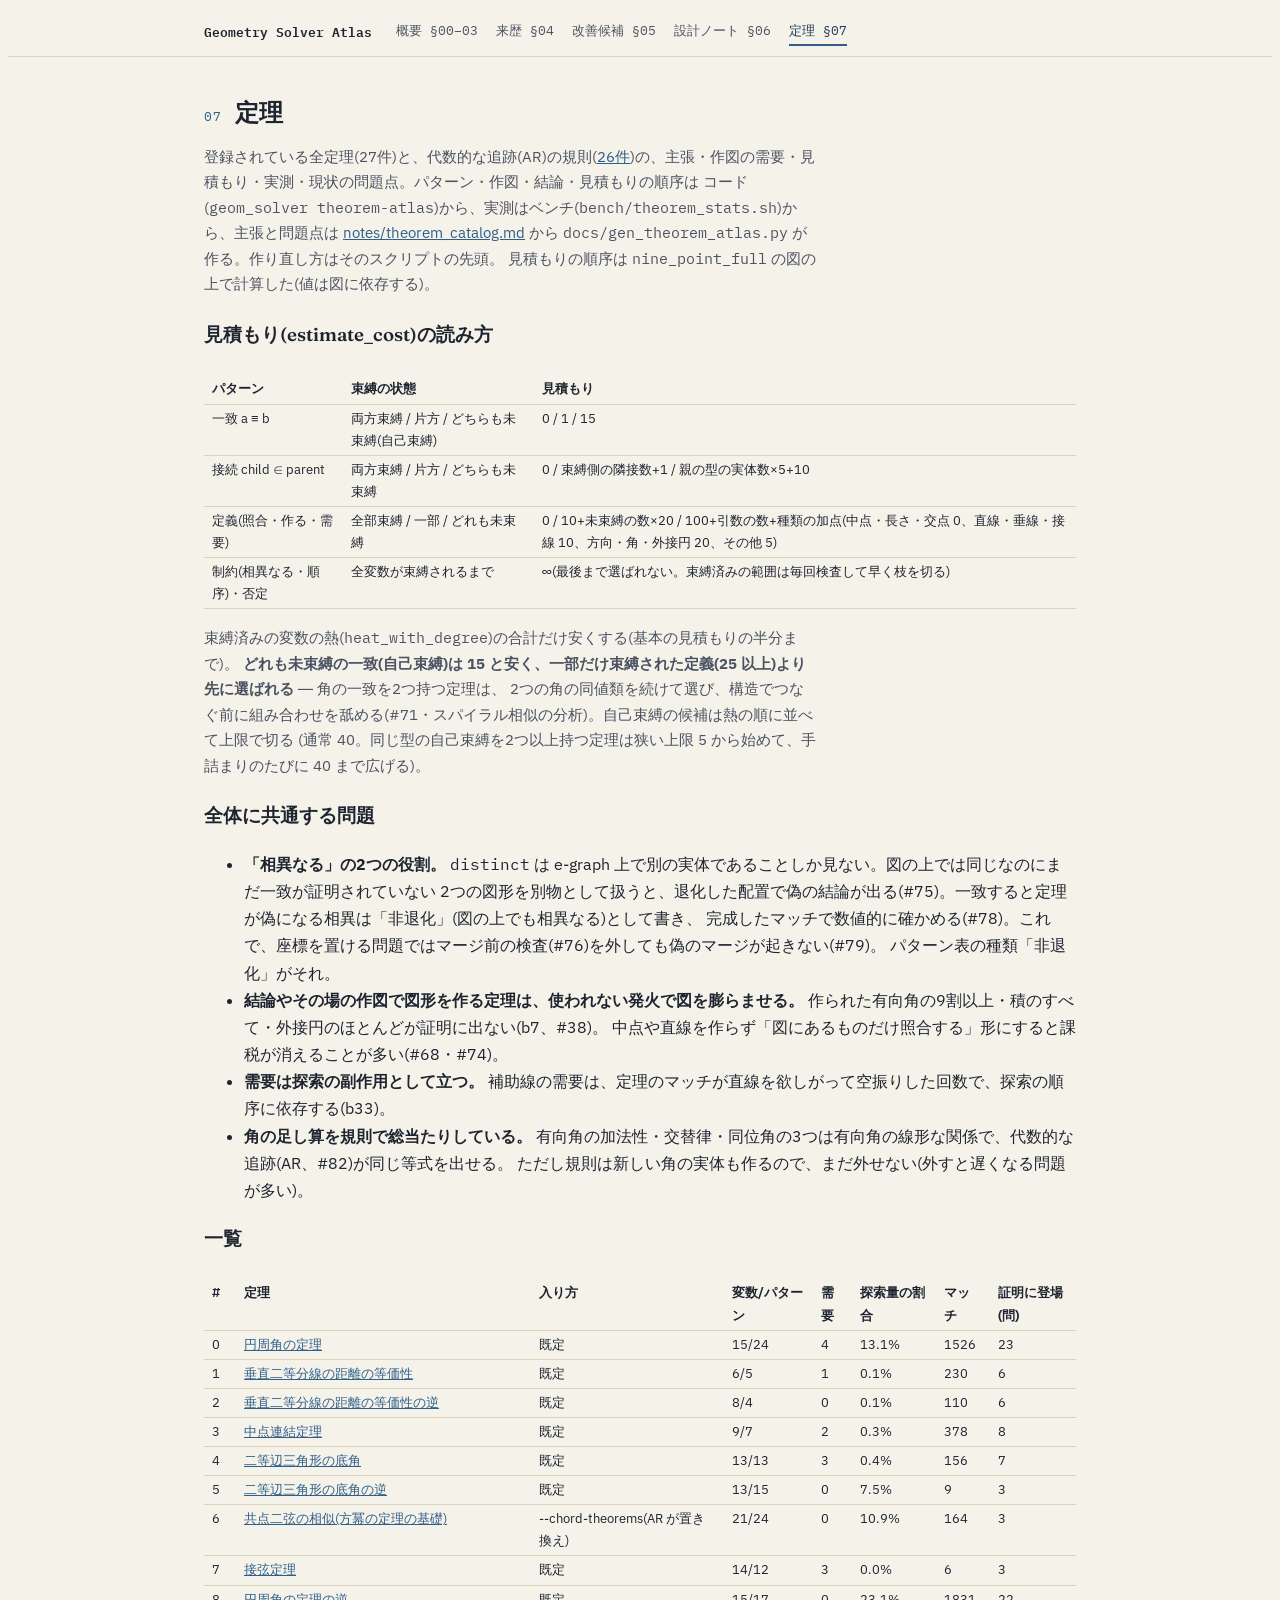
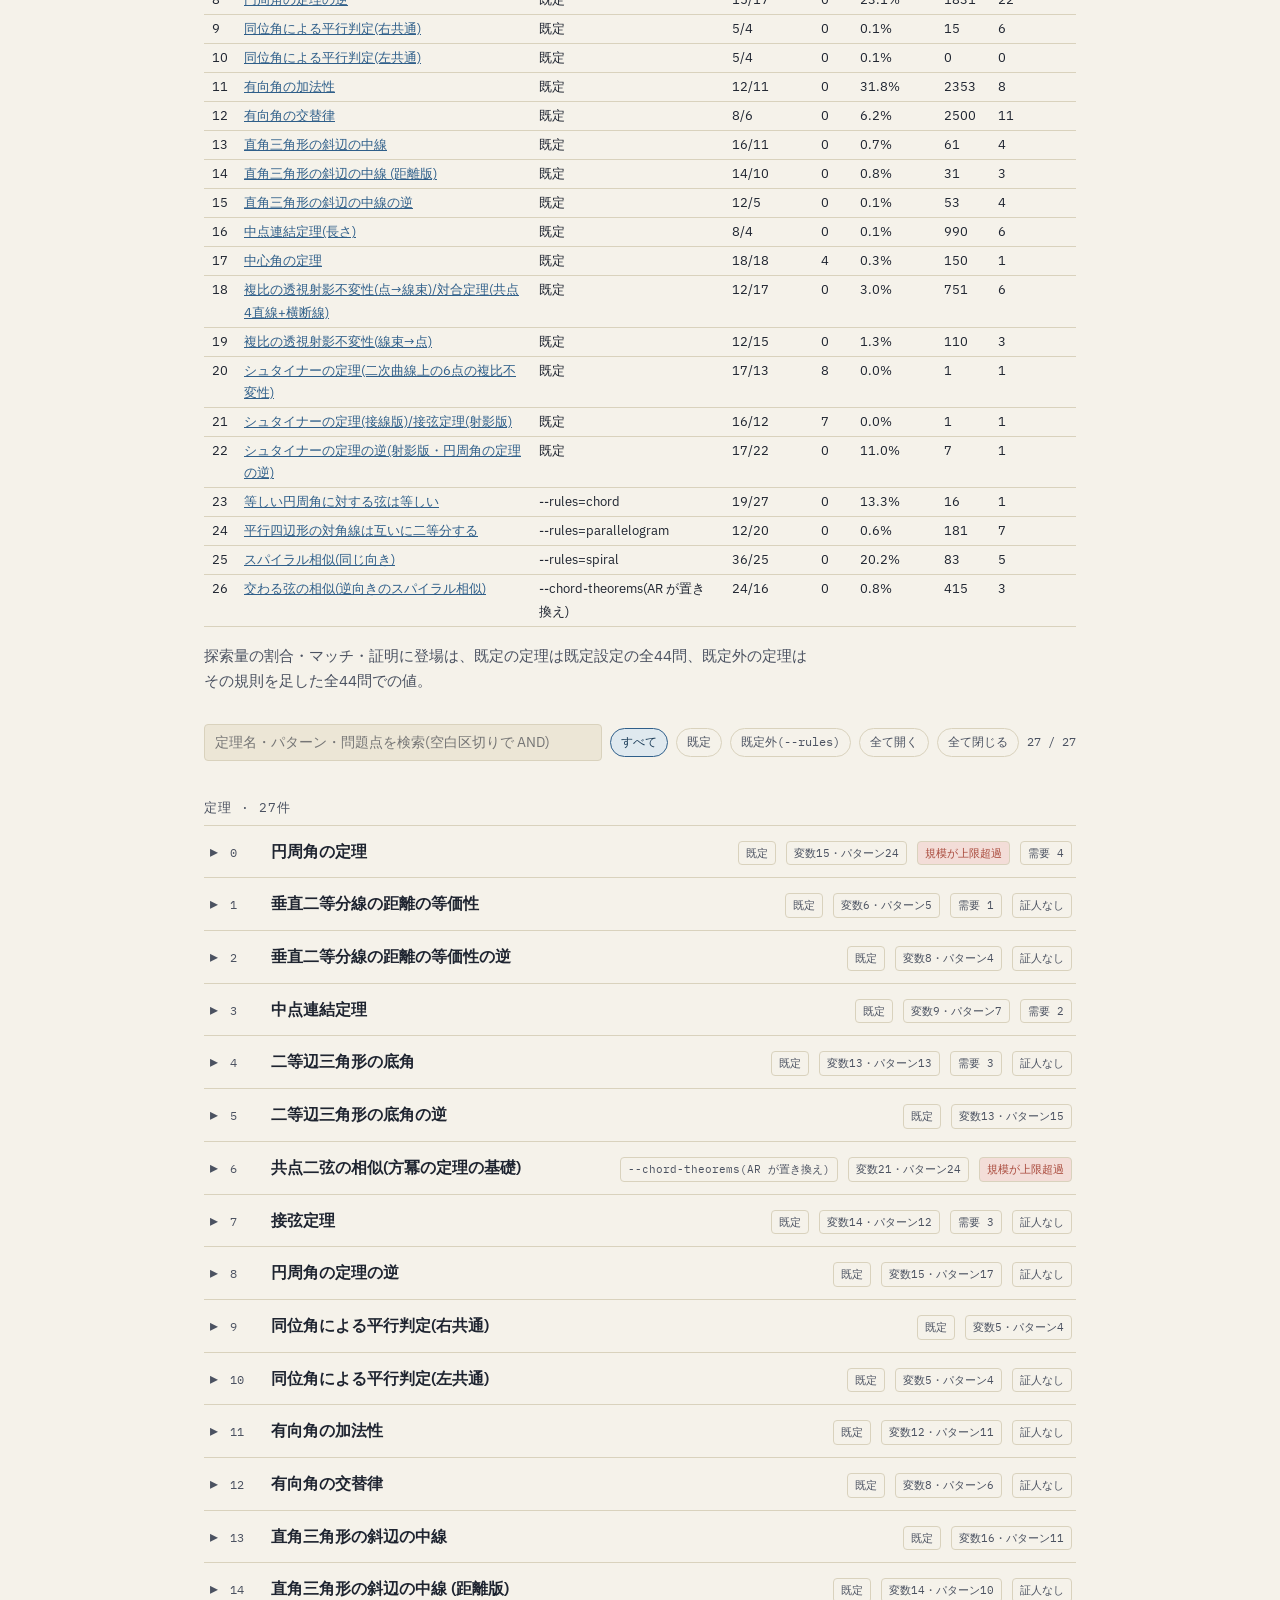
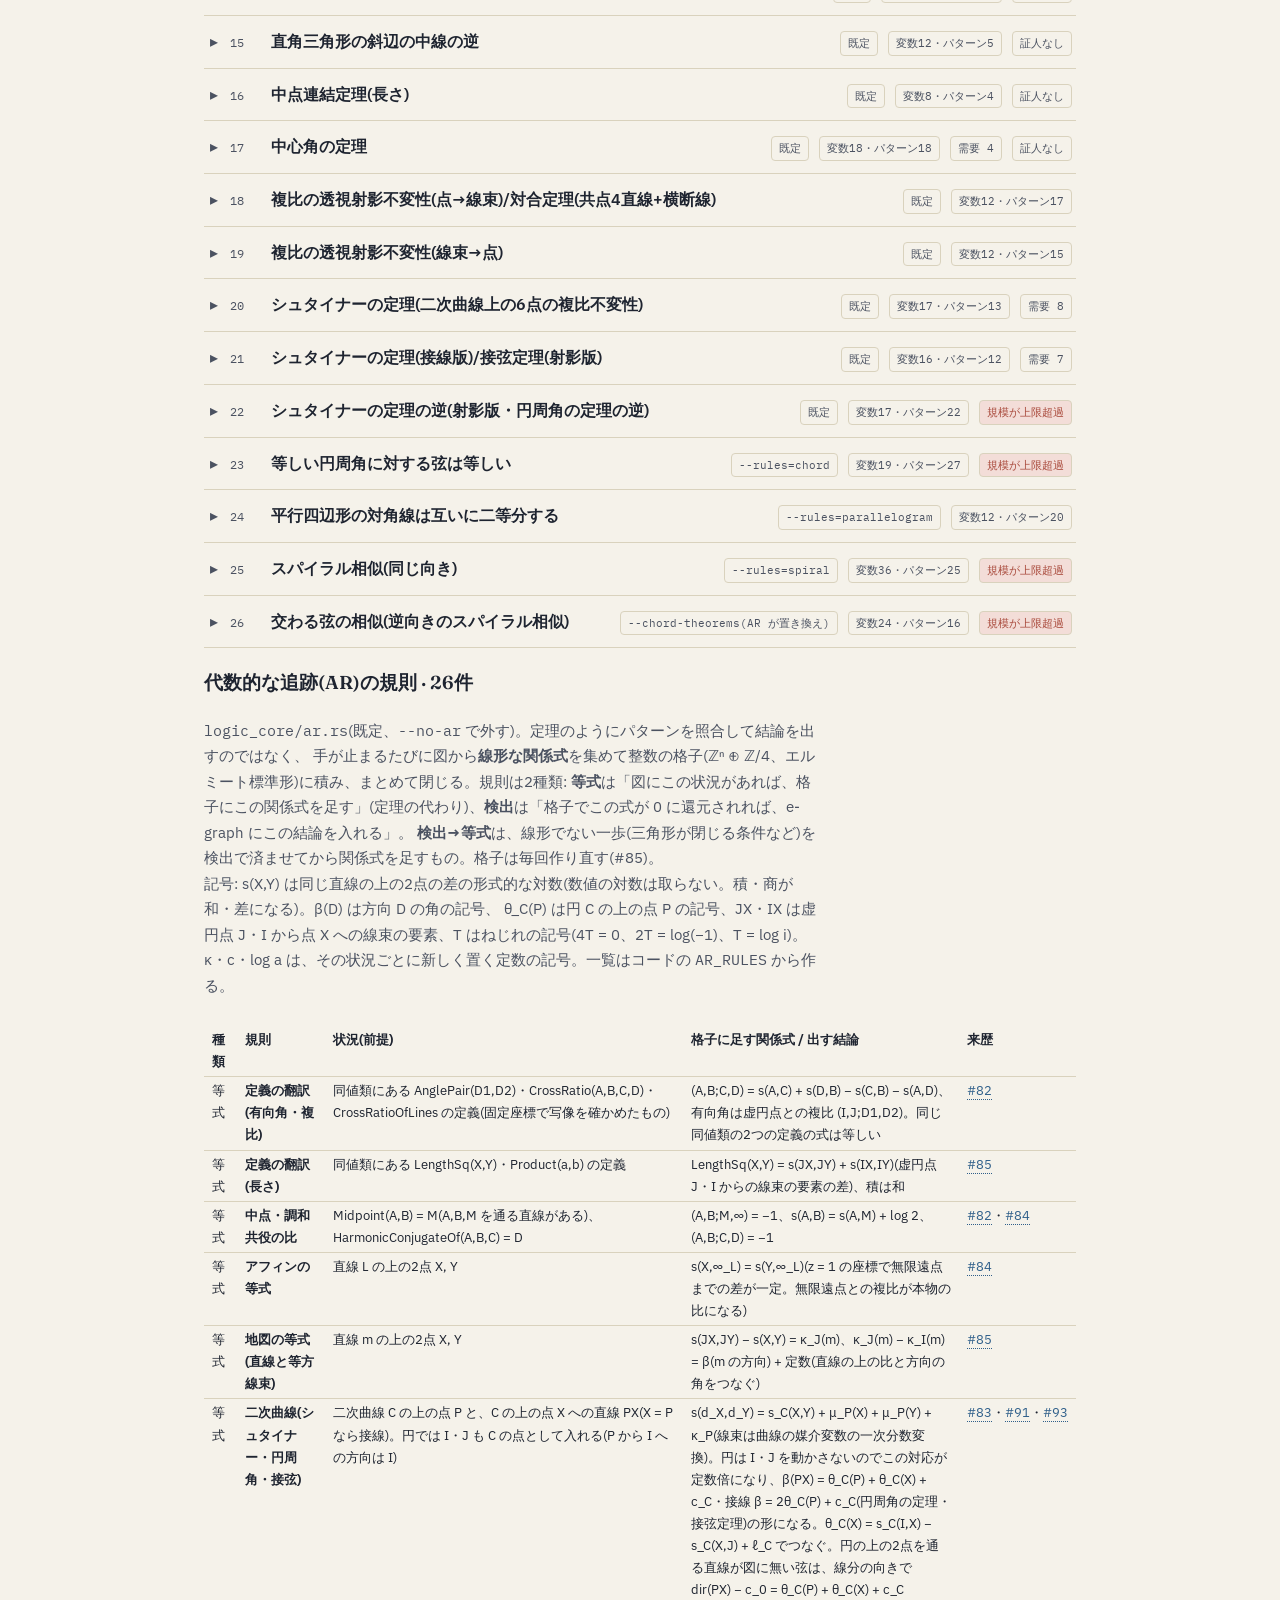
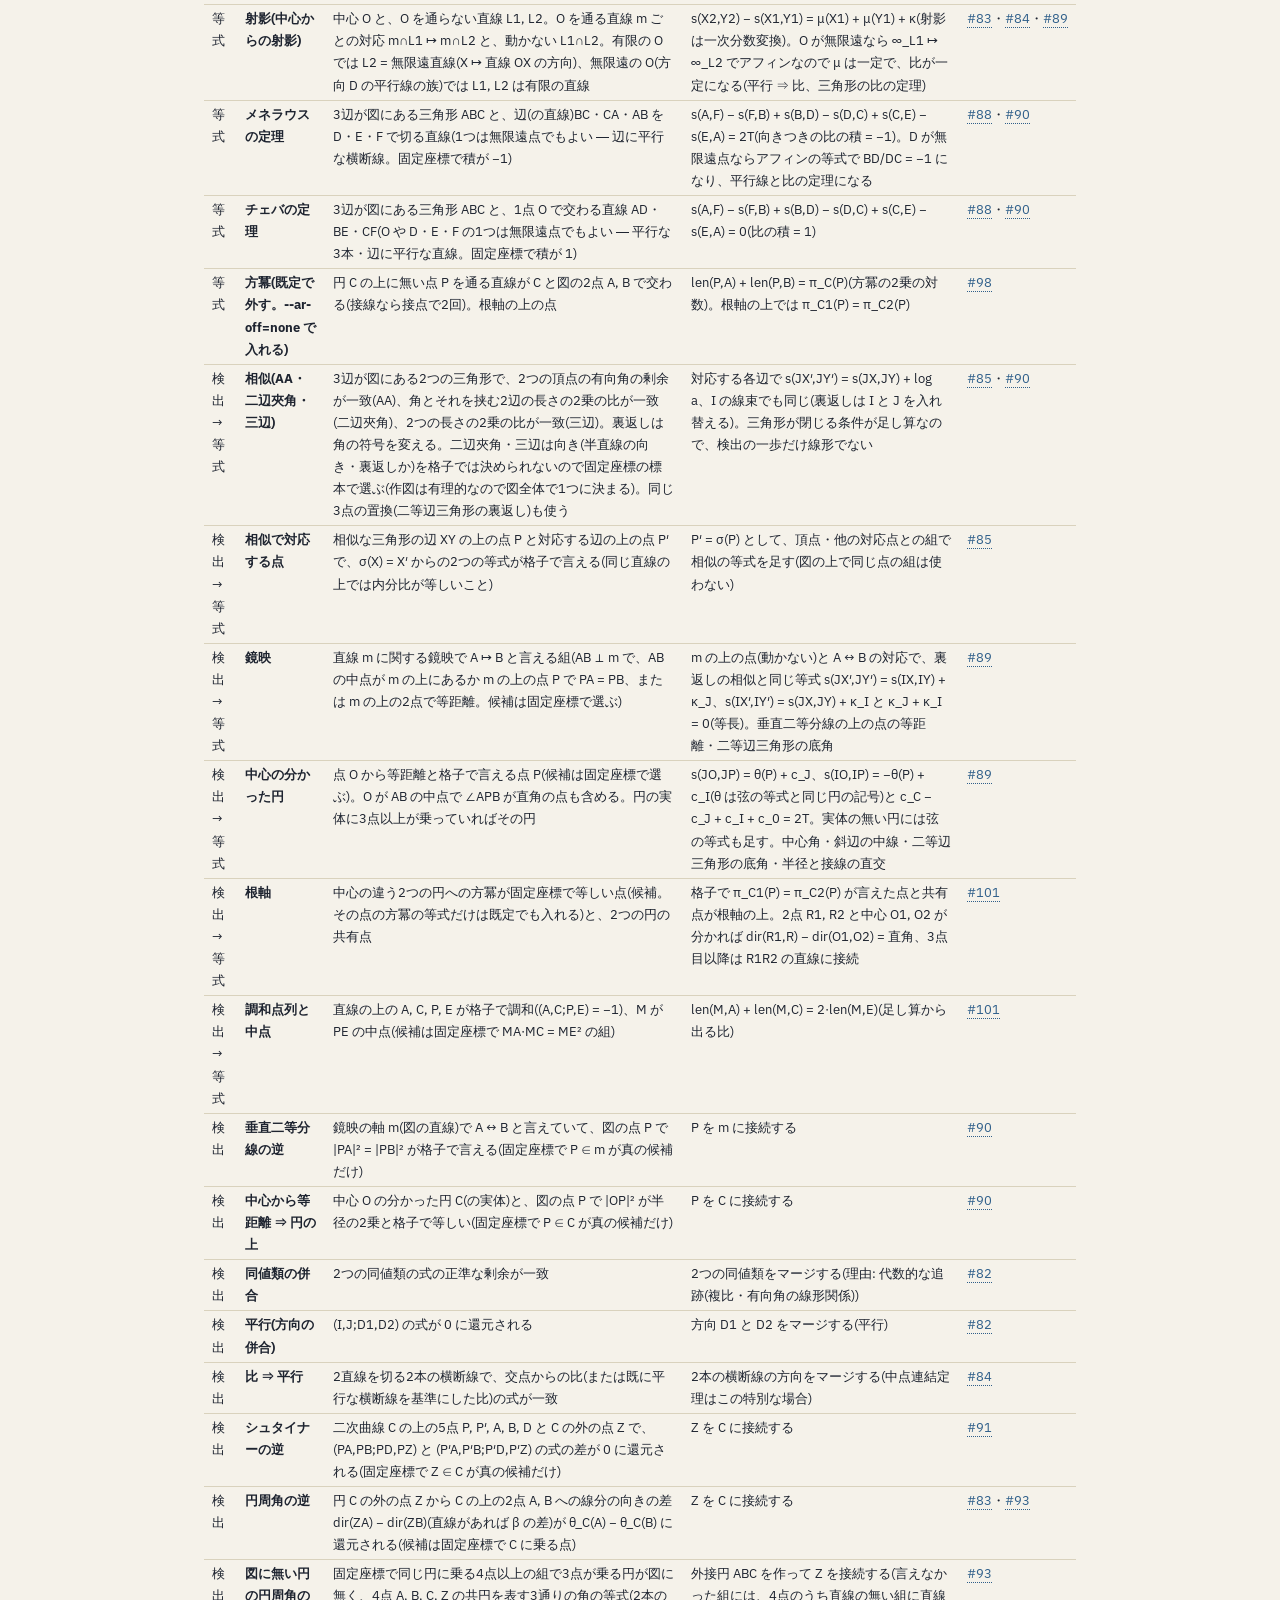
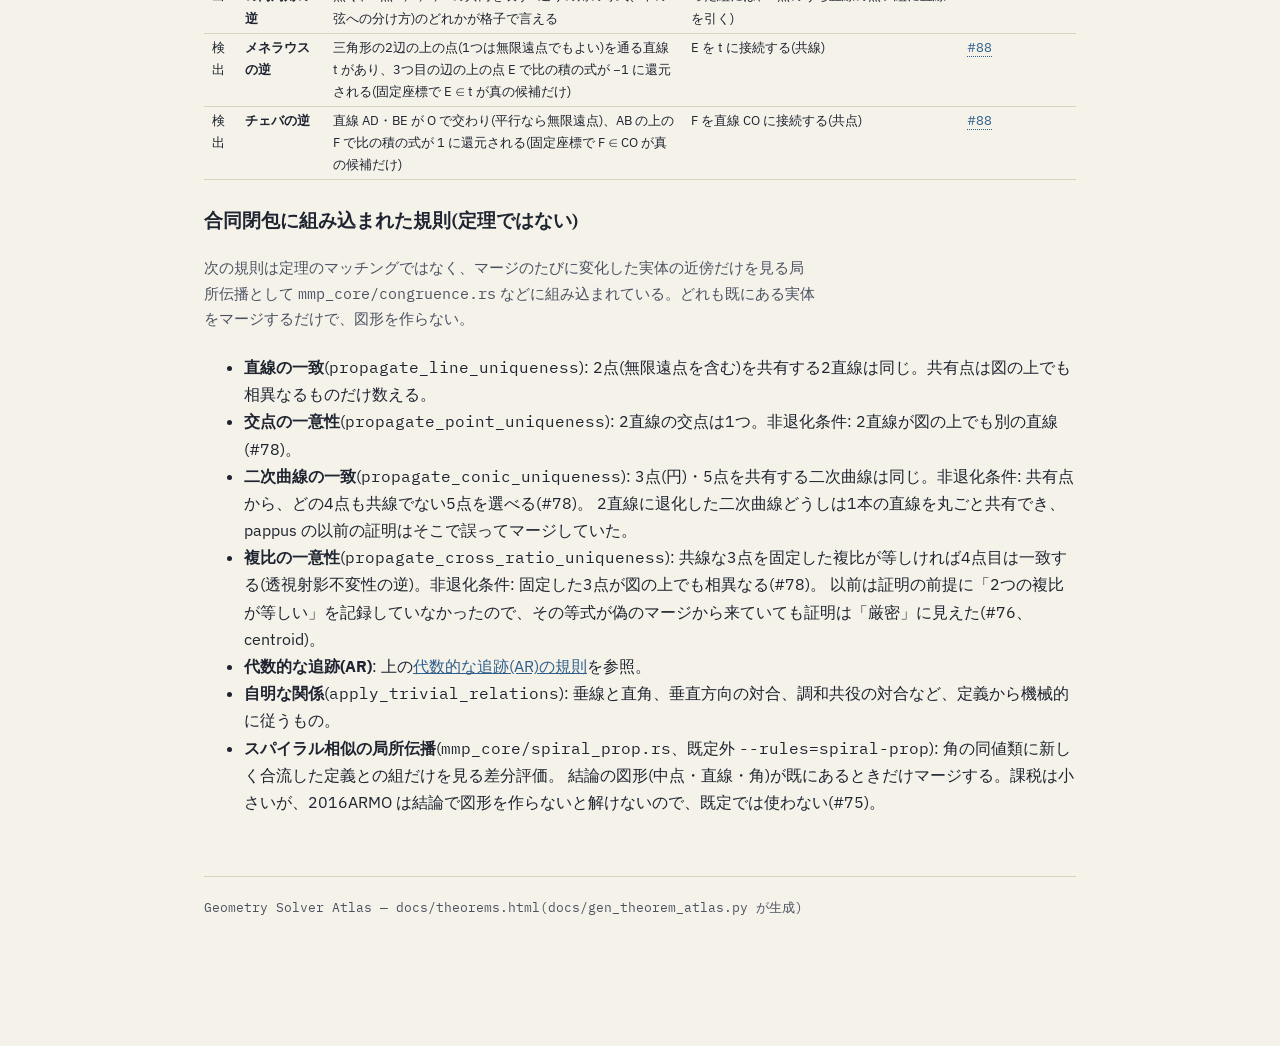
<file: docs/theorems.html>
<!doctype html>
<html lang="ja">
<meta charset="utf-8">
<meta name="viewport" content="width=device-width, initial-scale=1">
<title>Atlas · 定理</title>
<link rel="stylesheet" href="atlas.css">
<link rel="preconnect" href="https://fonts.gstatic.com" crossorigin>
<link rel="stylesheet" href="https://fonts.googleapis.com/css2?family=Fraunces:opsz,wght@9..144,500;9..144,600&family=IBM+Plex+Sans:wght@400;500;600&family=IBM+Plex+Mono:wght@400;500;600&display=swap">
<style>
  table.pat, table.kv, table.sum { border-collapse: collapse; font-size: 13px; margin: 6px 0; width: 100%; }
  table.pat td, table.pat th, table.kv td, table.kv th, table.sum td, table.sum th { padding: 3px 8px; border-bottom: 1px solid var(--rule, #e3e3e3); text-align: left; vertical-align: top; }
  table.pat tr.demand td { background: var(--warning-soft, #fff4db); }
  table.pat tr.build td { background: var(--accent-soft, #eef3ff); }
  td.num { text-align: right; font-variant-numeric: tabular-nums; white-space: nowrap; }
  .muted { color: var(--ink-soft, #777); font-size: 13px; }
  .tag.warn { background: var(--danger-soft, #fde2e2); color: var(--danger, #b00020); }
  details.item h4 { margin: 14px 0 4px; font-size: 14px; }
  .body code { font-size: 12.5px; }
  .wrap-x { overflow-x: auto; }
</style>
<nav class="topnav"><div class="in"><span class="brand">Geometry Solver Atlas</span><a href="atlas.html">概要 §00–03</a><a href="ledger.html">来歴 §04</a><a href="backlog.html">改善候補 §05</a><a href="notes.html">設計ノート §06</a><a href="theorems.html" aria-current="page">定理 §07</a></div></nav>
<div class="wrap">
<section id="theorems">
<div class="section-head"><span class="section-num">07</span><h2>定理</h2></div>
<p class="section-note">登録されている全定理(27件)と、代数的な追跡(AR)の規則(<a href="#ar">26件</a>)の、主張・作図の需要・見積もり・実測・現状の問題点。パターン・作図・結論・見積もりの順序は
コード(<code>geom_solver theorem-atlas</code>)から、実測はベンチ(<code>bench/theorem_stats.sh</code>)から、主張と問題点は
<a href="notes/theorem_catalog.md">notes/theorem_catalog.md</a> から <code>docs/gen_theorem_atlas.py</code> が作る。作り直し方はそのスクリプトの先頭。
見積もりの順序は <code>nine_point_full</code> の図の上で計算した(値は図に依存する)。</p>

<h3>見積もり(estimate_cost)の読み方</h3>
<div class="wrap-x"><table class="sum">
<tr><th>パターン</th><th>束縛の状態</th><th>見積もり</th></tr>
<tr><td>一致 a ≡ b</td><td>両方束縛 / 片方 / どちらも未束縛(自己束縛)</td><td>0 / 1 / 15</td></tr>
<tr><td>接続 child ∈ parent</td><td>両方束縛 / 片方 / どちらも未束縛</td><td>0 / 束縛側の隣接数+1 / 親の型の実体数×5+10</td></tr>
<tr><td>定義(照合・作る・需要)</td><td>全部束縛 / 一部 / どれも未束縛</td><td>0 / 10+未束縛の数×20 / 100+引数の数+種類の加点(中点・長さ・交点 0、直線・垂線・接線 10、方向・角・外接円 20、その他 5)</td></tr>
<tr><td>制約(相異なる・順序)・否定</td><td>全変数が束縛されるまで</td><td>∞(最後まで選ばれない。束縛済みの範囲は毎回検査して早く枝を切る)</td></tr>
</table></div>
<p class="section-note">束縛済みの変数の熱(<code>heat_with_degree</code>)の合計だけ安くする(基本の見積もりの半分まで)。
<b>どれも未束縛の一致(自己束縛)は 15 と安く、一部だけ束縛された定義(25 以上)より先に選ばれる</b> ― 角の一致を2つ持つ定理は、
2つの角の同値類を続けて選び、構造でつなぐ前に組み合わせを舐める(#71・スパイラル相似の分析)。自己束縛の候補は熱の順に並べて上限で切る
(通常 40。同じ型の自己束縛を2つ以上持つ定理は狭い上限 5 から始めて、手詰まりのたびに 40 まで広げる)。</p>

<h3>全体に共通する問題</h3>
<ul>
<li><b>「相異なる」の2つの役割。</b> <code>distinct</code> は e-graph 上で別の実体であることしか見ない。図の上では同じなのにまだ一致が証明されていない
2つの図形を別物として扱うと、退化した配置で偽の結論が出る(#75)。一致すると定理が偽になる相異は「非退化」(図の上でも相異なる)として書き、
完成したマッチで数値的に確かめる(#78)。これで、座標を置ける問題ではマージ前の検査(#76)を外しても偽のマージが起きない(#79)。
パターン表の種類「非退化」がそれ。</li>
<li><b>結論やその場の作図で図形を作る定理は、使われない発火で図を膨らませる。</b> 作られた有向角の9割以上・積のすべて・外接円のほとんどが証明に出ない(b7、#38)。
中点や直線を作らず「図にあるものだけ照合する」形にすると課税が消えることが多い(#68・#74)。</li>
<li><b>需要は探索の副作用として立つ。</b> 補助線の需要は、定理のマッチが直線を欲しがって空振りした回数で、探索の順序に依存する(b33)。</li>
<li><b>角の足し算を規則で総当たりしている。</b> 有向角の加法性・交替律・同位角の3つは有向角の線形な関係で、代数的な追跡(AR、#82)が同じ等式を出せる。
ただし規則は新しい角の実体も作るので、まだ外せない(外すと遅くなる問題が多い)。</li>
</ul>

<h3>一覧</h3>
<div class="wrap-x"><table class="sum">
<tr><th>#</th><th>定理</th><th>入り方</th><th>変数/パターン</th><th>需要</th><th>探索量の割合</th><th>マッチ</th><th>証明に登場(問)</th></tr>
<tr><td class="num">0</td><td><a href="#t0">円周角の定理</a></td><td>既定</td><td class="num">15/24</td><td class="num">4</td><td class="num">13.1%</td><td class="num">1526</td><td class="num">23</td></tr><tr><td class="num">1</td><td><a href="#t1">垂直二等分線の距離の等価性</a></td><td>既定</td><td class="num">6/5</td><td class="num">1</td><td class="num">0.1%</td><td class="num">230</td><td class="num">6</td></tr><tr><td class="num">2</td><td><a href="#t2">垂直二等分線の距離の等価性の逆</a></td><td>既定</td><td class="num">8/4</td><td class="num">0</td><td class="num">0.1%</td><td class="num">110</td><td class="num">6</td></tr><tr><td class="num">3</td><td><a href="#t3">中点連結定理</a></td><td>既定</td><td class="num">9/7</td><td class="num">2</td><td class="num">0.3%</td><td class="num">378</td><td class="num">8</td></tr><tr><td class="num">4</td><td><a href="#t4">二等辺三角形の底角</a></td><td>既定</td><td class="num">13/13</td><td class="num">3</td><td class="num">0.4%</td><td class="num">156</td><td class="num">7</td></tr><tr><td class="num">5</td><td><a href="#t5">二等辺三角形の底角の逆</a></td><td>既定</td><td class="num">13/15</td><td class="num">0</td><td class="num">7.5%</td><td class="num">9</td><td class="num">3</td></tr><tr><td class="num">6</td><td><a href="#t6">共点二弦の相似(方冪の定理の基礎)</a></td><td>--chord-theorems(AR が置き換え)</td><td class="num">21/24</td><td class="num">0</td><td class="num">10.9%</td><td class="num">164</td><td class="num">3</td></tr><tr><td class="num">7</td><td><a href="#t7">接弦定理</a></td><td>既定</td><td class="num">14/12</td><td class="num">3</td><td class="num">0.0%</td><td class="num">6</td><td class="num">3</td></tr><tr><td class="num">8</td><td><a href="#t8">円周角の定理の逆</a></td><td>既定</td><td class="num">15/17</td><td class="num">0</td><td class="num">23.1%</td><td class="num">1831</td><td class="num">22</td></tr><tr><td class="num">9</td><td><a href="#t9">同位角による平行判定(右共通)</a></td><td>既定</td><td class="num">5/4</td><td class="num">0</td><td class="num">0.1%</td><td class="num">15</td><td class="num">6</td></tr><tr><td class="num">10</td><td><a href="#t10">同位角による平行判定(左共通)</a></td><td>既定</td><td class="num">5/4</td><td class="num">0</td><td class="num">0.1%</td><td class="num">0</td><td class="num">0</td></tr><tr><td class="num">11</td><td><a href="#t11">有向角の加法性</a></td><td>既定</td><td class="num">12/11</td><td class="num">0</td><td class="num">31.8%</td><td class="num">2353</td><td class="num">8</td></tr><tr><td class="num">12</td><td><a href="#t12">有向角の交替律</a></td><td>既定</td><td class="num">8/6</td><td class="num">0</td><td class="num">6.2%</td><td class="num">2500</td><td class="num">11</td></tr><tr><td class="num">13</td><td><a href="#t13">直角三角形の斜辺の中線</a></td><td>既定</td><td class="num">16/11</td><td class="num">0</td><td class="num">0.7%</td><td class="num">61</td><td class="num">4</td></tr><tr><td class="num">14</td><td><a href="#t14">直角三角形の斜辺の中線 (距離版)</a></td><td>既定</td><td class="num">14/10</td><td class="num">0</td><td class="num">0.8%</td><td class="num">31</td><td class="num">3</td></tr><tr><td class="num">15</td><td><a href="#t15">直角三角形の斜辺の中線の逆</a></td><td>既定</td><td class="num">12/5</td><td class="num">0</td><td class="num">0.1%</td><td class="num">53</td><td class="num">4</td></tr><tr><td class="num">16</td><td><a href="#t16">中点連結定理(長さ)</a></td><td>既定</td><td class="num">8/4</td><td class="num">0</td><td class="num">0.1%</td><td class="num">990</td><td class="num">6</td></tr><tr><td class="num">17</td><td><a href="#t17">中心角の定理</a></td><td>既定</td><td class="num">18/18</td><td class="num">4</td><td class="num">0.3%</td><td class="num">150</td><td class="num">1</td></tr><tr><td class="num">18</td><td><a href="#t18">複比の透視射影不変性(点→線束)/対合定理(共点4直線+横断線)</a></td><td>既定</td><td class="num">12/17</td><td class="num">0</td><td class="num">3.0%</td><td class="num">751</td><td class="num">6</td></tr><tr><td class="num">19</td><td><a href="#t19">複比の透視射影不変性(線束→点)</a></td><td>既定</td><td class="num">12/15</td><td class="num">0</td><td class="num">1.3%</td><td class="num">110</td><td class="num">3</td></tr><tr><td class="num">20</td><td><a href="#t20">シュタイナーの定理(二次曲線上の6点の複比不変性)</a></td><td>既定</td><td class="num">17/13</td><td class="num">8</td><td class="num">0.0%</td><td class="num">1</td><td class="num">1</td></tr><tr><td class="num">21</td><td><a href="#t21">シュタイナーの定理(接線版)/接弦定理(射影版)</a></td><td>既定</td><td class="num">16/12</td><td class="num">7</td><td class="num">0.0%</td><td class="num">1</td><td class="num">1</td></tr><tr><td class="num">22</td><td><a href="#t22">シュタイナーの定理の逆(射影版・円周角の定理の逆)</a></td><td>既定</td><td class="num">17/22</td><td class="num">0</td><td class="num">11.0%</td><td class="num">7</td><td class="num">1</td></tr><tr><td class="num">23</td><td><a href="#t23">等しい円周角に対する弦は等しい</a></td><td>--rules=chord</td><td class="num">19/27</td><td class="num">0</td><td class="num">13.3%</td><td class="num">16</td><td class="num">1</td></tr><tr><td class="num">24</td><td><a href="#t24">平行四辺形の対角線は互いに二等分する</a></td><td>--rules=parallelogram</td><td class="num">12/20</td><td class="num">0</td><td class="num">0.6%</td><td class="num">181</td><td class="num">7</td></tr><tr><td class="num">25</td><td><a href="#t25">スパイラル相似(同じ向き)</a></td><td>--rules=spiral</td><td class="num">36/25</td><td class="num">0</td><td class="num">20.2%</td><td class="num">83</td><td class="num">5</td></tr><tr><td class="num">26</td><td><a href="#t26">交わる弦の相似(逆向きのスパイラル相似)</a></td><td>--chord-theorems(AR が置き換え)</td><td class="num">24/16</td><td class="num">0</td><td class="num">0.8%</td><td class="num">415</td><td class="num">3</td></tr>
</table></div>
<p class="section-note">探索量の割合・マッチ・証明に登場は、既定の定理は既定設定の全44問、既定外の定理はその規則を足した全44問での値。</p>

<div class="toolbar"><input type="search" id="q" placeholder="定理名・パターン・問題点を検索(空白区切りで AND)"><button type="button" data-filter="all" aria-pressed="true">すべて</button><button type="button" data-filter="default" aria-pressed="false">既定</button><button type="button" data-filter="rules" aria-pressed="false">既定外(--rules)</button><button type="button" id="expand">全て開く</button><button type="button" id="collapse">全て閉じる</button><span class="count" id="count"></span></div>
<div class="group"><div class="group-title">定理 · 27件</div>
<details class="item" id="t0" data-status="default">
  <summary><span class="idx">0</span><span class="t">円周角の定理</span><span class="tag">既定</span><span class="tag">変数15・パターン24</span><span class="tag warn">規模が上限超過</span><span class="tag">需要 4</span></summary>
  <div class="body">
    <h4>主張</h4><p>同じ円の上の4点 Apex1・Apex2・Base1・Base2 について、弦 Base1–Base2 を2つの頂点から見込む有向角は等しい: ∠(Apex1 Base1, Apex1 Base2) = ∠(Apex2 Base1, Apex2 Base2)。角の読み方は2つの角で向きをそろえる(向きの組 Cyclic)。</p>
    <h4>作図の需要とその場の作図</h4>
    <p>需要を立てる(図に無ければ補助作図の候補にする): <code>L_A1_B1 = LineThroughPoints(Apex1, Base1)</code>・<code>L_A1_B2 = LineThroughPoints(Apex1, Base2)</code>・<code>L_A2_B1 = LineThroughPoints(Apex2, Base1)</code>・<code>L_A2_B2 = LineThroughPoints(Apex2, Base2)</code></p>
    <p>その場で作る(親が揃えば図に足す): <code>Dir_A1_B1 = Dir(L_A1_B1)</code>・<code>Dir_A1_B2 = Dir(L_A1_B2)</code>・<code>Dir_A2_B1 = Dir(L_A2_B1)</code>・<code>Dir_A2_B2 = Dir(L_A2_B2)</code>・<code>Ang1 = AnglePair(Dir_A1_B1, Dir_A1_B2) 〔向きの組 Cyclic〕</code>・<code>Ang2 = AnglePair(Dir_A2_B1, Dir_A2_B2) 〔向きの組 Cyclic〕</code></p>
    <p>結論のときに作る: なし</p>
    <p>結論: <code>Ang1 ≡ Ang2</code></p>
    <h4>見積もり(cost の estimate)</h4>
    <p>束縛が空の状態から、<code>dfs_match</code> と同じ選び方(いちばん安いパターン、同点なら先頭)で消費される順序と、そのときの <code>estimate_cost</code>。
    入口は <code>Apex1 ∈ Circ(円)</code>(見積もり 10)。</p>
    <table class="pat"><tr><th>#</th><th>種類</th><th>パターン</th><th>選ばれる順</th><th>その時の見積もり</th></tr><tr class=""><td class="num">0</td><td>接続</td><td><code>Apex1 ∈ Circ(円)</code></td><td class="num">1</td><td class="num">10</td></tr><tr class=""><td class="num">1</td><td>接続</td><td><code>Apex2 ∈ Circ(円)</code></td><td class="num">2</td><td class="num">10</td></tr><tr class=""><td class="num">2</td><td>接続</td><td><code>Base1 ∈ Circ(円)</code></td><td class="num">8</td><td class="num">0.5</td></tr><tr class=""><td class="num">3</td><td>接続</td><td><code>Base2 ∈ Circ(円)</code></td><td class="num">14</td><td class="num">0.5</td></tr><tr class=""><td class="num">4</td><td>制約</td><td><code>相異なる(Apex1, Apex2, Base1, Base2)</code></td><td class="num">10</td><td class="num">0</td></tr><tr class=""><td class="num">5</td><td>非退化</td><td><code>図の上でも相異なる(Apex1, Base1, Base2)</code></td><td class="num">11</td><td class="num">0</td></tr><tr class=""><td class="num">6</td><td>非退化</td><td><code>図の上でも相異なる(Apex2, Base1, Base2)</code></td><td class="num">12</td><td class="num">0</td></tr><tr class="demand"><td class="num">7</td><td>需要を立てる</td><td><code>L_A1_B1 = LineThroughPoints(Apex1, Base1)</code></td><td class="num">15</td><td class="num">25</td></tr><tr class="demand"><td class="num">8</td><td>需要を立てる</td><td><code>L_A1_B2 = LineThroughPoints(Apex1, Base2)</code></td><td class="num">16</td><td class="num">25</td></tr><tr class=""><td class="num">9</td><td>制約</td><td><code>相異なる(L_A1_B1, L_A1_B2)</code></td><td class="num">17</td><td class="num">0</td></tr><tr class="demand"><td class="num">10</td><td>需要を立てる</td><td><code>L_A2_B1 = LineThroughPoints(Apex2, Base1)</code></td><td class="num">7</td><td class="num">0</td></tr><tr class="demand"><td class="num">11</td><td>需要を立てる</td><td><code>L_A2_B2 = LineThroughPoints(Apex2, Base2)</code></td><td class="num">13</td><td class="num">0</td></tr><tr class=""><td class="num">12</td><td>接続</td><td><code>Apex2 ∈ L_A2_B1</code></td><td class="num">3</td><td class="num">1.5</td></tr><tr class=""><td class="num">13</td><td>接続</td><td><code>Base1 ∈ L_A2_B1</code></td><td class="num">6</td><td class="num">3.5</td></tr><tr class=""><td class="num">14</td><td>接続</td><td><code>Apex2 ∈ L_A2_B2</code></td><td class="num">4</td><td class="num">1.5</td></tr><tr class=""><td class="num">15</td><td>接続</td><td><code>Base2 ∈ L_A2_B2</code></td><td class="num">9</td><td class="num">3.5</td></tr><tr class=""><td class="num">16</td><td>制約</td><td><code>相異なる(L_A2_B1, L_A2_B2)</code></td><td class="num">5</td><td class="num">0</td></tr><tr class="build"><td class="num">17</td><td>その場で作る</td><td><code>Dir_A1_B1 = Dir(L_A1_B1)</code></td><td class="num">18</td><td class="num">27.5</td></tr><tr class="build"><td class="num">18</td><td>その場で作る</td><td><code>Dir_A1_B2 = Dir(L_A1_B2)</code></td><td class="num">19</td><td class="num">27.5</td></tr><tr class="build"><td class="num">19</td><td>その場で作る</td><td><code>Dir_A2_B1 = Dir(L_A2_B1)</code></td><td class="num">21</td><td class="num">27.5</td></tr><tr class="build"><td class="num">20</td><td>その場で作る</td><td><code>Dir_A2_B2 = Dir(L_A2_B2)</code></td><td class="num">22</td><td class="num">27.5</td></tr><tr class="build"><td class="num">21</td><td>その場で作る</td><td><code>Ang1 = AnglePair(Dir_A1_B1, Dir_A1_B2) 〔向きの組 Cyclic〕</code></td><td class="num">20</td><td class="num">25</td></tr><tr class="build"><td class="num">22</td><td>その場で作る</td><td><code>Ang2 = AnglePair(Dir_A2_B1, Dir_A2_B2) 〔向きの組 Cyclic〕</code></td><td class="num">23</td><td class="num">25</td></tr><tr class=""><td class="num">23</td><td>制約</td><td><code>相異なる(Ang1, Ang2)</code></td><td class="num">24</td><td class="num">0</td></tr></table>
    <h4>実測</h4><p class="muted">既定設定・全44問</p><table class="kv"><tr><th>試行した問題</th><td>31問</td></tr><tr><th>試行回数(合計)</th><td>275</td></tr><tr><th>探索量(試行×平均 dfs_call)</th><td>6,716,695(全定理の 13.1%)</td></tr><tr><th>上限(dfs_cap)到達</th><td>37回</td></tr><tr><th>マッチ成立</th><td>1,526回・25問</td></tr><tr><th>証明に登場した問題</th><td>23問: bench_2005ctstp1, bench_2005usamop3, bench_2010g1, bench_2011armog10p6, bench_2011balkanmop1, bench_2012egmop1, bench_2015apmop1, bench_2018chnwesternmop5, bench_2018silkroadp1, bench_2019g1, bench_2022balkanmop1, cyclic_quad, miquel, miquel_quadrilateral, nine_point_full, orthic_incenter, orthocenter, orthocenter_alt, simson, tangent_orthic, test_power_of_point, test_steiner_converse, two_circles_reim</td></tr></table>
    <h4>現状の問題点</h4><ul><li><b>規模が上限を超えている</b>(パターン22)。円の上の4点の順序つきの組を全部舐めるので、点の多い円があると重い(<a class="secref" href="backlog.html#b34">b34</a>)。</li><li>頂点と底の点を結ぶ4本の直線を<b>需要として立てる</b>(<code>demand_by</code>)。補助線の需要の主な供給元で、解けている問題の約半分を支える一方、 円の上の点が増えると需要も組の数だけ増える。</li><li>結論の角は <code>build_by</code> でその場に作る。発火のたびに方向と角が増える(<a class="secref" href="backlog.html#b7">b7</a>)。</li></ul>
    <h4>lint の指摘</h4><ul><li><b>規模が大きい</b>: パターン24本(上限20)</li></ul>
    <p class="muted">証人(この定理が発火しないと解けない問題): thales</p>
  </div>
</details>
<details class="item" id="t1" data-status="default">
  <summary><span class="idx">1</span><span class="t">垂直二等分線の距離の等価性</span><span class="tag">既定</span><span class="tag">変数6・パターン5</span><span class="tag">需要 1</span><span class="tag">証人なし</span></summary>
  <div class="body">
    <h4>主張</h4><p>線分 BC の垂直二等分線 PerpMid の上の点 P は、B と C から等距離: PB² = PC²。外心の性質(3本の垂直二等分線が1点で交わる)の証明で使う。</p>
    <h4>作図の需要とその場の作図</h4>
    <p>需要を立てる(図に無ければ補助作図の候補にする): <code>LineBC = LineThroughPoints(B, C)</code></p>
    <p>その場では作らない。</p>
    <p>結論のときに作る: <code>Dist_PB = LengthSq(P, B)</code>・<code>Dist_PC = LengthSq(P, C)</code></p>
    <p>結論: <code>Dist_PB ≡ Dist_PC</code></p>
    <h4>見積もり(cost の estimate)</h4>
    <p>束縛が空の状態から、<code>dfs_match</code> と同じ選び方(いちばん安いパターン、同点なら先頭)で消費される順序と、そのときの <code>estimate_cost</code>。
    入口は <code>P ∈ PerpMid</code>(見積もり 60)。</p>
    <table class="pat"><tr><th>#</th><th>種類</th><th>パターン</th><th>選ばれる順</th><th>その時の見積もり</th></tr><tr class="lookup"><td class="num">0</td><td>照合</td><td><code>Mid_BC = Midpoint(B, C)</code></td><td class="num">3</td><td class="num">47.5</td></tr><tr class="demand"><td class="num">1</td><td>需要を立てる</td><td><code>LineBC = LineThroughPoints(B, C)</code></td><td class="num">4</td><td class="num">0</td></tr><tr class="lookup"><td class="num">2</td><td>照合</td><td><code>PerpMid = PerpendicularLine(LineBC, Mid_BC)</code></td><td class="num">2</td><td class="num">47.5</td></tr><tr class=""><td class="num">3</td><td>接続</td><td><code>P ∈ PerpMid</code></td><td class="num">1</td><td class="num">60</td></tr><tr class=""><td class="num">4</td><td>非退化</td><td><code>図の上でも相異なる(B, C, P)</code></td><td class="num">5</td><td class="num">0</td></tr></table>
    <h4>実測</h4><p class="muted">既定設定・全44問</p><table class="kv"><tr><th>試行した問題</th><td>44問</td></tr><tr><th>試行回数(合計)</th><td>427</td></tr><tr><th>探索量(試行×平均 dfs_call)</th><td>47,256(全定理の 0.1%)</td></tr><tr><th>上限(dfs_cap)到達</th><td>0回</td></tr><tr><th>マッチ成立</th><td>230回・15問</td></tr><tr><th>証明に登場した問題</th><td>6問: bench_2012egmop1, bench_2018chnwesternmop5, bench_2022balkanmop1, circumcenter, nine_point, nine_point_full</td></tr></table>
    <h4>現状の問題点</h4><ul><li>中点 Mid_BC と垂直二等分線 PerpMid が<b>図に既にある</b>ことを要求する(<code>match_by</code>)。垂直二等分線は、逆向きの定理の結論か問題文でしか作られない。</li><li>直線 BC は需要として立てる。</li></ul>
    <h4>lint の指摘</h4><ul><li><b>証人が無い</b>: 発火を確かめる問題が紐づいていない</li></ul>
    <p class="muted">証人(この定理が発火しないと解けない問題): なし</p>
  </div>
</details>
<details class="item" id="t2" data-status="default">
  <summary><span class="idx">2</span><span class="t">垂直二等分線の距離の等価性の逆</span><span class="tag">既定</span><span class="tag">変数8・パターン4</span><span class="tag">証人なし</span></summary>
  <div class="body">
    <h4>主張</h4><p>B と C から等距離な点 P(PB² = PC²)は、線分 BC の垂直二等分線の上にある。垂直二等分線と中点は前提で要求せず、結論の側で作る。</p>
    <h4>作図の需要とその場の作図</h4>
    <p>需要は立てない。</p>
    <p>その場で作る(親が揃えば図に足す): <code>Dist_PB = LengthSq(P, B)</code>・<code>Dist_PC = LengthSq(P, C)</code></p>
    <p>結論のときに作る: <code>Mid_BC = Midpoint(B, C)</code>・<code>LineBC = LineThroughPoints(B, C)</code>・<code>PerpMid = PerpendicularLine(LineBC, Mid_BC)</code></p>
    <p>結論: <code>P ∈ PerpMid</code></p>
    <h4>見積もり(cost の estimate)</h4>
    <p>束縛が空の状態から、<code>dfs_match</code> と同じ選び方(いちばん安いパターン、同点なら先頭)で消費される順序と、そのときの <code>estimate_cost</code>。
    入口は <code>Dist_PB ≡ Dist_PC</code>(見積もり 15)。</p>
    <table class="pat"><tr><th>#</th><th>種類</th><th>パターン</th><th>選ばれる順</th><th>その時の見積もり</th></tr><tr class="build"><td class="num">0</td><td>その場で作る</td><td><code>Dist_PB = LengthSq(P, B)</code></td><td class="num">2</td><td class="num">49</td></tr><tr class="build"><td class="num">1</td><td>その場で作る</td><td><code>Dist_PC = LengthSq(P, C)</code></td><td class="num">3</td><td class="num">26.5</td></tr><tr class=""><td class="num">2</td><td>一致</td><td><code>Dist_PB ≡ Dist_PC</code></td><td class="num">1</td><td class="num">15</td></tr><tr class=""><td class="num">3</td><td>非退化</td><td><code>図の上でも相異なる(B, C, P)</code></td><td class="num">4</td><td class="num">0</td></tr></table>
    <h4>実測</h4><p class="muted">既定設定・全44問</p><table class="kv"><tr><th>試行した問題</th><td>44問</td></tr><tr><th>試行回数(合計)</th><td>427</td></tr><tr><th>探索量(試行×平均 dfs_call)</th><td>56,474(全定理の 0.1%)</td></tr><tr><th>上限(dfs_cap)到達</th><td>0回</td></tr><tr><th>マッチ成立</th><td>110回・14問</td></tr><tr><th>証明に登場した問題</th><td>6問: bench_2012egmop1, bench_2018chnwesternmop5, bench_2022balkanmop1, circumcenter, nine_point, nine_point_full</td></tr></table>
    <h4>現状の問題点</h4><ul><li>入口は「等しい長さの同値類」の自己束縛で、長さを <code>build_by</code> で作る。等しい長さが多い図(円の中心がある図)では組が増える。</li><li>結論のたびに中点・直線・垂線を作る。図を増やす結論なので、使われない発火は図を膨らませるだけになる。</li></ul>
    <h4>lint の指摘</h4><ul><li><b>証人が無い</b>: 発火を確かめる問題が紐づいていない</li></ul>
    <p class="muted">証人(この定理が発火しないと解けない問題): なし</p>
  </div>
</details>
<details class="item" id="t3" data-status="default">
  <summary><span class="idx">3</span><span class="t">中点連結定理</span><span class="tag">既定</span><span class="tag">変数9・パターン7</span><span class="tag">需要 2</span></summary>
  <div class="body">
    <h4>主張</h4><p>三角形 ABC で AB の中点 M1・AC の中点 M2 について、M1M2 ∥ BC。</p>
    <h4>作図の需要とその場の作図</h4>
    <p>需要を立てる(図に無ければ補助作図の候補にする): <code>LineBC = LineThroughPoints(B, C)</code>・<code>LineM1M2 = LineThroughPoints(M1, M2)</code></p>
    <p>その場で作る(親が揃えば図に足す): <code>DirBC = Dir(LineBC)</code>・<code>DirM1M2 = Dir(LineM1M2)</code></p>
    <p>結論のときに作る: なし</p>
    <p>結論: <code>DirBC ≡ DirM1M2</code></p>
    <h4>見積もり(cost の estimate)</h4>
    <p>束縛が空の状態から、<code>dfs_match</code> と同じ選び方(いちばん安いパターン、同点なら先頭)で消費される順序と、そのときの <code>estimate_cost</code>。
    入口は <code>M1 = Midpoint(A, B)</code>(見積もり 103)。</p>
    <table class="pat"><tr><th>#</th><th>種類</th><th>パターン</th><th>選ばれる順</th><th>その時の見積もり</th></tr><tr class="lookup"><td class="num">0</td><td>照合</td><td><code>M1 = Midpoint(A, B)</code></td><td class="num">1</td><td class="num">103</td></tr><tr class="lookup"><td class="num">1</td><td>照合</td><td><code>M2 = Midpoint(A, C)</code></td><td class="num">2</td><td class="num">47.5</td></tr><tr class=""><td class="num">2</td><td>非退化</td><td><code>図の上でも相異なる(A, B, C, M1, M2)</code></td><td class="num">3</td><td class="num">0</td></tr><tr class="demand"><td class="num">3</td><td>需要を立てる</td><td><code>LineBC = LineThroughPoints(B, C)</code></td><td class="num">4</td><td class="num">25</td></tr><tr class="demand"><td class="num">4</td><td>需要を立てる</td><td><code>LineM1M2 = LineThroughPoints(M1, M2)</code></td><td class="num">5</td><td class="num">25</td></tr><tr class="build"><td class="num">5</td><td>その場で作る</td><td><code>DirBC = Dir(LineBC)</code></td><td class="num">6</td><td class="num">27.5</td></tr><tr class="build"><td class="num">6</td><td>その場で作る</td><td><code>DirM1M2 = Dir(LineM1M2)</code></td><td class="num">7</td><td class="num">27.5</td></tr></table>
    <h4>実測</h4><p class="muted">既定設定・全44問</p><table class="kv"><tr><th>試行した問題</th><td>44問</td></tr><tr><th>試行回数(合計)</th><td>427</td></tr><tr><th>探索量(試行×平均 dfs_call)</th><td>143,886(全定理の 0.3%)</td></tr><tr><th>上限(dfs_cap)到達</th><td>0回</td></tr><tr><th>マッチ成立</th><td>378回・16問</td></tr><tr><th>証明に登場した問題</th><td>8問: bench_2012egmop1, bench_2018chnwesternmop5, bench_2022balkanmop1, nine_point, nine_point_full, test_right_midpoint, thales, varignon</td></tr></table>
    <h4>現状の問題点</h4><ul><li>中点が図に既にあることを要求する(<code>match_by</code>)。中点の需要は既定では切っているので、問題文と他の定理の結論にある中点でしか発火しない。</li><li>直線 BC と M1M2 を需要として立てる。</li></ul>
    
    <p class="muted">証人(この定理が発火しないと解けない問題): varignon</p>
  </div>
</details>
<details class="item" id="t4" data-status="default">
  <summary><span class="idx">4</span><span class="t">二等辺三角形の底角</span><span class="tag">既定</span><span class="tag">変数13・パターン13</span><span class="tag">需要 3</span><span class="tag">証人なし</span></summary>
  <div class="body">
    <h4>主張</h4><p>AB = AC(長さの二乗で)なら、底角が等しい: ∠(AB, BC) = ∠(BC, AC)(向きの組 Isosceles)。</p>
    <h4>作図の需要とその場の作図</h4>
    <p>需要を立てる(図に無ければ補助作図の候補にする): <code>LineAB = LineThroughPoints(A, B)</code>・<code>LineAC = LineThroughPoints(A, C)</code>・<code>LineBC = LineThroughPoints(B, C)</code></p>
    <p>その場で作る(親が揃えば図に足す): <code>Dist_AB = LengthSq(A, B)</code>・<code>Dist_AC = LengthSq(A, C)</code>・<code>DirAB = Dir(LineAB)</code>・<code>DirAC = Dir(LineAC)</code>・<code>DirBC = Dir(LineBC)</code>・<code>Ang_B = AnglePair(DirAB, DirBC) 〔向きの組 Isosceles〕</code>・<code>Ang_C = AnglePair(DirBC, DirAC) 〔向きの組 Isosceles〕</code></p>
    <p>結論のときに作る: なし</p>
    <p>結論: <code>Ang_B ≡ Ang_C</code></p>
    <h4>見積もり(cost の estimate)</h4>
    <p>束縛が空の状態から、<code>dfs_match</code> と同じ選び方(いちばん安いパターン、同点なら先頭)で消費される順序と、そのときの <code>estimate_cost</code>。
    入口は <code>Dist_AB ≡ Dist_AC</code>(見積もり 15)。</p>
    <table class="pat"><tr><th>#</th><th>種類</th><th>パターン</th><th>選ばれる順</th><th>その時の見積もり</th></tr><tr class=""><td class="num">0</td><td>一致</td><td><code>Dist_AB ≡ Dist_AC</code></td><td class="num">1</td><td class="num">15</td></tr><tr class="build"><td class="num">1</td><td>その場で作る</td><td><code>Dist_AB = LengthSq(A, B)</code></td><td class="num">2</td><td class="num">49</td></tr><tr class="build"><td class="num">2</td><td>その場で作る</td><td><code>Dist_AC = LengthSq(A, C)</code></td><td class="num">4</td><td class="num">26.5</td></tr><tr class=""><td class="num">3</td><td>非退化</td><td><code>図の上でも相異なる(A, B, C)</code></td><td class="num">5</td><td class="num">0</td></tr><tr class="demand"><td class="num">4</td><td>需要を立てる</td><td><code>LineAB = LineThroughPoints(A, B)</code></td><td class="num">3</td><td class="num">25</td></tr><tr class="demand"><td class="num">5</td><td>需要を立てる</td><td><code>LineAC = LineThroughPoints(A, C)</code></td><td class="num">6</td><td class="num">25</td></tr><tr class="demand"><td class="num">6</td><td>需要を立てる</td><td><code>LineBC = LineThroughPoints(B, C)</code></td><td class="num">7</td><td class="num">25</td></tr><tr class="build"><td class="num">7</td><td>その場で作る</td><td><code>DirAB = Dir(LineAB)</code></td><td class="num">8</td><td class="num">27.5</td></tr><tr class="build"><td class="num">8</td><td>その場で作る</td><td><code>DirAC = Dir(LineAC)</code></td><td class="num">9</td><td class="num">27.5</td></tr><tr class="build"><td class="num">9</td><td>その場で作る</td><td><code>DirBC = Dir(LineBC)</code></td><td class="num">10</td><td class="num">27.5</td></tr><tr class=""><td class="num">10</td><td>制約</td><td><code>相異なる(DirAB, DirAC, DirBC)</code></td><td class="num">11</td><td class="num">0</td></tr><tr class="build"><td class="num">11</td><td>その場で作る</td><td><code>Ang_B = AnglePair(DirAB, DirBC) 〔向きの組 Isosceles〕</code></td><td class="num">12</td><td class="num">25</td></tr><tr class="build"><td class="num">12</td><td>その場で作る</td><td><code>Ang_C = AnglePair(DirBC, DirAC) 〔向きの組 Isosceles〕</code></td><td class="num">13</td><td class="num">25</td></tr></table>
    <h4>実測</h4><p class="muted">既定設定・全44問</p><table class="kv"><tr><th>試行した問題</th><td>44問</td></tr><tr><th>試行回数(合計)</th><td>427</td></tr><tr><th>探索量(試行×平均 dfs_call)</th><td>219,805(全定理の 0.4%)</td></tr><tr><th>上限(dfs_cap)到達</th><td>0回</td></tr><tr><th>マッチ成立</th><td>156回・14問</td></tr><tr><th>証明に登場した問題</th><td>7問: bench_2010g1, bench_2012egmop1, bench_2018chnwesternmop5, bench_2022balkanmop1, nine_point_full, test_isosceles_converse, test_right_midpoint</td></tr></table>
    <h4>現状の問題点</h4><ul><li>3本の辺の直線を需要として立てる。等しい長さの同値類が大きい図では、組の数だけ需要が出る。</li></ul>
    <h4>lint の指摘</h4><ul><li><b>証人が無い</b>: 発火を確かめる問題が紐づいていない</li></ul>
    <p class="muted">証人(この定理が発火しないと解けない問題): なし</p>
  </div>
</details>
<details class="item" id="t5" data-status="default">
  <summary><span class="idx">5</span><span class="t">二等辺三角形の底角の逆</span><span class="tag">既定</span><span class="tag">変数13・パターン15</span></summary>
  <div class="body">
    <h4>主張</h4><p>底角が等しい(∠(AB, BC) = ∠(BC, AC))なら、AB = AC。自己相似 △ABC ∽ △ACB による古典的な証明に対応する。</p>
    <h4>作図の需要とその場の作図</h4>
    <p>需要は立てない。</p>
    <p>その場で作る(親が揃えば図に足す): <code>Ang_B = AnglePair(DirAB, DirBC) 〔向きの組 IsoscelesConv〕</code>・<code>Ang_C = AnglePair(DirBC, DirAC) 〔向きの組 IsoscelesConv〕</code></p>
    <p>結論のときに作る: <code>Dist_AB = LengthSq(A, B)</code>・<code>Dist_AC = LengthSq(A, C)</code></p>
    <p>結論: <code>Dist_AB ≡ Dist_AC</code></p>
    <h4>見積もり(cost の estimate)</h4>
    <p>束縛が空の状態から、<code>dfs_match</code> と同じ選び方(いちばん安いパターン、同点なら先頭)で消費される順序と、そのときの <code>estimate_cost</code>。
    入口は <code>Ang_B ≡ Ang_C [角度]</code>(見積もり 15)。</p>
    <table class="pat"><tr><th>#</th><th>種類</th><th>パターン</th><th>選ばれる順</th><th>その時の見積もり</th></tr><tr class=""><td class="num">0</td><td>一致</td><td><code>Ang_B ≡ Ang_C [角度]</code></td><td class="num">1</td><td class="num">15</td></tr><tr class="build"><td class="num">1</td><td>その場で作る</td><td><code>Ang_B = AnglePair(DirAB, DirBC) 〔向きの組 IsoscelesConv〕</code></td><td class="num">2</td><td class="num">49</td></tr><tr class="build"><td class="num">2</td><td>その場で作る</td><td><code>Ang_C = AnglePair(DirBC, DirAC) 〔向きの組 IsoscelesConv〕</code></td><td class="num">9</td><td class="num">0</td></tr><tr class=""><td class="num">3</td><td>制約</td><td><code>相異なる(DirAB, DirAC, DirBC)</code></td><td class="num">10</td><td class="num">0</td></tr><tr class=""><td class="num">4</td><td>接続</td><td><code>LineAB ∈ DirAB(方向)</code></td><td class="num">3</td><td class="num">1.5</td></tr><tr class=""><td class="num">5</td><td>接続</td><td><code>LineBC ∈ DirBC(方向)</code></td><td class="num">4</td><td class="num">1.5</td></tr><tr class=""><td class="num">6</td><td>接続</td><td><code>LineAC ∈ DirAC(方向)</code></td><td class="num">8</td><td class="num">3.5</td></tr><tr class=""><td class="num">7</td><td>非退化</td><td><code>図の上でも相異なる(LineAB, LineBC, LineAC)</code></td><td class="num">7</td><td class="num">0</td></tr><tr class=""><td class="num">8</td><td>接続</td><td><code>A ∈ LineAB</code></td><td class="num">5</td><td class="num">3.5</td></tr><tr class=""><td class="num">9</td><td>接続</td><td><code>A ∈ LineAC</code></td><td class="num">6</td><td class="num">1.5</td></tr><tr class=""><td class="num">10</td><td>接続</td><td><code>B ∈ LineAB</code></td><td class="num">11</td><td class="num">3.5</td></tr><tr class=""><td class="num">11</td><td>接続</td><td><code>B ∈ LineBC</code></td><td class="num">12</td><td class="num">0</td></tr><tr class=""><td class="num">12</td><td>接続</td><td><code>C ∈ LineBC</code></td><td class="num">13</td><td class="num">3.5</td></tr><tr class=""><td class="num">13</td><td>接続</td><td><code>C ∈ LineAC</code></td><td class="num">14</td><td class="num">0</td></tr><tr class=""><td class="num">14</td><td>非退化</td><td><code>図の上でも相異なる(A, B, C)</code></td><td class="num">15</td><td class="num">0</td></tr></table>
    <h4>実測</h4><p class="muted">既定設定・全44問</p><table class="kv"><tr><th>試行した問題</th><td>44問</td></tr><tr><th>試行回数(合計)</th><td>427</td></tr><tr><th>探索量(試行×平均 dfs_call)</th><td>3,843,970(全定理の 7.5%)</td></tr><tr><th>上限(dfs_cap)到達</th><td>0回</td></tr><tr><th>マッチ成立</th><td>9回・6問</td></tr><tr><th>証明に登場した問題</th><td>3問: bench_2010g1, bench_2022balkanmop1, test_isosceles_converse</td></tr></table>
    <h4>現状の問題点</h4><ul><li>入口は「等しい角の同値類」の自己束縛。角の同値類が大きい図では、その同値類の定義の組を全部舐める。</li><li>bench_2018chnwesternmop5 の座標を置ける書き方で、局所伝播が作った図形と組むと偽の結論を出した(<a class="secref" href="ledger.html#l75">#75</a>)。この定理そのものの誤りではなく、 数値的に一致する2点が別の実体のまま残ると退化した三角形で発火する(下の「全体に共通する問題」)。</li></ul>
    
    <p class="muted">証人(この定理が発火しないと解けない問題): test_isosceles_converse</p>
  </div>
</details>
<details class="item" id="t6" data-status="rules">
  <summary><span class="idx">6</span><span class="t">共点二弦の相似(方冪の定理の基礎)</span><span class="tag">--chord-theorems(AR が置き換え)</span><span class="tag">変数21・パターン24</span><span class="tag warn">規模が上限超過</span></summary>
  <div class="body">
    <h4>主張</h4><p>2直線 AB・CD が P で交わり、弦 BD を見込む角が ∠(AB, AD) = ∠(CB, CD) なら、△PAD ∽ △PCB から PA·PB = PC·PD(長さの二乗の積)。 円周角の定理と鎖状につながって方冪の定理になる。</p>
    <h4>作図の需要とその場の作図</h4>
    <p>需要は立てない。</p>
    <p>その場で作る(親が揃えば図に足す): <code>AngA = AnglePair(DirAB, DirAD) 〔向きの組 PowSim〕</code>・<code>AngC = AnglePair(DirCB, DirCD) 〔向きの組 PowSim〕</code></p>
    <p>結論のときに作る: <code>LenPA = LengthSq(P, A)</code>・<code>LenPB = LengthSq(P, B)</code>・<code>LenPC = LengthSq(P, C)</code>・<code>LenPD = LengthSq(P, D)</code>・<code>ProdAB = Product(LenPA, LenPB)</code>・<code>ProdCD = Product(LenPC, LenPD)</code></p>
    <p>結論: <code>ProdAB ≡ ProdCD</code></p>
    <h4>見積もり(cost の estimate)</h4>
    <p>束縛が空の状態から、<code>dfs_match</code> と同じ選び方(いちばん安いパターン、同点なら先頭)で消費される順序と、そのときの <code>estimate_cost</code>。
    入口は <code>AngA ≡ AngC [角度]</code>(見積もり 15)。</p>
    <table class="pat"><tr><th>#</th><th>種類</th><th>パターン</th><th>選ばれる順</th><th>その時の見積もり</th></tr><tr class=""><td class="num">0</td><td>一致</td><td><code>AngA ≡ AngC [角度]</code></td><td class="num">1</td><td class="num">15</td></tr><tr class="build"><td class="num">1</td><td>その場で作る</td><td><code>AngA = AnglePair(DirAB, DirAD) 〔向きの組 PowSim〕</code></td><td class="num">2</td><td class="num">49</td></tr><tr class="build"><td class="num">2</td><td>その場で作る</td><td><code>AngC = AnglePair(DirCB, DirCD) 〔向きの組 PowSim〕</code></td><td class="num">16</td><td class="num">0</td></tr><tr class=""><td class="num">3</td><td>制約</td><td><code>相異なる(DirAB, DirAD)</code></td><td class="num">3</td><td class="num">0</td></tr><tr class=""><td class="num">4</td><td>制約</td><td><code>相異なる(DirCD, DirCB)</code></td><td class="num">17</td><td class="num">0</td></tr><tr class=""><td class="num">5</td><td>接続</td><td><code>LineAB ∈ DirAB(方向)</code></td><td class="num">4</td><td class="num">1.5</td></tr><tr class=""><td class="num">6</td><td>接続</td><td><code>LineAD ∈ DirAD(方向)</code></td><td class="num">5</td><td class="num">1.5</td></tr><tr class=""><td class="num">7</td><td>接続</td><td><code>LineCD ∈ DirCD(方向)</code></td><td class="num">10</td><td class="num">3.5</td></tr><tr class=""><td class="num">8</td><td>接続</td><td><code>LineCB ∈ DirCB(方向)</code></td><td class="num">15</td><td class="num">3.5</td></tr><tr class=""><td class="num">9</td><td>制約</td><td><code>相異なる(LineAB, LineAD, LineCD, LineCB)</code></td><td class="num">14</td><td class="num">0</td></tr><tr class=""><td class="num">10</td><td>接続</td><td><code>A ∈ LineAB</code></td><td class="num">6</td><td class="num">3.5</td></tr><tr class=""><td class="num">11</td><td>接続</td><td><code>A ∈ LineAD</code></td><td class="num">7</td><td class="num">0</td></tr><tr class=""><td class="num">12</td><td>接続</td><td><code>C ∈ LineCD</code></td><td class="num">11</td><td class="num">3.5</td></tr><tr class=""><td class="num">13</td><td>接続</td><td><code>C ∈ LineCB</code></td><td class="num">13</td><td class="num">1.5</td></tr><tr class=""><td class="num">14</td><td>接続</td><td><code>P ∈ LineAB</code></td><td class="num">8</td><td class="num">3.5</td></tr><tr class=""><td class="num">15</td><td>接続</td><td><code>P ∈ LineCD</code></td><td class="num">9</td><td class="num">1.5</td></tr><tr class=""><td class="num">16</td><td>非退化</td><td><code>図の上でも相異なる(A, C, P)</code></td><td class="num">12</td><td class="num">0</td></tr><tr class=""><td class="num">17</td><td>接続</td><td><code>B ∈ LineAB</code></td><td class="num">18</td><td class="num">3.5</td></tr><tr class=""><td class="num">18</td><td>接続</td><td><code>B ∈ LineCB</code></td><td class="num">19</td><td class="num">0</td></tr><tr class=""><td class="num">19</td><td>非退化</td><td><code>図の上でも相異なる(A, P, B)</code></td><td class="num">20</td><td class="num">0</td></tr><tr class=""><td class="num">20</td><td>接続</td><td><code>D ∈ LineCD</code></td><td class="num">21</td><td class="num">3.5</td></tr><tr class=""><td class="num">21</td><td>非退化</td><td><code>図の上でも相異なる(C, P, D)</code></td><td class="num">22</td><td class="num">0</td></tr><tr class=""><td class="num">22</td><td>接続</td><td><code>D ∈ LineAD</code></td><td class="num">23</td><td class="num">0</td></tr><tr class=""><td class="num">23</td><td>非退化</td><td><code>図の上でも相異なる(A, B, C, D)</code></td><td class="num">24</td><td class="num">0</td></tr></table>
    <h4>実測</h4><p class="muted">既定設定 + --chord-theorems(AR が置き換え)・全44問</p><table class="kv"><tr><th>試行した問題</th><td>44問</td></tr><tr><th>試行回数(合計)</th><td>341</td></tr><tr><th>探索量(試行×平均 dfs_call)</th><td>5,888,328(全定理の 10.9%)</td></tr><tr><th>上限(dfs_cap)到達</th><td>18回</td></tr><tr><th>マッチ成立</th><td>164回・21問</td></tr><tr><th>証明に登場した問題</th><td>3問: bench_2015apmop1, centroid, test_power_of_point</td></tr></table>
    <h4>現状の問題点</h4><ul><li><b>代数的な追跡が有効なら既定で外す</b>(<a class="secref" href="ledger.html#l85">#85</a>)。AR の相似(AA の検出と、等方線束での辺の比の等式)が同じ結論を出し、 外した方が既定で幾何平均 −11.9%(test_power_of_point だけ 1.65倍)。<code>--chord-theorems</code> で残す。</li><li><b>規模が上限を超えている</b>(変数21・パターン24)。</li><li>結論の積(<code>Product</code>)を使う定理が今は無い。積は <code>test_power_of_point</code> の目標のためにしか使われず、ほかの問題では作るだけになる (以前は比の前提で書いたスパイラル相似が使うはずだったが、その前提を作れず一度も発火しなかった。<a class="secref" href="ledger.html#l74">#74</a>)。</li></ul>
    <h4>lint の指摘</h4><ul><li><b>規模が大きい</b>: 変数21個(上限20)</li><li><b>規模が大きい</b>: パターン24本(上限20)</li></ul>
    <p class="muted">証人(この定理が発火しないと解けない問題): test_power_of_point</p>
  </div>
</details>
<details class="item" id="t7" data-status="default">
  <summary><span class="idx">7</span><span class="t">接弦定理</span><span class="tag">既定</span><span class="tag">変数14・パターン12</span><span class="tag">需要 3</span><span class="tag">証人なし</span></summary>
  <div class="body">
    <h4>主張</h4><p>円の上の点 A における接線と弦 AB のなす角は、弦 AB を見込む円周角に等しい: ∠(接線, AB) = ∠(CA, CB)。</p>
    <h4>作図の需要とその場の作図</h4>
    <p>需要を立てる(図に無ければ補助作図の候補にする): <code>LineAB = LineThroughPoints(A, B)</code>・<code>LineAC = LineThroughPoints(A, C)</code>・<code>LineBC = LineThroughPoints(B, C)</code></p>
    <p>その場で作る(親が揃えば図に足す): <code>DirTan = Dir(TanA)</code>・<code>DirAB = Dir(LineAB)</code>・<code>DirAC = Dir(LineAC)</code>・<code>DirBC = Dir(LineBC)</code>・<code>AngTan = AnglePair(DirTan, DirAB) 〔向きの組 TanGrp〕</code>・<code>AngBCA = AnglePair(DirAC, DirBC) 〔向きの組 TanGrp〕</code></p>
    <p>結論のときに作る: なし</p>
    <p>結論: <code>AngTan ≡ AngBCA</code></p>
    <h4>見積もり(cost の estimate)</h4>
    <p>束縛が空の状態から、<code>dfs_match</code> と同じ選び方(いちばん安いパターン、同点なら先頭)で消費される順序と、そのときの <code>estimate_cost</code>。
    入口は <code>TanA = TangentLine(Circ, A)</code>(見積もり 113)。</p>
    <table class="pat"><tr><th>#</th><th>種類</th><th>パターン</th><th>選ばれる順</th><th>その時の見積もり</th></tr><tr class="lookup"><td class="num">0</td><td>照合</td><td><code>Circ = Circumcircle(A, B, C)</code></td><td class="num">6</td><td class="num">45</td></tr><tr class="lookup"><td class="num">1</td><td>照合</td><td><code>TanA = TangentLine(Circ, A)</code></td><td class="num">1</td><td class="num">113</td></tr><tr class=""><td class="num">2</td><td>非退化</td><td><code>図の上でも相異なる(A, B, C)</code></td><td class="num">7</td><td class="num">0</td></tr><tr class="demand"><td class="num">3</td><td>需要を立てる</td><td><code>LineAB = LineThroughPoints(A, B)</code></td><td class="num">3</td><td class="num">47.5</td></tr><tr class="demand"><td class="num">4</td><td>需要を立てる</td><td><code>LineAC = LineThroughPoints(A, C)</code></td><td class="num">8</td><td class="num">25</td></tr><tr class="demand"><td class="num">5</td><td>需要を立てる</td><td><code>LineBC = LineThroughPoints(B, C)</code></td><td class="num">9</td><td class="num">25</td></tr><tr class="build"><td class="num">6</td><td>その場で作る</td><td><code>DirTan = Dir(TanA)</code></td><td class="num">2</td><td class="num">27.5</td></tr><tr class="build"><td class="num">7</td><td>その場で作る</td><td><code>DirAB = Dir(LineAB)</code></td><td class="num">4</td><td class="num">27.5</td></tr><tr class="build"><td class="num">8</td><td>その場で作る</td><td><code>DirAC = Dir(LineAC)</code></td><td class="num">10</td><td class="num">27.5</td></tr><tr class="build"><td class="num">9</td><td>その場で作る</td><td><code>DirBC = Dir(LineBC)</code></td><td class="num">11</td><td class="num">27.5</td></tr><tr class="build"><td class="num">10</td><td>その場で作る</td><td><code>AngTan = AnglePair(DirTan, DirAB) 〔向きの組 TanGrp〕</code></td><td class="num">5</td><td class="num">25</td></tr><tr class="build"><td class="num">11</td><td>その場で作る</td><td><code>AngBCA = AnglePair(DirAC, DirBC) 〔向きの組 TanGrp〕</code></td><td class="num">12</td><td class="num">25</td></tr></table>
    <h4>実測</h4><p class="muted">既定設定・全44問</p><table class="kv"><tr><th>試行した問題</th><td>31問</td></tr><tr><th>試行回数(合計)</th><td>240</td></tr><tr><th>探索量(試行×平均 dfs_call)</th><td>446(全定理の 0.0%)</td></tr><tr><th>上限(dfs_cap)到達</th><td>0回</td></tr><tr><th>マッチ成立</th><td>6回・2問</td></tr><tr><th>証明に登場した問題</th><td>3問: bench_2019g1, tangent_orthic, test_steiner_tangent</td></tr></table>
    <h4>現状の問題点</h4><ul><li>接線が図に既にあることを要求する(<code>match_by</code>)。接線を作る手が無いので、問題文に接線がある問題でしか発火しない。</li></ul>
    <h4>lint の指摘</h4><ul><li><b>証人が無い</b>: 発火を確かめる問題が紐づいていない</li></ul>
    <p class="muted">証人(この定理が発火しないと解けない問題): なし</p>
  </div>
</details>
<details class="item" id="t8" data-status="default">
  <summary><span class="idx">8</span><span class="t">円周角の定理の逆</span><span class="tag">既定</span><span class="tag">変数15・パターン17</span><span class="tag">証人なし</span></summary>
  <div class="body">
    <h4>主張</h4><p>∠(L1, L2) = ∠(L3, L4) で、L1∩L2 = Apex1、L3∩L4 = Apex2、L1∩L3 = Base1、L2∩L4 = Base2 なら、4点は同じ円の上にある (Apex1・Base1・Base2 を通る円を作り、Apex2 をそれに接続する)。</p>
    <h4>作図の需要とその場の作図</h4>
    <p>需要は立てない。</p>
    <p>その場で作る(親が揃えば図に足す): <code>Ang1 = AnglePair(Dir_L1, Dir_L2) 〔向きの組 ConvCyc〕</code>・<code>Ang2 = AnglePair(Dir_L3, Dir_L4) 〔向きの組 ConvCyc〕</code></p>
    <p>結論のときに作る: <code>Circ_New = Circumcircle(P_Apex1, P_Base1, P_Base2)</code></p>
    <p>結論: <code>P_Apex2 ∈ Circ_New</code></p>
    <h4>見積もり(cost の estimate)</h4>
    <p>束縛が空の状態から、<code>dfs_match</code> と同じ選び方(いちばん安いパターン、同点なら先頭)で消費される順序と、そのときの <code>estimate_cost</code>。
    入口は <code>Ang1 ≡ Ang2 [角度]</code>(見積もり 15)。</p>
    <table class="pat"><tr><th>#</th><th>種類</th><th>パターン</th><th>選ばれる順</th><th>その時の見積もり</th></tr><tr class=""><td class="num">0</td><td>一致</td><td><code>Ang1 ≡ Ang2 [角度]</code></td><td class="num">1</td><td class="num">15</td></tr><tr class="build"><td class="num">1</td><td>その場で作る</td><td><code>Ang1 = AnglePair(Dir_L1, Dir_L2) 〔向きの組 ConvCyc〕</code></td><td class="num">2</td><td class="num">49</td></tr><tr class="build"><td class="num">2</td><td>その場で作る</td><td><code>Ang2 = AnglePair(Dir_L3, Dir_L4) 〔向きの組 ConvCyc〕</code></td><td class="num">14</td><td class="num">0</td></tr><tr class=""><td class="num">3</td><td>接続</td><td><code>L1 ∈ Dir_L1(方向)</code></td><td class="num">3</td><td class="num">1.5</td></tr><tr class=""><td class="num">4</td><td>接続</td><td><code>L2 ∈ Dir_L2(方向)</code></td><td class="num">4</td><td class="num">1.5</td></tr><tr class=""><td class="num">5</td><td>接続</td><td><code>L3 ∈ Dir_L3(方向)</code></td><td class="num">9</td><td class="num">3.5</td></tr><tr class=""><td class="num">6</td><td>接続</td><td><code>L4 ∈ Dir_L4(方向)</code></td><td class="num">13</td><td class="num">3.5</td></tr><tr class=""><td class="num">7</td><td>非退化</td><td><code>図の上でも相異なる(L1, L2, L3, L4)</code></td><td class="num">12</td><td class="num">0</td></tr><tr class=""><td class="num">8</td><td>接続</td><td><code>P_Apex1 ∈ L1</code></td><td class="num">5</td><td class="num">3.5</td></tr><tr class=""><td class="num">9</td><td>接続</td><td><code>P_Apex1 ∈ L2</code></td><td class="num">6</td><td class="num">0</td></tr><tr class=""><td class="num">10</td><td>接続</td><td><code>P_Apex2 ∈ L3</code></td><td class="num">10</td><td class="num">3.5</td></tr><tr class=""><td class="num">11</td><td>接続</td><td><code>P_Apex2 ∈ L4</code></td><td class="num">11</td><td class="num">1.5</td></tr><tr class=""><td class="num">12</td><td>接続</td><td><code>P_Base1 ∈ L1</code></td><td class="num">7</td><td class="num">3.5</td></tr><tr class=""><td class="num">13</td><td>接続</td><td><code>P_Base1 ∈ L3</code></td><td class="num">8</td><td class="num">1.5</td></tr><tr class=""><td class="num">14</td><td>接続</td><td><code>P_Base2 ∈ L2</code></td><td class="num">15</td><td class="num">3.5</td></tr><tr class=""><td class="num">15</td><td>接続</td><td><code>P_Base2 ∈ L4</code></td><td class="num">16</td><td class="num">0</td></tr><tr class=""><td class="num">16</td><td>非退化</td><td><code>図の上でも相異なる(P_Apex1, P_Apex2, P_Base1, P_Base2)</code></td><td class="num">17</td><td class="num">0</td></tr></table>
    <h4>実測</h4><p class="muted">既定設定・全44問</p><table class="kv"><tr><th>試行した問題</th><td>44問</td></tr><tr><th>試行回数(合計)</th><td>436</td></tr><tr><th>探索量(試行×平均 dfs_call)</th><td>11,818,336(全定理の 23.1%)</td></tr><tr><th>上限(dfs_cap)到達</th><td>16回</td></tr><tr><th>マッチ成立</th><td>1,831回・32問</td></tr><tr><th>証明に登場した問題</th><td>22問: bench_2005ctstp1, bench_2005usamop3, bench_2010g1, bench_2011armog10p6, bench_2011balkanmop1, bench_2012egmop1, bench_2015apmop1, bench_2018chnwesternmop5, bench_2018silkroadp1, bench_2019g1, bench_2022balkanmop1, miquel, miquel_quadrilateral, nine_point, nine_point_full, orthic_incenter, orthocenter, orthocenter_alt, simson, tangent_orthic, test_power_of_point, test_steiner_converse</td></tr></table>
    <h4>現状の問題点</h4><ul><li>結論のたびに外接円を作る。bench_2018chnwesternmop5 では117個作って、証明に出たのは0個だった(<a class="secref" href="ledger.html#l38">#38</a>)。</li><li>4点のうち2点が数値的には同じ点なのに別の実体のまま残っていると、2点が重なった退化した外接円を作り、偽の接続を結論する(<a class="secref" href="ledger.html#l75">#75</a> で観測)。</li></ul>
    <h4>lint の指摘</h4><ul><li><b>証人が無い</b>: 発火を確かめる問題が紐づいていない</li></ul>
    <p class="muted">証人(この定理が発火しないと解けない問題): なし</p>
  </div>
</details>
<details class="item" id="t9" data-status="default">
  <summary><span class="idx">9</span><span class="t">同位角による平行判定(右共通)</span><span class="tag">既定</span><span class="tag">変数5・パターン4</span></summary>
  <div class="body">
    <h4>主張</h4><p>∠(D1, D3) = ∠(D2, D3)(共通の方向 D3 が右側)なら、方向 D1 と D2 は一致する(平行)。</p>
    <h4>作図の需要とその場の作図</h4>
    <p>需要は立てない。</p>
    <p>その場で作る(親が揃えば図に足す): <code>Ang1 = AnglePair(D1, D3) 〔向きの組 P1〕</code>・<code>Ang2 = AnglePair(D2, D3) 〔向きの組 P1〕</code></p>
    <p>結論のときに作る: なし</p>
    <p>結論: <code>D1 ≡ D2</code></p>
    <h4>見積もり(cost の estimate)</h4>
    <p>束縛が空の状態から、<code>dfs_match</code> と同じ選び方(いちばん安いパターン、同点なら先頭)で消費される順序と、そのときの <code>estimate_cost</code>。
    入口は <code>Ang1 ≡ Ang2 [角度]</code>(見積もり 15)。</p>
    <table class="pat"><tr><th>#</th><th>種類</th><th>パターン</th><th>選ばれる順</th><th>その時の見積もり</th></tr><tr class=""><td class="num">0</td><td>一致</td><td><code>Ang1 ≡ Ang2 [角度]</code></td><td class="num">1</td><td class="num">15</td></tr><tr class="build"><td class="num">1</td><td>その場で作る</td><td><code>Ang1 = AnglePair(D1, D3) 〔向きの組 P1〕</code></td><td class="num">2</td><td class="num">49</td></tr><tr class="build"><td class="num">2</td><td>その場で作る</td><td><code>Ang2 = AnglePair(D2, D3) 〔向きの組 P1〕</code></td><td class="num">3</td><td class="num">26.5</td></tr><tr class=""><td class="num">3</td><td>制約</td><td><code>相異なる(D1, D2, D3)</code></td><td class="num">4</td><td class="num">0</td></tr></table>
    <h4>実測</h4><p class="muted">既定設定・全44問</p><table class="kv"><tr><th>試行した問題</th><td>44問</td></tr><tr><th>試行回数(合計)</th><td>426</td></tr><tr><th>探索量(試行×平均 dfs_call)</th><td>60,488(全定理の 0.1%)</td></tr><tr><th>上限(dfs_cap)到達</th><td>0回</td></tr><tr><th>マッチ成立</th><td>15回・10問</td></tr><tr><th>証明に登場した問題</th><td>6問: bench_2005usamop3, bench_2018silkroadp1, nine_point_full, orthocenter, test_parallel, two_circles_reim</td></tr></table>
    <h4>現状の問題点</h4><ul><li>小さく安い。角の同値類の自己束縛から始まる。</li></ul>
    
    <p class="muted">証人(この定理が発火しないと解けない問題): test_parallel</p>
  </div>
</details>
<details class="item" id="t10" data-status="default">
  <summary><span class="idx">10</span><span class="t">同位角による平行判定(左共通)</span><span class="tag">既定</span><span class="tag">変数5・パターン4</span><span class="tag">証人なし</span></summary>
  <div class="body">
    <h4>主張</h4><p>∠(D3, D1) = ∠(D3, D2)(共通の方向 D3 が左側)なら、方向 D1 と D2 は一致する(平行)。</p>
    <h4>作図の需要とその場の作図</h4>
    <p>需要は立てない。</p>
    <p>その場で作る(親が揃えば図に足す): <code>Ang1 = AnglePair(D3, D1) 〔向きの組 P2〕</code>・<code>Ang2 = AnglePair(D3, D2) 〔向きの組 P2〕</code></p>
    <p>結論のときに作る: なし</p>
    <p>結論: <code>D1 ≡ D2</code></p>
    <h4>見積もり(cost の estimate)</h4>
    <p>束縛が空の状態から、<code>dfs_match</code> と同じ選び方(いちばん安いパターン、同点なら先頭)で消費される順序と、そのときの <code>estimate_cost</code>。
    入口は <code>Ang1 ≡ Ang2 [角度]</code>(見積もり 15)。</p>
    <table class="pat"><tr><th>#</th><th>種類</th><th>パターン</th><th>選ばれる順</th><th>その時の見積もり</th></tr><tr class=""><td class="num">0</td><td>一致</td><td><code>Ang1 ≡ Ang2 [角度]</code></td><td class="num">1</td><td class="num">15</td></tr><tr class="build"><td class="num">1</td><td>その場で作る</td><td><code>Ang1 = AnglePair(D3, D1) 〔向きの組 P2〕</code></td><td class="num">2</td><td class="num">49</td></tr><tr class="build"><td class="num">2</td><td>その場で作る</td><td><code>Ang2 = AnglePair(D3, D2) 〔向きの組 P2〕</code></td><td class="num">3</td><td class="num">26.5</td></tr><tr class=""><td class="num">3</td><td>制約</td><td><code>相異なる(D1, D2, D3)</code></td><td class="num">4</td><td class="num">0</td></tr></table>
    <h4>実測</h4><p class="muted">既定設定・全44問</p><table class="kv"><tr><th>試行した問題</th><td>44問</td></tr><tr><th>試行回数(合計)</th><td>426</td></tr><tr><th>探索量(試行×平均 dfs_call)</th><td>60,264(全定理の 0.1%)</td></tr><tr><th>上限(dfs_cap)到達</th><td>0回</td></tr><tr><th>マッチ成立</th><td>0回・0問</td></tr><tr><th>証明に登場した問題</th><td>0問</td></tr></table>
    <h4>現状の問題点</h4><ul><li>右共通と同じ。2つに分けているのは、有向角の引数の順序を向きの組で固定しているため。</li><li><b>既定設定の全44問でマッチが0回</b>(右共通は45回・証明に9問)。交替律と右共通で足りていて、要らない可能性がある(未検証。外して選抜で比べる)。</li></ul>
    <h4>lint の指摘</h4><ul><li><b>証人が無い</b>: 発火を確かめる問題が紐づいていない</li></ul>
    <p class="muted">証人(この定理が発火しないと解けない問題): なし</p>
  </div>
</details>
<details class="item" id="t11" data-status="default">
  <summary><span class="idx">11</span><span class="t">有向角の加法性</span><span class="tag">既定</span><span class="tag">変数12・パターン11</span><span class="tag">証人なし</span></summary>
  <div class="body">
    <h4>主張</h4><p>∠(D1, D2) = ∠(D4, D5) かつ ∠(D2, D3) = ∠(D5, D6) なら ∠(D1, D3) = ∠(D4, D6)。</p>
    <h4>作図の需要とその場の作図</h4>
    <p>需要は立てない。</p>
    <p>その場で作る(親が揃えば図に足す): <code>Ang12 = AnglePair(D1, D2) 〔向きの組 Add1〕</code>・<code>Ang45 = AnglePair(D4, D5) 〔向きの組 Add1〕</code>・<code>Ang23 = AnglePair(D2, D3) 〔向きの組 Add2〕</code>・<code>Ang56 = AnglePair(D5, D6) 〔向きの組 Add2〕</code>・<code>Ang13 = AnglePair(D1, D3) 〔向きの組 Add3〕</code>・<code>Ang46 = AnglePair(D4, D6) 〔向きの組 Add3〕</code></p>
    <p>結論のときに作る: なし</p>
    <p>結論: <code>Ang13 ≡ Ang46</code></p>
    <h4>見積もり(cost の estimate)</h4>
    <p>束縛が空の状態から、<code>dfs_match</code> と同じ選び方(いちばん安いパターン、同点なら先頭)で消費される順序と、そのときの <code>estimate_cost</code>。
    入口は <code>Ang12 ≡ Ang45 [角度]</code>(見積もり 15)。</p>
    <table class="pat"><tr><th>#</th><th>種類</th><th>パターン</th><th>選ばれる順</th><th>その時の見積もり</th></tr><tr class=""><td class="num">0</td><td>一致</td><td><code>Ang12 ≡ Ang45 [角度]</code></td><td class="num">1</td><td class="num">15</td></tr><tr class="build"><td class="num">1</td><td>その場で作る</td><td><code>Ang12 = AnglePair(D1, D2) 〔向きの組 Add1〕</code></td><td class="num">3</td><td class="num">49</td></tr><tr class="build"><td class="num">2</td><td>その場で作る</td><td><code>Ang45 = AnglePair(D4, D5) 〔向きの組 Add1〕</code></td><td class="num">7</td><td class="num">49</td></tr><tr class="build"><td class="num">3</td><td>その場で作る</td><td><code>Ang23 = AnglePair(D2, D3) 〔向きの組 Add2〕</code></td><td class="num">4</td><td class="num">26.5</td></tr><tr class="build"><td class="num">4</td><td>その場で作る</td><td><code>Ang56 = AnglePair(D5, D6) 〔向きの組 Add2〕</code></td><td class="num">9</td><td class="num">26.5</td></tr><tr class=""><td class="num">5</td><td>一致</td><td><code>Ang23 ≡ Ang56 [角度]</code></td><td class="num">2</td><td class="num">15</td></tr><tr class=""><td class="num">6</td><td>制約</td><td><code>相異なる(D1, D2, D3)</code></td><td class="num">5</td><td class="num">0</td></tr><tr class=""><td class="num">7</td><td>制約</td><td><code>相異なる(D4, D5, D6)</code></td><td class="num">10</td><td class="num">0</td></tr><tr class=""><td class="num">8</td><td>制約</td><td><code>順序 D1 ≤ D4</code></td><td class="num">8</td><td class="num">0</td></tr><tr class="build"><td class="num">9</td><td>その場で作る</td><td><code>Ang13 = AnglePair(D1, D3) 〔向きの組 Add3〕</code></td><td class="num">6</td><td class="num">25</td></tr><tr class="build"><td class="num">10</td><td>その場で作る</td><td><code>Ang46 = AnglePair(D4, D6) 〔向きの組 Add3〕</code></td><td class="num">11</td><td class="num">25</td></tr></table>
    <h4>実測</h4><p class="muted">既定設定・全44問</p><table class="kv"><tr><th>試行した問題</th><td>44問</td></tr><tr><th>試行回数(合計)</th><td>469</td></tr><tr><th>探索量(試行×平均 dfs_call)</th><td>16,241,590(全定理の 31.8%)</td></tr><tr><th>上限(dfs_cap)到達</th><td>67回</td></tr><tr><th>マッチ成立</th><td>2,353回・24問</td></tr><tr><th>証明に登場した問題</th><td>8問: bench_2010g1, bench_2011armog10p6, bench_2012egmop1, bench_2018chnwesternmop5, bench_2018silkroadp1, bench_2022balkanmop1, nine_point_full, orthocenter</td></tr></table>
    <h4>現状の問題点</h4><ul><li><b>角の足し算を規則として総当たりしている</b>。等しい角の同値類を2つ続けて選び(自己束縛)、その組み合わせを舐めるので、1回の試行が重い (上限の到達が多い)。角の等式は有向角の群の上の線形な関係なので、規則ではなく線形代数でまとめて閉じる仕組み (AlphaGeometry の AR と同じ発想)に置き換えるのが本筋(<a class="secref" href="ledger.html#l75">#75</a> の考察、<a class="secref" href="backlog.html#b45">b45</a>)。</li><li>実測(既定設定・全44問): <b>全定理の探索量の 23% で最大</b>。マッチ約3,000回に対し、証明に登場したのは5問。</li></ul>
    <h4>lint の指摘</h4><ul><li><b>証人が無い</b>: 発火を確かめる問題が紐づいていない</li></ul>
    <p class="muted">証人(この定理が発火しないと解けない問題): なし</p>
  </div>
</details>
<details class="item" id="t12" data-status="default">
  <summary><span class="idx">12</span><span class="t">有向角の交替律</span><span class="tag">既定</span><span class="tag">変数8・パターン6</span><span class="tag">証人なし</span></summary>
  <div class="body">
    <h4>主張</h4><p>∠(D1, D2) = ∠(D3, D4) なら ∠(D1, D3) = ∠(D2, D4)。</p>
    <h4>作図の需要とその場の作図</h4>
    <p>需要は立てない。</p>
    <p>その場で作る(親が揃えば図に足す): <code>Ang12 = AnglePair(D1, D2) 〔向きの組 Perm1〕</code>・<code>Ang34 = AnglePair(D3, D4) 〔向きの組 Perm1〕</code>・<code>Ang13 = AnglePair(D1, D3) 〔向きの組 Perm2〕</code>・<code>Ang24 = AnglePair(D2, D4) 〔向きの組 Perm2〕</code></p>
    <p>結論のときに作る: なし</p>
    <p>結論: <code>Ang13 ≡ Ang24</code></p>
    <h4>見積もり(cost の estimate)</h4>
    <p>束縛が空の状態から、<code>dfs_match</code> と同じ選び方(いちばん安いパターン、同点なら先頭)で消費される順序と、そのときの <code>estimate_cost</code>。
    入口は <code>Ang12 ≡ Ang34 [角度]</code>(見積もり 15)。</p>
    <table class="pat"><tr><th>#</th><th>種類</th><th>パターン</th><th>選ばれる順</th><th>その時の見積もり</th></tr><tr class=""><td class="num">0</td><td>一致</td><td><code>Ang12 ≡ Ang34 [角度]</code></td><td class="num">1</td><td class="num">15</td></tr><tr class="build"><td class="num">1</td><td>その場で作る</td><td><code>Ang12 = AnglePair(D1, D2) 〔向きの組 Perm1〕</code></td><td class="num">2</td><td class="num">49</td></tr><tr class="build"><td class="num">2</td><td>その場で作る</td><td><code>Ang34 = AnglePair(D3, D4) 〔向きの組 Perm1〕</code></td><td class="num">4</td><td class="num">26.5</td></tr><tr class=""><td class="num">3</td><td>制約</td><td><code>相異なる(D1, D2, D3, D4)</code></td><td class="num">5</td><td class="num">0</td></tr><tr class="build"><td class="num">4</td><td>その場で作る</td><td><code>Ang13 = AnglePair(D1, D3) 〔向きの組 Perm2〕</code></td><td class="num">3</td><td class="num">47.5</td></tr><tr class="build"><td class="num">5</td><td>その場で作る</td><td><code>Ang24 = AnglePair(D2, D4) 〔向きの組 Perm2〕</code></td><td class="num">6</td><td class="num">25</td></tr></table>
    <h4>実測</h4><p class="muted">既定設定・全44問</p><table class="kv"><tr><th>試行した問題</th><td>44問</td></tr><tr><th>試行回数(合計)</th><td>425</td></tr><tr><th>探索量(試行×平均 dfs_call)</th><td>3,178,678(全定理の 6.2%)</td></tr><tr><th>上限(dfs_cap)到達</th><td>0回</td></tr><tr><th>マッチ成立</th><td>2,500回・27問</td></tr><tr><th>証明に登場した問題</th><td>11問: bench_2005ctstp1, bench_2011armog10p6, bench_2011balkanmop1, bench_2012egmop1, bench_2018chnwesternmop5, bench_2018silkroadp1, bench_2019g1, bench_2022balkanmop1, nine_point_full, test_right_midpoint, thales</td></tr></table>
    <h4>現状の問題点</h4><ul><li>加法性と同じく、角の線形な関係を規則で総当たりしている。</li></ul>
    <h4>lint の指摘</h4><ul><li><b>証人が無い</b>: 発火を確かめる問題が紐づいていない</li></ul>
    <p class="muted">証人(この定理が発火しないと解けない問題): なし</p>
  </div>
</details>
<details class="item" id="t13" data-status="default">
  <summary><span class="idx">13</span><span class="t">直角三角形の斜辺の中線</span><span class="tag">既定</span><span class="tag">変数16・パターン11</span></summary>
  <div class="body">
    <h4>主張</h4><p>∠(AH, CH) = 90° で M が AC の中点なら、∠(MH, CH) = ∠(CH, CA)(中線 MH と辺の角が等しい = △MHC が二等辺)。</p>
    <h4>作図の需要とその場の作図</h4>
    <p>需要は立てない。</p>
    <p>その場で作る(親が揃えば図に足す): <code>Ang_AH_CH = AnglePair(Dir_AH, Dir_CH)</code>・<code>Dir_AH = Dir(L_AH)</code>・<code>Dir_CH = Dir(L_CH)</code></p>
    <p>結論のときに作る: <code>L_MH = LineThroughPoints(M, H)</code>・<code>L_CA = LineThroughPoints(C, A)</code>・<code>Dir_MH = Dir(L_MH)</code>・<code>Dir_CA = Dir(L_CA)</code>・<code>Ang_MH_CH = AnglePair(Dir_MH, Dir_CH)</code>・<code>Ang_CH_CA = AnglePair(Dir_CH, Dir_CA)</code></p>
    <p>結論: <code>Ang_MH_CH ≡ Ang_CH_CA</code></p>
    <h4>見積もり(cost の estimate)</h4>
    <p>束縛が空の状態から、<code>dfs_match</code> と同じ選び方(いちばん安いパターン、同点なら先頭)で消費される順序と、そのときの <code>estimate_cost</code>。
    入口は <code>Ang_AH_CH ≡ Ang90 [角度]</code>(見積もり 0.5)。</p>
    <table class="pat"><tr><th>#</th><th>種類</th><th>パターン</th><th>選ばれる順</th><th>その時の見積もり</th></tr><tr class="lookup"><td class="num">0</td><td>照合</td><td><code>M = Midpoint(A, C)</code></td><td class="num">10</td><td class="num">25</td></tr><tr class=""><td class="num">1</td><td>一致</td><td><code>Ang_AH_CH ≡ Ang90 [角度]</code></td><td class="num">1</td><td class="num">0.5</td></tr><tr class="build"><td class="num">2</td><td>その場で作る</td><td><code>Ang_AH_CH = AnglePair(Dir_AH, Dir_CH)</code></td><td class="num">2</td><td class="num">49</td></tr><tr class="build"><td class="num">3</td><td>その場で作る</td><td><code>Dir_AH = Dir(L_AH)</code></td><td class="num">3</td><td class="num">27.5</td></tr><tr class="build"><td class="num">4</td><td>その場で作る</td><td><code>Dir_CH = Dir(L_CH)</code></td><td class="num">6</td><td class="num">0</td></tr><tr class=""><td class="num">5</td><td>接続</td><td><code>H ∈ L_AH</code></td><td class="num">4</td><td class="num">3.5</td></tr><tr class=""><td class="num">6</td><td>接続</td><td><code>H ∈ L_CH</code></td><td class="num">5</td><td class="num">1.5</td></tr><tr class=""><td class="num">7</td><td>接続</td><td><code>A ∈ L_AH</code></td><td class="num">8</td><td class="num">3.5</td></tr><tr class=""><td class="num">8</td><td>接続</td><td><code>C ∈ L_CH</code></td><td class="num">9</td><td class="num">3.5</td></tr><tr class=""><td class="num">9</td><td>非退化</td><td><code>図の上でも相異なる(A, C, H, M)</code></td><td class="num">11</td><td class="num">0</td></tr><tr class=""><td class="num">10</td><td>制約</td><td><code>相異なる(L_AH, L_CH)</code></td><td class="num">7</td><td class="num">0</td></tr></table>
    <h4>実測</h4><p class="muted">既定設定・全44問</p><table class="kv"><tr><th>試行した問題</th><td>44問</td></tr><tr><th>試行回数(合計)</th><td>425</td></tr><tr><th>探索量(試行×平均 dfs_call)</th><td>332,477(全定理の 0.7%)</td></tr><tr><th>上限(dfs_cap)到達</th><td>0回</td></tr><tr><th>マッチ成立</th><td>61回・6問</td></tr><tr><th>証明に登場した問題</th><td>4問: nine_point, nine_point_full, test_right_midpoint, thales</td></tr></table>
    <h4>現状の問題点</h4><ul><li>入口は直角(Ang90)の同値類。直角が多い図(垂線の多い図)では組が増える。</li><li>結論のたびに直線 MH・CA とその角を作る。</li></ul>
    
    <p class="muted">証人(この定理が発火しないと解けない問題): test_right_midpoint</p>
  </div>
</details>
<details class="item" id="t14" data-status="default">
  <summary><span class="idx">14</span><span class="t">直角三角形の斜辺の中線 (距離版)</span><span class="tag">既定</span><span class="tag">変数14・パターン10</span><span class="tag">証人なし</span></summary>
  <div class="body">
    <h4>主張</h4><p>∠A = 90° で M が BC の中点なら、MA = MB(長さの二乗で)。</p>
    <h4>作図の需要とその場の作図</h4>
    <p>需要は立てない。</p>
    <p>その場で作る(親が揃えば図に足す): <code>Ang_A = AnglePair(Dir1, Dir2) 〔向きは自由〕</code>・<code>Dir1 = Dir(L1)</code>・<code>Dir2 = Dir(L2)</code></p>
    <p>結論のときに作る: <code>Line_Median = LineThroughPoints(Mid_BC, A)</code>・<code>Dir_Median = Dir(Line_Median)</code>・<code>Dist_MB = LengthSq(Mid_BC, B)</code>・<code>Dist_MA = LengthSq(Mid_BC, A)</code></p>
    <p>結論: <code>Dist_MB ≡ Dist_MA</code></p>
    <h4>見積もり(cost の estimate)</h4>
    <p>束縛が空の状態から、<code>dfs_match</code> と同じ選び方(いちばん安いパターン、同点なら先頭)で消費される順序と、そのときの <code>estimate_cost</code>。
    入口は <code>Ang_A ≡ Ang90 [角度]</code>(見積もり 0.5)。</p>
    <table class="pat"><tr><th>#</th><th>種類</th><th>パターン</th><th>選ばれる順</th><th>その時の見積もり</th></tr><tr class="lookup"><td class="num">0</td><td>照合</td><td><code>Mid_BC = Midpoint(B, C)</code></td><td class="num">10</td><td class="num">25</td></tr><tr class=""><td class="num">1</td><td>一致</td><td><code>Ang_A ≡ Ang90 [角度]</code></td><td class="num">1</td><td class="num">0.5</td></tr><tr class="build"><td class="num">2</td><td>その場で作る</td><td><code>Ang_A = AnglePair(Dir1, Dir2) 〔向きは自由〕</code></td><td class="num">2</td><td class="num">49</td></tr><tr class="build"><td class="num">3</td><td>その場で作る</td><td><code>Dir1 = Dir(L1)</code></td><td class="num">3</td><td class="num">27.5</td></tr><tr class="build"><td class="num">4</td><td>その場で作る</td><td><code>Dir2 = Dir(L2)</code></td><td class="num">6</td><td class="num">0</td></tr><tr class=""><td class="num">5</td><td>接続</td><td><code>A ∈ L1</code></td><td class="num">4</td><td class="num">3.5</td></tr><tr class=""><td class="num">6</td><td>接続</td><td><code>A ∈ L2</code></td><td class="num">5</td><td class="num">1.5</td></tr><tr class=""><td class="num">7</td><td>接続</td><td><code>B ∈ L1</code></td><td class="num">7</td><td class="num">3.5</td></tr><tr class=""><td class="num">8</td><td>接続</td><td><code>C ∈ L2</code></td><td class="num">8</td><td class="num">3.5</td></tr><tr class=""><td class="num">9</td><td>非退化</td><td><code>図の上でも相異なる(A, B, C)</code></td><td class="num">9</td><td class="num">0</td></tr></table>
    <h4>実測</h4><p class="muted">既定設定・全44問</p><table class="kv"><tr><th>試行した問題</th><td>44問</td></tr><tr><th>試行回数(合計)</th><td>425</td></tr><tr><th>探索量(試行×平均 dfs_call)</th><td>402,717(全定理の 0.8%)</td></tr><tr><th>上限(dfs_cap)到達</th><td>0回</td></tr><tr><th>マッチ成立</th><td>31回・6問</td></tr><tr><th>証明に登場した問題</th><td>3問: nine_point, nine_point_full, test_right_midpoint</td></tr></table>
    <h4>現状の問題点</h4><ul><li>結論の側で中線の直線と長さを作る。</li></ul>
    <h4>lint の指摘</h4><ul><li><b>証人が無い</b>: 発火を確かめる問題が紐づいていない</li></ul>
    <p class="muted">証人(この定理が発火しないと解けない問題): なし</p>
  </div>
</details>
<details class="item" id="t15" data-status="default">
  <summary><span class="idx">15</span><span class="t">直角三角形の斜辺の中線の逆</span><span class="tag">既定</span><span class="tag">変数12・パターン5</span><span class="tag">証人なし</span></summary>
  <div class="body">
    <h4>主張</h4><p>M が BC の中点で MA = MB なら、∠BAC = 90°。タレスの定理の証明で使う。</p>
    <h4>作図の需要とその場の作図</h4>
    <p>需要は立てない。</p>
    <p>その場で作る(親が揃えば図に足す): <code>Dist_MB = LengthSq(Mid_BC, B)</code>・<code>Dist_MA = LengthSq(Mid_BC, A)</code></p>
    <p>結論のときに作る: <code>L1 = LineThroughPoints(A, B)</code>・<code>L2 = LineThroughPoints(A, C)</code>・<code>Dir1 = Dir(L1)</code>・<code>Dir2 = Dir(L2)</code>・<code>Ang_A = AnglePair(Dir1, Dir2)</code></p>
    <p>結論: <code>Ang_A ≡ Ang90</code></p>
    <h4>見積もり(cost の estimate)</h4>
    <p>束縛が空の状態から、<code>dfs_match</code> と同じ選び方(いちばん安いパターン、同点なら先頭)で消費される順序と、そのときの <code>estimate_cost</code>。
    入口は <code>Dist_MB ≡ Dist_MA</code>(見積もり 15)。</p>
    <table class="pat"><tr><th>#</th><th>種類</th><th>パターン</th><th>選ばれる順</th><th>その時の見積もり</th></tr><tr class="lookup"><td class="num">0</td><td>照合</td><td><code>Mid_BC = Midpoint(B, C)</code></td><td class="num">3</td><td class="num">25</td></tr><tr class="build"><td class="num">1</td><td>その場で作る</td><td><code>Dist_MB = LengthSq(Mid_BC, B)</code></td><td class="num">2</td><td class="num">49</td></tr><tr class="build"><td class="num">2</td><td>その場で作る</td><td><code>Dist_MA = LengthSq(Mid_BC, A)</code></td><td class="num">4</td><td class="num">26.5</td></tr><tr class=""><td class="num">3</td><td>一致</td><td><code>Dist_MB ≡ Dist_MA</code></td><td class="num">1</td><td class="num">15</td></tr><tr class=""><td class="num">4</td><td>非退化</td><td><code>図の上でも相異なる(A, B, C)</code></td><td class="num">5</td><td class="num">0</td></tr></table>
    <h4>実測</h4><p class="muted">既定設定・全44問</p><table class="kv"><tr><th>試行した問題</th><td>44問</td></tr><tr><th>試行回数(合計)</th><td>425</td></tr><tr><th>探索量(試行×平均 dfs_call)</th><td>44,074(全定理の 0.1%)</td></tr><tr><th>上限(dfs_cap)到達</th><td>0回</td></tr><tr><th>マッチ成立</th><td>53回・7問</td></tr><tr><th>証明に登場した問題</th><td>4問: nine_point, nine_point_full, test_right_midpoint, thales</td></tr></table>
    <h4>現状の問題点</h4><ul><li>bench_2018chnwesternmop5(元の書き方)では、この定理の結論が数値監査で偽と出る(<a class="secref" href="ledger.html#l75">#75</a>)。この問題は点の座標が置けず監査が当てにならないので、 真の誤りか誤警報かは区別できていない。</li></ul>
    <h4>lint の指摘</h4><ul><li><b>証人が無い</b>: 発火を確かめる問題が紐づいていない</li></ul>
    <p class="muted">証人(この定理が発火しないと解けない問題): なし</p>
  </div>
</details>
<details class="item" id="t16" data-status="default">
  <summary><span class="idx">16</span><span class="t">中点連結定理(長さ)</span><span class="tag">既定</span><span class="tag">変数8・パターン4</span><span class="tag">証人なし</span></summary>
  <div class="body">
    <h4>主張</h4><p>三角形 ABC の3辺の中点 Mab・Mac・Mbc について、Mab–Mac の長さは B–Mbc(BC の半分)に等しい。</p>
    <h4>作図の需要とその場の作図</h4>
    <p>需要は立てない。</p>
    <p>その場では作らない。</p>
    <p>結論のときに作る: <code>LenMid = LengthSq(Mab, Mac)</code>・<code>LenHalf = LengthSq(B, Mbc)</code></p>
    <p>結論: <code>LenMid ≡ LenHalf</code></p>
    <h4>見積もり(cost の estimate)</h4>
    <p>束縛が空の状態から、<code>dfs_match</code> と同じ選び方(いちばん安いパターン、同点なら先頭)で消費される順序と、そのときの <code>estimate_cost</code>。
    入口は <code>Mab = Midpoint(A, B)</code>(見積もり 103)。</p>
    <table class="pat"><tr><th>#</th><th>種類</th><th>パターン</th><th>選ばれる順</th><th>その時の見積もり</th></tr><tr class="lookup"><td class="num">0</td><td>照合</td><td><code>Mab = Midpoint(A, B)</code></td><td class="num">1</td><td class="num">103</td></tr><tr class="lookup"><td class="num">1</td><td>照合</td><td><code>Mac = Midpoint(A, C)</code></td><td class="num">2</td><td class="num">47.5</td></tr><tr class="lookup"><td class="num">2</td><td>照合</td><td><code>Mbc = Midpoint(B, C)</code></td><td class="num">3</td><td class="num">25</td></tr><tr class=""><td class="num">3</td><td>非退化</td><td><code>図の上でも相異なる(A, B, C, Mab, Mac, Mbc)</code></td><td class="num">4</td><td class="num">0</td></tr></table>
    <h4>実測</h4><p class="muted">既定設定・全44問</p><table class="kv"><tr><th>試行した問題</th><td>44問</td></tr><tr><th>試行回数(合計)</th><td>425</td></tr><tr><th>探索量(試行×平均 dfs_call)</th><td>66,291(全定理の 0.1%)</td></tr><tr><th>上限(dfs_cap)到達</th><td>0回</td></tr><tr><th>マッチ成立</th><td>990回・18問</td></tr><tr><th>証明に登場した問題</th><td>6問: bench_2012egmop1, bench_2022balkanmop1, nine_point, nine_point_full, test_right_midpoint, thales</td></tr></table>
    <h4>現状の問題点</h4><ul><li>3つの中点が全部図にあることを要求する(作らない)。中点は数が少ないので安い。課税は図が大きいときだけ(<a class="secref" href="ledger.html#l63">#63</a>)。</li></ul>
    <h4>lint の指摘</h4><ul><li><b>証人が無い</b>: 発火を確かめる問題が紐づいていない</li></ul>
    <p class="muted">証人(この定理が発火しないと解けない問題): なし</p>
  </div>
</details>
<details class="item" id="t17" data-status="default">
  <summary><span class="idx">17</span><span class="t">中心角の定理</span><span class="tag">既定</span><span class="tag">変数18・パターン18</span><span class="tag">需要 4</span><span class="tag">証人なし</span></summary>
  <div class="body">
    <h4>主張</h4><p>O が A・B・C から等距離(外心)なら、中心角 ∠BOC は円周角 ∠BAC の2倍。有向角を円周点との複比 k として評価するので、「2倍」は k² = 積 Product(∠BAC, ∠BAC) で表す。</p>
    <h4>作図の需要とその場の作図</h4>
    <p>需要を立てる(図に無ければ補助作図の候補にする): <code>L_AB = LineThroughPoints(A, B)</code>・<code>L_AC = LineThroughPoints(A, C)</code>・<code>L_OB = LineThroughPoints(O, B)</code>・<code>L_OC = LineThroughPoints(O, C)</code></p>
    <p>その場で作る(親が揃えば図に足す): <code>LenOA = LengthSq(O, A)</code>・<code>LenOB = LengthSq(O, B)</code>・<code>LenOC = LengthSq(O, C)</code>・<code>Dir_AB = Dir(L_AB)</code>・<code>Dir_AC = Dir(L_AC)</code>・<code>Dir_OB = Dir(L_OB)</code>・<code>Dir_OC = Dir(L_OC)</code>・<code>AngBAC = AnglePair(Dir_AB, Dir_AC)</code>・<code>AngBOC = AnglePair(Dir_OB, Dir_OC)</code></p>
    <p>結論のときに作る: <code>AngBAC_Sq = Product(AngBAC, AngBAC)</code></p>
    <p>結論: <code>AngBOC ≡ AngBAC_Sq</code></p>
    <h4>見積もり(cost の estimate)</h4>
    <p>束縛が空の状態から、<code>dfs_match</code> と同じ選び方(いちばん安いパターン、同点なら先頭)で消費される順序と、そのときの <code>estimate_cost</code>。
    入口は <code>LenOA ≡ LenOB</code>(見積もり 15)。</p>
    <table class="pat"><tr><th>#</th><th>種類</th><th>パターン</th><th>選ばれる順</th><th>その時の見積もり</th></tr><tr class="build"><td class="num">0</td><td>その場で作る</td><td><code>LenOA = LengthSq(O, A)</code></td><td class="num">3</td><td class="num">49</td></tr><tr class="build"><td class="num">1</td><td>その場で作る</td><td><code>LenOB = LengthSq(O, B)</code></td><td class="num">4</td><td class="num">26.5</td></tr><tr class=""><td class="num">2</td><td>一致</td><td><code>LenOA ≡ LenOB</code></td><td class="num">1</td><td class="num">15</td></tr><tr class="build"><td class="num">3</td><td>その場で作る</td><td><code>LenOC = LengthSq(O, C)</code></td><td class="num">7</td><td class="num">26.5</td></tr><tr class=""><td class="num">4</td><td>一致</td><td><code>LenOA ≡ LenOC</code></td><td class="num">2</td><td class="num">0.5</td></tr><tr class=""><td class="num">5</td><td>非退化</td><td><code>図の上でも相異なる(O, A, B, C)</code></td><td class="num">8</td><td class="num">0</td></tr><tr class="demand"><td class="num">6</td><td>需要を立てる</td><td><code>L_AB = LineThroughPoints(A, B)</code></td><td class="num">5</td><td class="num">25</td></tr><tr class="demand"><td class="num">7</td><td>需要を立てる</td><td><code>L_AC = LineThroughPoints(A, C)</code></td><td class="num">9</td><td class="num">25</td></tr><tr class=""><td class="num">8</td><td>制約</td><td><code>相異なる(L_AB, L_AC)</code></td><td class="num">10</td><td class="num">0</td></tr><tr class="demand"><td class="num">9</td><td>需要を立てる</td><td><code>L_OB = LineThroughPoints(O, B)</code></td><td class="num">6</td><td class="num">25</td></tr><tr class="demand"><td class="num">10</td><td>需要を立てる</td><td><code>L_OC = LineThroughPoints(O, C)</code></td><td class="num">11</td><td class="num">25</td></tr><tr class=""><td class="num">11</td><td>制約</td><td><code>相異なる(L_OB, L_OC)</code></td><td class="num">12</td><td class="num">0</td></tr><tr class="build"><td class="num">12</td><td>その場で作る</td><td><code>Dir_AB = Dir(L_AB)</code></td><td class="num">13</td><td class="num">27.5</td></tr><tr class="build"><td class="num">13</td><td>その場で作る</td><td><code>Dir_AC = Dir(L_AC)</code></td><td class="num">14</td><td class="num">27.5</td></tr><tr class="build"><td class="num">14</td><td>その場で作る</td><td><code>Dir_OB = Dir(L_OB)</code></td><td class="num">16</td><td class="num">27.5</td></tr><tr class="build"><td class="num">15</td><td>その場で作る</td><td><code>Dir_OC = Dir(L_OC)</code></td><td class="num">17</td><td class="num">27.5</td></tr><tr class="build"><td class="num">16</td><td>その場で作る</td><td><code>AngBAC = AnglePair(Dir_AB, Dir_AC)</code></td><td class="num">15</td><td class="num">25</td></tr><tr class="build"><td class="num">17</td><td>その場で作る</td><td><code>AngBOC = AnglePair(Dir_OB, Dir_OC)</code></td><td class="num">18</td><td class="num">25</td></tr></table>
    <h4>実測</h4><p class="muted">既定設定・全44問</p><table class="kv"><tr><th>試行した問題</th><td>44問</td></tr><tr><th>試行回数(合計)</th><td>425</td></tr><tr><th>探索量(試行×平均 dfs_call)</th><td>131,643(全定理の 0.3%)</td></tr><tr><th>上限(dfs_cap)到達</th><td>0回</td></tr><tr><th>マッチ成立</th><td>150回・10問</td></tr><tr><th>証明に登場した問題</th><td>1問: bench_2012egmop1</td></tr></table>
    <h4>現状の問題点</h4><ul><li>2026-09-28 に既定にした(<a class="secref" href="ledger.html#l70">#70</a>。以前は問題名のリストで bench_2012egmop1 だけに入れていた)。課税はほぼ無いが、ノイズ20の miquel だけ61倍になる。</li><li>結論の積(角の2乗)を使うのはこの定理自身の結論の側だけ。</li></ul>
    <h4>lint の指摘</h4><ul><li><b>証人が無い</b>: 発火を確かめる問題が紐づいていない</li></ul>
    <p class="muted">証人(この定理が発火しないと解けない問題): なし</p>
  </div>
</details>
<details class="item" id="t18" data-status="default">
  <summary><span class="idx">18</span><span class="t">複比の透視射影不変性(点→線束)/対合定理(共点4直線+横断線)</span><span class="tag">既定</span><span class="tag">変数12・パターン17</span></summary>
  <div class="body">
    <h4>主張</h4><p>直線 L の上の4点 A・B・C・D と、それらを点 O と結ぶ4直線について、点の複比 (A,B;C,D) = 線束の複比 (OA,OB;OC,OD)。</p>
    <h4>作図の需要とその場の作図</h4>
    <p>需要は立てない。</p>
    <p>その場では作らない。</p>
    <p>結論のときに作る: <code>CR1 = CrossRatio(A, B, C, D)</code>・<code>CRL = CrossRatioOfLines(LOA, LOB, LOC, LOD)</code></p>
    <p>結論: <code>CR1 ≡ CRL</code></p>
    <h4>見積もり(cost の estimate)</h4>
    <p>束縛が空の状態から、<code>dfs_match</code> と同じ選び方(いちばん安いパターン、同点なら先頭)で消費される順序と、そのときの <code>estimate_cost</code>。
    入口は <code>A ∈ L</code>(見積もり 60)。</p>
    <table class="pat"><tr><th>#</th><th>種類</th><th>パターン</th><th>選ばれる順</th><th>その時の見積もり</th></tr><tr class=""><td class="num">0</td><td>接続</td><td><code>A ∈ L</code></td><td class="num">1</td><td class="num">60</td></tr><tr class=""><td class="num">1</td><td>接続</td><td><code>B ∈ L</code></td><td class="num">3</td><td class="num">3.5</td></tr><tr class=""><td class="num">2</td><td>制約</td><td><code>順序 A &lt; B</code></td><td class="num">4</td><td class="num">0</td></tr><tr class=""><td class="num">3</td><td>接続</td><td><code>C ∈ L</code></td><td class="num">6</td><td class="num">3.5</td></tr><tr class=""><td class="num">4</td><td>制約</td><td><code>順序 B &lt; C</code></td><td class="num">7</td><td class="num">0</td></tr><tr class=""><td class="num">5</td><td>接続</td><td><code>D ∈ L</code></td><td class="num">9</td><td class="num">3.5</td></tr><tr class=""><td class="num">6</td><td>制約</td><td><code>順序 C &lt; D</code></td><td class="num">10</td><td class="num">0</td></tr><tr class=""><td class="num">7</td><td>接続</td><td><code>A ∈ LOA</code></td><td class="num">2</td><td class="num">1.5</td></tr><tr class=""><td class="num">8</td><td>接続</td><td><code>O ∈ LOA</code></td><td class="num">14</td><td class="num">3.5</td></tr><tr class=""><td class="num">9</td><td>接続</td><td><code>B ∈ LOB</code></td><td class="num">5</td><td class="num">1.5</td></tr><tr class=""><td class="num">10</td><td>接続</td><td><code>O ∈ LOB</code></td><td class="num">15</td><td class="num">0</td></tr><tr class=""><td class="num">11</td><td>接続</td><td><code>C ∈ LOC</code></td><td class="num">8</td><td class="num">1.5</td></tr><tr class=""><td class="num">12</td><td>接続</td><td><code>O ∈ LOC</code></td><td class="num">16</td><td class="num">0</td></tr><tr class=""><td class="num">13</td><td>接続</td><td><code>D ∈ LOD</code></td><td class="num">12</td><td class="num">1.5</td></tr><tr class=""><td class="num">14</td><td>接続</td><td><code>O ∈ LOD</code></td><td class="num">17</td><td class="num">0</td></tr><tr class=""><td class="num">15</td><td>非退化</td><td><code>図の上でも相異なる(A, B, C, D)</code></td><td class="num">11</td><td class="num">0</td></tr><tr class=""><td class="num">16</td><td>非退化</td><td><code>図の上でも相異なる(LOA, LOB, LOC, LOD)</code></td><td class="num">13</td><td class="num">0</td></tr></table>
    <h4>実測</h4><p class="muted">既定設定・全44問</p><table class="kv"><tr><th>試行した問題</th><td>44問</td></tr><tr><th>試行回数(合計)</th><td>425</td></tr><tr><th>探索量(試行×平均 dfs_call)</th><td>1,519,943(全定理の 3.0%)</td></tr><tr><th>上限(dfs_cap)到達</th><td>0回</td></tr><tr><th>マッチ成立</th><td>751回・17問</td></tr><tr><th>証明に登場した問題</th><td>6問: bench_2011balkanmop1, bench_2018chnwesternmop5, desargues, pappus, test_cross_ratio, test_involution</td></tr></table>
    <h4>現状の問題点</h4><ul><li>同じ4点の並べ替えを省くため、代表元の番号の昇順(A &lt; B &lt; C &lt; D)の1通りだけを通す。複比は6通りの値を持つので、目標の複比が別の値だと届かない。 順序を緩めると重くなり、しかもパップス・デザルグ・パスカルは解けなかった(<a class="secref" href="ledger.html#l67">#67</a>)。</li><li>パップス・デザルグでは素の図で一度も発火しない。</li><li>横断線の上の4点を番号の順序でしか分けておらず、図の上で同じ2点を含む値の定まらない複比で等式を出していた(centroid の以前の解はこれに頼っていた)。 今は4点と4直線を非退化条件にしている(<a class="secref" href="ledger.html#l81">#81</a>)。pappus は、この定理の等式を代数的な追跡がつないで解ける(<a class="secref" href="ledger.html#l82">#82</a>)。</li></ul>
    
    <p class="muted">証人(この定理が発火しないと解けない問題): test_involution</p>
  </div>
</details>
<details class="item" id="t19" data-status="default">
  <summary><span class="idx">19</span><span class="t">複比の透視射影不変性(線束→点)</span><span class="tag">既定</span><span class="tag">変数12・パターン15</span></summary>
  <div class="body">
    <h4>主張</h4><p>1点 O で交わる4直線の線束の複比 = それらと横断線 T の交点 Ap・Bp・Cp・Dp の複比。</p>
    <h4>作図の需要とその場の作図</h4>
    <p>需要は立てない。</p>
    <p>その場で作る(親が揃えば図に足す): <code>CRL = CrossRatioOfLines(L1, L2, L3, L4)</code></p>
    <p>結論のときに作る: <code>CR2 = CrossRatio(Ap, Bp, Cp, Dp)</code></p>
    <p>結論: <code>CRL ≡ CR2</code></p>
    <h4>見積もり(cost の estimate)</h4>
    <p>束縛が空の状態から、<code>dfs_match</code> と同じ選び方(いちばん安いパターン、同点なら先頭)で消費される順序と、そのときの <code>estimate_cost</code>。
    入口は <code>O ∈ L1</code>(見積もり 60)。</p>
    <table class="pat"><tr><th>#</th><th>種類</th><th>パターン</th><th>選ばれる順</th><th>その時の見積もり</th></tr><tr class="build"><td class="num">0</td><td>その場で作る</td><td><code>CRL = CrossRatioOfLines(L1, L2, L3, L4)</code></td><td class="num">15</td><td class="num">20</td></tr><tr class=""><td class="num">1</td><td>非退化</td><td><code>図の上でも相異なる(L1, L2, L3, L4)</code></td><td class="num">5</td><td class="num">0</td></tr><tr class=""><td class="num">2</td><td>接続</td><td><code>O ∈ L1</code></td><td class="num">1</td><td class="num">60</td></tr><tr class=""><td class="num">3</td><td>接続</td><td><code>O ∈ L2</code></td><td class="num">2</td><td class="num">1.5</td></tr><tr class=""><td class="num">4</td><td>接続</td><td><code>O ∈ L3</code></td><td class="num">3</td><td class="num">1.5</td></tr><tr class=""><td class="num">5</td><td>接続</td><td><code>O ∈ L4</code></td><td class="num">4</td><td class="num">1.5</td></tr><tr class=""><td class="num">6</td><td>接続</td><td><code>Ap ∈ L1</code></td><td class="num">6</td><td class="num">3.5</td></tr><tr class=""><td class="num">7</td><td>接続</td><td><code>Ap ∈ T</code></td><td class="num">7</td><td class="num">1.5</td></tr><tr class=""><td class="num">8</td><td>接続</td><td><code>Bp ∈ L2</code></td><td class="num">8</td><td class="num">3.5</td></tr><tr class=""><td class="num">9</td><td>接続</td><td><code>Bp ∈ T</code></td><td class="num">9</td><td class="num">0</td></tr><tr class=""><td class="num">10</td><td>接続</td><td><code>Cp ∈ L3</code></td><td class="num">10</td><td class="num">3.5</td></tr><tr class=""><td class="num">11</td><td>接続</td><td><code>Cp ∈ T</code></td><td class="num">11</td><td class="num">0</td></tr><tr class=""><td class="num">12</td><td>接続</td><td><code>Dp ∈ L4</code></td><td class="num">12</td><td class="num">3.5</td></tr><tr class=""><td class="num">13</td><td>接続</td><td><code>Dp ∈ T</code></td><td class="num">13</td><td class="num">0</td></tr><tr class=""><td class="num">14</td><td>非退化</td><td><code>図の上でも相異なる(O, Ap, Bp, Cp, Dp)</code></td><td class="num">14</td><td class="num">0</td></tr></table>
    <h4>実測</h4><p class="muted">既定設定・全44問</p><table class="kv"><tr><th>試行した問題</th><td>44問</td></tr><tr><th>試行回数(合計)</th><td>425</td></tr><tr><th>探索量(試行×平均 dfs_call)</th><td>643,650(全定理の 1.3%)</td></tr><tr><th>上限(dfs_cap)到達</th><td>0回</td></tr><tr><th>マッチ成立</th><td>110回・8問</td></tr><tr><th>証明に登場した問題</th><td>3問: bench_2018chnwesternmop5, desargues, pappus</td></tr></table>
    <h4>現状の問題点</h4><ul><li>以前は O での共点と T 上の共線を要求しておらず、偽の等式を大量に作っていた(<a class="secref" href="ledger.html#l44">#44</a> で修正)。</li><li>線束の複比 <code>CrossRatioOfLines</code> を <code>build_by</code> で作る。</li><li>centroid では、数値的には同じ直線が別の実体のまま残った線束(4直線のうち2本が一致)で偽の等式を出していた(<a class="secref" href="ledger.html#l76">#76</a>)。</li></ul>
    
    <p class="muted">証人(この定理が発火しないと解けない問題): test_cross_ratio</p>
  </div>
</details>
<details class="item" id="t20" data-status="default">
  <summary><span class="idx">20</span><span class="t">シュタイナーの定理(二次曲線上の6点の複比不変性)</span><span class="tag">既定</span><span class="tag">変数17・パターン13</span><span class="tag">需要 8</span></summary>
  <div class="body">
    <h4>主張</h4><p>二次曲線の上の点 P1・P5 から、同じ二次曲線の上の4点 P2・P3・P4・Q を見る線束の複比は等しい。円周角の定理の一般の二次曲線への拡張。</p>
    <h4>作図の需要とその場の作図</h4>
    <p>需要を立てる(図に無ければ補助作図の候補にする): <code>L1_P2 = LineThroughPoints(P1, P2)</code>・<code>L1_P3 = LineThroughPoints(P1, P3)</code>・<code>L1_P4 = LineThroughPoints(P1, P4)</code>・<code>L1_Q = LineThroughPoints(P1, Q)</code>・<code>L5_P2 = LineThroughPoints(P5, P2)</code>・<code>L5_P3 = LineThroughPoints(P5, P3)</code>・<code>L5_P4 = LineThroughPoints(P5, P4)</code>・<code>L5_Q = LineThroughPoints(P5, Q)</code></p>
    <p>その場では作らない。</p>
    <p>結論のときに作る: <code>CR_P1 = CrossRatioOfLines(L1_P2, L1_P3, L1_P4, L1_Q)</code>・<code>CR_P5 = CrossRatioOfLines(L5_P2, L5_P3, L5_P4, L5_Q)</code></p>
    <p>結論: <code>CR_P1 ≡ CR_P5</code></p>
    <h4>見積もり(cost の estimate)</h4>
    <p>束縛が空の状態から、<code>dfs_match</code> と同じ選び方(いちばん安いパターン、同点なら先頭)で消費される順序と、そのときの <code>estimate_cost</code>。
    入口は <code>Q ∈ Conic</code>(見積もり 10)。</p>
    <table class="pat"><tr><th>#</th><th>種類</th><th>パターン</th><th>選ばれる順</th><th>その時の見積もり</th></tr><tr class="lookup"><td class="num">0</td><td>照合</td><td><code>Conic = ConicThrough5Points(P1, P2, P3, P4, P5)</code></td><td class="num">7</td><td class="num">40</td></tr><tr class=""><td class="num">1</td><td>接続</td><td><code>Q ∈ Conic</code></td><td class="num">1</td><td class="num">10</td></tr><tr class=""><td class="num">2</td><td>非退化</td><td><code>図の上でも相異なる(P1, P2, P3, P4, P5, Q)</code></td><td class="num">8</td><td class="num">0</td></tr><tr class="demand"><td class="num">3</td><td>需要を立てる</td><td><code>L1_P2 = LineThroughPoints(P1, P2)</code></td><td class="num">3</td><td class="num">47.5</td></tr><tr class="demand"><td class="num">4</td><td>需要を立てる</td><td><code>L1_P3 = LineThroughPoints(P1, P3)</code></td><td class="num">4</td><td class="num">47.5</td></tr><tr class="demand"><td class="num">5</td><td>需要を立てる</td><td><code>L1_P4 = LineThroughPoints(P1, P4)</code></td><td class="num">5</td><td class="num">47.5</td></tr><tr class="demand"><td class="num">6</td><td>需要を立てる</td><td><code>L1_Q = LineThroughPoints(P1, Q)</code></td><td class="num">2</td><td class="num">47.5</td></tr><tr class=""><td class="num">7</td><td>制約</td><td><code>相異なる(L1_P2, L1_P3, L1_P4, L1_Q)</code></td><td class="num">6</td><td class="num">0</td></tr><tr class="demand"><td class="num">8</td><td>需要を立てる</td><td><code>L5_P2 = LineThroughPoints(P5, P2)</code></td><td class="num">9</td><td class="num">25</td></tr><tr class="demand"><td class="num">9</td><td>需要を立てる</td><td><code>L5_P3 = LineThroughPoints(P5, P3)</code></td><td class="num">10</td><td class="num">25</td></tr><tr class="demand"><td class="num">10</td><td>需要を立てる</td><td><code>L5_P4 = LineThroughPoints(P5, P4)</code></td><td class="num">11</td><td class="num">25</td></tr><tr class="demand"><td class="num">11</td><td>需要を立てる</td><td><code>L5_Q = LineThroughPoints(P5, Q)</code></td><td class="num">12</td><td class="num">25</td></tr><tr class=""><td class="num">12</td><td>制約</td><td><code>相異なる(L5_P2, L5_P3, L5_P4, L5_Q)</code></td><td class="num">13</td><td class="num">0</td></tr></table>
    <h4>実測</h4><p class="muted">既定設定・全44問</p><table class="kv"><tr><th>試行した問題</th><td>31問</td></tr><tr><th>試行回数(合計)</th><td>238</td></tr><tr><th>探索量(試行×平均 dfs_call)</th><td>703(全定理の 0.0%)</td></tr><tr><th>上限(dfs_cap)到達</th><td>0回</td></tr><tr><th>マッチ成立</th><td>1回・1問</td></tr><tr><th>証明に登場した問題</th><td>1問: test_steiner</td></tr></table>
    <h4>現状の問題点</h4><ul><li>視点を二次曲線の定義の生成元 P1・P5 に固定した特殊形。別の視点が要るときは、問題の側でその点を生成元に含めて二次曲線を作る必要がある (問題の書き方に依存する)。</li><li>パスカルでは一度も発火しない(<a class="secref" href="ledger.html#l67">#67</a>)。</li></ul>
    
    <p class="muted">証人(この定理が発火しないと解けない問題): test_steiner</p>
  </div>
</details>
<details class="item" id="t21" data-status="default">
  <summary><span class="idx">21</span><span class="t">シュタイナーの定理(接線版)/接弦定理(射影版)</span><span class="tag">既定</span><span class="tag">変数16・パターン12</span><span class="tag">需要 7</span></summary>
  <div class="body">
    <h4>主張</h4><p>シュタイナーの定理で Q → P1 とした極限: P1 における接線と P1 から P2・P3・P4 への直線の線束の複比は、P5 から P2・P3・P4・P1 への線束の複比に等しい。</p>
    <h4>作図の需要とその場の作図</h4>
    <p>需要を立てる(図に無ければ補助作図の候補にする): <code>L1_P2 = LineThroughPoints(P1, P2)</code>・<code>L1_P3 = LineThroughPoints(P1, P3)</code>・<code>L1_P4 = LineThroughPoints(P1, P4)</code>・<code>L5_P2 = LineThroughPoints(P5, P2)</code>・<code>L5_P3 = LineThroughPoints(P5, P3)</code>・<code>L5_P4 = LineThroughPoints(P5, P4)</code>・<code>L5_P1 = LineThroughPoints(P5, P1)</code></p>
    <p>その場では作らない。</p>
    <p>結論のときに作る: <code>CR_P1 = CrossRatioOfLines(L1_P2, L1_P3, L1_P4, T1)</code>・<code>CR_P5 = CrossRatioOfLines(L5_P2, L5_P3, L5_P4, L5_P1)</code></p>
    <p>結論: <code>CR_P1 ≡ CR_P5</code></p>
    <h4>見積もり(cost の estimate)</h4>
    <p>束縛が空の状態から、<code>dfs_match</code> と同じ選び方(いちばん安いパターン、同点なら先頭)で消費される順序と、そのときの <code>estimate_cost</code>。
    入口は <code>Conic = ConicThrough5Points(P1, P2, P3, P4, P5)</code>(見積もり 111)。</p>
    <table class="pat"><tr><th>#</th><th>種類</th><th>パターン</th><th>選ばれる順</th><th>その時の見積もり</th></tr><tr class="lookup"><td class="num">0</td><td>照合</td><td><code>Conic = ConicThrough5Points(P1, P2, P3, P4, P5)</code></td><td class="num">1</td><td class="num">111</td></tr><tr class=""><td class="num">1</td><td>非退化</td><td><code>図の上でも相異なる(P1, P2, P3, P4, P5)</code></td><td class="num">2</td><td class="num">0</td></tr><tr class="lookup"><td class="num">2</td><td>照合</td><td><code>T1 = TangentLine(Conic, P1)</code></td><td class="num">12</td><td class="num">47.5</td></tr><tr class="demand"><td class="num">3</td><td>需要を立てる</td><td><code>L1_P2 = LineThroughPoints(P1, P2)</code></td><td class="num">3</td><td class="num">25</td></tr><tr class="demand"><td class="num">4</td><td>需要を立てる</td><td><code>L1_P3 = LineThroughPoints(P1, P3)</code></td><td class="num">4</td><td class="num">25</td></tr><tr class="demand"><td class="num">5</td><td>需要を立てる</td><td><code>L1_P4 = LineThroughPoints(P1, P4)</code></td><td class="num">5</td><td class="num">25</td></tr><tr class=""><td class="num">6</td><td>制約</td><td><code>相異なる(L1_P2, L1_P3, L1_P4)</code></td><td class="num">6</td><td class="num">0</td></tr><tr class="demand"><td class="num">7</td><td>需要を立てる</td><td><code>L5_P2 = LineThroughPoints(P5, P2)</code></td><td class="num">7</td><td class="num">25</td></tr><tr class="demand"><td class="num">8</td><td>需要を立てる</td><td><code>L5_P3 = LineThroughPoints(P5, P3)</code></td><td class="num">8</td><td class="num">25</td></tr><tr class="demand"><td class="num">9</td><td>需要を立てる</td><td><code>L5_P4 = LineThroughPoints(P5, P4)</code></td><td class="num">9</td><td class="num">25</td></tr><tr class="demand"><td class="num">10</td><td>需要を立てる</td><td><code>L5_P1 = LineThroughPoints(P5, P1)</code></td><td class="num">10</td><td class="num">25</td></tr><tr class=""><td class="num">11</td><td>制約</td><td><code>相異なる(L5_P2, L5_P3, L5_P4, L5_P1)</code></td><td class="num">11</td><td class="num">0</td></tr></table>
    <h4>実測</h4><p class="muted">既定設定・全44問</p><table class="kv"><tr><th>試行した問題</th><td>31問</td></tr><tr><th>試行回数(合計)</th><td>238</td></tr><tr><th>探索量(試行×平均 dfs_call)</th><td>254(全定理の 0.0%)</td></tr><tr><th>上限(dfs_cap)到達</th><td>0回</td></tr><tr><th>マッチ成立</th><td>1回・1問</td></tr><tr><th>証明に登場した問題</th><td>1問: test_steiner_tangent</td></tr></table>
    <h4>現状の問題点</h4><ul><li>二次曲線が5点の定義で図にあることを要求する。</li></ul>
    
    <p class="muted">証人(この定理が発火しないと解けない問題): test_steiner_tangent</p>
  </div>
</details>
<details class="item" id="t22" data-status="default">
  <summary><span class="idx">22</span><span class="t">シュタイナーの定理の逆(射影版・円周角の定理の逆)</span><span class="tag">既定</span><span class="tag">変数17・パターン22</span><span class="tag warn">規模が上限超過</span></summary>
  <div class="body">
    <h4>主張</h4><p>2点から4点への線束の複比が等しければ、6点は同じ二次曲線の上にある(5点を通る二次曲線を作り、6点目をそれに接続する)。</p>
    <h4>作図の需要とその場の作図</h4>
    <p>需要は立てない。</p>
    <p>その場で作る(親が揃えば図に足す): <code>CR_P1 = CrossRatioOfLines(L1_P2, L1_P3, L1_P4, L1_Q)</code>・<code>CR_P5 = CrossRatioOfLines(L5_P2, L5_P3, L5_P4, L5_Q)</code></p>
    <p>結論のときに作る: <code>Conic_New = ConicThrough5Points(P1, P2, P3, P4, P5)</code></p>
    <p>結論: <code>Q ∈ Conic_New</code></p>
    <h4>見積もり(cost の estimate)</h4>
    <p>束縛が空の状態から、<code>dfs_match</code> と同じ選び方(いちばん安いパターン、同点なら先頭)で消費される順序と、そのときの <code>estimate_cost</code>。
    入口は <code>CR_P1 ≡ CR_P5 [線束の複比]</code>(見積もり 15)。</p>
    <table class="pat"><tr><th>#</th><th>種類</th><th>パターン</th><th>選ばれる順</th><th>その時の見積もり</th></tr><tr class=""><td class="num">0</td><td>一致</td><td><code>CR_P1 ≡ CR_P5 [線束の複比]</code></td><td class="num">1</td><td class="num">15</td></tr><tr class="build"><td class="num">1</td><td>その場で作る</td><td><code>CR_P1 = CrossRatioOfLines(L1_P2, L1_P3, L1_P4, L1_Q)</code></td><td class="num">6</td><td class="num">0</td></tr><tr class="build"><td class="num">2</td><td>その場で作る</td><td><code>CR_P5 = CrossRatioOfLines(L5_P2, L5_P3, L5_P4, L5_Q)</code></td><td class="num">14</td><td class="num">0</td></tr><tr class=""><td class="num">3</td><td>制約</td><td><code>相異なる(L1_P2, L1_P3, L1_P4, L1_Q)</code></td><td class="num">7</td><td class="num">0</td></tr><tr class=""><td class="num">4</td><td>制約</td><td><code>相異なる(L5_P2, L5_P3, L5_P4, L5_Q)</code></td><td class="num">15</td><td class="num">0</td></tr><tr class=""><td class="num">5</td><td>接続</td><td><code>P1 ∈ L1_P2</code></td><td class="num">2</td><td class="num">60</td></tr><tr class=""><td class="num">6</td><td>接続</td><td><code>P1 ∈ L1_P3</code></td><td class="num">3</td><td class="num">1.5</td></tr><tr class=""><td class="num">7</td><td>接続</td><td><code>P1 ∈ L1_P4</code></td><td class="num">4</td><td class="num">1.5</td></tr><tr class=""><td class="num">8</td><td>接続</td><td><code>P1 ∈ L1_Q</code></td><td class="num">5</td><td class="num">1.5</td></tr><tr class=""><td class="num">9</td><td>接続</td><td><code>P5 ∈ L5_P2</code></td><td class="num">10</td><td class="num">3.5</td></tr><tr class=""><td class="num">10</td><td>接続</td><td><code>P5 ∈ L5_P3</code></td><td class="num">11</td><td class="num">1.5</td></tr><tr class=""><td class="num">11</td><td>接続</td><td><code>P5 ∈ L5_P4</code></td><td class="num">12</td><td class="num">1.5</td></tr><tr class=""><td class="num">12</td><td>接続</td><td><code>P5 ∈ L5_Q</code></td><td class="num">13</td><td class="num">1.5</td></tr><tr class=""><td class="num">13</td><td>接続</td><td><code>P2 ∈ L1_P2</code></td><td class="num">8</td><td class="num">3.5</td></tr><tr class=""><td class="num">14</td><td>接続</td><td><code>P2 ∈ L5_P2</code></td><td class="num">9</td><td class="num">1.5</td></tr><tr class=""><td class="num">15</td><td>接続</td><td><code>P3 ∈ L1_P3</code></td><td class="num">16</td><td class="num">3.5</td></tr><tr class=""><td class="num">16</td><td>接続</td><td><code>P3 ∈ L5_P3</code></td><td class="num">17</td><td class="num">0</td></tr><tr class=""><td class="num">17</td><td>接続</td><td><code>P4 ∈ L1_P4</code></td><td class="num">18</td><td class="num">3.5</td></tr><tr class=""><td class="num">18</td><td>接続</td><td><code>P4 ∈ L5_P4</code></td><td class="num">19</td><td class="num">0</td></tr><tr class=""><td class="num">19</td><td>接続</td><td><code>Q ∈ L1_Q</code></td><td class="num">20</td><td class="num">3.5</td></tr><tr class=""><td class="num">20</td><td>接続</td><td><code>Q ∈ L5_Q</code></td><td class="num">21</td><td class="num">0</td></tr><tr class=""><td class="num">21</td><td>非退化</td><td><code>図の上でも相異なる(P1, P5, P2, P3, P4, Q)</code></td><td class="num">22</td><td class="num">0</td></tr></table>
    <h4>実測</h4><p class="muted">既定設定・全44問</p><table class="kv"><tr><th>試行した問題</th><td>44問</td></tr><tr><th>試行回数(合計)</th><td>425</td></tr><tr><th>探索量(試行×平均 dfs_call)</th><td>5,604,389(全定理の 11.0%)</td></tr><tr><th>上限(dfs_cap)到達</th><td>13回</td></tr><tr><th>マッチ成立</th><td>7回・2問</td></tr><tr><th>証明に登場した問題</th><td>1問: test_steiner_converse</td></tr></table>
    <h4>現状の問題点</h4><ul><li><b>規模が上限を超えている</b>(パターン22)。</li><li>結論のたびに5点を通る二次曲線を作る(bench_2018chnwesternmop5 で16個作って、証明に出たのは0個)。</li><li>実測(既定設定・全44問): 全定理の探索量の 20%(加法性に次ぐ2位)、マッチ約11,000回で、証明に登場したのは1問だけ。</li><li>5点のうち3点が共線でも止めなかったので、退化した二次曲線(2直線)に点を載せる偽の結論を出していた。 centroid では「A が C・G2・Mc(共線)を通る二次曲線の上」が証明に入り、以前の「解けた」はこれに頼っていた(<a class="secref" href="ledger.html#l76">#76</a>)。 今は、3点が共線な5点の二次曲線は作らない(値の定まらない作図の見送り、<a class="secref" href="ledger.html#l78">#78</a>)。pappus の以前の証明も2直線に退化した二次曲線の上だった。</li></ul>
    <h4>lint の指摘</h4><ul><li><b>規模が大きい</b>: パターン22本(上限20)</li></ul>
    <p class="muted">証人(この定理が発火しないと解けない問題): test_steiner_converse</p>
  </div>
</details>
<details class="item" id="t23" data-status="rules">
  <summary><span class="idx">23</span><span class="t">等しい円周角に対する弦は等しい</span><span class="tag">--rules=chord</span><span class="tag">変数19・パターン27</span><span class="tag warn">規模が上限超過</span></summary>
  <div class="body">
    <h4>主張</h4><p>同じ円の上で、2つの弦を見込む円周角が等しければ、弦の長さは等しい。弦² = 4R²sin²θ は θ の符号にも π の周期にも依らないので、 有向角の等式から健全に言える。</p>
    <h4>作図の需要とその場の作図</h4>
    <p>需要は立てない。</p>
    <p>その場で作る(親が揃えば図に足す): <code>AngA = AnglePair(DirA1, DirA2) 〔向きは自由〕</code>・<code>AngB = AnglePair(DirB1, DirB2) 〔向きは自由〕</code></p>
    <p>結論のときに作る: なし</p>
    <p>結論: <code>LenA ≡ LenB</code></p>
    <h4>見積もり(cost の estimate)</h4>
    <p>束縛が空の状態から、<code>dfs_match</code> と同じ選び方(いちばん安いパターン、同点なら先頭)で消費される順序と、そのときの <code>estimate_cost</code>。
    入口は <code>XA ∈ Circ(円)</code>(見積もり 10)。</p>
    <table class="pat"><tr><th>#</th><th>種類</th><th>パターン</th><th>選ばれる順</th><th>その時の見積もり</th></tr><tr class=""><td class="num">0</td><td>一致</td><td><code>AngA ≡ AngB [角度]</code></td><td class="num">22</td><td class="num">15</td></tr><tr class="build"><td class="num">1</td><td>その場で作る</td><td><code>AngA = AnglePair(DirA1, DirA2) 〔向きは自由〕</code></td><td class="num">23</td><td class="num">0</td></tr><tr class="build"><td class="num">2</td><td>その場で作る</td><td><code>AngB = AnglePair(DirB1, DirB2) 〔向きは自由〕</code></td><td class="num">24</td><td class="num">0</td></tr><tr class=""><td class="num">3</td><td>接続</td><td><code>LA1 ∈ DirA1(方向)</code></td><td class="num">4</td><td class="num">3.5</td></tr><tr class=""><td class="num">4</td><td>接続</td><td><code>LA2 ∈ DirA2(方向)</code></td><td class="num">5</td><td class="num">3.5</td></tr><tr class=""><td class="num">5</td><td>接続</td><td><code>LB1 ∈ DirB1(方向)</code></td><td class="num">15</td><td class="num">3.5</td></tr><tr class=""><td class="num">6</td><td>接続</td><td><code>LB2 ∈ DirB2(方向)</code></td><td class="num">16</td><td class="num">3.5</td></tr><tr class=""><td class="num">7</td><td>接続</td><td><code>XA ∈ LA1</code></td><td class="num">2</td><td class="num">1.5</td></tr><tr class=""><td class="num">8</td><td>接続</td><td><code>XA ∈ LA2</code></td><td class="num">3</td><td class="num">1.5</td></tr><tr class=""><td class="num">9</td><td>接続</td><td><code>PA ∈ LA1</code></td><td class="num">6</td><td class="num">3.5</td></tr><tr class=""><td class="num">10</td><td>接続</td><td><code>QA ∈ LA2</code></td><td class="num">8</td><td class="num">3.5</td></tr><tr class=""><td class="num">11</td><td>非退化</td><td><code>図の上でも相異なる(XA, PA, QA)</code></td><td class="num">9</td><td class="num">0</td></tr><tr class=""><td class="num">12</td><td>接続</td><td><code>XB ∈ LB1</code></td><td class="num">13</td><td class="num">1.5</td></tr><tr class=""><td class="num">13</td><td>接続</td><td><code>XB ∈ LB2</code></td><td class="num">14</td><td class="num">1.5</td></tr><tr class=""><td class="num">14</td><td>接続</td><td><code>PB ∈ LB1</code></td><td class="num">17</td><td class="num">3.5</td></tr><tr class=""><td class="num">15</td><td>接続</td><td><code>QB ∈ LB2</code></td><td class="num">19</td><td class="num">3.5</td></tr><tr class=""><td class="num">16</td><td>非退化</td><td><code>図の上でも相異なる(XB, PB, QB)</code></td><td class="num">20</td><td class="num">0</td></tr><tr class="lookup"><td class="num">17</td><td>照合</td><td><code>LenA = LengthSq(PA, QA)</code></td><td class="num">25</td><td class="num">25</td></tr><tr class="lookup"><td class="num">18</td><td>照合</td><td><code>LenB = LengthSq(PB, QB)</code></td><td class="num">26</td><td class="num">25</td></tr><tr class=""><td class="num">19</td><td>制約</td><td><code>相異なる(LenA, LenB)</code></td><td class="num">27</td><td class="num">0</td></tr><tr class=""><td class="num">20</td><td>接続</td><td><code>XA ∈ Circ(円)</code></td><td class="num">1</td><td class="num">10</td></tr><tr class=""><td class="num">21</td><td>接続</td><td><code>PA ∈ Circ(円)</code></td><td class="num">7</td><td class="num">0.5</td></tr><tr class=""><td class="num">22</td><td>接続</td><td><code>QA ∈ Circ(円)</code></td><td class="num">10</td><td class="num">0.5</td></tr><tr class=""><td class="num">23</td><td>接続</td><td><code>XB ∈ Circ(円)</code></td><td class="num">11</td><td class="num">10</td></tr><tr class=""><td class="num">24</td><td>接続</td><td><code>PB ∈ Circ(円)</code></td><td class="num">18</td><td class="num">0.5</td></tr><tr class=""><td class="num">25</td><td>接続</td><td><code>QB ∈ Circ(円)</code></td><td class="num">21</td><td class="num">0.5</td></tr><tr class=""><td class="num">26</td><td>制約</td><td><code>順序 XA ≤ XB</code></td><td class="num">12</td><td class="num">0</td></tr></table>
    <h4>実測</h4><p class="muted">既定設定 + --rules=chord・全44問</p><table class="kv"><tr><th>試行した問題</th><td>31問</td></tr><tr><th>試行回数(合計)</th><td>217</td></tr><tr><th>探索量(試行×平均 dfs_call)</th><td>7,213,489(全定理の 13.3%)</td></tr><tr><th>上限(dfs_cap)到達</th><td>47回</td></tr><tr><th>マッチ成立</th><td>16回・4問</td></tr><tr><th>証明に登場した問題</th><td>1問: bench_2010g1</td></tr></table>
    <h4>現状の問題点</h4><ul><li>既定外(<code>--rules=chord</code>)。2015 APMO が33万ステップで解けるが、全問題に約25%の課税(<a class="secref" href="ledger.html#l68">#68</a>)。</li><li>課税の原因は、角の同値類の定義の組(頂点と弦の組)を全部舐めること。合同閉包の局所伝播として、差分評価で書けば安くなる見込み(<a class="secref" href="backlog.html#b35">b35</a>)。</li></ul>
    <h4>lint の指摘</h4><ul><li><b>規模が大きい</b>: パターン27本(上限20)</li></ul>
    <p class="muted">証人(この定理が発火しないと解けない問題): bench_2015apmop1</p>
  </div>
</details>
<details class="item" id="t24" data-status="rules">
  <summary><span class="idx">24</span><span class="t">平行四辺形の対角線は互いに二等分する</span><span class="tag">--rules=parallelogram</span><span class="tag">変数12・パターン20</span></summary>
  <div class="body">
    <h4>主張</h4><p>対辺が平行な四角形 ABCD(AB ∥ CD かつ BC ∥ DA)では、AC の中点と BD の中点が一致する。</p>
    <h4>作図の需要とその場の作図</h4>
    <p>需要は立てない。</p>
    <p>その場では作らない。</p>
    <p>結論のときに作る: <code>MidAC = Midpoint(A, C)</code>・<code>MidBD = Midpoint(B, D)</code></p>
    <p>結論: <code>MidAC ≡ MidBD</code></p>
    <h4>見積もり(cost の estimate)</h4>
    <p>束縛が空の状態から、<code>dfs_match</code> と同じ選び方(いちばん安いパターン、同点なら先頭)で消費される順序と、そのときの <code>estimate_cost</code>。
    入口は <code>A ∈ LAB</code>(見積もり 60)。</p>
    <table class="pat"><tr><th>#</th><th>種類</th><th>パターン</th><th>選ばれる順</th><th>その時の見積もり</th></tr><tr class=""><td class="num">0</td><td>接続</td><td><code>LAB ∈ Dir1(方向)</code></td><td class="num">3</td><td class="num">3.5</td></tr><tr class=""><td class="num">1</td><td>接続</td><td><code>LCD ∈ Dir1(方向)</code></td><td class="num">4</td><td class="num">1.5</td></tr><tr class=""><td class="num">2</td><td>接続</td><td><code>LBC ∈ Dir2(方向)</code></td><td class="num">8</td><td class="num">1.5</td></tr><tr class=""><td class="num">3</td><td>接続</td><td><code>LDA ∈ Dir2(方向)</code></td><td class="num">6</td><td class="num">3.5</td></tr><tr class=""><td class="num">4</td><td>制約</td><td><code>相異なる(LAB, LCD)</code></td><td class="num">5</td><td class="num">0</td></tr><tr class=""><td class="num">5</td><td>制約</td><td><code>相異なる(LBC, LDA)</code></td><td class="num">9</td><td class="num">0</td></tr><tr class=""><td class="num">6</td><td>制約</td><td><code>相異なる(Dir1, Dir2)</code></td><td class="num">7</td><td class="num">0</td></tr><tr class=""><td class="num">7</td><td>接続</td><td><code>A ∈ LAB</code></td><td class="num">1</td><td class="num">60</td></tr><tr class=""><td class="num">8</td><td>接続</td><td><code>B ∈ LAB</code></td><td class="num">10</td><td class="num">3.5</td></tr><tr class=""><td class="num">9</td><td>接続</td><td><code>B ∈ LBC</code></td><td class="num">11</td><td class="num">0</td></tr><tr class=""><td class="num">10</td><td>接続</td><td><code>C ∈ LBC</code></td><td class="num">13</td><td class="num">3.5</td></tr><tr class=""><td class="num">11</td><td>接続</td><td><code>C ∈ LCD</code></td><td class="num">14</td><td class="num">0</td></tr><tr class=""><td class="num">12</td><td>接続</td><td><code>D ∈ LCD</code></td><td class="num">16</td><td class="num">3.5</td></tr><tr class=""><td class="num">13</td><td>接続</td><td><code>D ∈ LDA</code></td><td class="num">17</td><td class="num">0</td></tr><tr class=""><td class="num">14</td><td>接続</td><td><code>A ∈ LDA</code></td><td class="num">2</td><td class="num">1.5</td></tr><tr class=""><td class="num">15</td><td>非退化</td><td><code>図の上でも相異なる(A, B, C, D)</code></td><td class="num">18</td><td class="num">0</td></tr><tr class=""><td class="num">16</td><td>制約</td><td><code>順序 A &lt; B</code></td><td class="num">12</td><td class="num">0</td></tr><tr class=""><td class="num">17</td><td>制約</td><td><code>順序 A &lt; C</code></td><td class="num">15</td><td class="num">0</td></tr><tr class=""><td class="num">18</td><td>制約</td><td><code>順序 A &lt; D</code></td><td class="num">19</td><td class="num">0</td></tr><tr class=""><td class="num">19</td><td>制約</td><td><code>順序 B &lt; D</code></td><td class="num">20</td><td class="num">0</td></tr></table>
    <h4>実測</h4><p class="muted">既定設定 + --rules=parallelogram・全44問</p><table class="kv"><tr><th>試行した問題</th><td>44問</td></tr><tr><th>試行回数(合計)</th><td>323</td></tr><tr><th>探索量(試行×平均 dfs_call)</th><td>320,256(全定理の 0.6%)</td></tr><tr><th>上限(dfs_cap)到達</th><td>0回</td></tr><tr><th>マッチ成立</th><td>181回・16問</td></tr><tr><th>証明に登場した問題</th><td>7問: bench_2012egmop1, bench_2016armog10p2, bench_2018chnwesternmop5, bench_2018silkroadp1, bench_2022balkanmop1, centroid, nine_point_full</td></tr></table>
    <h4>現状の問題点</h4><ul><li>既定外(<code>--rules=parallelogram</code>)。重心の証明の手順が自力で出るようになる(<a class="secref" href="ledger.html#l68">#68</a>)。</li><li>ノイズ下で平行な直線の組が増えると急に重くなる(ノイズ10で orthocenter が24倍)。</li></ul>
    
    <p class="muted">証人(この定理が発火しないと解けない問題): test_parallelogram</p>
  </div>
</details>
<details class="item" id="t25" data-status="rules">
  <summary><span class="idx">25</span><span class="t">スパイラル相似(同じ向き)</span><span class="tag">--rules=spiral</span><span class="tag">変数36・パターン25</span><span class="tag warn">規模が上限超過</span></summary>
  <div class="body">
    <h4>主張</h4><p>∠(EA, EB) = ∠(ED, EC) かつ ∠(AE, AB) = ∠(DE, DC)(E を通る4直線は相異なる)なら、E を中心とする相似が A→D、B→C に写す。 結論は、中点の対応 ∠(EA, EM) = ∠(ED, EN)・∠(EM, AB) = ∠(EN, DC)(M・N は AB・DC の中点)と、対になる相似の角 ∠(AE, AD) = ∠(BE, BC)。</p>
    <h4>作図の需要とその場の作図</h4>
    <p>需要は立てない。</p>
    <p>その場で作る(親が揃えば図に足す): <code>AngE_AB = AnglePair(DirEA, DirEB) 〔向きの組 SpiralE〕</code>・<code>AngE_DC = AnglePair(DirED, DirEC) 〔向きの組 SpiralE〕</code>・<code>DirAB = Dir(LineAB)</code>・<code>DirDC = Dir(LineDC)</code>・<code>AngA = AnglePair(DirEA, DirAB) 〔向きの組 SpiralA〕</code>・<code>AngA = AnglePair(DirED, DirDC) 〔向きの組 SpiralA〕</code></p>
    <p>結論のときに作る: <code>M = Midpoint(A, B)</code>・<code>N = Midpoint(D, C)</code>・<code>LineEM = LineThroughPoints(E, M)</code>・<code>LineEN = LineThroughPoints(E, N)</code>・<code>DirEM = Dir(LineEM)</code>・<code>DirEN = Dir(LineEN)</code>・<code>AngE_AM = AnglePair(DirEA, DirEM)</code>・<code>AngE_DN = AnglePair(DirED, DirEN)</code>・<code>AngM = AnglePair(DirEM, DirAB)</code>・<code>AngN = AnglePair(DirEN, DirDC)</code>・<code>LineAD = LineThroughPoints(A, D)</code>・<code>LineBC = LineThroughPoints(B, C)</code>・<code>DirAD = Dir(LineAD)</code>・<code>DirBC = Dir(LineBC)</code>・<code>AngA_AD = AnglePair(DirEA, DirAD)</code>・<code>AngB_BC = AnglePair(DirEB, DirBC)</code></p>
    <p>結論: <code>AngE_AM ≡ AngE_DN</code>・<code>AngM ≡ AngN</code>・<code>AngA_AD ≡ AngB_BC</code></p>
    <h4>見積もり(cost の estimate)</h4>
    <p>束縛が空の状態から、<code>dfs_match</code> と同じ選び方(いちばん安いパターン、同点なら先頭)で消費される順序と、そのときの <code>estimate_cost</code>。
    入口は <code>AngE_AB ≡ AngE_DC [角度]</code>(見積もり 15)。</p>
    <table class="pat"><tr><th>#</th><th>種類</th><th>パターン</th><th>選ばれる順</th><th>その時の見積もり</th></tr><tr class=""><td class="num">0</td><td>一致</td><td><code>AngE_AB ≡ AngE_DC [角度]</code></td><td class="num">1</td><td class="num">15</td></tr><tr class="build"><td class="num">1</td><td>その場で作る</td><td><code>AngE_AB = AnglePair(DirEA, DirEB) 〔向きの組 SpiralE〕</code></td><td class="num">2</td><td class="num">49</td></tr><tr class="build"><td class="num">2</td><td>その場で作る</td><td><code>AngE_DC = AnglePair(DirED, DirEC) 〔向きの組 SpiralE〕</code></td><td class="num">13</td><td class="num">0</td></tr><tr class=""><td class="num">3</td><td>制約</td><td><code>相異なる(DirEA, DirEB)</code></td><td class="num">3</td><td class="num">0</td></tr><tr class=""><td class="num">4</td><td>制約</td><td><code>相異なる(DirED, DirEC)</code></td><td class="num">14</td><td class="num">0</td></tr><tr class=""><td class="num">5</td><td>接続</td><td><code>LineEA ∈ DirEA(方向)</code></td><td class="num">4</td><td class="num">1.5</td></tr><tr class=""><td class="num">6</td><td>接続</td><td><code>LineEB ∈ DirEB(方向)</code></td><td class="num">5</td><td class="num">1.5</td></tr><tr class=""><td class="num">7</td><td>接続</td><td><code>LineED ∈ DirED(方向)</code></td><td class="num">11</td><td class="num">3.5</td></tr><tr class=""><td class="num">8</td><td>接続</td><td><code>LineEC ∈ DirEC(方向)</code></td><td class="num">12</td><td class="num">3.5</td></tr><tr class=""><td class="num">9</td><td>制約</td><td><code>相異なる(LineEA, LineEB, LineED, LineEC)</code></td><td class="num">10</td><td class="num">0</td></tr><tr class=""><td class="num">10</td><td>接続</td><td><code>E ∈ LineEA</code></td><td class="num">6</td><td class="num">3.5</td></tr><tr class=""><td class="num">11</td><td>接続</td><td><code>E ∈ LineEB</code></td><td class="num">7</td><td class="num">0</td></tr><tr class=""><td class="num">12</td><td>接続</td><td><code>E ∈ LineED</code></td><td class="num">8</td><td class="num">1.5</td></tr><tr class=""><td class="num">13</td><td>接続</td><td><code>E ∈ LineEC</code></td><td class="num">9</td><td class="num">1.5</td></tr><tr class=""><td class="num">14</td><td>接続</td><td><code>A ∈ LineEA</code></td><td class="num">15</td><td class="num">3.5</td></tr><tr class=""><td class="num">15</td><td>接続</td><td><code>B ∈ LineEB</code></td><td class="num">16</td><td class="num">3.5</td></tr><tr class=""><td class="num">16</td><td>接続</td><td><code>D ∈ LineED</code></td><td class="num">17</td><td class="num">3.5</td></tr><tr class=""><td class="num">17</td><td>接続</td><td><code>C ∈ LineEC</code></td><td class="num">18</td><td class="num">3.5</td></tr><tr class=""><td class="num">18</td><td>非退化</td><td><code>図の上でも相異なる(E, A, B, D, C)</code></td><td class="num">19</td><td class="num">0</td></tr><tr class="lookup"><td class="num">19</td><td>照合</td><td><code>LineAB = LineThroughPoints(A, B)</code></td><td class="num">20</td><td class="num">25</td></tr><tr class="lookup"><td class="num">20</td><td>照合</td><td><code>LineDC = LineThroughPoints(D, C)</code></td><td class="num">21</td><td class="num">25</td></tr><tr class="build"><td class="num">21</td><td>その場で作る</td><td><code>DirAB = Dir(LineAB)</code></td><td class="num">22</td><td class="num">27.5</td></tr><tr class="build"><td class="num">22</td><td>その場で作る</td><td><code>DirDC = Dir(LineDC)</code></td><td class="num">25</td><td class="num">0</td></tr><tr class="build"><td class="num">23</td><td>その場で作る</td><td><code>AngA = AnglePair(DirEA, DirAB) 〔向きの組 SpiralA〕</code></td><td class="num">23</td><td class="num">25</td></tr><tr class="build"><td class="num">24</td><td>その場で作る</td><td><code>AngA = AnglePair(DirED, DirDC) 〔向きの組 SpiralA〕</code></td><td class="num">24</td><td class="num">26.5</td></tr></table>
    <h4>実測</h4><p class="muted">既定設定 + --rules=spiral・全44問</p><table class="kv"><tr><th>試行した問題</th><td>44問</td></tr><tr><th>試行回数(合計)</th><td>371</td></tr><tr><th>探索量(試行×平均 dfs_call)</th><td>10,929,075(全定理の 20.2%)</td></tr><tr><th>上限(dfs_cap)到達</th><td>66回</td></tr><tr><th>マッチ成立</th><td>83回・9問</td></tr><tr><th>証明に登場した問題</th><td>5問: bench_2016armog10p2, bench_2018chnwesternmop5, bench_2018silkroadp1, bench_2022balkanmop1, test_spiral_similarity</td></tr></table>
    <h4>現状の問題点</h4><ul><li>既定外(<code>--rules=spiral</code>)。以前は比の前提(EA·EC = EB·ED)で書いていて、その積を作れる定理が無く一度も発火しなかった(<a class="secref" href="ledger.html#l71">#71</a>・<a class="secref" href="ledger.html#l74">#74</a>)。</li><li>角で書いた今は発火し、bench_2016armog10p2 が補助作図なしで解ける。ただし結論で中点・直線を作るので図が膨らみ、ノイズ下で解けた数を落とす。 作らない形(局所伝播の「作らない版」)では 2016ARMO が解けない(<a class="secref" href="ledger.html#l75">#75</a>)。</li><li><b>規模が上限を超えている</b>(変数36)。</li></ul>
    <h4>lint の指摘</h4><ul><li><b>規模が大きい</b>: 変数36個(上限20)</li><li><b>規模が大きい</b>: パターン25本(上限20)</li></ul>
    <p class="muted">証人(この定理が発火しないと解けない問題): test_spiral_circles</p>
  </div>
</details>
<details class="item" id="t26" data-status="rules">
  <summary><span class="idx">26</span><span class="t">交わる弦の相似(逆向きのスパイラル相似)</span><span class="tag">--chord-theorems(AR が置き換え)</span><span class="tag">変数24・パターン16</span><span class="tag warn">規模が上限超過</span></summary>
  <div class="body">
    <h4>主張</h4><p>円に内接する四角形 ABCD の対角線 AC・BD の交点を E とすると、△EAB と △EDC は逆向きに相似(A→D、B→C)。 結論は中点の対応 ∠(EA, EM) = ∠(EN, ED)・∠(EM, AB) = ∠(DC, EN)(M・N は AB・DC の中点で、図に既にあるもの)。</p>
    <h4>作図の需要とその場の作図</h4>
    <p>需要は立てない。</p>
    <p>その場では作らない。</p>
    <p>結論のときに作る: <code>Dir1 = Dir(L1)</code>・<code>Dir2 = Dir(L2)</code>・<code>DirAB = Dir(LineAB)</code>・<code>DirDC = Dir(LineDC)</code>・<code>LineEM = LineThroughPoints(E, M)</code>・<code>LineEN = LineThroughPoints(E, N)</code>・<code>DirEM = Dir(LineEM)</code>・<code>DirEN = Dir(LineEN)</code>・<code>AngE_AM = AnglePair(Dir1, DirEM)</code>・<code>AngE_ND = AnglePair(DirEN, Dir2)</code>・<code>AngM = AnglePair(DirEM, DirAB)</code>・<code>AngN = AnglePair(DirDC, DirEN)</code></p>
    <p>結論: <code>AngE_AM ≡ AngE_ND</code>・<code>AngM ≡ AngN</code></p>
    <h4>見積もり(cost の estimate)</h4>
    <p>束縛が空の状態から、<code>dfs_match</code> と同じ選び方(いちばん安いパターン、同点なら先頭)で消費される順序と、そのときの <code>estimate_cost</code>。
    入口は <code>A ∈ Circ(円)</code>(見積もり 10)。</p>
    <table class="pat"><tr><th>#</th><th>種類</th><th>パターン</th><th>選ばれる順</th><th>その時の見積もり</th></tr><tr class=""><td class="num">0</td><td>接続</td><td><code>E ∈ L1</code></td><td class="num">3</td><td class="num">3.5</td></tr><tr class=""><td class="num">1</td><td>接続</td><td><code>E ∈ L2</code></td><td class="num">4</td><td class="num">1.5</td></tr><tr class=""><td class="num">2</td><td>制約</td><td><code>相異なる(L1, L2)</code></td><td class="num">5</td><td class="num">0</td></tr><tr class=""><td class="num">3</td><td>接続</td><td><code>A ∈ L1</code></td><td class="num">2</td><td class="num">1.5</td></tr><tr class=""><td class="num">4</td><td>接続</td><td><code>C ∈ L1</code></td><td class="num">6</td><td class="num">3.5</td></tr><tr class=""><td class="num">5</td><td>接続</td><td><code>B ∈ L2</code></td><td class="num">8</td><td class="num">3.5</td></tr><tr class=""><td class="num">6</td><td>接続</td><td><code>D ∈ L2</code></td><td class="num">10</td><td class="num">3.5</td></tr><tr class=""><td class="num">7</td><td>非退化</td><td><code>図の上でも相異なる(E, A, B, D, C)</code></td><td class="num">11</td><td class="num">0</td></tr><tr class=""><td class="num">8</td><td>接続</td><td><code>A ∈ Circ(円)</code></td><td class="num">1</td><td class="num">10</td></tr><tr class=""><td class="num">9</td><td>接続</td><td><code>B ∈ Circ(円)</code></td><td class="num">9</td><td class="num">0.5</td></tr><tr class=""><td class="num">10</td><td>接続</td><td><code>C ∈ Circ(円)</code></td><td class="num">7</td><td class="num">0.5</td></tr><tr class=""><td class="num">11</td><td>接続</td><td><code>D ∈ Circ(円)</code></td><td class="num">12</td><td class="num">0.5</td></tr><tr class="lookup"><td class="num">12</td><td>照合</td><td><code>LineAB = LineThroughPoints(A, B)</code></td><td class="num">13</td><td class="num">25</td></tr><tr class="lookup"><td class="num">13</td><td>照合</td><td><code>LineDC = LineThroughPoints(D, C)</code></td><td class="num">14</td><td class="num">25</td></tr><tr class="lookup"><td class="num">14</td><td>照合</td><td><code>M = Midpoint(A, B)</code></td><td class="num">15</td><td class="num">25</td></tr><tr class="lookup"><td class="num">15</td><td>照合</td><td><code>N = Midpoint(D, C)</code></td><td class="num">16</td><td class="num">25</td></tr></table>
    <h4>実測</h4><p class="muted">既定設定 + --chord-theorems(AR が置き換え)・全44問</p><table class="kv"><tr><th>試行した問題</th><td>31問</td></tr><tr><th>試行回数(合計)</th><td>176</td></tr><tr><th>探索量(試行×平均 dfs_call)</th><td>446,091(全定理の 0.8%)</td></tr><tr><th>上限(dfs_cap)到達</th><td>2回</td></tr><tr><th>マッチ成立</th><td>415回・6問</td></tr><tr><th>証明に登場した問題</th><td>3問: bench_2011balkanmop1, bench_2018silkroadp1, nine_point_full</td></tr></table>
    <h4>現状の問題点</h4><ul><li><b>代数的な追跡が有効なら既定で外す</b>(<a class="secref" href="ledger.html#l85">#85</a>)。AR の相似で対応する点(中点に限らず内分比の等しい点)が中線の対応を出し、 2011 バルカンはこの定理なしで 5.8万ステップで解ける。<code>--chord-theorems</code> で残す。</li><li>2026-09-29 に既定にした(<a class="secref" href="ledger.html#l74">#74</a>)。2011 バルカンが12万ステップで解ける。</li><li>中点が図に既にあることを要求する(作らない)。中点を作る形にすると、円周上の4点の組ごとに中点・直線・角を作り、無関係な問題が最大14倍重くなった。</li><li>角の前提で一般に書いた版は、E を通る直線が2本だけの配置で E での角の一致が自明に成り立ち、2直線の交点すべてで点の組を総当たりして重かった。</li></ul>
    <h4>lint の指摘</h4><ul><li><b>規模が大きい</b>: 変数24個(上限20)</li></ul>
    <p class="muted">証人(この定理が発火しないと解けない問題): bench_2011balkanmop1</p>
  </div>
</details>
</div>

<h3 id="ar">代数的な追跡(AR)の規則 · 26件</h3>
<p class="section-note"><code>logic_core/ar.rs</code>(既定、<code>--no-ar</code> で外す)。定理のようにパターンを照合して結論を出すのではなく、
手が止まるたびに図から<b>線形な関係式</b>を集めて整数の格子(ℤⁿ ⊕ ℤ/4、エルミート標準形)に積み、まとめて閉じる。規則は2種類:
<b>等式</b>は「図にこの状況があれば、格子にこの関係式を足す」(定理の代わり)、<b>検出</b>は「格子でこの式が 0 に還元されれば、e-graph にこの結論を入れる」。
<b>検出→等式</b>は、線形でない一歩(三角形が閉じる条件など)を検出で済ませてから関係式を足すもの。格子は毎回作り直す(#85)。<br>
記号: s(X,Y) は同じ直線の上の2点の差の形式的な対数(数値の対数は取らない。積・商が和・差になる)。β(D) は方向 D の角の記号、
θ_C(P) は円 C の上の点 P の記号、JX・IX は虚円点 J・I から点 X への線束の要素、T はねじれの記号(4T = 0、2T = log(−1)、T = log i)。
κ・c・log a は、その状況ごとに新しく置く定数の記号。一覧はコードの <code>AR_RULES</code> から作る。</p>
<div class="wrap-x"><table class="sum">
<tr><th>種類</th><th>規則</th><th>状況(前提)</th><th>格子に足す関係式 / 出す結論</th><th>来歴</th></tr>
<tr><td>等式</td><td><b>定義の翻訳(有向角・複比)</b></td><td>同値類にある AnglePair(D1,D2)・CrossRatio(A,B,C,D)・CrossRatioOfLines の定義(固定座標で写像を確かめたもの)</td><td>(A,B;C,D) = s(A,C) + s(D,B) − s(C,B) − s(A,D)、有向角は虚円点との複比 (I,J;D1,D2)。同じ同値類の2つの定義の式は等しい</td><td class="num"><a class="secref" href="ledger.html#l82">#82</a></td></tr><tr><td>等式</td><td><b>定義の翻訳(長さ)</b></td><td>同値類にある LengthSq(X,Y)・Product(a,b) の定義</td><td>LengthSq(X,Y) = s(JX,JY) + s(IX,IY)(虚円点 J・I からの線束の要素の差)、積は和</td><td class="num"><a class="secref" href="ledger.html#l85">#85</a></td></tr><tr><td>等式</td><td><b>中点・調和共役の比</b></td><td>Midpoint(A,B) = M(A,B,M を通る直線がある)、HarmonicConjugateOf(A,B,C) = D</td><td>(A,B;M,∞) = −1、s(A,B) = s(A,M) + log 2、(A,B;C,D) = −1</td><td class="num"><a class="secref" href="ledger.html#l82">#82</a>・<a class="secref" href="ledger.html#l84">#84</a></td></tr><tr><td>等式</td><td><b>アフィンの等式</b></td><td>直線 L の上の2点 X, Y</td><td>s(X,∞_L) = s(Y,∞_L)(z = 1 の座標で無限遠点までの差が一定。無限遠点との複比が本物の比になる)</td><td class="num"><a class="secref" href="ledger.html#l84">#84</a></td></tr><tr><td>等式</td><td><b>地図の等式(直線と等方線束)</b></td><td>直線 m の上の2点 X, Y</td><td>s(JX,JY) − s(X,Y) = κ_J(m)、κ_J(m) − κ_I(m) = β(m の方向) + 定数(直線の上の比と方向の角をつなぐ)</td><td class="num"><a class="secref" href="ledger.html#l85">#85</a></td></tr><tr><td>等式</td><td><b>二次曲線(シュタイナー・円周角・接弦)</b></td><td>二次曲線 C の上の点 P と、C の上の点 X への直線 PX(X = P なら接線)。円では I・J も C の点として入れる(P から I への方向は I)</td><td>s(d_X,d_Y) = s_C(X,Y) + μ_P(X) + μ_P(Y) + κ_P(線束は曲線の媒介変数の一次分数変換)。円は I・J を動かさないのでこの対応が定数倍になり、β(PX) = θ_C(P) + θ_C(X) + c_C・接線 β = 2θ_C(P) + c_C(円周角の定理・接弦定理)の形になる。θ_C(X) = s_C(I,X) − s_C(X,J) + ℓ_C でつなぐ。円の上の2点を通る直線が図に無い弦は、線分の向きで dir(PX) − c_0 = θ_C(P) + θ_C(X) + c_C</td><td class="num"><a class="secref" href="ledger.html#l83">#83</a>・<a class="secref" href="ledger.html#l91">#91</a>・<a class="secref" href="ledger.html#l93">#93</a></td></tr><tr><td>等式</td><td><b>射影(中心からの射影)</b></td><td>中心 O と、O を通らない直線 L1, L2。O を通る直線 m ごとの対応 m∩L1 ↦ m∩L2 と、動かない L1∩L2。有限の O では L2 = 無限遠直線(X ↦ 直線 OX の方向)、無限遠の O(方向 D の平行線の族)では L1, L2 は有限の直線</td><td>s(X2,Y2) − s(X1,Y1) = μ(X1) + μ(Y1) + κ(射影は一次分数変換)。O が無限遠なら ∞_L1 ↦ ∞_L2 でアフィンなので μ は一定で、比が一定になる(平行 ⇒ 比、三角形の比の定理)</td><td class="num"><a class="secref" href="ledger.html#l83">#83</a>・<a class="secref" href="ledger.html#l84">#84</a>・<a class="secref" href="ledger.html#l89">#89</a></td></tr><tr><td>等式</td><td><b>メネラウスの定理</b></td><td>3辺が図にある三角形 ABC と、辺(の直線)BC・CA・AB を D・E・F で切る直線(1つは無限遠点でもよい ― 辺に平行な横断線。固定座標で積が −1)</td><td>s(A,F) − s(F,B) + s(B,D) − s(D,C) + s(C,E) − s(E,A) = 2T(向きつきの比の積 = −1)。D が無限遠点ならアフィンの等式で BD/DC = −1 になり、平行線と比の定理になる</td><td class="num"><a class="secref" href="ledger.html#l88">#88</a>・<a class="secref" href="ledger.html#l90">#90</a></td></tr><tr><td>等式</td><td><b>チェバの定理</b></td><td>3辺が図にある三角形 ABC と、1点 O で交わる直線 AD・BE・CF(O や D・E・F の1つは無限遠点でもよい ― 平行な3本・辺に平行な直線。固定座標で積が 1)</td><td>s(A,F) − s(F,B) + s(B,D) − s(D,C) + s(C,E) − s(E,A) = 0(比の積 = 1)</td><td class="num"><a class="secref" href="ledger.html#l88">#88</a>・<a class="secref" href="ledger.html#l90">#90</a></td></tr><tr><td>等式</td><td><b>方冪(既定で外す。--ar-off=none で入れる)</b></td><td>円 C の上に無い点 P を通る直線が C と図の2点 A, B で交わる(接線なら接点で2回)。根軸の上の点</td><td>len(P,A) + len(P,B) = π_C(P)(方冪の2乗の対数)。根軸の上では π_C1(P) = π_C2(P)</td><td class="num"><a class="secref" href="ledger.html#l98">#98</a></td></tr><tr><td>検出→等式</td><td><b>相似(AA・二辺夾角・三辺)</b></td><td>3辺が図にある2つの三角形で、2つの頂点の有向角の剰余が一致(AA)、角とそれを挟む2辺の長さの2乗の比が一致(二辺夾角)、2つの長さの2乗の比が一致(三辺)。裏返しは角の符号を変える。二辺夾角・三辺は向き(半直線の向き・裏返しか)を格子では決められないので固定座標の標本で選ぶ(作図は有理的なので図全体で1つに決まる)。同じ3点の置換(二等辺三角形の裏返し)も使う</td><td>対応する各辺で s(JX′,JY′) = s(JX,JY) + log a、I の線束でも同じ(裏返しは I と J を入れ替える)。三角形が閉じる条件が足し算なので、検出の一歩だけ線形でない</td><td class="num"><a class="secref" href="ledger.html#l85">#85</a>・<a class="secref" href="ledger.html#l90">#90</a></td></tr><tr><td>検出→等式</td><td><b>相似で対応する点</b></td><td>相似な三角形の辺 XY の上の点 P と対応する辺の上の点 P′ で、σ(X) = X′ からの2つの等式が格子で言える(同じ直線の上では内分比が等しいこと)</td><td>P′ = σ(P) として、頂点・他の対応点との組で相似の等式を足す(図の上で同じ点の組は使わない)</td><td class="num"><a class="secref" href="ledger.html#l85">#85</a></td></tr><tr><td>検出→等式</td><td><b>鏡映</b></td><td>直線 m に関する鏡映で A ↦ B と言える組(AB ⊥ m で、AB の中点が m の上にあるか m の上の点 P で PA = PB、または m の上の2点で等距離。候補は固定座標で選ぶ)</td><td>m の上の点(動かない)と A ↔ B の対応で、裏返しの相似と同じ等式 s(JX′,JY′) = s(IX,IY) + κ_J、s(IX′,IY′) = s(JX,JY) + κ_I と κ_J + κ_I = 0(等長)。垂直二等分線の上の点の等距離・二等辺三角形の底角</td><td class="num"><a class="secref" href="ledger.html#l89">#89</a></td></tr><tr><td>検出→等式</td><td><b>中心の分かった円</b></td><td>点 O から等距離と格子で言える点 P(候補は固定座標で選ぶ)。O が AB の中点で ∠APB が直角の点も含める。円の実体に3点以上が乗っていればその円</td><td>s(JO,JP) = θ(P) + c_J、s(IO,IP) = −θ(P) + c_I(θ は弦の等式と同じ円の記号)と c_C − c_J + c_I + c_0 = 2T。実体の無い円には弦の等式も足す。中心角・斜辺の中線・二等辺三角形の底角・半径と接線の直交</td><td class="num"><a class="secref" href="ledger.html#l89">#89</a></td></tr><tr><td>検出→等式</td><td><b>根軸</b></td><td>中心の違う2つの円への方冪が固定座標で等しい点(候補。その点の方冪の等式だけは既定でも入れる)と、2つの円の共有点</td><td>格子で π_C1(P) = π_C2(P) が言えた点と共有点が根軸の上。2点 R1, R2 と中心 O1, O2 が分かれば dir(R1,R) − dir(O1,O2) = 直角、3点目以降は R1R2 の直線に接続</td><td class="num"><a class="secref" href="ledger.html#l101">#101</a></td></tr><tr><td>検出→等式</td><td><b>調和点列と中点</b></td><td>直線の上の A, C, P, E が格子で調和((A,C;P,E) = −1)、M が PE の中点(候補は固定座標で MA·MC = ME² の組)</td><td>len(M,A) + len(M,C) = 2·len(M,E)(足し算から出る比)</td><td class="num"><a class="secref" href="ledger.html#l101">#101</a></td></tr><tr><td>検出</td><td><b>垂直二等分線の逆</b></td><td>鏡映の軸 m(図の直線)で A ↔ B と言えていて、図の点 P で |PA|² = |PB|² が格子で言える(固定座標で P ∈ m が真の候補だけ)</td><td>P を m に接続する</td><td class="num"><a class="secref" href="ledger.html#l90">#90</a></td></tr><tr><td>検出</td><td><b>中心から等距離 ⇒ 円の上</b></td><td>中心 O の分かった円 C(の実体)と、図の点 P で |OP|² が半径の2乗と格子で等しい(固定座標で P ∈ C が真の候補だけ)</td><td>P を C に接続する</td><td class="num"><a class="secref" href="ledger.html#l90">#90</a></td></tr><tr><td>検出</td><td><b>同値類の併合</b></td><td>2つの同値類の式の正準な剰余が一致</td><td>2つの同値類をマージする(理由: 代数的な追跡(複比・有向角の線形関係))</td><td class="num"><a class="secref" href="ledger.html#l82">#82</a></td></tr><tr><td>検出</td><td><b>平行(方向の併合)</b></td><td>(I,J;D1,D2) の式が 0 に還元される</td><td>方向 D1 と D2 をマージする(平行)</td><td class="num"><a class="secref" href="ledger.html#l82">#82</a></td></tr><tr><td>検出</td><td><b>比 ⇒ 平行</b></td><td>2直線を切る2本の横断線で、交点からの比(または既に平行な横断線を基準にした比)の式が一致</td><td>2本の横断線の方向をマージする(中点連結定理はこの特別な場合)</td><td class="num"><a class="secref" href="ledger.html#l84">#84</a></td></tr><tr><td>検出</td><td><b>シュタイナーの逆</b></td><td>二次曲線 C の上の5点 P, P′, A, B, D と C の外の点 Z で、(PA,PB;PD,PZ) と (P′A,P′B;P′D,P′Z) の式の差が 0 に還元される(固定座標で Z ∈ C が真の候補だけ)</td><td>Z を C に接続する</td><td class="num"><a class="secref" href="ledger.html#l91">#91</a></td></tr><tr><td>検出</td><td><b>円周角の逆</b></td><td>円 C の外の点 Z から C の上の2点 A, B への線分の向きの差 dir(ZA) − dir(ZB)(直線があれば β の差)が θ_C(A) − θ_C(B) に還元される(候補は固定座標で C に乗る点)</td><td>Z を C に接続する</td><td class="num"><a class="secref" href="ledger.html#l83">#83</a>・<a class="secref" href="ledger.html#l93">#93</a></td></tr><tr><td>検出</td><td><b>図に無い円の円周角の逆</b></td><td>固定座標で同じ円に乗る4点以上の組で3点が乗る円が図に無く、4点 A, B, C, Z の共円を表す3通りの角の等式(2本の弦への分け方)のどれかが格子で言える</td><td>外接円 ABC を作って Z を接続する(言えなかった組には、4点のうち直線の無い組に直線を引く)</td><td class="num"><a class="secref" href="ledger.html#l93">#93</a></td></tr><tr><td>検出</td><td><b>メネラウスの逆</b></td><td>三角形の2辺の上の点(1つは無限遠点でもよい)を通る直線 t があり、3つ目の辺の上の点 E で比の積の式が −1 に還元される(固定座標で E ∈ t が真の候補だけ)</td><td>E を t に接続する(共線)</td><td class="num"><a class="secref" href="ledger.html#l88">#88</a></td></tr><tr><td>検出</td><td><b>チェバの逆</b></td><td>直線 AD・BE が O で交わり(平行なら無限遠点)、AB の上の F で比の積の式が 1 に還元される(固定座標で F ∈ CO が真の候補だけ)</td><td>F を直線 CO に接続する(共点)</td><td class="num"><a class="secref" href="ledger.html#l88">#88</a></td></tr>
</table></div>

<h3>合同閉包に組み込まれた規則(定理ではない)</h3>
<p class="section-note">次の規則は定理のマッチングではなく、マージのたびに変化した実体の近傍だけを見る局所伝播として <code>mmp_core/congruence.rs</code> などに組み込まれている。どれも既にある実体をマージするだけで、図形を作らない。</p>
<ul>
<li><b>直線の一致</b>(<code>propagate_line_uniqueness</code>): 2点(無限遠点を含む)を共有する2直線は同じ。共有点は図の上でも相異なるものだけ数える。</li>
<li><b>交点の一意性</b>(<code>propagate_point_uniqueness</code>): 2直線の交点は1つ。非退化条件: 2直線が図の上でも別の直線(#78)。</li>
<li><b>二次曲線の一致</b>(<code>propagate_conic_uniqueness</code>): 3点(円)・5点を共有する二次曲線は同じ。非退化条件: 共有点から、どの4点も共線でない5点を選べる(#78)。
2直線に退化した二次曲線どうしは1本の直線を丸ごと共有でき、pappus の以前の証明はそこで誤ってマージしていた。</li>
<li><b>複比の一意性</b>(<code>propagate_cross_ratio_uniqueness</code>): 共線な3点を固定した複比が等しければ4点目は一致する(透視射影不変性の逆)。非退化条件: 固定した3点が図の上でも相異なる(#78)。
以前は証明の前提に「2つの複比が等しい」を記録していなかったので、その等式が偽のマージから来ていても証明は「厳密」に見えた(#76、centroid)。</li>
<li><b>代数的な追跡(AR)</b>: 上の<a href="#ar">代数的な追跡(AR)の規則</a>を参照。</li>
<li><b>自明な関係</b>(<code>apply_trivial_relations</code>): 垂線と直角、垂直方向の対合、調和共役の対合など、定義から機械的に従うもの。</li>
<li><b>スパイラル相似の局所伝播</b>(<code>mmp_core/spiral_prop.rs</code>、既定外 <code>--rules=spiral-prop</code>): 角の同値類に新しく合流した定義との組だけを見る差分評価。
結論の図形(中点・直線・角)が既にあるときだけマージする。課税は小さいが、2016ARMO は結論で図形を作らないと解けないので、既定では使わない(#75)。</li>
</ul>
</section>
<footer>Geometry Solver Atlas — docs/theorems.html(docs/gen_theorem_atlas.py が生成)</footer>
</div>
<script src="atlas.js"></script>
</html>
</file>
<file: web/app.css>
:root {
  --bg: #f7f6f3;
  --panel: #ffffff;
  --ink: #23201c;
  --muted: #6d675f;
  --line: #ddd8d0;
  --accent: #2f6f4f;
  --accent-soft: #e4efe8;
  --warn: #9a4b2f;
  --draw: #3c3a36;
  --draw-soft: #9b968e;
  --sel: #c8632f;
}
@media (prefers-color-scheme: dark) {
  :root:not([data-theme="light"]) {
    --bg: #171614;
    --panel: #201e1b;
    --ink: #eceae6;
    --muted: #9d968c;
    --line: #35322d;
    --accent: #7ec39b;
    --accent-soft: #24332b;
    --warn: #e0906f;
    --draw: #d8d4cd;
    --draw-soft: #6f6a63;
    --sel: #e8925c;
  }
}

* { box-sizing: border-box; }
html, body { height: 100%; margin: 0; }
body {
  background: var(--bg);
  color: var(--ink);
  font: 14px/1.6 "Hiragino Kaku Gothic ProN", "Yu Gothic UI", "Meiryo", system-ui, sans-serif;
}

:root { --side-w: 360px; }
#app {
  display: grid;
  grid-template-columns: 172px 1fr 5px var(--side-w);
  height: 100vh;
  min-height: 0;
}

/* 右の枠は幅を変えられる。作図式がそのまま名前になるので、
   配置によっては 360px では読みにくいため。 */
#splitter { background: var(--line); cursor: col-resize; }
#splitter:hover, #splitter.active { background: var(--accent); }

/* ---- 左: 道具箱 ---- */
#tools {
  background: var(--panel);
  border-right: 1px solid var(--line);
  padding: 14px 12px;
  overflow-y: auto;
}
#tools h1 {
  font-size: 12px; letter-spacing: .12em; text-transform: uppercase;
  color: var(--muted); margin: 0 0 10px; font-weight: 600;
}
.group { display: flex; flex-direction: column; gap: 4px; margin-bottom: 14px; }
#toolbar button {
  text-align: left;
  padding: 7px 9px;
  border: 1px solid transparent;
  border-radius: 6px;
  background: transparent;
  color: var(--ink);
  font: inherit;
  cursor: pointer;
}
#toolbar button:hover { background: var(--accent-soft); }
#toolbar button[aria-pressed="true"] {
  background: var(--accent-soft);
  border-color: var(--accent);
  font-weight: 600;
}
button.util {
  padding: 6px 9px; border: 1px solid var(--line); border-radius: 6px;
  background: transparent; color: var(--muted); font: inherit; cursor: pointer;
}
button.util:hover { color: var(--ink); border-color: var(--muted); }
.hint {
  font-size: 12px; color: var(--muted); border-top: 1px solid var(--line);
  padding-top: 10px; margin: 0;
}

/* ---- 中央: 画板 ---- */
#stage { position: relative; overflow: hidden; }
#canvas { display: block; width: 100%; height: 100%; cursor: crosshair; }
#canvas.dragging { cursor: grabbing; }
#statusbar {
  position: absolute; left: 10px; bottom: 8px;
  font-size: 11px; color: var(--muted);
  font-variant-numeric: tabular-nums;
  pointer-events: none;
}

/* ---- 右: 結果 ---- */
/* 枠ごとスクロールさせると、件数が増えたときに「調べる」ボタンも設定も
   画面外へ流れてしまう。ヘッダ(設定)は常に見える位置に固定し、
   伸びるのは結果の一覧だけにして、そこだけをスクロールさせる。 */
#side {
  background: var(--panel);
  border-left: 1px solid var(--line);
  padding: 14px;
  /* 通常は伸び縮みで収める。どうしても入らないほど窓が低いときだけ、
     最後の手段として枠ごとスクロールさせる。 */
  overflow-y: auto;
  min-height: 0;
  display: flex; flex-direction: column; gap: 12px;
}
#side > section { display: flex; flex-direction: column; gap: 8px; min-height: 0; flex: 1 1 auto; }
.sechead { display: flex; align-items: center; justify-content: space-between; gap: 8px; }
#side h2 {
  font-size: 12px; letter-spacing: .12em; text-transform: uppercase;
  color: var(--muted); margin: 0; font-weight: 600;
}
#discover {
  padding: 6px 12px; border: 1px solid var(--accent); border-radius: 6px;
  background: var(--accent); color: var(--panel); font: inherit; font-weight: 600; cursor: pointer;
}
#discover:disabled { opacity: .55; cursor: progress; }
.note { font-size: 12px; color: var(--muted); margin: 0; }
.field { display: flex; align-items: center; justify-content: space-between; gap: 8px; font-size: 12px; color: var(--muted); }
.field select, .field input {
  flex: 0 0 auto; width: 148px; padding: 4px 6px;
  border: 1px solid var(--line); border-radius: 5px;
  background: var(--bg); color: var(--ink); font: inherit;
}
/* 折りたためることが見た目で分かるよう、開閉する三角を自前で描く
   (既定のマーカーは環境差が大きく、summaryをflexにすると消える)。 */
.twisty {
  flex: 0 0 auto; width: 0; height: 0; margin-right: 7px;
  border-left: 5px solid currentColor;
  border-top: 4px solid transparent; border-bottom: 4px solid transparent;
  transition: transform .12s ease;
}
details[open] > summary .twisty { transform: rotate(90deg); }
summary { list-style: none; }
summary::-webkit-details-marker { display: none; }
#advanced > summary { display: flex; align-items: center; }
#scriptbox > summary .spacer { flex: 1; }
#advanced { border: 1px solid var(--line); border-radius: 6px; padding: 8px 10px; }
#advanced > summary { cursor: pointer; font-size: 12px; color: var(--muted); }
#advanced[open] > summary { margin-bottom: 8px; }
#advanced .field { margin-bottom: 6px; }
#auxbar { display: flex; align-items: center; gap: 8px; font-size: 12px; color: var(--muted); }
#auxbar span { flex: 1; }
#findings {
  display: flex; flex-direction: column; gap: 6px;
  flex: 1 1 auto; min-height: 60px;
  overflow-y: auto; overscroll-behavior: contain;
  padding-right: 4px;
}
#findings.empty { color: var(--muted); font-size: 13px; }
#resulthead h2 { display: flex; align-items: baseline; gap: 6px; }
#count { font-size: 11px; color: var(--muted); letter-spacing: 0; text-transform: none; }
.filterbox {
  display: flex; align-items: center; gap: 4px;
  font-size: 11px; color: var(--muted); white-space: nowrap; cursor: pointer;
}
.filterbox input { margin: 0; }
.filters { display: flex; flex-wrap: wrap; gap: 4px 12px; }
#resulthead { display: flex; flex-direction: column; gap: 6px; flex: 0 0 auto; }
#sortnote { font-size: 11px; }
.finding .row { display: flex; align-items: flex-start; gap: 6px; }
.finding .row .text { flex: 1; }
.badge {
  flex: 0 0 auto; font-size: 10px; padding: 1px 6px; border-radius: 9px;
  border: 1px solid var(--line); color: var(--muted); white-space: nowrap;
}
.badge.proved { border-color: var(--accent); color: var(--accent); }
.badge.trivial { border-color: var(--line); color: var(--muted); }
.badge.open { border-color: var(--sel); color: var(--sel); }
.badge.unsupported { border-color: var(--line); color: var(--muted); }
/* 面白さの内訳。どうしてこの順なのかが行ごとに分かるように出す。 */
.parts {
  margin-top: 3px; font-size: 10px; color: var(--muted);
  font-variant-numeric: tabular-nums; letter-spacing: .02em;
}
.headbtns { display: flex; align-items: center; gap: 6px; }
/* 進捗。1行ずつ届く結果の、今どこを走っているか。 */
#stagenote { font-size: 12px; color: var(--accent); }
.filterbox select {
  padding: 1px 4px; border: 1px solid var(--line); border-radius: 5px;
  background: var(--bg); color: var(--ink); font: inherit; font-size: 11px;
}
.take {
  flex: 0 0 auto; font-size: 10px; padding: 1px 6px; border-radius: 9px;
  border: 1px solid var(--line); background: transparent; color: var(--muted);
  cursor: pointer; font-family: inherit;
}
.take:hover { color: var(--ink); border-color: var(--muted); }
.finding {
  border: 1px solid var(--line); border-left: 3px solid var(--accent);
  border-radius: 6px; padding: 7px 9px; cursor: default; background: transparent;
}
.finding:hover { background: var(--accent-soft); }
.finding .kind {
  display: inline-block; font-size: 10px; letter-spacing: .08em;
  color: var(--muted); margin-bottom: 2px;
}
.finding .text {
  font-size: 13px;
  /* 名前が作図式そのもの(x1 に付け替わらない場合)だと長くなるので、
     どこでも折り返してよい。横スクロールは出さない。 */
  overflow-wrap: anywhere; word-break: break-word;
}
.finding.mine { border-left-color: var(--sel); }
.err { color: var(--warn); font-size: 13px; white-space: pre-wrap; }
#scriptbox { flex: 0 0 auto; border-top: 1px solid var(--line); padding-top: 10px; }
#scriptbox > summary {
  cursor: pointer; font-size: 12px; letter-spacing: .12em; text-transform: uppercase;
  color: var(--muted); font-weight: 600;
  display: flex; align-items: center; justify-content: space-between; gap: 8px;
}
#scriptbox > summary::-webkit-details-marker { display: none; }
#script {
  margin: 8px 0 0; padding: 9px; border: 1px solid var(--line); border-radius: 6px;
  background: var(--bg); color: var(--muted);
  font: 11px/1.55 ui-monospace, "Consolas", monospace;
  max-height: 30vh; overflow: auto; white-space: pre;
}

@media (max-width: 900px) {
  #app { grid-template-columns: 1fr; grid-template-rows: auto 60vh auto auto; height: auto; }
  #tools { border-right: none; border-bottom: 1px solid var(--line); }
  #toolbar { flex-direction: row; flex-wrap: wrap; }
  #splitter { display: none; }
  #side { border-left: none; border-top: 1px solid var(--line); overflow: visible; }
  #findings { max-height: 50vh; }
}

/* 🌟 作図手順は読むだけでなく直接書き換えられる(名前の変更もここで行う)。 */
#script{
  width:100%; box-sizing:border-box; min-height:120px; max-height:40vh;
  resize:vertical; font-family:ui-monospace, SFMono-Regular, Menlo, Consolas, monospace;
  font-size:12px; line-height:1.5; padding:8px 10px;
  border:1px solid var(--line); border-radius:6px;
  background:var(--panel); color:var(--ink); white-space:pre; overflow:auto;
}
#script:focus{ outline:2px solid var(--accent); outline-offset:-1px; }
.scripterr{ margin:6px 0 0; font-size:12px; color:var(--warn); }
/* 見つかった性質を前提として積むボタン。取り込む(.take)と同じ見た目に揃える。 */
.assume{ white-space:nowrap; }
.assume[disabled]{ opacity:.45; cursor:default; }
</file>
<file: docs/atlas.css>
:root{
    --paper:#f5f2ea;
    --paper-raised:#ece6d6;
    --ink:#1e2430;
    --ink-soft:#4b5261;
    --rule:#d9d2bd;
    --accent:#2f5f8a;
    --accent-soft:#dfe9ef;
    --accent-ink:#1c3d59;
    --mono-bg:#ece7d9;
    --success:#3f7a55;
    --success-soft:#e0ede3;
    --warning:#a56a1e;
    --warning-soft:#f3e6d1;
    --danger:#a8483a;
    --danger-soft:#f3ddd8;
    --shadow: 0 1px 0 rgba(30,36,48,.06);
  }
  @media (prefers-color-scheme: dark){
    :root:not([data-theme="light"]){
      --paper:#14181d;
      --paper-raised:#1b2027;
      --ink:#e9e5d8;
      --ink-soft:#a3a89b;
      --rule:#333a3f;
      --accent:#82b3d9;
      --accent-soft:#1e3140;
      --accent-ink:#cfe4f2;
      --mono-bg:#1c2126;
      --success:#79bd93;
      --success-soft:#1c2c22;
      --warning:#d9a45c;
      --warning-soft:#2e2416;
      --danger:#d98a7c;
      --danger-soft:#2f1d1a;
      --shadow: 0 1px 0 rgba(0,0,0,.4);
    }
  }
  :root[data-theme="dark"]{
    --paper:#14181d;
    --paper-raised:#1b2027;
    --ink:#e9e5d8;
    --ink-soft:#a3a89b;
    --rule:#333a3f;
    --accent:#82b3d9;
    --accent-soft:#1e3140;
    --accent-ink:#cfe4f2;
    --mono-bg:#1c2126;
    --success:#79bd93;
    --success-soft:#1c2c22;
    --warning:#d9a45c;
    --warning-soft:#2e2416;
    --danger:#d98a7c;
    --danger-soft:#2f1d1a;
    --shadow: 0 1px 0 rgba(0,0,0,.4);
  }

  *{box-sizing:border-box;}
  html{text-size-adjust:100%;}
  body{
    background:var(--paper);
    color:var(--ink);
    font-family:"IBM Plex Sans","Hiragino Sans","Yu Gothic",sans-serif;
    line-height:1.7;
    font-size:16px;
  }
  ::selection{ background:var(--accent-soft); color:var(--accent-ink); }

  h1,h2,h3{
    font-family:"Fraunces","Noto Serif JP",serif;
    font-weight:600;
    text-wrap:balance;
    color:var(--ink);
  }
  code, pre, .mono{
    font-family:"IBM Plex Mono","SFMono-Regular",monospace;
  }
  a{ color:var(--accent); }

  .wrap{ max-width:920px; margin:0 auto; padding:56px 24px 120px; }

  /* ---------- header ---------- */
  .masthead{
    display:flex; flex-direction:column; gap:10px;
    padding-bottom:28px; margin-bottom:36px;
    border-bottom:2px solid var(--ink);
  }
  .eyebrow{
    font-family:"IBM Plex Mono",monospace;
    font-size:12.5px; letter-spacing:.11em; text-transform:uppercase;
    color:var(--ink-soft);
  }
  h1.title{ font-size:clamp(2.1rem,4.4vw,2.8rem); margin:0; line-height:1.12; }
  .subtitle{ color:var(--ink-soft); font-size:16px; max-width:62ch; }
  .meta-row{
    display:flex; flex-wrap:wrap; gap:8px 22px; margin-top:6px;
    font-family:"IBM Plex Mono",monospace; font-size:12.5px; color:var(--ink-soft);
  }
  .meta-row b{ color:var(--ink); font-weight:600; }

  /* ---------- section scaffolding ---------- */
  section{ margin-bottom:56px; }
  .section-head{
    display:flex; align-items:baseline; gap:14px; margin-bottom:6px;
  }
  .section-num{
    font-family:"IBM Plex Mono",monospace; font-size:13px; color:var(--accent);
    letter-spacing:.04em;
  }
  h2{ font-size:1.5rem; margin:0; }
  .section-note{ color:var(--ink-soft); font-size:15px; max-width:68ch; margin:10px 0 22px; }

  /* ---------- stat strip ---------- */
  .stats{
    display:grid; grid-template-columns:repeat(auto-fit,minmax(140px,1fr));
    border-top:1px solid var(--rule); border-bottom:1px solid var(--rule);
    margin:28px 0 44px;
  }
  .stat{ padding:16px 18px; border-left:1px solid var(--rule); }
  .stat:first-child{ border-left:none; }
  .stat .n{
    font-family:"Fraunces",serif; font-weight:600; font-size:2rem;
    font-variant-numeric:tabular-nums; color:var(--ink);
  }
  .stat .l{ font-size:12.5px; color:var(--ink-soft); margin-top:2px; }

  /* ---------- pipeline figure ---------- */
  figure.pipeline{
    margin:0; padding:22px 20px 10px;
    background:var(--paper-raised);
    border:1px solid var(--rule);
    border-radius:6px;
    overflow-x:auto;
  }
  figure.pipeline pre.mermaid{ margin:0; min-width:640px; }
  figcaption{
    font-size:13px; color:var(--ink-soft); padding:10px 4px 4px;
    border-top:1px solid var(--rule); margin-top:14px;
  }

  /* ---------- pill / status ---------- */
  .pill{
    display:inline-flex; align-items:center; gap:6px;
    font-family:"IBM Plex Mono",monospace; font-size:11.5px; letter-spacing:.03em;
    padding:3px 9px; border-radius:99px; white-space:nowrap; text-transform:uppercase;
    font-weight:600;
  }
  .pill.shipped{ background:var(--success-soft); color:var(--success); }
  .pill.reverted{ background:var(--danger-soft); color:var(--danger); }
  .pill.backlog{ background:var(--warning-soft); color:var(--warning); }
  .pill.open{ background:var(--accent-soft); color:var(--accent-ink); }
  .pill::before{ content:"●"; font-size:8px; }

  /* ---------- ledger (table) ---------- */
  .ledger{ display:flex; flex-direction:column; }
  .entry{
    display:grid;
    grid-template-columns: 108px 1fr;
    gap:6px 20px;
    padding:20px 0;
    border-top:1px solid var(--rule);
  }
  .entry:last-child{ border-bottom:1px solid var(--rule); }
  .entry .when{
    font-family:"IBM Plex Mono",monospace; font-size:12px; color:var(--ink-soft);
    padding-top:3px;
  }
  .entry .when .sha{ display:block; color:var(--ink); margin-top:4px; }
  .entry h3{ font-size:17px; margin:0 0 6px; font-family:"IBM Plex Sans",sans-serif; font-weight:600; }
  .entry .desc{ font-size:14.5px; color:var(--ink-soft); max-width:66ch; }
  .entry .desc code{ background:var(--mono-bg); padding:.05em .35em; border-radius:3px; font-size:.92em; color:var(--ink); }
  .entry .evidence{
    margin-top:10px; font-size:13.5px; color:var(--ink-soft);
    border-left:2px solid var(--rule); padding-left:12px;
  }
  .entry .evidence b{ color:var(--ink); font-weight:600; }
  .entry .headline{ display:flex; align-items:center; gap:10px; flex-wrap:wrap; margin-bottom:2px;}

  /* ---------- backlog list ---------- */
  .backlog-list{ display:flex; flex-direction:column; gap:0; }
  .b-item{
    display:grid; grid-template-columns:34px 1fr; gap:16px;
    padding:18px 0; border-top:1px solid var(--rule);
  }
  .b-item:last-child{ border-bottom:1px solid var(--rule); }
  .b-rank{
    font-family:"Fraunces",serif; font-weight:600; font-size:20px; color:var(--ink-soft);
    padding-top:2px;
  }
  .b-item h3{ font-size:16px; margin:0 0 5px; font-weight:600; font-family:"IBM Plex Sans",sans-serif;}
  .b-item .desc{ font-size:14.5px; color:var(--ink-soft); max-width:68ch; }
  .b-item .desc code{ background:var(--mono-bg); padding:.05em .35em; border-radius:3px; font-size:.9em; color:var(--ink); }
  .b-tags{ display:flex; gap:8px; margin-top:8px; flex-wrap:wrap; }
  .tag{
    font-family:"IBM Plex Mono",monospace; font-size:11px; color:var(--ink-soft);
    border:1px solid var(--rule); padding:2px 7px; border-radius:4px;
  }

  /* ---------- glossary ---------- */
  .gloss{
    display:grid; grid-template-columns:repeat(auto-fill,minmax(260px,1fr));
    gap:0; border-top:1px solid var(--rule); border-left:1px solid var(--rule);
  }
  .gterm{ padding:16px 18px; border-right:1px solid var(--rule); border-bottom:1px solid var(--rule); }
  .gterm b{ font-family:"IBM Plex Mono",monospace; font-size:13.5px; color:var(--accent-ink); background:var(--accent-soft); padding:1px 6px; border-radius:4px; }
  .gterm p{ margin:8px 0 0; font-size:13.5px; color:var(--ink-soft); }

  footer{
    margin-top:60px; padding-top:20px; border-top:1px solid var(--rule);
    font-size:12.5px; color:var(--ink-soft); font-family:"IBM Plex Mono",monospace;
  }

  @media (max-width:600px){
    .entry{ grid-template-columns:1fr; }
    .entry .when{ padding-top:0; }
  }

  /* ---------- multi-page nav ---------- */
  .topnav{
    position:sticky; top:0; z-index:10;
    background:var(--paper); border-bottom:1px solid var(--rule);
  }
  .topnav .in{ max-width:920px; margin:0 auto; padding:10px 24px; display:flex; gap:6px 18px; flex-wrap:wrap; align-items:center;
    font-family:"IBM Plex Mono",monospace; font-size:13px; }
  .topnav .brand{ font-weight:600; color:var(--ink); margin-right:6px; }
  .topnav a{ color:var(--ink-soft); text-decoration:none; padding:2px 0; border-bottom:2px solid transparent; }
  .topnav a:hover{ color:var(--ink); }
  .topnav a[aria-current="page"]{ color:var(--accent-ink); border-bottom-color:var(--accent); }
  .wrap{ padding-top:36px; }
  .pill{ text-transform:none; }
  .stat .n{ font-size:clamp(1.3rem,3.2vw,2rem); overflow-wrap:anywhere; }
  a.secref{ text-decoration:none; border-bottom:1px dotted var(--accent); }

  .cards{ display:grid; grid-template-columns:repeat(auto-fit,minmax(220px,1fr)); gap:12px; margin:-20px 0 48px; }
  .card{ display:block; padding:14px 16px; border:1px solid var(--rule); border-radius:6px; background:var(--paper-raised);
    text-decoration:none; color:var(--ink); }
  .card:hover{ border-color:var(--accent); }
  .card b{ font-family:"IBM Plex Mono",monospace; font-size:12px; color:var(--accent); display:block; }
  .card span{ font-size:14px; color:var(--ink-soft); }

  /* ---------- collapsible items ---------- */
  .toolbar{ display:flex; flex-wrap:wrap; gap:8px; align-items:center; margin:0 0 14px;
    position:sticky; top:41px; z-index:5; background:var(--paper); padding:8px 0; }
  .toolbar input[type=search]{ flex:1 1 220px; min-width:0; font:inherit; font-size:14px; padding:6px 10px;
    background:var(--paper-raised); color:var(--ink); border:1px solid var(--rule); border-radius:4px; }
  .toolbar button{ font-family:"IBM Plex Mono",monospace; font-size:12px; padding:5px 10px; cursor:pointer;
    background:transparent; color:var(--ink-soft); border:1px solid var(--rule); border-radius:99px; }
  .toolbar button[aria-pressed="true"]{ background:var(--accent-soft); color:var(--accent-ink); border-color:var(--accent); }
  .toolbar .count{ font-family:"IBM Plex Mono",monospace; font-size:12px; color:var(--ink-soft); margin-left:auto; }
  .group-title{ font-family:"IBM Plex Mono",monospace; font-size:12.5px; letter-spacing:.08em; color:var(--ink-soft);
    margin:28px 0 6px; text-transform:uppercase; }

  details.item{ border-top:1px solid var(--rule); scroll-margin-top:110px; }
  details.item:last-of-type{ border-bottom:1px solid var(--rule); }
  details.item > summary{
    list-style:none; cursor:pointer; padding:12px 4px 12px 26px; position:relative;
    display:flex; flex-wrap:wrap; align-items:baseline; gap:4px 10px;
  }
  details.item > summary::-webkit-details-marker{ display:none; }
  details.item > summary::before{
    content:"▸"; position:absolute; left:6px; top:12px; color:var(--ink-soft); transition:transform .15s;
  }
  details.item[open] > summary::before{ transform:rotate(90deg); }
  details.item > summary:hover .t{ color:var(--accent-ink); }
  summary .idx{ font-family:"IBM Plex Mono",monospace; font-size:12px; color:var(--ink-soft); min-width:2.6em; }
  summary .t{ flex:1 1 30ch; font-weight:600; font-size:15.5px; }
  summary .t s{ color:var(--ink-soft); font-weight:500; }
  summary .when{ font-family:"IBM Plex Mono",monospace; font-size:11.5px; color:var(--ink-soft); }
  details.item .body{ padding:0 4px 20px 26px; }
  details.item .body .desc{ font-size:14.5px; color:var(--ink-soft); max-width:70ch; }
  details.item .body code{ background:var(--mono-bg); padding:.05em .35em; border-radius:3px; font-size:.92em; color:var(--ink); }
  details.item .body .evidence{ margin-top:10px; font-size:13.5px; color:var(--ink-soft);
    border-left:2px solid var(--rule); padding-left:12px; max-width:70ch; }
  details.item .body .evidence b, details.item .body .desc b{ color:var(--ink); font-weight:600; }
  details.item[hidden]{ display:none; }
  @media (max-width:600px){ .toolbar{ top:0; position:static; } summary .t{ flex-basis:100%; } }
</file>
